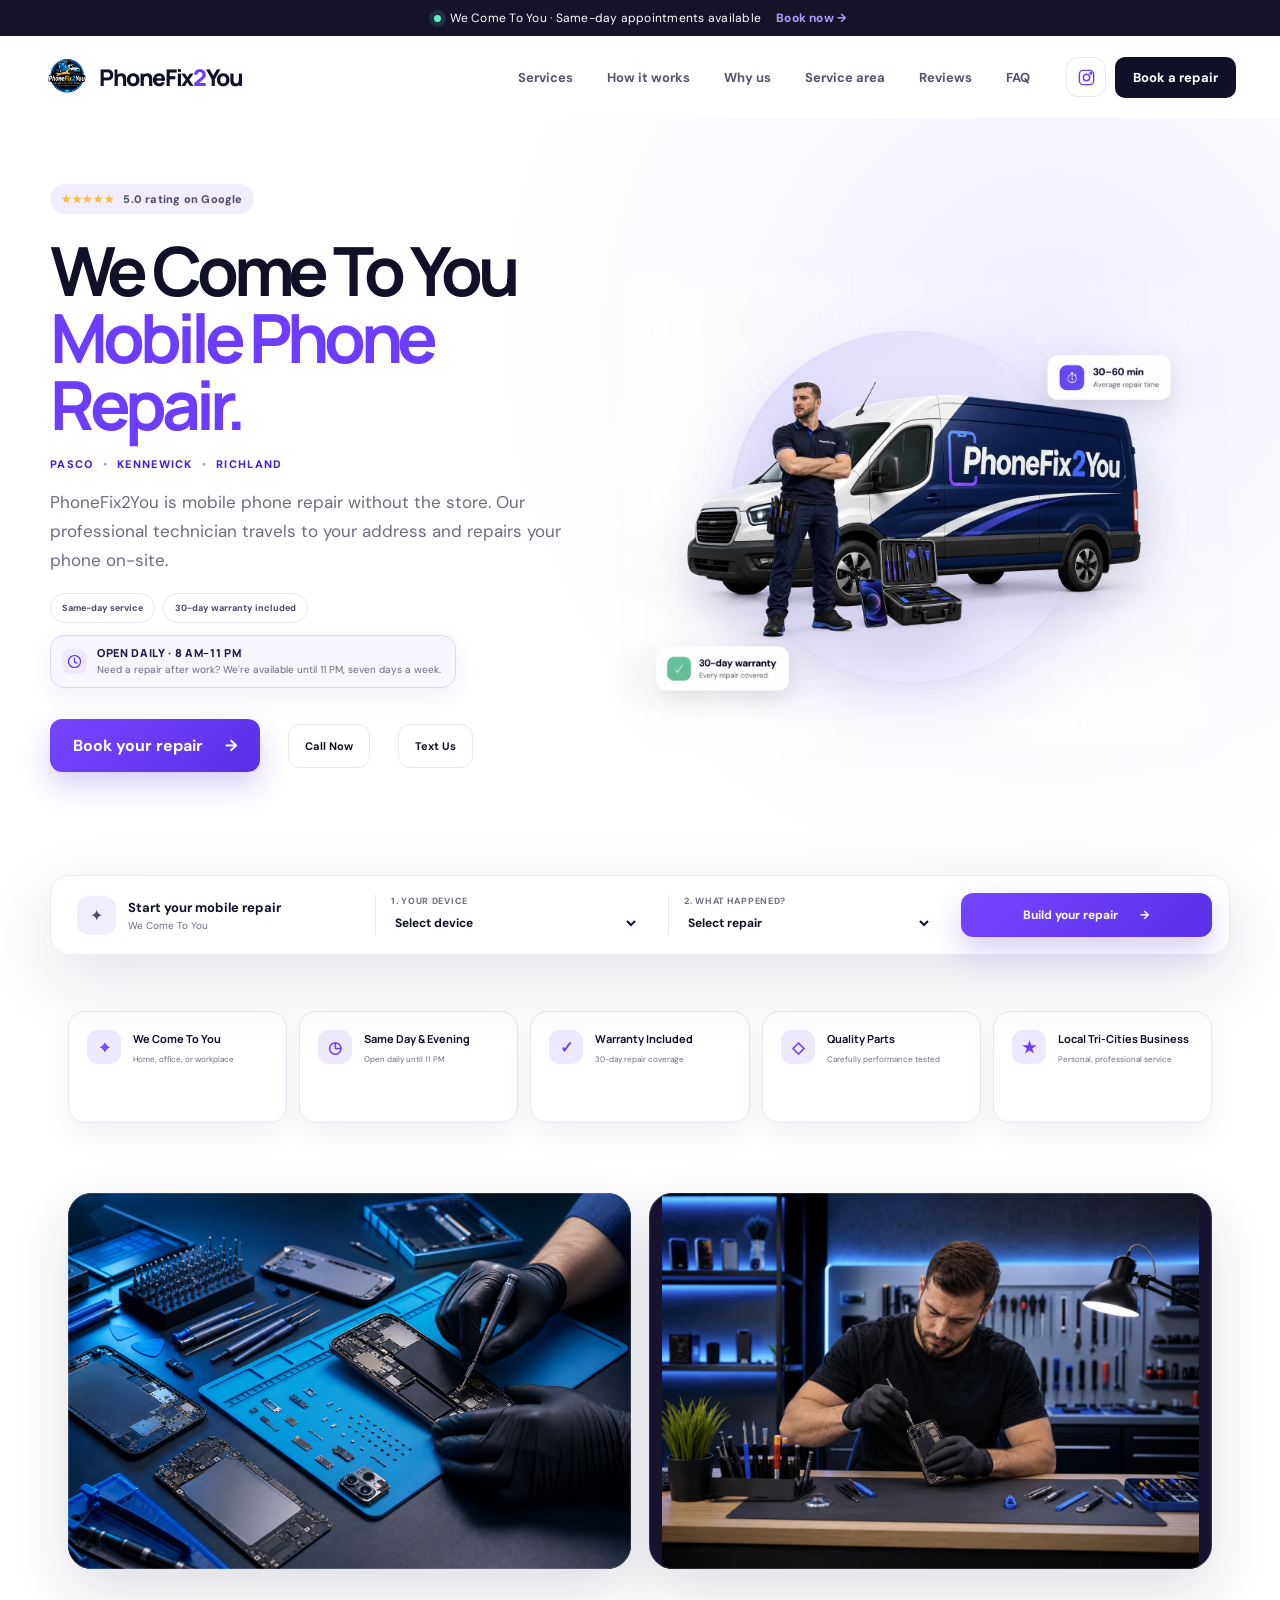
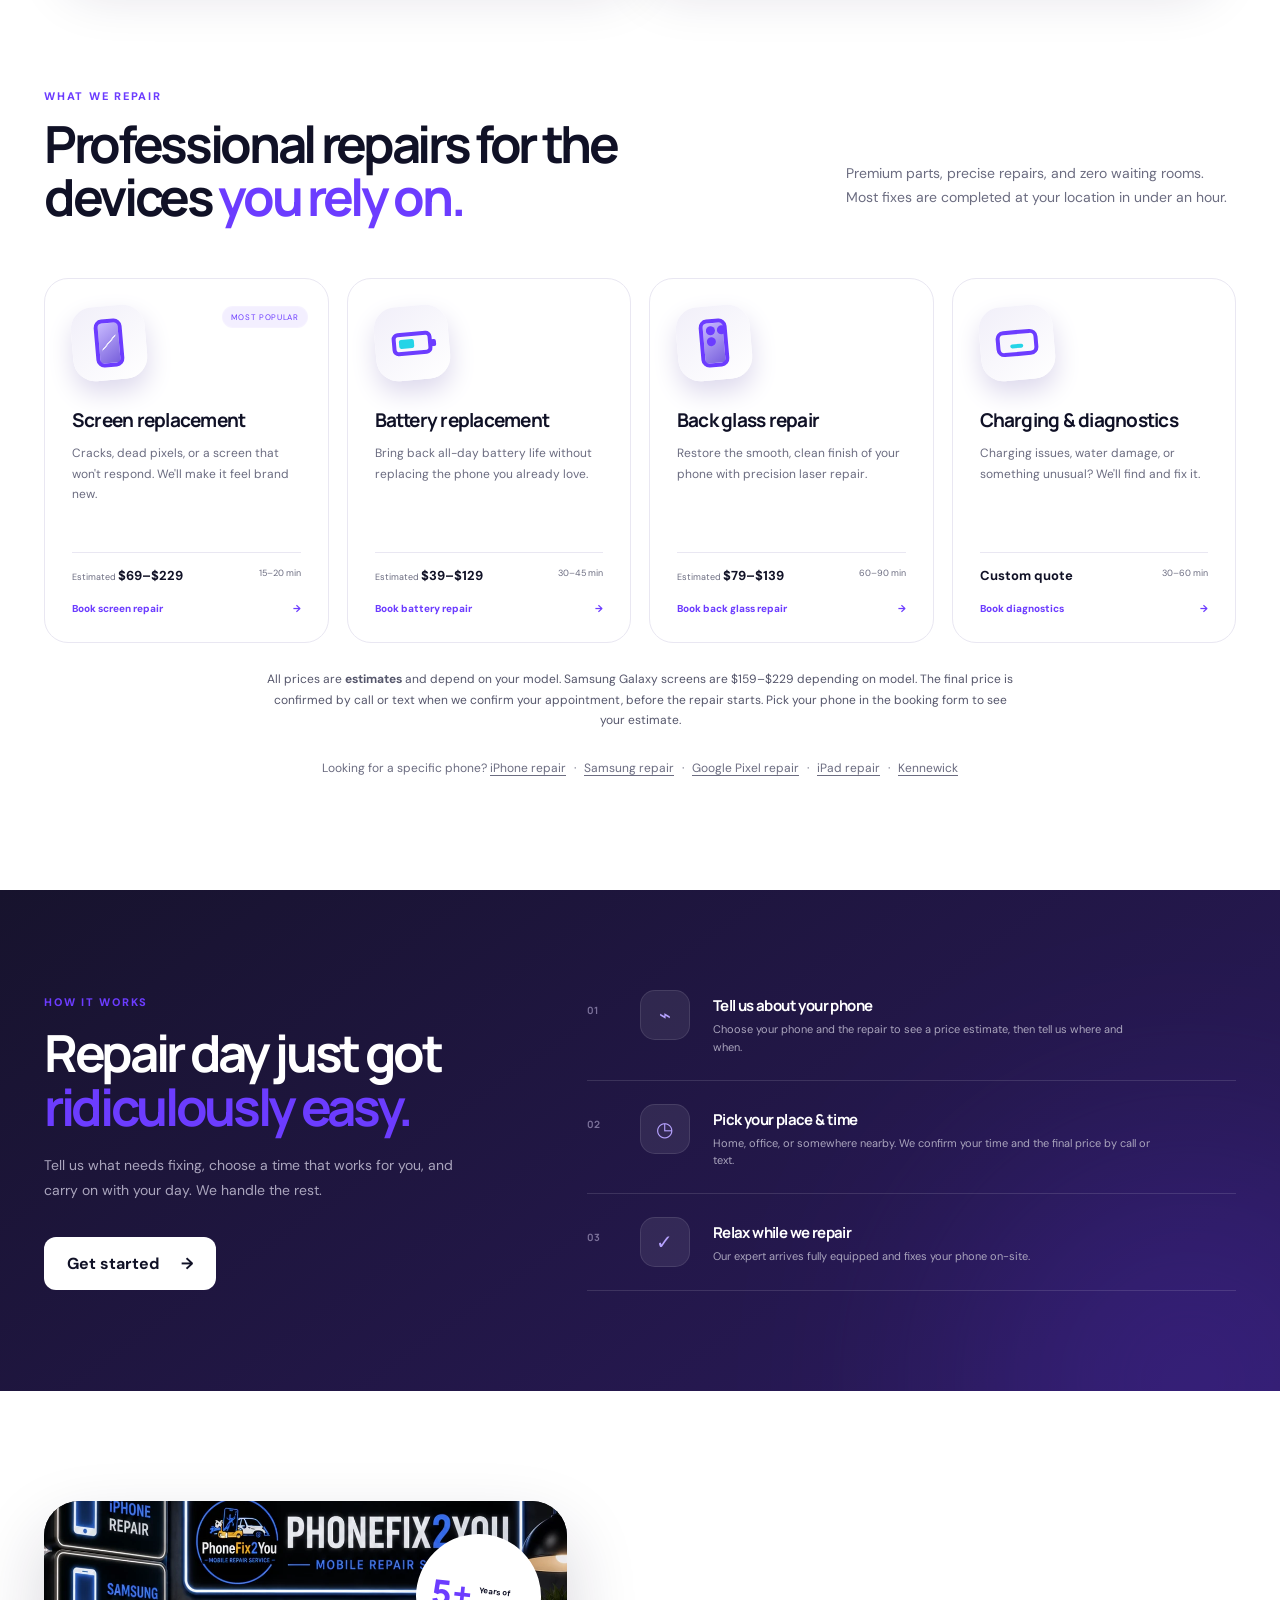
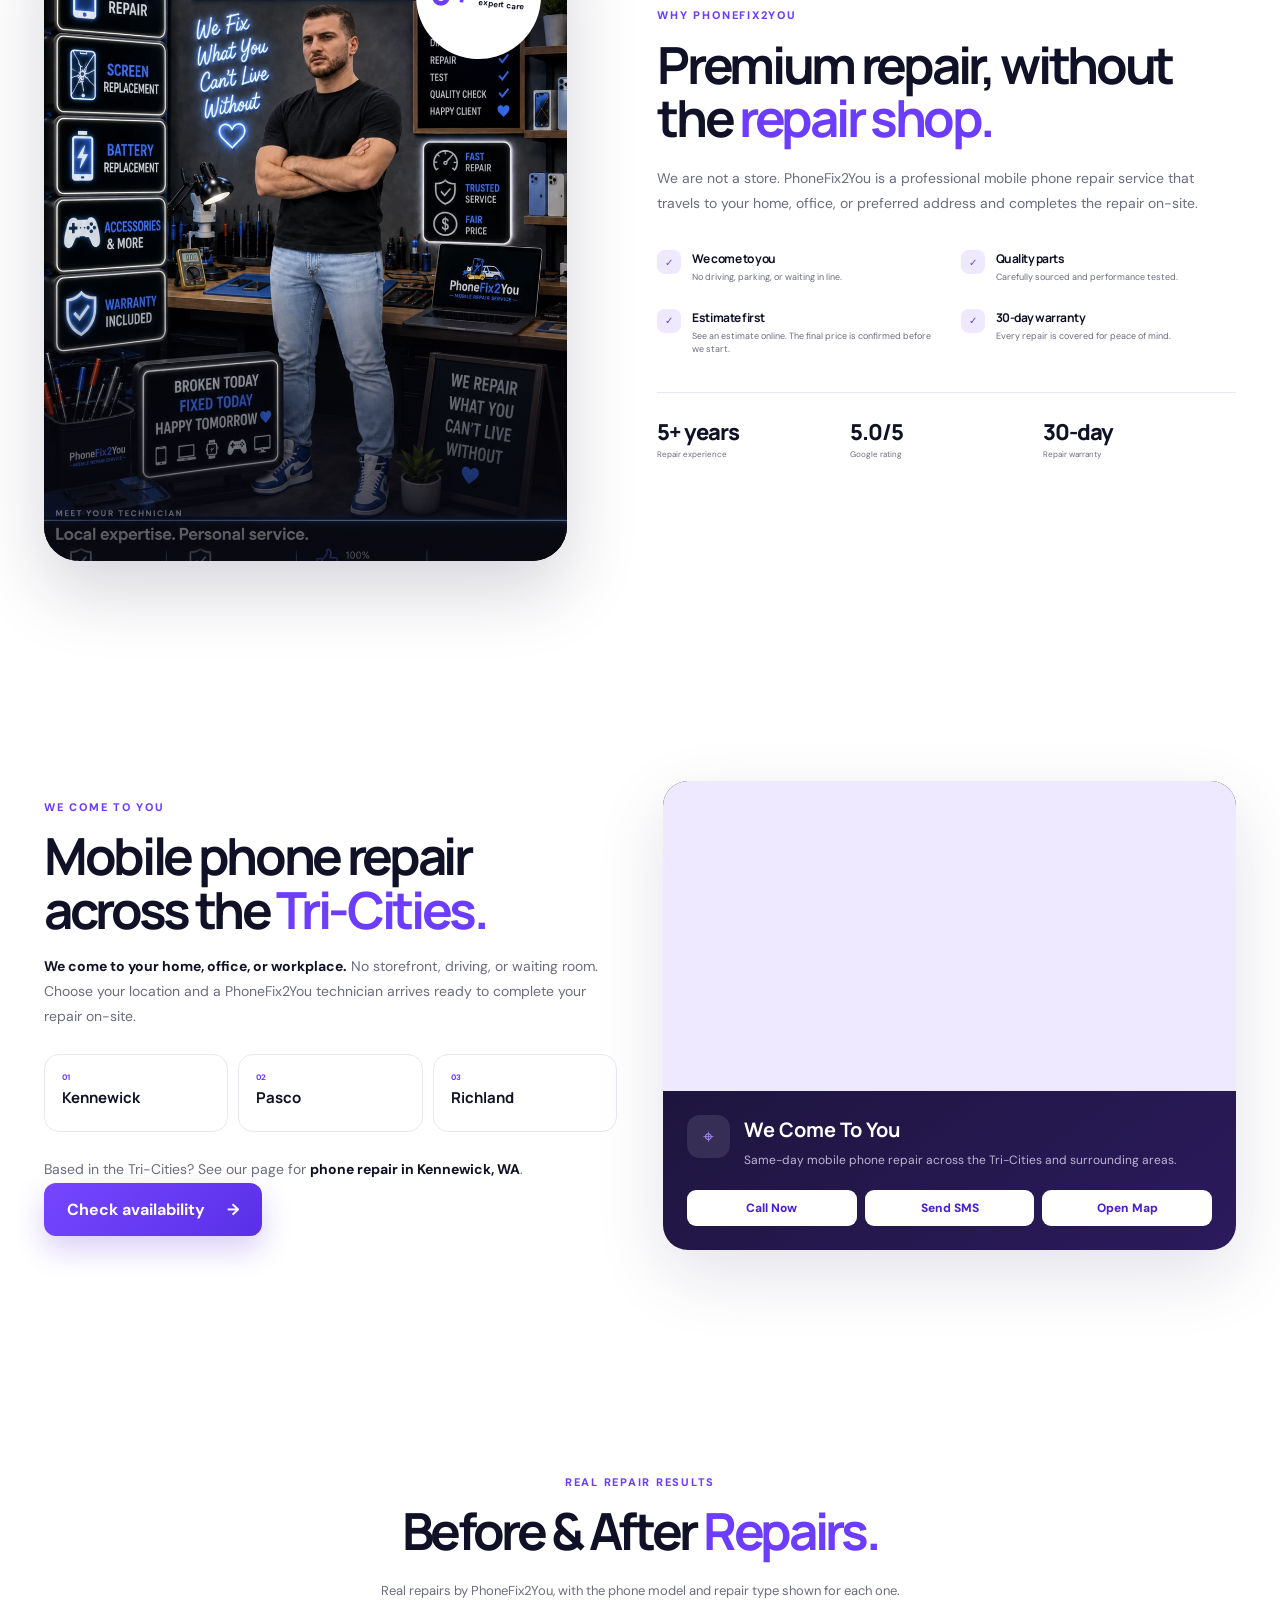
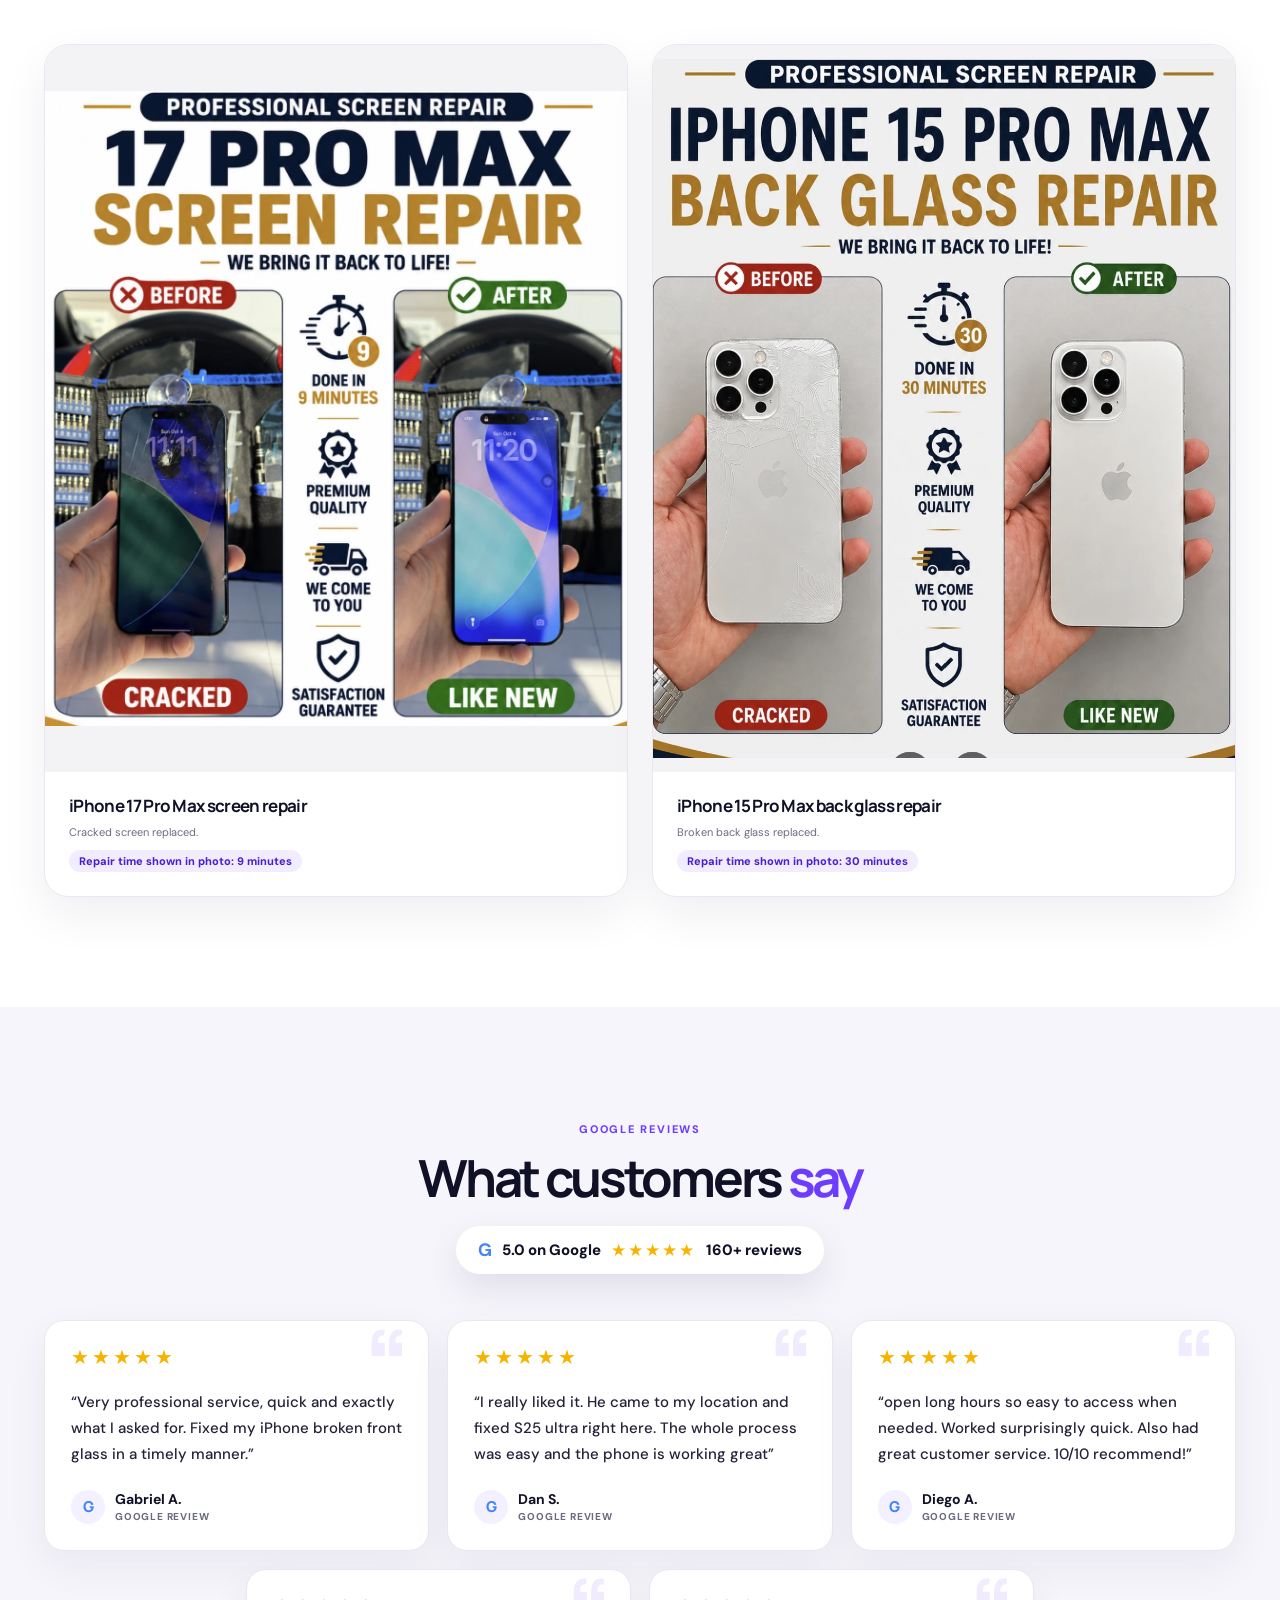
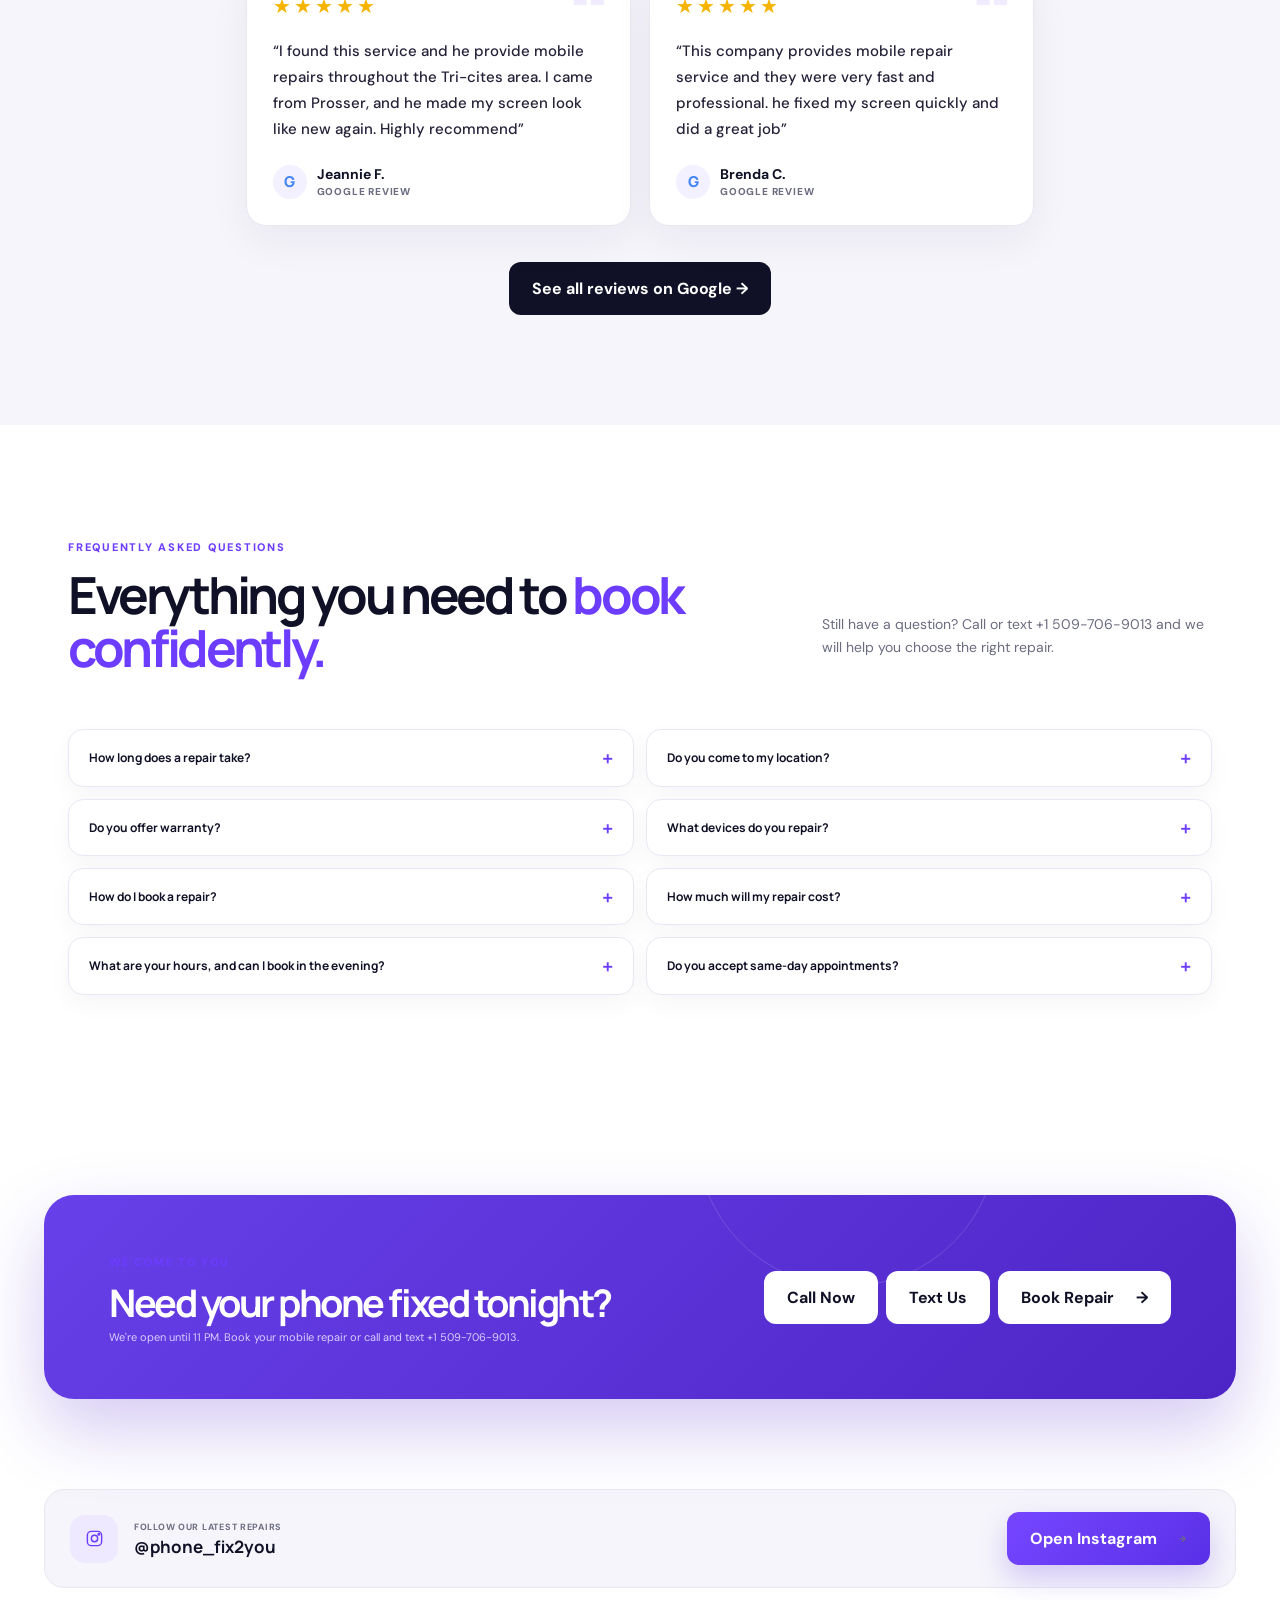
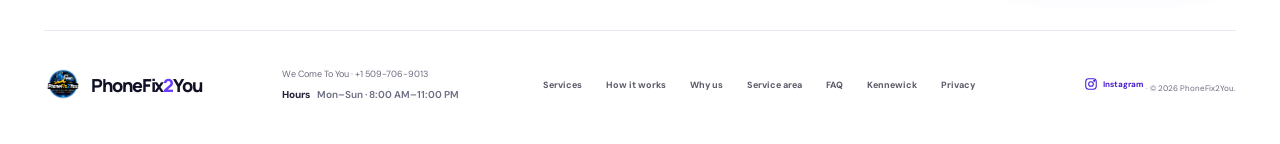
<file: index.html>
<!doctype html>
<html lang="en">
<head>
  <meta charset="UTF-8">
  <meta name="viewport" content="width=device-width, initial-scale=1.0">
  <!-- Google tag (gtag.js) -->
  <script async src="https://www.googletagmanager.com/gtag/js?id=G-J724BN0T0E"></script>
  <script>
    window.dataLayer = window.dataLayer || [];
    function gtag(){dataLayer.push(arguments);}
    gtag('js', new Date());

    gtag('config', 'G-J724BN0T0E');
  </script>
  <meta name="description" content="PhoneFix2You offers Mobile Phone Repair in Pasco, Kennewick, and Richland. iPhone repair and Samsung screen repair at your location. We Come To You.">
  <meta name="keywords" content="Mobile Phone Repair Pasco, Mobile Phone Repair Kennewick, Mobile Phone Repair Richland, iPhone Repair Near Me, Samsung Screen Repair, Phone Repair We Come To You">
  <meta name="google-site-verification" content="xud-qusr8_lXOkZEtKMlC2GGZXIiuiZ715GLVBcnD5E" />
  <meta name="theme-color" content="#161329">
  <link rel="canonical" href="https://www.phonefix2you.com/">
  <meta property="og:title" content="PhoneFix2You | We Come To You">
  <meta property="og:description" content="Mobile phone repair in Pasco, Kennewick, and Richland. Book an on-site repair at your location.">
  <meta property="og:type" content="website">
  <meta property="og:image" content="./assets/phonefix2you-hero.png?v=11">
  <title>PhoneFix2You | Mobile Phone Repair Pasco, Kennewick & Richland</title>
  <link rel="icon" href="/favicon.ico" sizes="any">
  <link rel="apple-touch-icon" href="/apple-touch-icon.png">
  <link rel="preconnect" href="https://fonts.googleapis.com">
  <link rel="preconnect" href="https://fonts.gstatic.com" crossorigin>
  <link href="https://fonts.googleapis.com/css2?family=DM+Sans:wght@400;500;600;700&family=Manrope:wght@600;700;800&display=swap" rel="stylesheet">
  <link rel="stylesheet" href="styles.css">
  <link rel="stylesheet" href="palette.css">
  <script type="application/ld+json">
    {"@context":"https://schema.org","@type":"LocalBusiness","name":"PhoneFix2You","url":"https://www.phonefix2you.com/","image":"https://www.phonefix2you.com/assets/phonefix2you-hero.png?v=11","telephone":"+1-509-706-9013","description":"Mobile phone repair service that comes to customers for on-site repairs.","areaServed":["Kennewick, WA","Pasco, WA","Richland, WA"],"priceRange":"$$","slogan":"We Come To You","sameAs":["https://maps.app.goo.gl/CNRpfNAqgQyWRgQ29?g_st=ic","https://www.instagram.com/phone_fix2you"],"openingHoursSpecification":[{"@type":"OpeningHoursSpecification","dayOfWeek":"https://schema.org/Monday","opens":"08:00","closes":"23:00"},{"@type":"OpeningHoursSpecification","dayOfWeek":"https://schema.org/Tuesday","opens":"08:00","closes":"23:00"},{"@type":"OpeningHoursSpecification","dayOfWeek":"https://schema.org/Wednesday","opens":"08:00","closes":"23:00"},{"@type":"OpeningHoursSpecification","dayOfWeek":"https://schema.org/Thursday","opens":"08:00","closes":"23:00"},{"@type":"OpeningHoursSpecification","dayOfWeek":"https://schema.org/Friday","opens":"08:00","closes":"23:00"},{"@type":"OpeningHoursSpecification","dayOfWeek":"https://schema.org/Saturday","opens":"08:00","closes":"23:00"},{"@type":"OpeningHoursSpecification","dayOfWeek":"https://schema.org/Sunday","opens":"08:00","closes":"23:00"}]}
  </script>
</head>
<body>
  <div class="announcement">
    <span class="pulse"></span>
    We Come To You · Same-day appointments available
    <a href="#booking">Book now <span>→</span></a>
  </div>

  <header class="site-header">
    <a class="brand" href="#" aria-label="PhoneFix2You home">
      <img class="brand-logo" src="./assets/phonefix2you-logo.png?v=11" alt="PhoneFix2You logo">
      <span>PhoneFix<span class="brand-dot">2</span>You</span>
    </a>
    <nav class="desktop-nav" id="main-nav" aria-label="Main navigation">
      <a href="#services">Services</a>
      <a href="#process">How it works</a>
      <a href="#about">Why us</a>
      
      <a href="#service-area">Service area</a>
      <a href="#reviews">Reviews</a>
      <a href="#faq">FAQ</a>
    </nav>
    <div class="header-actions">
      <a class="instagram-icon-link" href="https://www.instagram.com/phone_fix2you" target="_blank" rel="noopener" aria-label="Follow PhoneFix2You on Instagram">
        <svg viewBox="0 0 24 24" aria-hidden="true"><rect x="3" y="3" width="18" height="18" rx="5"></rect><circle cx="12" cy="12" r="4"></circle><circle cx="17.5" cy="6.5" r="1"></circle></svg>
      </a>
      <button class="button button-small button-dark header-cta booking-trigger" type="button">Book a repair</button>
    </div>
    <button class="menu-button" aria-label="Open menu" aria-expanded="false" aria-controls="main-nav">
      <span></span><span></span>
    </button>
  </header>

  <main>
    <section class="hero">
      <div class="hero-orb orb-one"></div>
      <div class="hero-orb orb-two"></div>
      <div class="hero-copy">
        <a class="eyebrow" href="https://maps.app.goo.gl/CNRpfNAqgQyWRgQ29?g_st=ic" target="_blank" rel="noopener"><span>★★★★★</span> 5.0 rating on Google</a>
        <h1>We Come To You<br><em>Mobile Phone Repair.</em></h1>
        <p class="hero-location">Pasco <span>•</span> Kennewick <span>•</span> Richland</p>
        <p class="hero-lead">PhoneFix2You is mobile phone repair without the store. Our professional technician travels to your address and repairs your phone on-site.</p>
        <div class="hero-proof-pills"><span>Same-day service</span><span>30-day warranty included</span></div>
        <div class="hero-hours-status" aria-label="Open daily from 8 AM to 11 PM">
          <svg viewBox="0 0 24 24" aria-hidden="true"><circle cx="12" cy="12" r="8.5"></circle><path d="M12 7.5v5l3.5 2"></path></svg>
          <span><strong>Open Daily · 8 AM–11 PM</strong><small>Need a repair after work? We're available until 11 PM, seven days a week.</small></span>
        </div>
        <div class="hero-actions">
          <button class="button button-primary booking-trigger" type="button">Book your repair <span>→</span></button>
          <a class="button button-contact" href="tel:+15097069013">Call Now</a>
          <a class="button button-contact" href="sms:+15097069013">Text Us</a>
        </div>
      </div>

      <div class="hero-visual">
        <div class="visual-glow"></div>
        <img class="hero-photo" src="./assets/phonefix2you-hero-van-soft.webp" alt="PhoneFix2You mobile phone repair technician next to a branded service van, with 30-60 minute average repair time and 30-day warranty">
      </div>

      <div class="booking-bar" id="booking">
        <div class="booking-heading">
          <span class="booking-icon">✦</span>
          <span><strong>Start your mobile repair</strong><small>We Come To You</small></span>
        </div>
        <label>
          <span>1. Your device</span>
          <select id="device-select">
            <option value="">Select device</option>
            <option>iPhone</option>
            <option>Samsung Galaxy</option>
            <option>Google Pixel</option>
            <option>Motorola</option>
            <option>Other smartphone</option>
          </select>
        </label>
        <label>
          <span>2. What happened?</span>
          <select id="repair-select">
            <option value="">Select repair</option>
            <option>Screen replacement</option>
            <option>Battery replacement</option>
            <option>Back glass replacement</option>
            <option>Charging port repair</option>
            <option>Camera repair</option>
            <option>Speaker repair</option>
            <option>Diagnostics / Other</option>
          </select>
        </label>
        <button class="button button-primary booking-submit" type="button">Build your repair <span>→</span></button>
      </div>
    </section>

    <section class="conversion-trust" aria-label="Why customers choose PhoneFix2You">
      <article><span class="conversion-trust-icon">⌖</span><div><strong>We Come To You</strong><small>Home, office, or workplace</small></div></article>
      <article><span class="conversion-trust-icon">◷</span><div><strong>Same Day &amp; Evening</strong><small>Open daily until 11 PM</small></div></article>
      <article><span class="conversion-trust-icon">✓</span><div><strong>Warranty Included</strong><small>30-day repair coverage</small></div></article>
      <article><span class="conversion-trust-icon">◇</span><div><strong>Quality Parts</strong><small>Carefully performance tested</small></div></article>
      <article><span class="conversion-trust-icon">★</span><div><strong>Local Tri-Cities Business</strong><small>Personal, professional service</small></div></article>
    </section>

    <section class="repair-visuals" aria-label="Professional phone repair">
      <div class="repair-visual"><img src="./assets/repair-workbench-hd.png" alt="Smartphone repair tools and internal components" loading="lazy"></div>
      <div class="repair-visual"><img src="./assets/repair-technician-new.webp" alt="PhoneFix2You technician repairing a smartphone at a workbench" loading="lazy"></div>
    </section>

    <section class="section services" id="services">
      <div class="section-heading split-heading">
        <div>
          <span class="kicker">What we repair</span>
          <h2>Professional repairs for the devices <em>you rely on.</em></h2>
        </div>
        <p>Premium parts, precise repairs, and zero waiting rooms. Most fixes are completed at your location in under an hour.</p>
      </div>
      <div class="service-grid">
        <article class="service-card">
          <div class="service-icon screen-icon"><span></span></div>
          <span class="popular-tag">Most popular</span>
          <h3>Screen replacement</h3>
          <p>Cracks, dead pixels, or a screen that won't respond. We'll make it feel brand new.</p>
          <div class="service-meta"><span>Estimated <strong data-price-range="screen">call or text</strong></span><span>15–20 min</span></div>
          <a href="#booking" data-repair="Screen Repair">Book screen repair <span>→</span></a>
        </article>
        <article class="service-card">
          <div class="service-icon battery-icon"><span></span></div>
          <h3>Battery replacement</h3>
          <p>Bring back all-day battery life without replacing the phone you already love.</p>
          <div class="service-meta"><span>Estimated <strong data-price-range="battery">call or text</strong></span><span>30–45 min</span></div>
          <a href="#booking" data-repair="Battery Replacement">Book battery repair <span>→</span></a>
        </article>
        <article class="service-card">
          <div class="service-icon back-icon"><span></span></div>
          <h3>Back glass repair</h3>
          <p>Restore the smooth, clean finish of your phone with precision laser repair.</p>
          <div class="service-meta"><span>Estimated <strong data-price-range="backglass">call or text</strong></span><span>60–90 min</span></div>
          <a href="#booking" data-repair="Back Glass Repair">Book back glass repair <span>→</span></a>
        </article>
        <article class="service-card">
          <div class="service-icon port-icon"><span></span></div>
          <h3>Charging & diagnostics</h3>
          <p>Charging issues, water damage, or something unusual? We'll find and fix it.</p>
          <div class="service-meta"><span><strong>Custom quote</strong></span><span>30–60 min</span></div>
          <a href="#booking" data-repair="Diagnostics">Book diagnostics <span>→</span></a>
        </article>
      </div>
      <p class="price-note center-note">All prices are <strong>estimates</strong> and depend on your model. Samsung Galaxy screens are <span data-price-range="samsung-screen">quoted by call or text</span> depending on model. The final price is confirmed by call or text when we confirm your appointment, before the repair starts. Pick your phone in the booking form to see your estimate.</p>
      <p class="device-links">Looking for a specific phone? <a href="/iphone-repair">iPhone repair</a><span aria-hidden="true">·</span><a href="/samsung-repair">Samsung repair</a><span aria-hidden="true">·</span><a href="/google-pixel-repair">Google Pixel repair</a><span aria-hidden="true">·</span><a href="/ipad-repair">iPad repair</a><span aria-hidden="true">·</span><a href="/phone-repair-kennewick">Kennewick</a></p>
    </section>

    <section class="section process" id="process">
      <div class="process-copy">
        <span class="kicker kicker-light">How it works</span>
        <h2>Repair day just got <em>ridiculously easy.</em></h2>
        <p>Tell us what needs fixing, choose a time that works for you, and carry on with your day. We handle the rest.</p>
        <a class="button button-light" href="#booking">Get started <span>→</span></a>
      </div>
      <div class="steps">
        <article><span class="step-number">01</span><div class="step-icon">⌁</div><div><h3>Tell us about your phone</h3><p>Choose your phone and the repair to see a price estimate, then tell us where and when.</p></div></article>
        <article><span class="step-number">02</span><div class="step-icon">◷</div><div><h3>Pick your place & time</h3><p>Home, office, or somewhere nearby. We confirm your time and the final price by call or text.</p></div></article>
        <article><span class="step-number">03</span><div class="step-icon">✓</div><div><h3>Relax while we repair</h3><p>Our expert arrives fully equipped and fixes your phone on-site.</p></div></article>
      </div>
    </section>

    <section class="section why-us" id="about">
      <div class="why-visual">
        <img class="about-photo" src="./assets/phonefix2you-about-ali.webp" alt="PhoneFix2You mobile repair specialist standing in his workshop" loading="lazy">
        <div class="experience-badge"><strong>5+</strong><span>Years of<br>expert care</span></div>
      </div>
      <div class="why-copy">
        <span class="kicker">Why PhoneFix2You</span>
        <h2>Premium repair, without the <em>repair shop.</em></h2>
        <p class="lead-copy">We are not a store. PhoneFix2You is a professional mobile phone repair service that travels to your home, office, or preferred address and completes the repair on-site.</p>
        <div class="benefit-grid">
          <article><span>✓</span><div><h3>We come to you</h3><p>No driving, parking, or waiting in line.</p></div></article>
          <article><span>✓</span><div><h3>Quality parts</h3><p>Carefully sourced and performance tested.</p></div></article>
          <article><span>✓</span><div><h3>Estimate first</h3><p>See an estimate online. The final price is confirmed before we start.</p></div></article>
          <article><span>✓</span><div><h3>30-day warranty</h3><p>Every repair is covered for peace of mind.</p></div></article>
        </div>
        <div class="stats">
          <div><strong>5+ years</strong><span>Repair experience</span></div>
          <div><strong>5.0/5</strong><span>Google rating</span></div>
          <div><strong>30-day</strong><span>Repair warranty</span></div>
        </div>
      </div>
    </section>

    <section class="section service-area" id="service-area">
      <div class="area-copy">
        <span class="kicker">We Come To You</span>
        <h2>Mobile phone repair across the <em>Tri-Cities.</em></h2>
        <p><strong>We come to your home, office, or workplace.</strong> No storefront, driving, or waiting room. Choose your location and a PhoneFix2You technician arrives ready to complete your repair on-site.</p>
        <div class="city-grid city-grid-expanded"><article><span>01</span><strong>Kennewick</strong></article><article><span>02</span><strong>Pasco</strong></article><article><span>03</span><strong>Richland</strong></article></div>
        <p class="price-note">Based in the Tri-Cities? See our page for <a href="/phone-repair-kennewick"><strong>phone repair in Kennewick, WA</strong></a>.</p>
        <button class="button button-primary booking-trigger" type="button">Check availability <span>→</span></button>
      </div>
      <div class="area-card">
        <div class="area-map">
          <iframe src="https://www.google.com/maps?q=Tri-Cities%2C%20Washington&output=embed" title="PhoneFix2You Tri-Cities service area map" loading="lazy" referrerpolicy="no-referrer-when-downgrade"></iframe>
        </div>
        <div class="area-card-copy">
          <div><span class="area-pin">⌖</span><span><strong>We Come To You</strong><p>Same-day mobile phone repair across the Tri-Cities and surrounding areas.</p></span></div>
          <div class="area-actions"><a href="tel:+15097069013">Call Now</a><a href="sms:+15097069013">Send SMS</a><a href="https://maps.app.goo.gl/CNRpfNAqgQyWRgQ29?g_st=ic" target="_blank" rel="noopener">Open Map</a></div>
        </div>
      </div>
    </section>

    <section class="section repair-gallery" id="gallery">
      <div class="section-heading center-heading">
        <span class="kicker">Real repair results</span>
        <h2>Before &amp; After <em>Repairs.</em></h2>
        <p>Real repairs by PhoneFix2You, with the phone model and repair type shown for each one.</p>
      </div>
      <div class="repair-gallery-grid">
        <article class="repair-gallery-card">
          <div class="before-after-photo"><img src="./assets/before-after-17-pro-max-screen.webp" alt="Before and after iPhone 17 Pro Max screen repair" loading="lazy"></div>
          <div><h3>iPhone 17 Pro Max screen repair</h3><p>Cracked screen replaced.</p><span class="gallery-caption-meta">Repair time shown in photo: 9 minutes</span></div>
        </article>
        <article class="repair-gallery-card">
          <div class="before-after-photo"><img src="./assets/before-after-15-pro-max-back-glass.webp" alt="Before and after iPhone 15 Pro Max back glass repair" loading="lazy"></div>
          <div><h3>iPhone 15 Pro Max back glass repair</h3><p>Broken back glass replaced.</p><span class="gallery-caption-meta">Repair time shown in photo: 30 minutes</span></div>
        </article>
      </div>
    </section>

    <section class="section reviews customer-reviews" id="reviews">
      <div class="section-heading center-heading">
        <span class="kicker">Google reviews</span>
        <h2>What customers <em>say</em></h2>
        <a class="google-rating" href="https://maps.app.goo.gl/CNRpfNAqgQyWRgQ29?g_st=ic" target="_blank" rel="noopener"><strong>G</strong><span><b>5.0 on Google</b><i class="pill-stars" aria-hidden="true">★★★★★</i><b>160+ reviews</b></span></a>
      </div>
      <div class="customer-review-grid">
        <figure class="customer-review">
          <div class="review-stars" role="img" aria-label="5 out of 5 stars">★★★★★</div>
          <blockquote>&ldquo;Very professional service, quick and exactly what I asked for. Fixed my iPhone broken front glass in a timely manner.&rdquo;</blockquote>
          <figcaption><span aria-hidden="true">G</span><div><strong>Gabriel A.</strong><small>Google review</small></div></figcaption>
        </figure>
        <figure class="customer-review">
          <div class="review-stars" role="img" aria-label="5 out of 5 stars">★★★★★</div>
          <blockquote>&ldquo;I really liked it. He came to my location and fixed S25 ultra right here. The whole process was easy and the phone is working great&rdquo;</blockquote>
          <figcaption><span aria-hidden="true">G</span><div><strong>Dan S.</strong><small>Google review</small></div></figcaption>
        </figure>
        <figure class="customer-review">
          <div class="review-stars" role="img" aria-label="5 out of 5 stars">★★★★★</div>
          <blockquote>&ldquo;open long hours so easy to access when needed. Worked surprisingly quick. Also had great customer service. 10/10 recommend!&rdquo;</blockquote>
          <figcaption><span aria-hidden="true">G</span><div><strong>Diego A.</strong><small>Google review</small></div></figcaption>
        </figure>
        <figure class="customer-review">
          <div class="review-stars" role="img" aria-label="5 out of 5 stars">★★★★★</div>
          <blockquote>&ldquo;I found this service and he provide mobile repairs throughout the Tri-cites area. I came from Prosser, and he made my screen look like new again. Highly recommend&rdquo;</blockquote>
          <figcaption><span aria-hidden="true">G</span><div><strong>Jeannie F.</strong><small>Google review</small></div></figcaption>
        </figure>
        <figure class="customer-review">
          <div class="review-stars" role="img" aria-label="5 out of 5 stars">★★★★★</div>
          <blockquote>&ldquo;This company provides mobile repair service and they were very fast and professional. he fixed my screen quickly and did a great job&rdquo;</blockquote>
          <figcaption><span aria-hidden="true">G</span><div><strong>Brenda C.</strong><small>Google review</small></div></figcaption>
        </figure>
      </div>
      <a class="button button-dark reviews-button" href="https://www.google.com/maps?cid=16524846673496115915" target="_blank" rel="noopener">See all reviews on Google <span>→</span></a>
    </section>

    <section class="section faq-section" id="faq">
      <div class="section-heading split-heading">
        <div><span class="kicker">Frequently asked questions</span><h2>Everything you need to <em>book confidently.</em></h2></div>
        <p>Still have a question? Call or text +1 509-706-9013 and we will help you choose the right repair.</p>
      </div>
      <div class="faq-grid">
        <details><summary>How long does a repair take?</summary><p>Most repairs are completed in 30–60 minutes. Many iPhone screen repairs take approximately 15–20 minutes.</p></details>
        <details><summary>Do you come to my location?</summary><p>Yes. We come to your home, office, workplace, or another convenient location in our service area.</p></details>
        <details><summary>Do you offer warranty?</summary><p>Yes. PhoneFix2You repairs include a 30-day warranty for added peace of mind.</p></details>
        <details><summary>What devices do you repair?</summary><p>We repair Apple iPhone, Samsung Galaxy, Google Pixel, Motorola, and many other smartphones.</p></details>
        <details><summary>How do I book a repair?</summary><p>Use the Book Repair button, call us, or send a text. Choose your phone and repair to see an estimate, then enter your details and a preferred time. The form prepares a text message to us; nothing is booked until we confirm by call or text.</p></details>
        <details><summary>How much will my repair cost?</summary><p>Prices on this site are estimates and depend on your model. Choose your phone and repair in the booking form to see your estimate. The final price is confirmed by call or text when we confirm your appointment, before the repair starts.</p></details>
        <details><summary>What are your hours, and can I book in the evening?</summary><p>We are open daily 8 AM–11 PM, Tri-Cities time. In the booking form you can request an appointment time from 8 AM to 10 PM. Every request is confirmed by call or text, so it is not a booked appointment until we reply. For anything urgent or later, call or text +1 509-706-9013.</p></details>
        <details><summary>Do you accept same-day appointments?</summary><p>Yes, same-day appointments are available when scheduling allows. Contact us early for the best availability.</p></details>
      </div>
    </section>

    <section class="cta-section">
      <div>
        <span class="kicker kicker-light">We Come To You</span>
        <h2>Need your phone fixed tonight?</h2>
        <p>We're open until 11 PM. Book your mobile repair or call and text +1 509-706-9013.</p>
      </div>
      <div class="cta-actions"><a class="button button-light" href="tel:+15097069013">Call Now</a><a class="button button-light" href="sms:+15097069013">Text Us</a><button class="button button-light booking-trigger" type="button">Book Repair <span>→</span></button></div>
    </section>
  </main>

  <section class="instagram-cta">
    <div class="instagram-cta-icon"><svg viewBox="0 0 24 24" aria-hidden="true"><rect x="3" y="3" width="18" height="18" rx="5"></rect><circle cx="12" cy="12" r="4"></circle><circle cx="17.5" cy="6.5" r="1"></circle></svg></div>
    <div><span>Follow our latest repairs</span><strong>@phone_fix2you</strong></div>
    <a class="button button-primary" href="https://www.instagram.com/phone_fix2you" target="_blank" rel="noopener">Open Instagram <span>→</span></a>
  </section>

  <footer>
    <a class="brand brand-footer" href="#"><img class="brand-logo" src="./assets/phonefix2you-logo.png?v=11" alt="PhoneFix2You logo" loading="lazy"><span>PhoneFix<span class="brand-dot">2</span>You</span></a>
    <p class="footer-contact"><span>We Come To You · <a href="tel:+15097069013">+1 509-706-9013</a></span><span class="footer-hours"><strong>Hours</strong> Mon–Sun · 8:00 AM–11:00 PM</span></p>
    <div><a href="#services">Services</a><a href="#process">How it works</a><a href="#about">Why us</a><a href="#service-area">Service area</a><a href="#faq">FAQ</a><a href="/phone-repair-kennewick">Kennewick</a><a href="/privacy">Privacy</a></div>
    <small><a class="footer-instagram" href="https://www.instagram.com/phone_fix2you" target="_blank" rel="noopener" aria-label="Follow PhoneFix2You on Instagram"><svg viewBox="0 0 24 24" aria-hidden="true"><rect x="3" y="3" width="18" height="18" rx="5"></rect><circle cx="12" cy="12" r="4"></circle><circle cx="17.5" cy="6.5" r="1"></circle></svg> Instagram</a> · © 2026 PhoneFix2You.</small>
  </footer>

  <div class="mobile-book">
    <a class="mobile-contact" href="tel:+15097069013">Call</a>
    <a class="mobile-contact" href="sms:+15097069013">SMS</a>
    <button class="button button-primary booking-trigger" type="button">Book a repair <span>→</span></button>
  </div>
  <div class="modal" id="booking-modal" aria-hidden="true">
    <div class="modal-card booking-modal-card">
      <button class="modal-close" aria-label="Close">×</button>
      <div class="booking-progress"><span class="active"></span><span></span><span></span></div>
      <div class="booking-step-copy"><span class="kicker" id="step-kicker">Step 1 of 3</span><h2 id="step-title">Choose your phone</h2><p id="step-description">Pick the brand, then your model.</p></div>
      <div class="booking-step-content" id="booking-step-content"></div>
      <p class="booking-alert" id="booking-alert" role="alert" aria-live="polite"></p>
      <div class="booking-controls"><button class="button booking-back" type="button">Back</button><button class="button button-primary booking-next" type="button">Continue <span>→</span></button></div>
      <small class="booking-note">No payment collected online. Times are requests: we confirm every appointment and the final price by call or text. <a href="/privacy">Privacy Policy</a></small>
    </div>
  </div>
  <script src="script.js"></script>
</body>
</html>
</file>
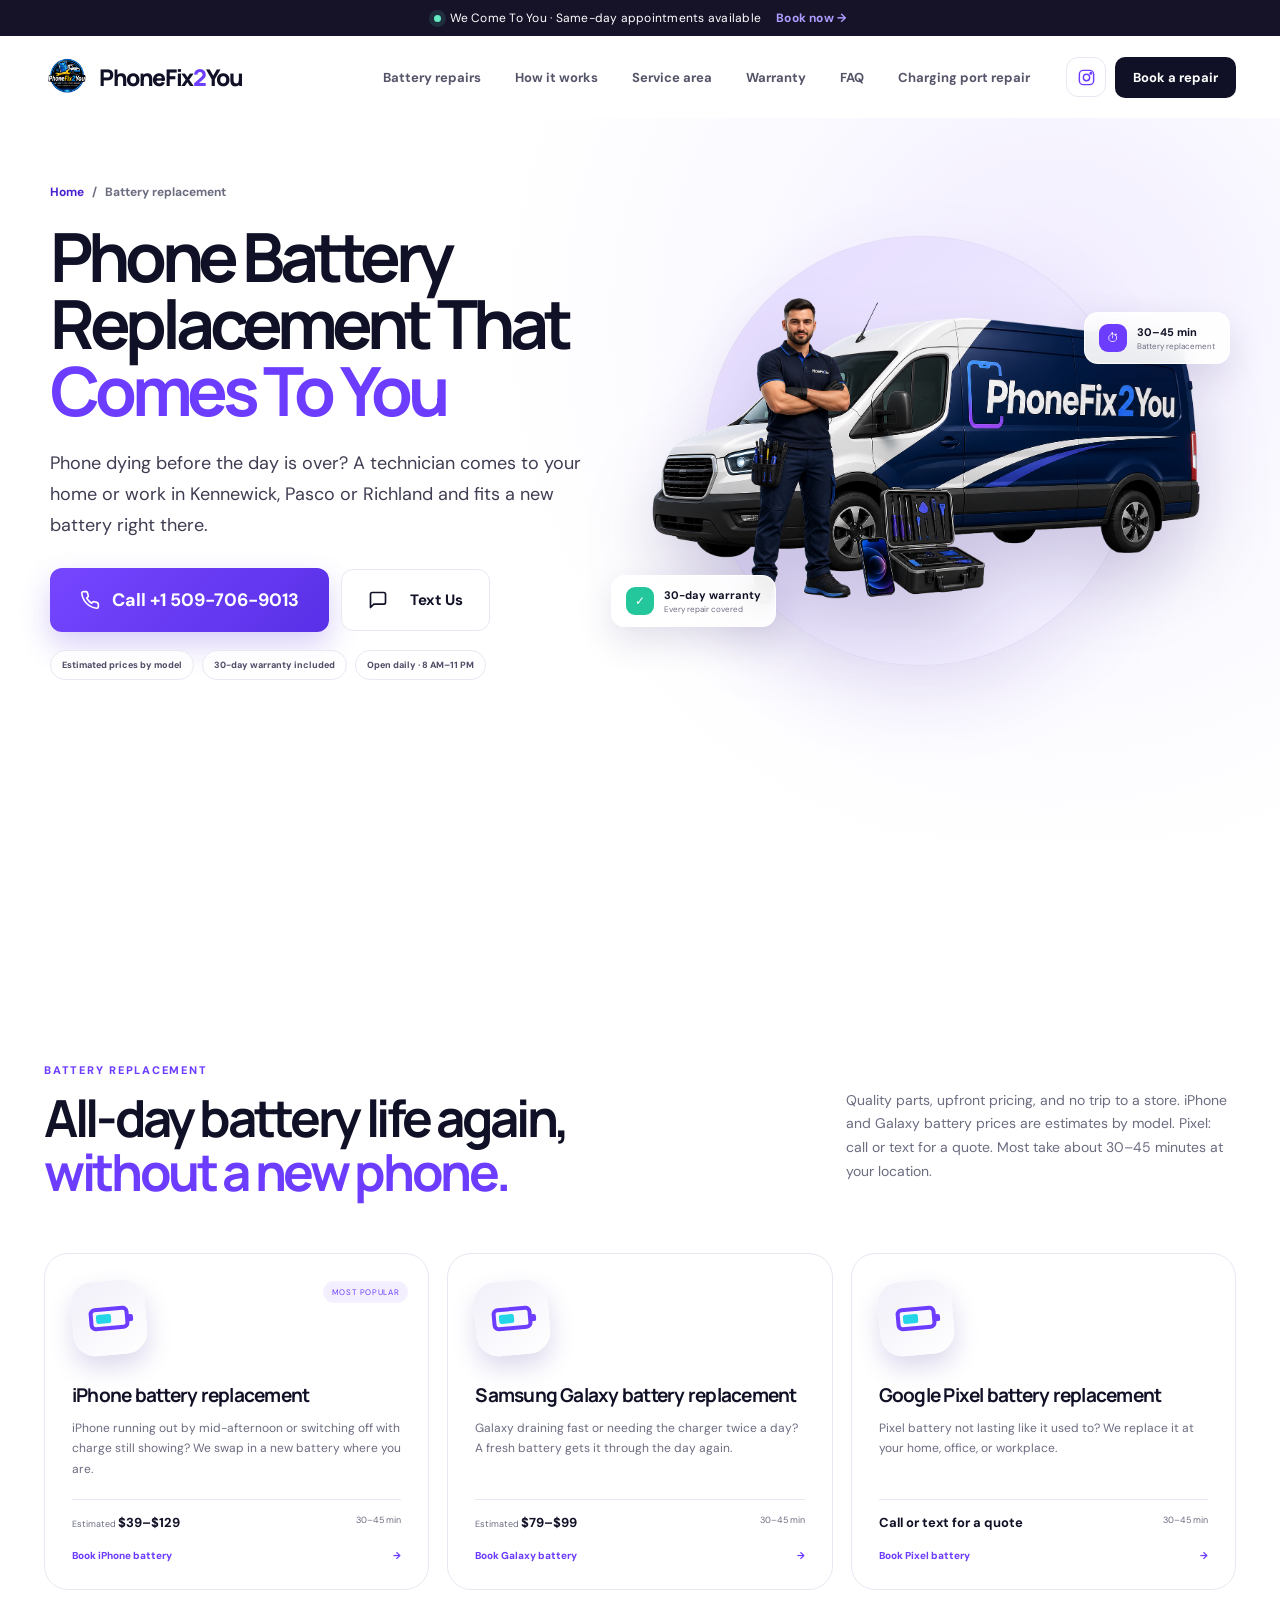
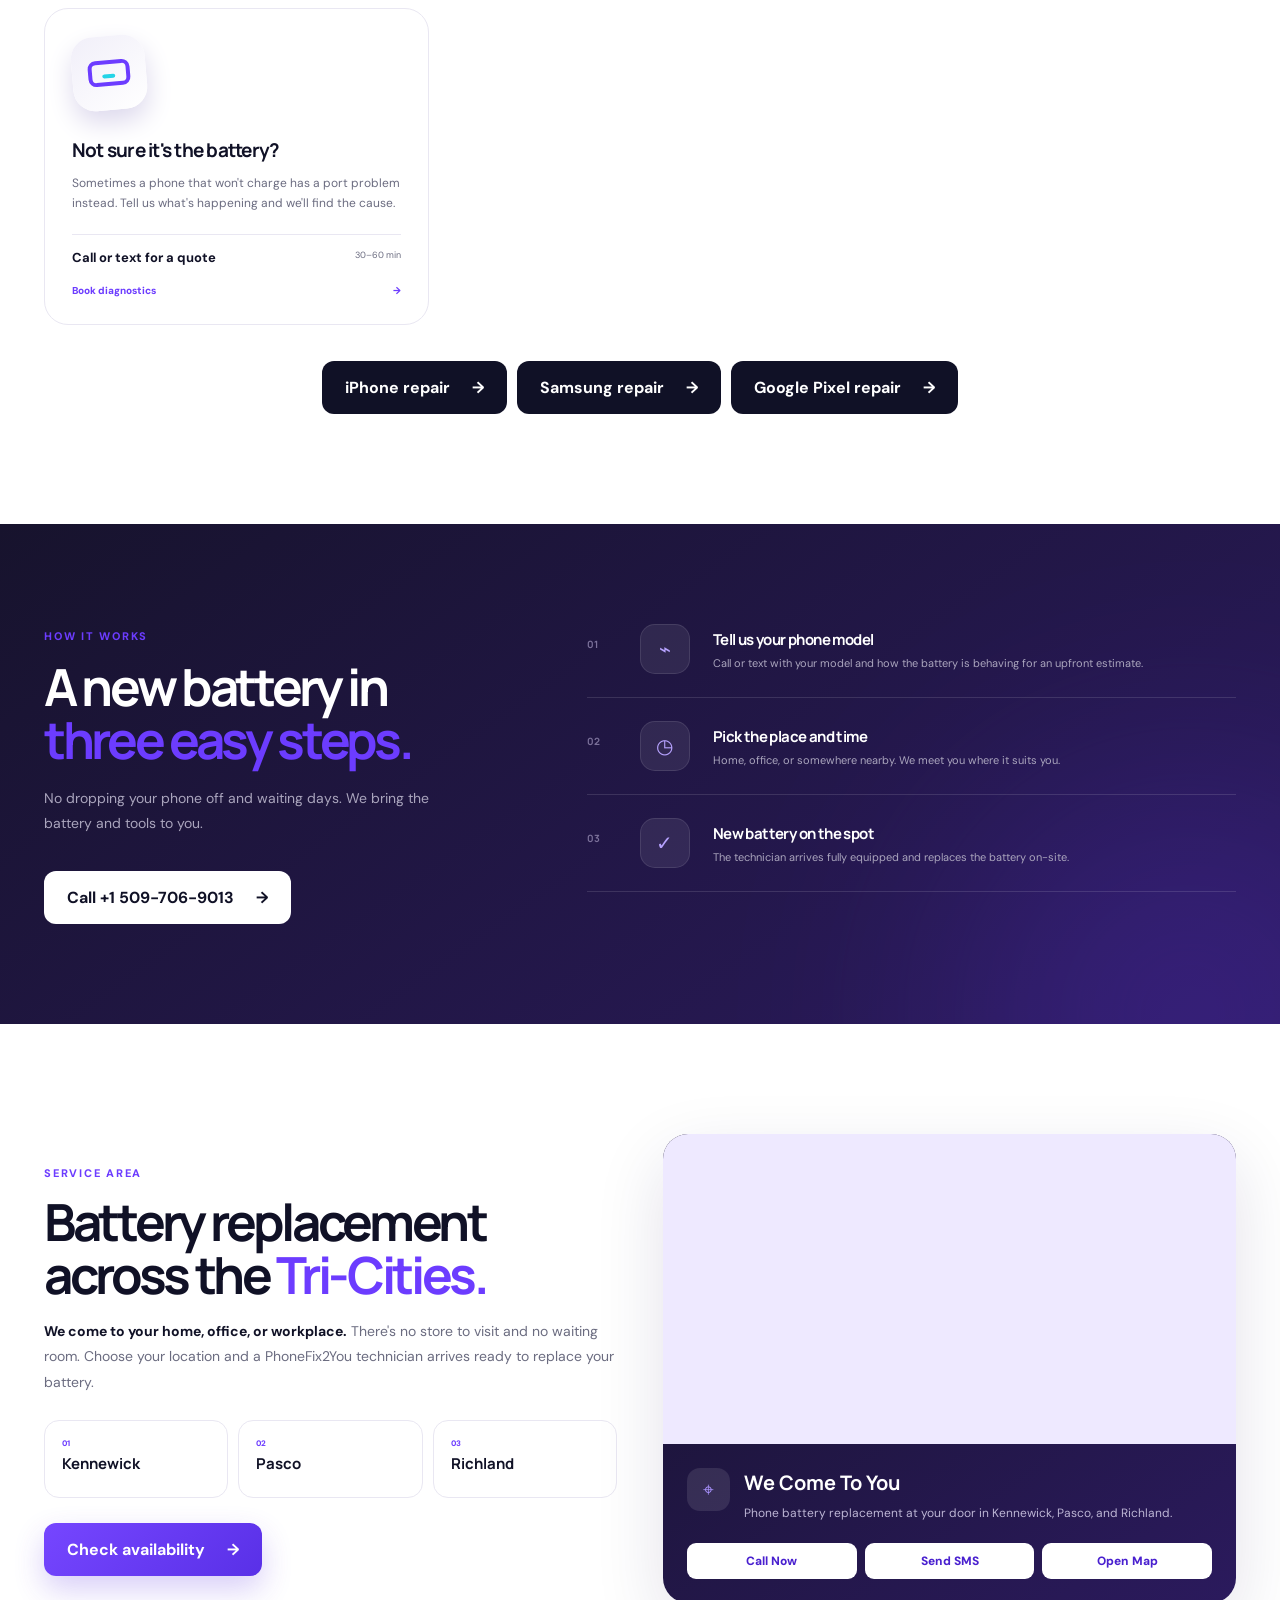
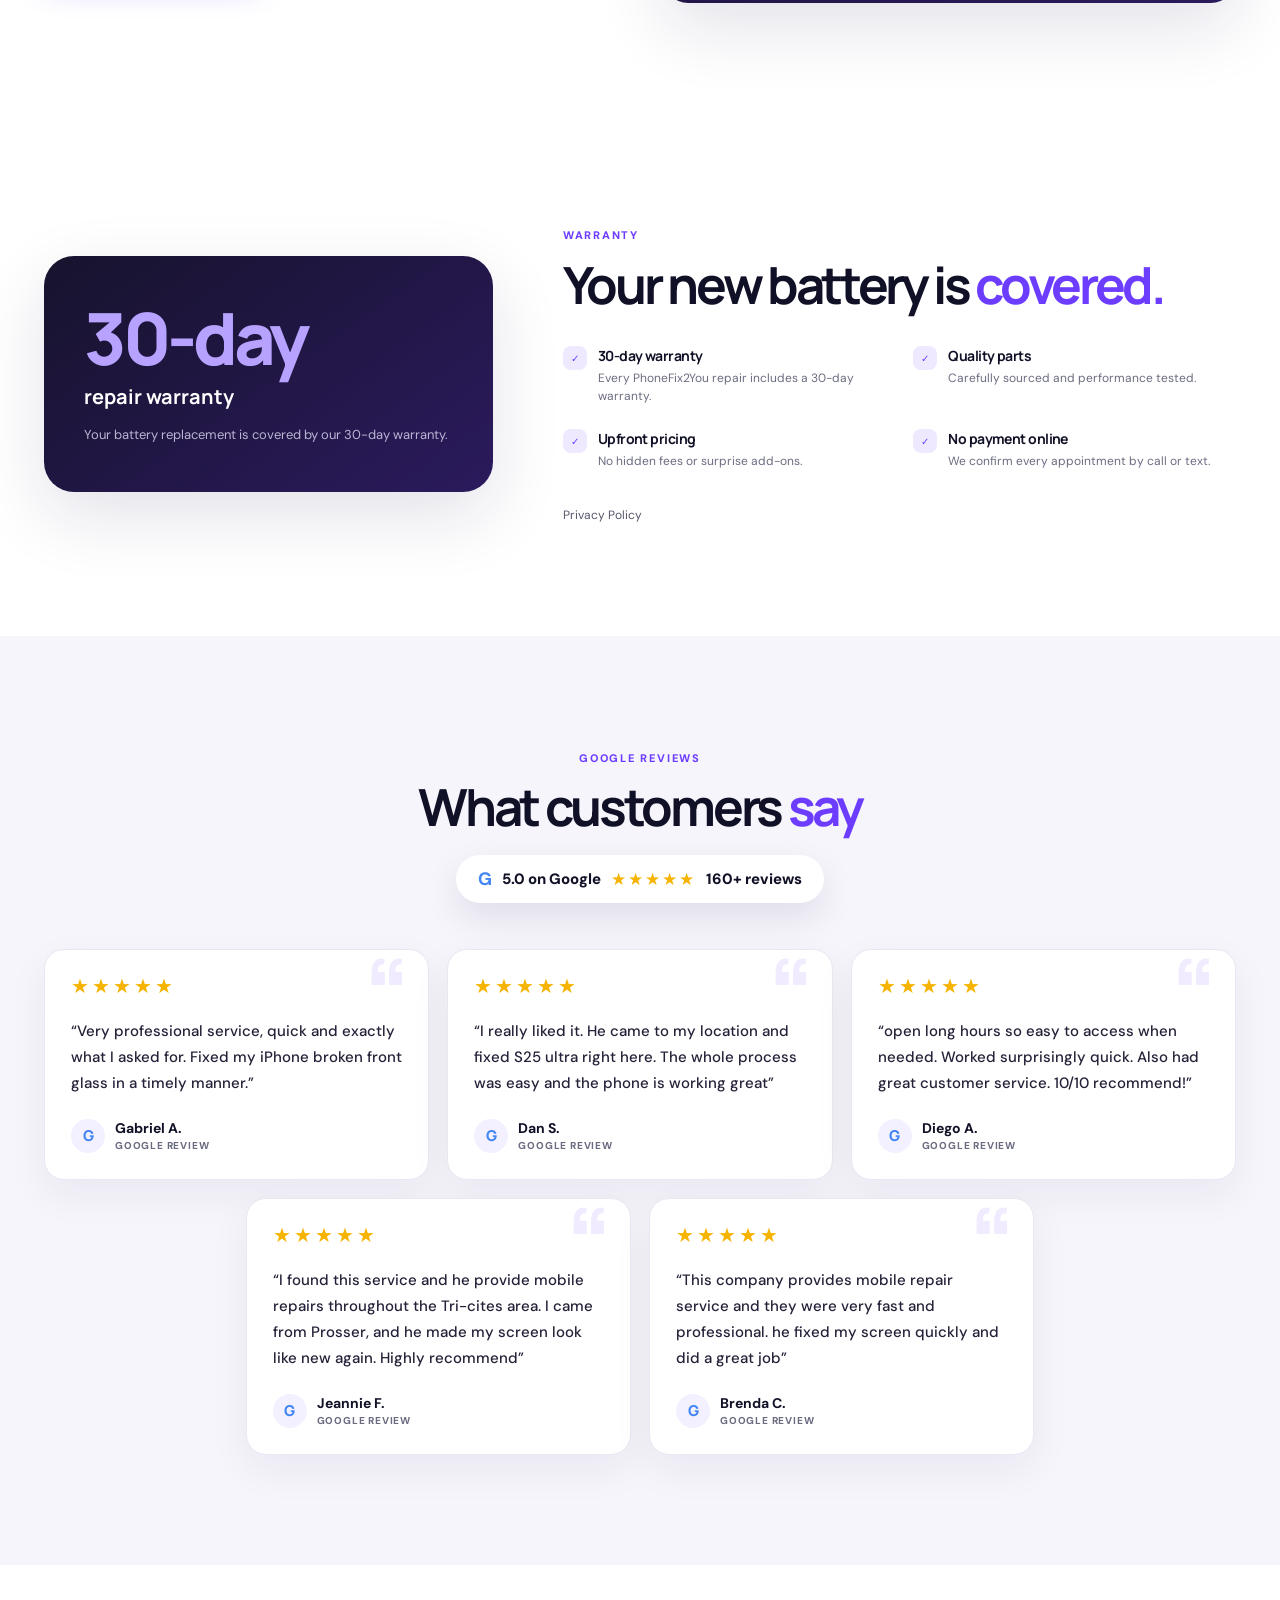
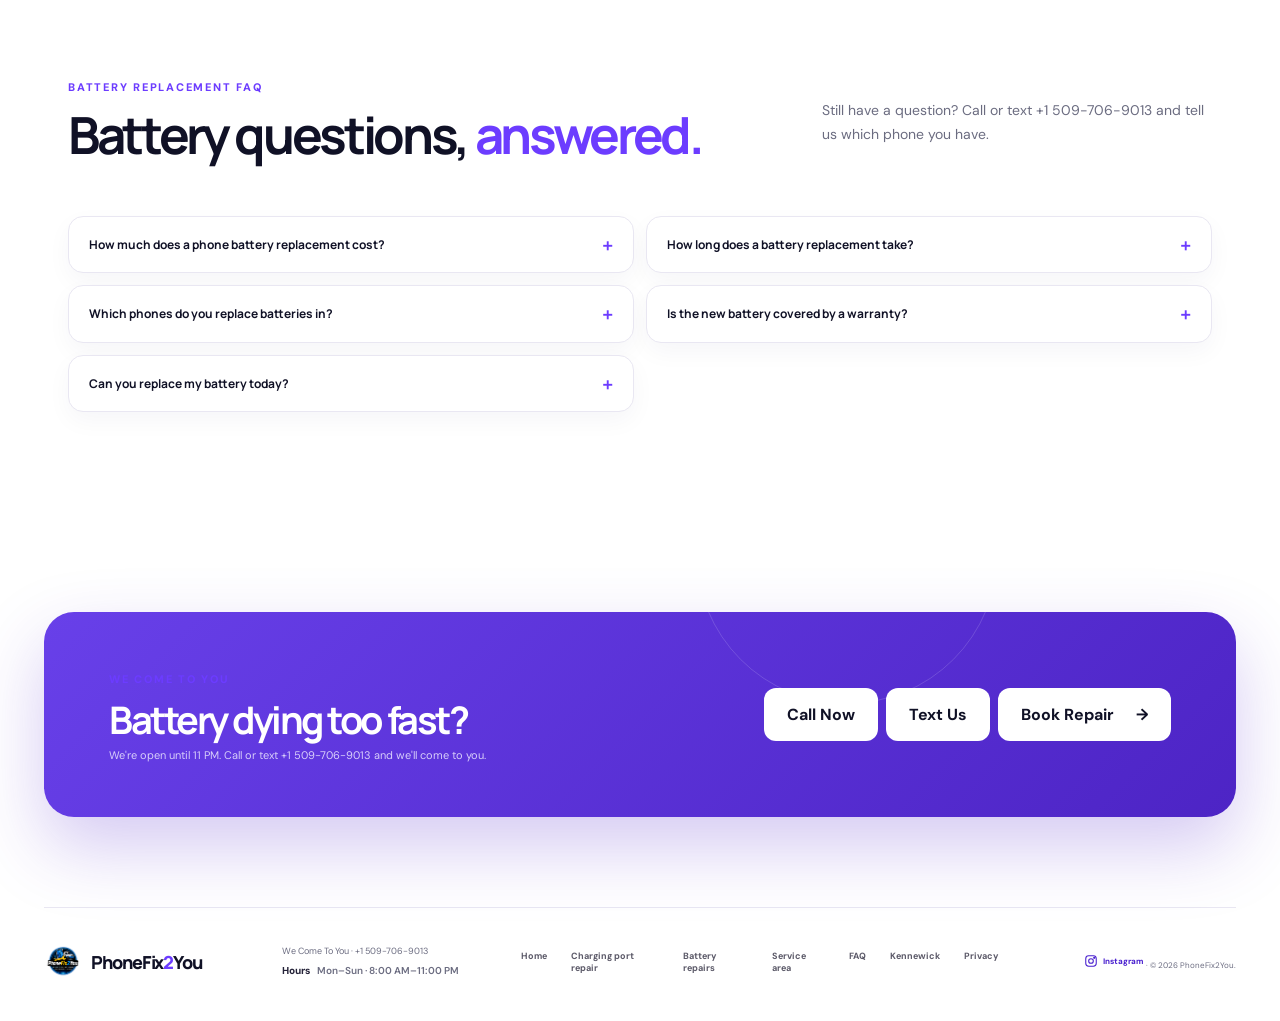
<file: battery-replacement/index.html>
<!doctype html>
<html lang="en">
<head>
  <meta charset="UTF-8">
  <meta name="viewport" content="width=device-width, initial-scale=1.0">
  <!-- Google tag (gtag.js) -->
  <script async src="https://www.googletagmanager.com/gtag/js?id=G-J724BN0T0E"></script>
  <script>
    window.dataLayer = window.dataLayer || [];
    function gtag(){dataLayer.push(arguments);}
    gtag('js', new Date());

    gtag('config', 'G-J724BN0T0E');
  </script>
  <meta name="description" content="Phone battery draining fast? We replace iPhone, Samsung Galaxy and Google Pixel batteries at your home or work in Kennewick, Pasco and Richland. iPhone and Galaxy estimates by model.">
  <meta name="theme-color" content="#161329">
  <link rel="canonical" href="https://www.phonefix2you.com/battery-replacement">
  <meta property="og:title" content="Phone Battery Replacement That Comes To You | PhoneFix2You">
  <meta property="og:description" content="Phone battery draining fast? We replace your battery at your home or work in Kennewick, Pasco and Richland.">
  <meta property="og:type" content="website">
  <meta property="og:url" content="https://www.phonefix2you.com/battery-replacement">
  <meta property="og:image" content="https://www.phonefix2you.com/assets/phonefix2you-hero.png?v=11">
  <title>Phone Battery Replacement at Your Door | PhoneFix2You Tri-Cities</title>
  <link rel="icon" href="/favicon.ico" sizes="any">
  <link rel="apple-touch-icon" href="/apple-touch-icon.png">
  <link rel="preconnect" href="https://fonts.googleapis.com">
  <link rel="preconnect" href="https://fonts.gstatic.com" crossorigin>
  <link href="https://fonts.googleapis.com/css2?family=DM+Sans:wght@400;500;600;700&family=Manrope:wght@600;700;800&display=swap" rel="stylesheet">
  <link rel="stylesheet" href="/styles.css">
  <link rel="stylesheet" href="/palette.css">
</head>
<body>
  <div class="announcement">
    <span class="pulse"></span>
    We Come To You · Same-day appointments available
    <a href="#booking">Book now <span>→</span></a>
  </div>

  <header class="site-header">
    <a class="brand" href="/" aria-label="PhoneFix2You home">
      <img class="brand-logo" src="/assets/phonefix2you-logo.png?v=11" alt="PhoneFix2You logo">
      <span>PhoneFix<span class="brand-dot">2</span>You</span>
    </a>
    <nav class="desktop-nav" id="main-nav" aria-label="Main navigation">
      <a href="#services">Battery repairs</a>
      <a href="#process">How it works</a>
      <a href="#service-area">Service area</a>
      <a href="#warranty">Warranty</a>
      <a href="#faq">FAQ</a>
      <a href="/charging-port-repair">Charging port repair</a>
    </nav>
    <div class="header-actions">
      <a class="instagram-icon-link" href="https://www.instagram.com/phone_fix2you" target="_blank" rel="noopener" aria-label="Follow PhoneFix2You on Instagram">
        <svg viewBox="0 0 24 24" aria-hidden="true"><rect x="3" y="3" width="18" height="18" rx="5"></rect><circle cx="12" cy="12" r="4"></circle><circle cx="17.5" cy="6.5" r="1"></circle></svg>
      </a>
      <button class="button button-small button-dark header-cta booking-trigger" type="button">Book a repair</button>
    </div>
    <button class="menu-button" aria-label="Open menu" aria-expanded="false" aria-controls="main-nav">
      <span></span><span></span>
    </button>
  </header>

  <main>
    <section class="hero lp-hero">
      <div class="hero-orb orb-one"></div>
      <div class="hero-orb orb-two"></div>
      <div class="hero-copy">
        <nav class="lp-breadcrumb" aria-label="Breadcrumb"><a href="/">Home</a><span>/</span><span>Battery replacement</span></nav>
        <h1>Phone Battery Replacement That <em>Comes To You</em></h1>
        <p class="hero-lead">Phone dying before the day is over? A technician comes to your home or work in Kennewick, Pasco or Richland and fits a new battery right there.</p>
        <div class="hero-actions">
          <a class="button button-primary lp-call" href="tel:+15097069013">
            <svg viewBox="0 0 24 24" aria-hidden="true"><path d="M22 16.9v3a2 2 0 0 1-2.2 2 19.8 19.8 0 0 1-8.6-3.1 19.5 19.5 0 0 1-6-6A19.8 19.8 0 0 1 2.1 4.2 2 2 0 0 1 4.1 2h3a2 2 0 0 1 2 1.7c.1.9.4 1.8.7 2.7a2 2 0 0 1-.5 2.1L8 9.8a16 16 0 0 0 6 6l1.3-1.3a2 2 0 0 1 2.1-.4c.9.3 1.8.6 2.7.7a2 2 0 0 1 1.7 2z"></path></svg>
            Call +1 509-706-9013
          </a>
          <a class="button button-contact lp-text" href="sms:+15097069013">
            <svg viewBox="0 0 24 24" aria-hidden="true"><path d="M21 15a2 2 0 0 1-2 2H7l-4 4V5a2 2 0 0 1 2-2h14a2 2 0 0 1 2 2z"></path></svg>
            Text Us
          </a>
        </div>
        <div class="hero-proof-pills"><span>Estimated prices by model</span><span>30-day warranty included</span><span>Open daily · 8 AM–11 PM</span></div>
      </div>

      <div class="hero-visual">
        <div class="visual-glow"></div>
        <img src="/assets/phonefix2you-hero.png?v=11" alt="PhoneFix2You mobile phone repair technician next to a branded service van">
        <div class="floating-card card-time">
          <span class="card-icon">⏱</span>
          <span><strong>30–45 min</strong><small>Battery replacement</small></span>
        </div>
        <div class="floating-card card-warranty">
          <span class="card-icon">✓</span>
          <span><strong>30-day warranty</strong><small>Every repair covered</small></span>
        </div>
      </div>
    </section>

    <section class="section services" id="services">
      <div class="section-heading split-heading">
        <div>
          <span class="kicker">Battery replacement</span>
          <h2>All-day battery life again, <em>without a new phone.</em></h2>
        </div>
        <p>Quality parts, upfront pricing, and no trip to a store. iPhone and Galaxy battery prices are estimates by model. Pixel: call or text for a quote. Most take about 30–45 minutes at your location.</p>
      </div>
      <div class="service-grid lp-service-grid">
        <article class="service-card">
          <div class="service-icon battery-icon"><span></span></div>
          <span class="popular-tag">Most popular</span>
          <h3>iPhone battery replacement</h3>
          <p>iPhone running out by mid-afternoon or switching off with charge still showing? We swap in a new battery where you are.</p>
          <div class="service-meta"><span>Estimated <strong data-price-range="iphone-battery">call or text</strong></span><span>30–45 min</span></div>
          <a href="#booking" data-brand="Apple iPhone">Book iPhone battery <span>→</span></a>
        </article>
        <article class="service-card">
          <div class="service-icon battery-icon"><span></span></div>
          <h3>Samsung Galaxy battery replacement</h3>
          <p>Galaxy draining fast or needing the charger twice a day? A fresh battery gets it through the day again.</p>
          <div class="service-meta"><span>Estimated <strong data-price-range="samsung-battery">call or text</strong></span><span>30–45 min</span></div>
          <a href="#booking" data-brand="Samsung Galaxy">Book Galaxy battery <span>→</span></a>
        </article>
        <article class="service-card">
          <div class="service-icon battery-icon"><span></span></div>
          <h3>Google Pixel battery replacement</h3>
          <p>Pixel battery not lasting like it used to? We replace it at your home, office, or workplace.</p>
          <div class="service-meta"><span><strong>Call or text for a quote</strong></span><span>30–45 min</span></div>
          <a href="#booking" data-brand="Google Pixel">Book Pixel battery <span>→</span></a>
        </article>
        <article class="service-card">
          <div class="service-icon port-icon"><span></span></div>
          <h3>Not sure it's the battery?</h3>
          <p>Sometimes a phone that won't charge has a port problem instead. Tell us what's happening and we'll find the cause.</p>
          <div class="service-meta"><span><strong>Call or text for a quote</strong></span><span>30–60 min</span></div>
          <a href="#booking" data-repair="Diagnostics">Book diagnostics <span>→</span></a>
        </article>
      </div>
      <div class="services-more"><a class="button button-dark" href="/iphone-repair">iPhone repair <span>→</span></a><a class="button button-dark" href="/samsung-repair">Samsung repair <span>→</span></a><a class="button button-dark" href="/google-pixel-repair">Google Pixel repair <span>→</span></a></div>
    </section>

    <section class="section process" id="process">
      <div class="process-copy">
        <span class="kicker kicker-light">How it works</span>
        <h2>A new battery in <em>three easy steps.</em></h2>
        <p>No dropping your phone off and waiting days. We bring the battery and tools to you.</p>
        <a class="button button-light" href="tel:+15097069013">Call +1 509-706-9013 <span>→</span></a>
      </div>
      <div class="steps">
        <article><span class="step-number">01</span><div class="step-icon">⌁</div><div><h3>Tell us your phone model</h3><p>Call or text with your model and how the battery is behaving for an upfront estimate.</p></div></article>
        <article><span class="step-number">02</span><div class="step-icon">◷</div><div><h3>Pick the place and time</h3><p>Home, office, or somewhere nearby. We meet you where it suits you.</p></div></article>
        <article><span class="step-number">03</span><div class="step-icon">✓</div><div><h3>New battery on the spot</h3><p>The technician arrives fully equipped and replaces the battery on-site.</p></div></article>
      </div>
    </section>

    <section class="section service-area" id="service-area">
      <div class="area-copy">
        <span class="kicker">Service area</span>
        <h2>Battery replacement across the <em>Tri-Cities.</em></h2>
        <p><strong>We come to your home, office, or workplace.</strong> There's no store to visit and no waiting room. Choose your location and a PhoneFix2You technician arrives ready to replace your battery.</p>
        <div class="city-grid city-grid-expanded"><article><span>01</span><strong>Kennewick</strong></article><article><span>02</span><strong>Pasco</strong></article><article><span>03</span><strong>Richland</strong></article></div>
        <button class="button button-primary booking-trigger" type="button">Check availability <span>→</span></button>
      </div>
      <div class="area-card">
        <div class="area-map">
          <iframe src="https://www.google.com/maps?q=Tri-Cities%2C%20Washington&output=embed" title="PhoneFix2You Tri-Cities service area map" loading="lazy" referrerpolicy="no-referrer-when-downgrade"></iframe>
        </div>
        <div class="area-card-copy">
          <div><span class="area-pin">⌖</span><span><strong>We Come To You</strong><p>Phone battery replacement at your door in Kennewick, Pasco, and Richland.</p></span></div>
          <div class="area-actions"><a href="tel:+15097069013">Call Now</a><a href="sms:+15097069013">Send SMS</a><a href="https://maps.app.goo.gl/CNRpfNAqgQyWRgQ29?g_st=ic" target="_blank" rel="noopener">Open Map</a></div>
        </div>
      </div>
    </section>

    <section class="section lp-warranty" id="warranty">
      <div class="lp-warranty-badge">
        <strong>30-day</strong>
        <span>repair warranty</span>
        <p>Your battery replacement is covered by our 30-day warranty.</p>
      </div>
      <div>
        <span class="kicker">Warranty</span>
        <h2>Your new battery is <em>covered.</em></h2>
        <div class="benefit-grid">
          <article><span>✓</span><div><h3>30-day warranty</h3><p>Every PhoneFix2You repair includes a 30-day warranty.</p></div></article>
          <article><span>✓</span><div><h3>Quality parts</h3><p>Carefully sourced and performance tested.</p></div></article>
          <article><span>✓</span><div><h3>Upfront pricing</h3><p>No hidden fees or surprise add-ons.</p></div></article>
          <article><span>✓</span><div><h3>No payment online</h3><p>We confirm every appointment by call or text.</p></div></article>
        </div>
        <p class="price-note"><a href="/privacy">Privacy Policy</a></p>
      </div>
    </section>

    <section class="section reviews customer-reviews" id="reviews">
      <div class="section-heading center-heading">
        <span class="kicker">Google reviews</span>
        <h2>What customers <em>say</em></h2>
        <a class="google-rating" href="https://maps.app.goo.gl/CNRpfNAqgQyWRgQ29?g_st=ic" target="_blank" rel="noopener"><strong>G</strong><span><b>5.0 on Google</b><i class="pill-stars" aria-hidden="true">★★★★★</i><b>160+ reviews</b></span></a>
      </div>
      <div class="customer-review-grid">
        <figure class="customer-review">
          <div class="review-stars" role="img" aria-label="5 out of 5 stars">★★★★★</div>
          <blockquote>&ldquo;Very professional service, quick and exactly what I asked for. Fixed my iPhone broken front glass in a timely manner.&rdquo;</blockquote>
          <figcaption><span aria-hidden="true">G</span><div><strong>Gabriel A.</strong><small>Google review</small></div></figcaption>
        </figure>
        <figure class="customer-review">
          <div class="review-stars" role="img" aria-label="5 out of 5 stars">★★★★★</div>
          <blockquote>&ldquo;I really liked it. He came to my location and fixed S25 ultra right here. The whole process was easy and the phone is working great&rdquo;</blockquote>
          <figcaption><span aria-hidden="true">G</span><div><strong>Dan S.</strong><small>Google review</small></div></figcaption>
        </figure>
        <figure class="customer-review">
          <div class="review-stars" role="img" aria-label="5 out of 5 stars">★★★★★</div>
          <blockquote>&ldquo;open long hours so easy to access when needed. Worked surprisingly quick. Also had great customer service. 10/10 recommend!&rdquo;</blockquote>
          <figcaption><span aria-hidden="true">G</span><div><strong>Diego A.</strong><small>Google review</small></div></figcaption>
        </figure>
        <figure class="customer-review">
          <div class="review-stars" role="img" aria-label="5 out of 5 stars">★★★★★</div>
          <blockquote>&ldquo;I found this service and he provide mobile repairs throughout the Tri-cites area. I came from Prosser, and he made my screen look like new again. Highly recommend&rdquo;</blockquote>
          <figcaption><span aria-hidden="true">G</span><div><strong>Jeannie F.</strong><small>Google review</small></div></figcaption>
        </figure>
        <figure class="customer-review">
          <div class="review-stars" role="img" aria-label="5 out of 5 stars">★★★★★</div>
          <blockquote>&ldquo;This company provides mobile repair service and they were very fast and professional. he fixed my screen quickly and did a great job&rdquo;</blockquote>
          <figcaption><span aria-hidden="true">G</span><div><strong>Brenda C.</strong><small>Google review</small></div></figcaption>
        </figure>
      </div>
    </section>

    <section class="section faq-section" id="faq">
      <div class="section-heading split-heading">
        <div><span class="kicker">Battery replacement FAQ</span><h2>Battery questions, <em>answered.</em></h2></div>
        <p>Still have a question? Call or text +1 509-706-9013 and tell us which phone you have.</p>
      </div>
      <div class="faq-grid">
        <details><summary>How much does a phone battery replacement cost?</summary><p>iPhone and Galaxy battery prices are estimates that depend on your model: choose your phone in the booking form to see your estimate. The final price is confirmed by call or text when we confirm your appointment, before the repair starts. Pixel and other phones: call or text +1 509-706-9013 for a quote.</p></details>
        <details><summary>How long does a battery replacement take?</summary><p>Battery replacement takes about 30–45 minutes, done right at your location.</p></details>
        <details><summary>Which phones do you replace batteries in?</summary><p>We repair Apple iPhone, Samsung Galaxy, Google Pixel, Motorola, and many other smartphones. Not sure about your model? Call or text us.</p></details>
        <details><summary>Is the new battery covered by a warranty?</summary><p>Yes. PhoneFix2You repairs include a 30-day warranty for added peace of mind.</p></details>
        <details><summary>Can you replace my battery today?</summary><p>Yes, same-day appointments are available when scheduling allows. We're open daily from 8 AM to 11 PM. Contact us early for the best availability.</p></details>
      </div>
    </section>

    <section class="cta-section">
      <div>
        <span class="kicker kicker-light">We Come To You</span>
        <h2>Battery dying too fast?</h2>
        <p>We're open until 11 PM. Call or text +1 509-706-9013 and we'll come to you.</p>
      </div>
      <div class="cta-actions"><a class="button button-light" href="tel:+15097069013">Call Now</a><a class="button button-light" href="sms:+15097069013">Text Us</a><button class="button button-light booking-trigger" type="button">Book Repair <span>→</span></button></div>
    </section>
  </main>

  <footer>
    <a class="brand brand-footer" href="/"><img class="brand-logo" src="/assets/phonefix2you-logo.png?v=11" alt="PhoneFix2You logo" loading="lazy"><span>PhoneFix<span class="brand-dot">2</span>You</span></a>
    <p class="footer-contact"><span>We Come To You · <a href="tel:+15097069013">+1 509-706-9013</a></span><span class="footer-hours"><strong>Hours</strong> Mon–Sun · 8:00 AM–11:00 PM</span></p>
    <div><a href="/">Home</a><a href="/charging-port-repair">Charging port repair</a><a href="#services">Battery repairs</a><a href="#service-area">Service area</a><a href="#faq">FAQ</a><a href="/phone-repair-kennewick">Kennewick</a><a href="/privacy">Privacy</a></div>
    <small><a class="footer-instagram" href="https://www.instagram.com/phone_fix2you" target="_blank" rel="noopener" aria-label="Follow PhoneFix2You on Instagram"><svg viewBox="0 0 24 24" aria-hidden="true"><rect x="3" y="3" width="18" height="18" rx="5"></rect><circle cx="12" cy="12" r="4"></circle><circle cx="17.5" cy="6.5" r="1"></circle></svg> Instagram</a> · © 2026 PhoneFix2You.</small>
  </footer>

  <div class="mobile-book">
    <a class="mobile-contact" href="tel:+15097069013">Call</a>
    <a class="mobile-contact" href="sms:+15097069013">SMS</a>
    <button class="button button-primary booking-trigger" type="button">Book a repair <span>→</span></button>
  </div>
  <input type="hidden" id="repair-select" value="Battery replacement">
  <div class="modal" id="booking-modal" aria-hidden="true">
    <div class="modal-card booking-modal-card">
      <button class="modal-close" aria-label="Close">×</button>
      <div class="booking-progress"><span class="active"></span><span></span><span></span></div>
      <div class="booking-step-copy"><span class="kicker" id="step-kicker">Step 1 of 3</span><h2 id="step-title">Choose your phone</h2><p id="step-description">Pick the brand, then your model.</p></div>
      <div class="booking-step-content" id="booking-step-content"></div>
      <p class="booking-alert" id="booking-alert" role="alert" aria-live="polite"></p>
      <div class="booking-controls"><button class="button booking-back" type="button">Back</button><button class="button button-primary booking-next" type="button">Continue <span>→</span></button></div>
      <small class="booking-note">No payment collected online. Times are requests: we confirm every appointment and the final price by call or text. <a href="/privacy">Privacy Policy</a></small>
    </div>
  </div>
  <script src="/script.js"></script>
</body>
</html>
</file>
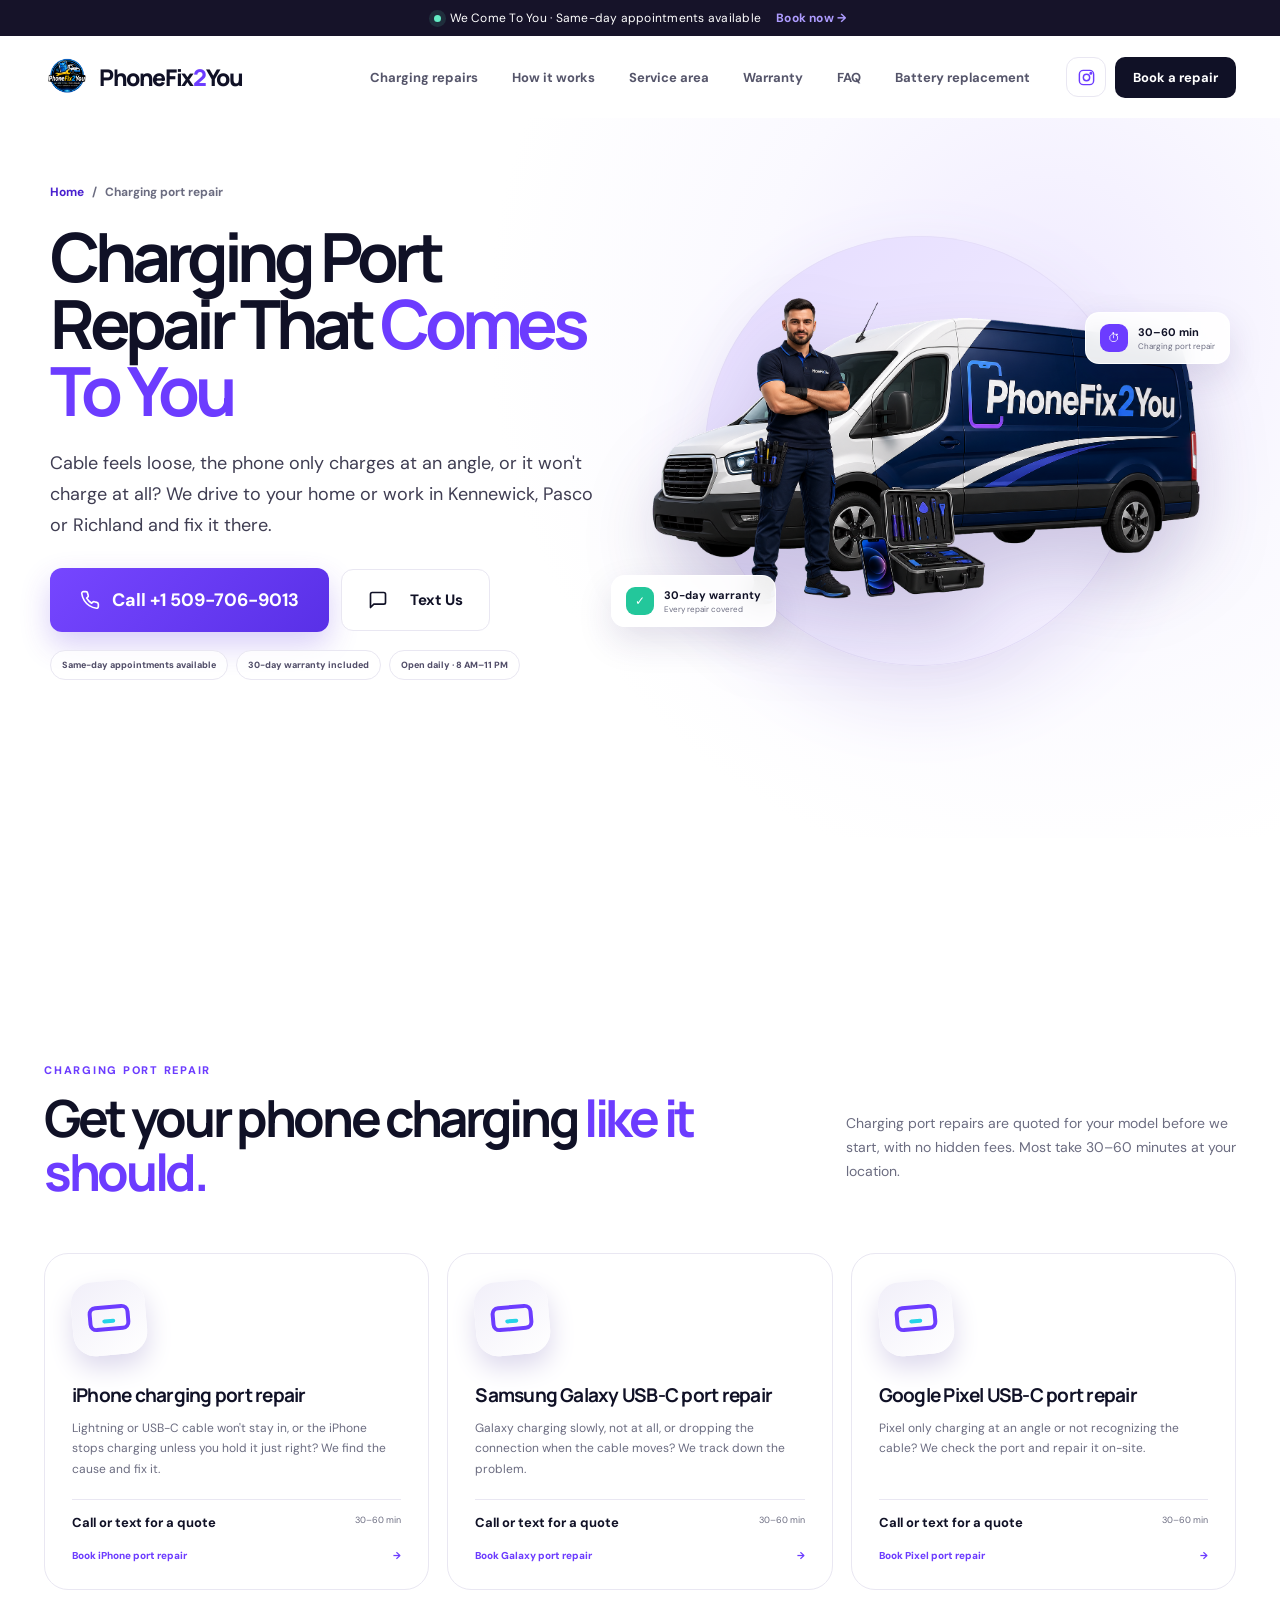
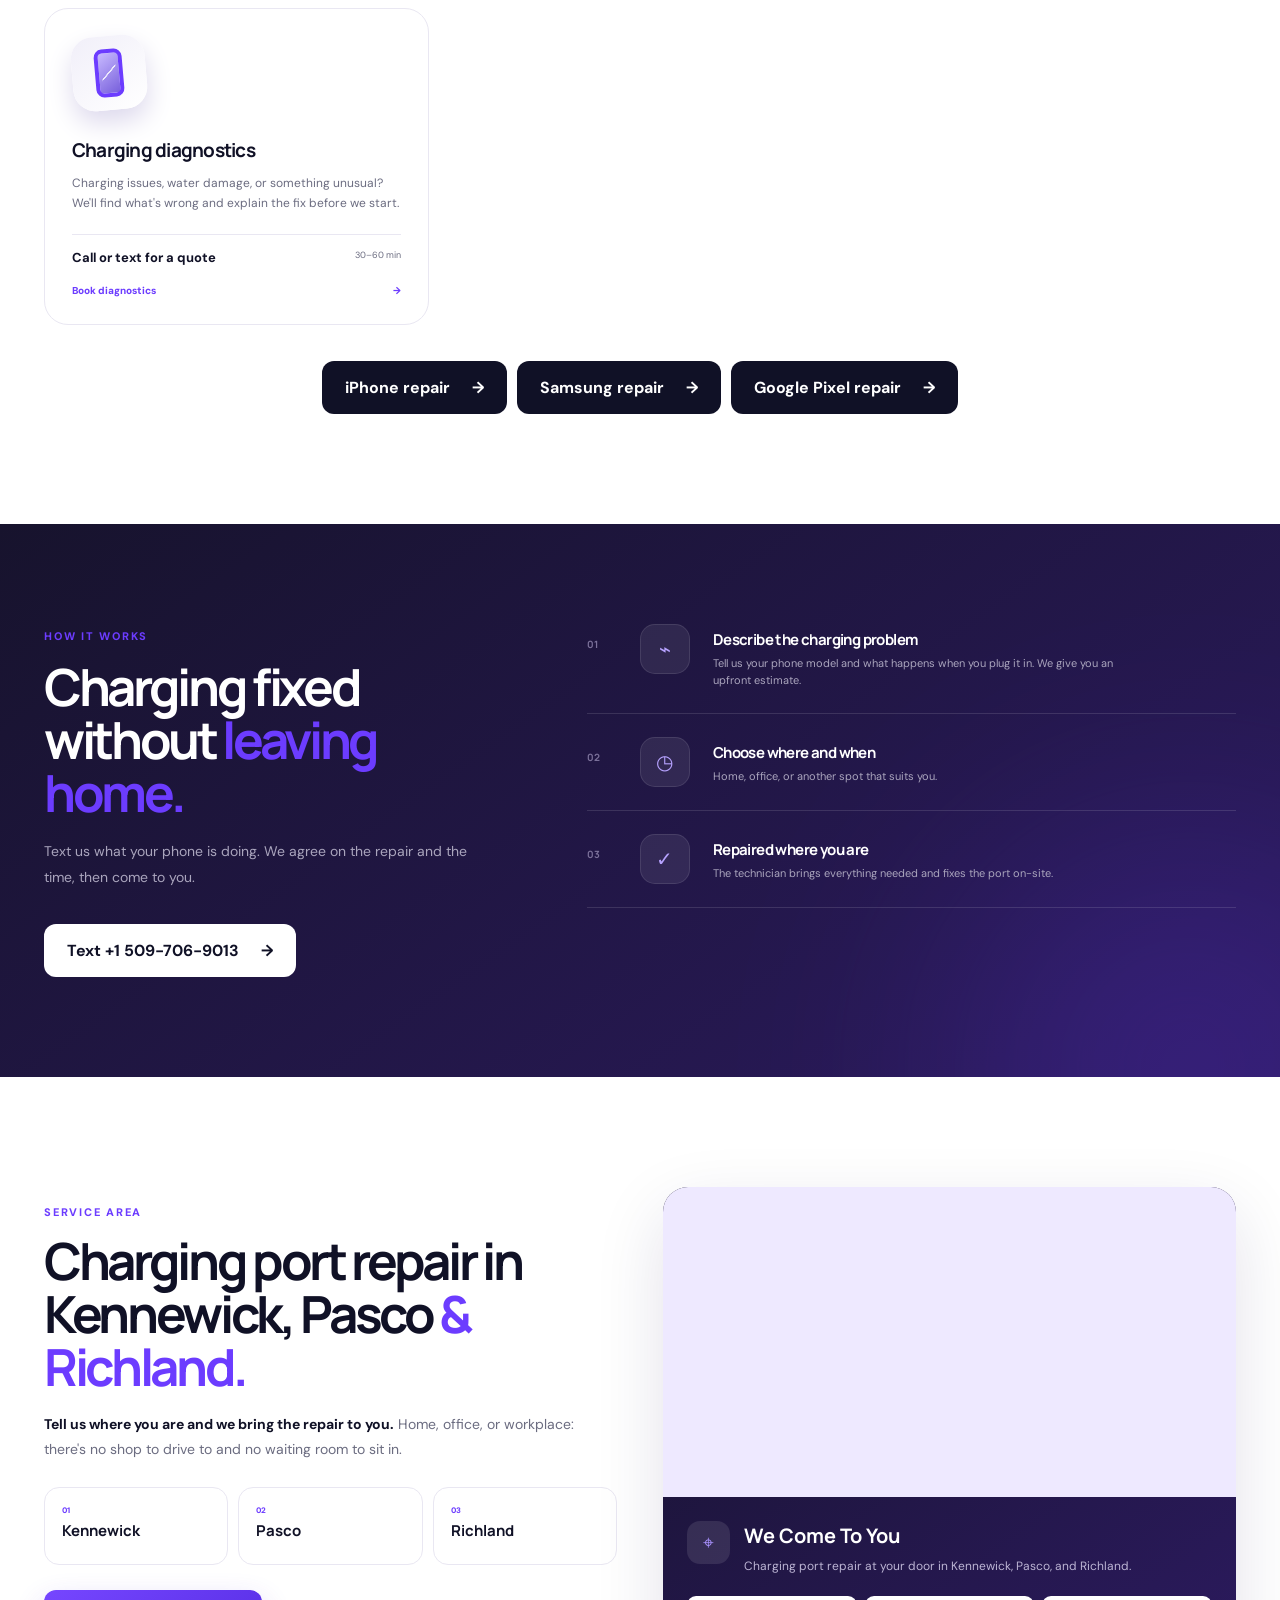
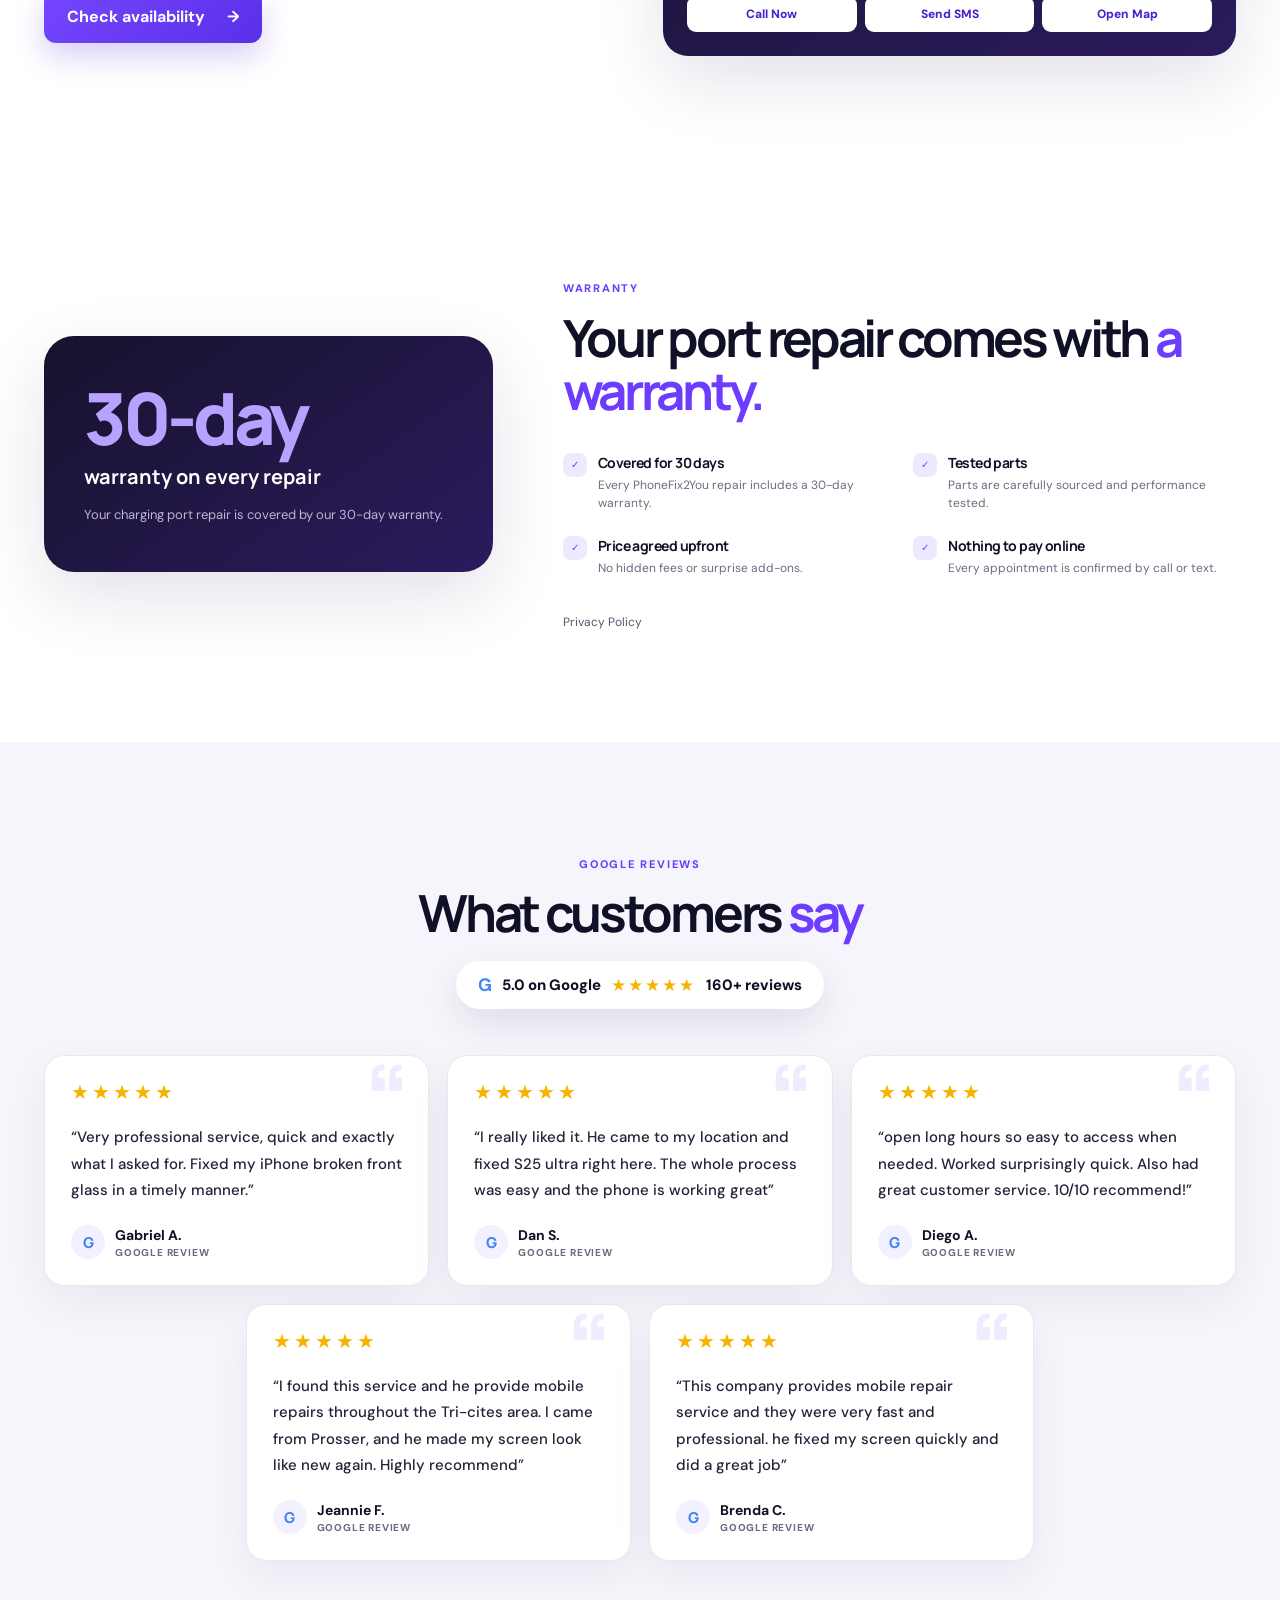
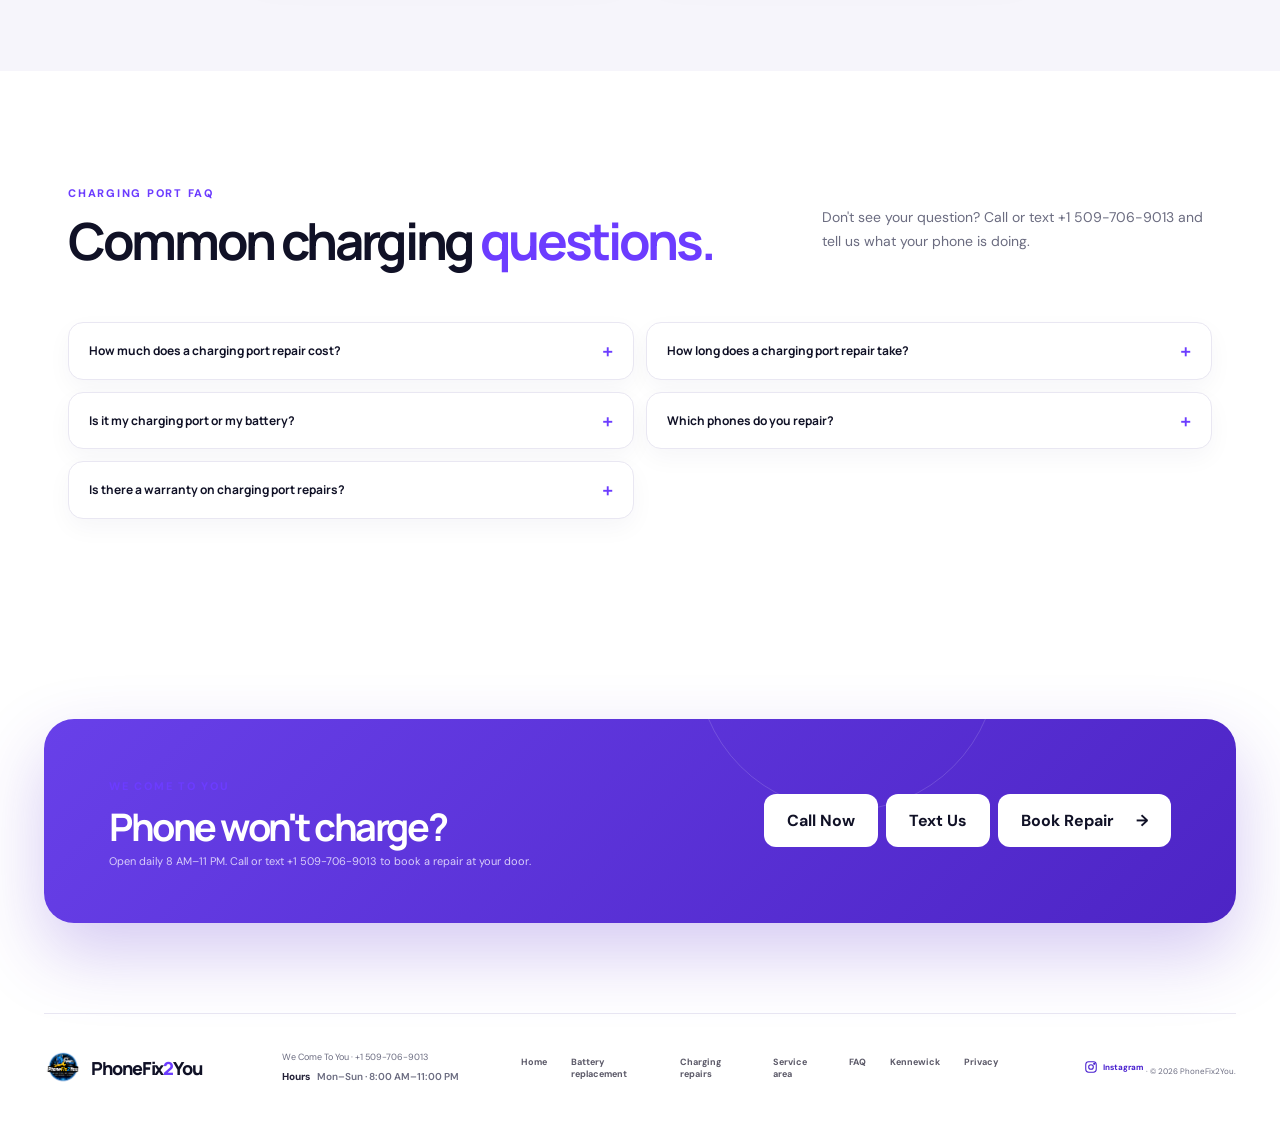
<file: charging-port-repair/index.html>
<!doctype html>
<html lang="en">
<head>
  <meta charset="UTF-8">
  <meta name="viewport" content="width=device-width, initial-scale=1.0">
  <!-- Google tag (gtag.js) -->
  <script async src="https://www.googletagmanager.com/gtag/js?id=G-J724BN0T0E"></script>
  <script>
    window.dataLayer = window.dataLayer || [];
    function gtag(){dataLayer.push(arguments);}
    gtag('js', new Date());

    gtag('config', 'G-J724BN0T0E');
  </script>
  <meta name="description" content="Phone won't charge or the cable keeps slipping out? We repair iPhone, Samsung Galaxy and Google Pixel charging ports at your home or work in the Tri-Cities.">
  <meta name="theme-color" content="#161329">
  <link rel="canonical" href="https://www.phonefix2you.com/charging-port-repair">
  <meta property="og:title" content="Charging Port Repair That Comes To You | PhoneFix2You">
  <meta property="og:description" content="Phone won't charge or the cable keeps slipping out? We fix charging ports at your home or work in Kennewick, Pasco and Richland.">
  <meta property="og:type" content="website">
  <meta property="og:url" content="https://www.phonefix2you.com/charging-port-repair">
  <meta property="og:image" content="https://www.phonefix2you.com/assets/phonefix2you-hero.png?v=11">
  <title>Phone Charging Port Repair Near You | PhoneFix2You Tri-Cities</title>
  <link rel="icon" href="/favicon.ico" sizes="any">
  <link rel="apple-touch-icon" href="/apple-touch-icon.png">
  <link rel="preconnect" href="https://fonts.googleapis.com">
  <link rel="preconnect" href="https://fonts.gstatic.com" crossorigin>
  <link href="https://fonts.googleapis.com/css2?family=DM+Sans:wght@400;500;600;700&family=Manrope:wght@600;700;800&display=swap" rel="stylesheet">
  <link rel="stylesheet" href="/styles.css">
  <link rel="stylesheet" href="/palette.css">
</head>
<body>
  <div class="announcement">
    <span class="pulse"></span>
    We Come To You · Same-day appointments available
    <a href="#booking">Book now <span>→</span></a>
  </div>

  <header class="site-header">
    <a class="brand" href="/" aria-label="PhoneFix2You home">
      <img class="brand-logo" src="/assets/phonefix2you-logo.png?v=11" alt="PhoneFix2You logo">
      <span>PhoneFix<span class="brand-dot">2</span>You</span>
    </a>
    <nav class="desktop-nav" id="main-nav" aria-label="Main navigation">
      <a href="#services">Charging repairs</a>
      <a href="#process">How it works</a>
      <a href="#service-area">Service area</a>
      <a href="#warranty">Warranty</a>
      <a href="#faq">FAQ</a>
      <a href="/battery-replacement">Battery replacement</a>
    </nav>
    <div class="header-actions">
      <a class="instagram-icon-link" href="https://www.instagram.com/phone_fix2you" target="_blank" rel="noopener" aria-label="Follow PhoneFix2You on Instagram">
        <svg viewBox="0 0 24 24" aria-hidden="true"><rect x="3" y="3" width="18" height="18" rx="5"></rect><circle cx="12" cy="12" r="4"></circle><circle cx="17.5" cy="6.5" r="1"></circle></svg>
      </a>
      <button class="button button-small button-dark header-cta booking-trigger" type="button">Book a repair</button>
    </div>
    <button class="menu-button" aria-label="Open menu" aria-expanded="false" aria-controls="main-nav">
      <span></span><span></span>
    </button>
  </header>

  <main>
    <section class="hero lp-hero">
      <div class="hero-orb orb-one"></div>
      <div class="hero-orb orb-two"></div>
      <div class="hero-copy">
        <nav class="lp-breadcrumb" aria-label="Breadcrumb"><a href="/">Home</a><span>/</span><span>Charging port repair</span></nav>
        <h1>Charging Port Repair That <em>Comes To You</em></h1>
        <p class="hero-lead">Cable feels loose, the phone only charges at an angle, or it won't charge at all? We drive to your home or work in Kennewick, Pasco or Richland and fix it there.</p>
        <div class="hero-actions">
          <a class="button button-primary lp-call" href="tel:+15097069013">
            <svg viewBox="0 0 24 24" aria-hidden="true"><path d="M22 16.9v3a2 2 0 0 1-2.2 2 19.8 19.8 0 0 1-8.6-3.1 19.5 19.5 0 0 1-6-6A19.8 19.8 0 0 1 2.1 4.2 2 2 0 0 1 4.1 2h3a2 2 0 0 1 2 1.7c.1.9.4 1.8.7 2.7a2 2 0 0 1-.5 2.1L8 9.8a16 16 0 0 0 6 6l1.3-1.3a2 2 0 0 1 2.1-.4c.9.3 1.8.6 2.7.7a2 2 0 0 1 1.7 2z"></path></svg>
            Call +1 509-706-9013
          </a>
          <a class="button button-contact lp-text" href="sms:+15097069013">
            <svg viewBox="0 0 24 24" aria-hidden="true"><path d="M21 15a2 2 0 0 1-2 2H7l-4 4V5a2 2 0 0 1 2-2h14a2 2 0 0 1 2 2z"></path></svg>
            Text Us
          </a>
        </div>
        <div class="hero-proof-pills"><span>Same-day appointments available</span><span>30-day warranty included</span><span>Open daily · 8 AM–11 PM</span></div>
      </div>

      <div class="hero-visual">
        <div class="visual-glow"></div>
        <img src="/assets/phonefix2you-hero.png?v=11" alt="PhoneFix2You mobile phone repair technician next to a branded service van">
        <div class="floating-card card-time">
          <span class="card-icon">⏱</span>
          <span><strong>30–60 min</strong><small>Charging port repair</small></span>
        </div>
        <div class="floating-card card-warranty">
          <span class="card-icon">✓</span>
          <span><strong>30-day warranty</strong><small>Every repair covered</small></span>
        </div>
      </div>
    </section>

    <section class="section services" id="services">
      <div class="section-heading split-heading">
        <div>
          <span class="kicker">Charging port repair</span>
          <h2>Get your phone charging <em>like it should.</em></h2>
        </div>
        <p>Charging port repairs are quoted for your model before we start, with no hidden fees. Most take 30–60 minutes at your location.</p>
      </div>
      <div class="service-grid lp-service-grid">
        <article class="service-card">
          <div class="service-icon port-icon"><span></span></div>
          <h3>iPhone charging port repair</h3>
          <p>Lightning or USB-C cable won't stay in, or the iPhone stops charging unless you hold it just right? We find the cause and fix it.</p>
          <div class="service-meta"><span><strong>Call or text for a quote</strong></span><span>30–60 min</span></div>
          <a href="#booking" data-brand="Apple iPhone">Book iPhone port repair <span>→</span></a>
        </article>
        <article class="service-card">
          <div class="service-icon port-icon"><span></span></div>
          <h3>Samsung Galaxy USB-C port repair</h3>
          <p>Galaxy charging slowly, not at all, or dropping the connection when the cable moves? We track down the problem.</p>
          <div class="service-meta"><span><strong>Call or text for a quote</strong></span><span>30–60 min</span></div>
          <a href="#booking" data-brand="Samsung Galaxy">Book Galaxy port repair <span>→</span></a>
        </article>
        <article class="service-card">
          <div class="service-icon port-icon"><span></span></div>
          <h3>Google Pixel USB-C port repair</h3>
          <p>Pixel only charging at an angle or not recognizing the cable? We check the port and repair it on-site.</p>
          <div class="service-meta"><span><strong>Call or text for a quote</strong></span><span>30–60 min</span></div>
          <a href="#booking" data-brand="Google Pixel">Book Pixel port repair <span>→</span></a>
        </article>
        <article class="service-card">
          <div class="service-icon screen-icon"><span></span></div>
          <h3>Charging diagnostics</h3>
          <p>Charging issues, water damage, or something unusual? We'll find what's wrong and explain the fix before we start.</p>
          <div class="service-meta"><span><strong>Call or text for a quote</strong></span><span>30–60 min</span></div>
          <a href="#booking" data-repair="Diagnostics">Book diagnostics <span>→</span></a>
        </article>
      </div>
      <div class="services-more"><a class="button button-dark" href="/iphone-repair">iPhone repair <span>→</span></a><a class="button button-dark" href="/samsung-repair">Samsung repair <span>→</span></a><a class="button button-dark" href="/google-pixel-repair">Google Pixel repair <span>→</span></a></div>
    </section>

    <section class="section process" id="process">
      <div class="process-copy">
        <span class="kicker kicker-light">How it works</span>
        <h2>Charging fixed without <em>leaving home.</em></h2>
        <p>Text us what your phone is doing. We agree on the repair and the time, then come to you.</p>
        <a class="button button-light" href="sms:+15097069013">Text +1 509-706-9013 <span>→</span></a>
      </div>
      <div class="steps">
        <article><span class="step-number">01</span><div class="step-icon">⌁</div><div><h3>Describe the charging problem</h3><p>Tell us your phone model and what happens when you plug it in. We give you an upfront estimate.</p></div></article>
        <article><span class="step-number">02</span><div class="step-icon">◷</div><div><h3>Choose where and when</h3><p>Home, office, or another spot that suits you.</p></div></article>
        <article><span class="step-number">03</span><div class="step-icon">✓</div><div><h3>Repaired where you are</h3><p>The technician brings everything needed and fixes the port on-site.</p></div></article>
      </div>
    </section>

    <section class="section service-area" id="service-area">
      <div class="area-copy">
        <span class="kicker">Service area</span>
        <h2>Charging port repair in Kennewick, Pasco <em>&amp; Richland.</em></h2>
        <p><strong>Tell us where you are and we bring the repair to you.</strong> Home, office, or workplace: there's no shop to drive to and no waiting room to sit in.</p>
        <div class="city-grid city-grid-expanded"><article><span>01</span><strong>Kennewick</strong></article><article><span>02</span><strong>Pasco</strong></article><article><span>03</span><strong>Richland</strong></article></div>
        <button class="button button-primary booking-trigger" type="button">Check availability <span>→</span></button>
      </div>
      <div class="area-card">
        <div class="area-map">
          <iframe src="https://www.google.com/maps?q=Tri-Cities%2C%20Washington&output=embed" title="PhoneFix2You Tri-Cities service area map" loading="lazy" referrerpolicy="no-referrer-when-downgrade"></iframe>
        </div>
        <div class="area-card-copy">
          <div><span class="area-pin">⌖</span><span><strong>We Come To You</strong><p>Charging port repair at your door in Kennewick, Pasco, and Richland.</p></span></div>
          <div class="area-actions"><a href="tel:+15097069013">Call Now</a><a href="sms:+15097069013">Send SMS</a><a href="https://maps.app.goo.gl/CNRpfNAqgQyWRgQ29?g_st=ic" target="_blank" rel="noopener">Open Map</a></div>
        </div>
      </div>
    </section>

    <section class="section lp-warranty" id="warranty">
      <div class="lp-warranty-badge">
        <strong>30-day</strong>
        <span>warranty on every repair</span>
        <p>Your charging port repair is covered by our 30-day warranty.</p>
      </div>
      <div>
        <span class="kicker">Warranty</span>
        <h2>Your port repair comes with <em>a warranty.</em></h2>
        <div class="benefit-grid">
          <article><span>✓</span><div><h3>Covered for 30 days</h3><p>Every PhoneFix2You repair includes a 30-day warranty.</p></div></article>
          <article><span>✓</span><div><h3>Tested parts</h3><p>Parts are carefully sourced and performance tested.</p></div></article>
          <article><span>✓</span><div><h3>Price agreed upfront</h3><p>No hidden fees or surprise add-ons.</p></div></article>
          <article><span>✓</span><div><h3>Nothing to pay online</h3><p>Every appointment is confirmed by call or text.</p></div></article>
        </div>
        <p class="price-note"><a href="/privacy">Privacy Policy</a></p>
      </div>
    </section>

    <section class="section reviews customer-reviews" id="reviews">
      <div class="section-heading center-heading">
        <span class="kicker">Google reviews</span>
        <h2>What customers <em>say</em></h2>
        <a class="google-rating" href="https://maps.app.goo.gl/CNRpfNAqgQyWRgQ29?g_st=ic" target="_blank" rel="noopener"><strong>G</strong><span><b>5.0 on Google</b><i class="pill-stars" aria-hidden="true">★★★★★</i><b>160+ reviews</b></span></a>
      </div>
      <div class="customer-review-grid">
        <figure class="customer-review">
          <div class="review-stars" role="img" aria-label="5 out of 5 stars">★★★★★</div>
          <blockquote>&ldquo;Very professional service, quick and exactly what I asked for. Fixed my iPhone broken front glass in a timely manner.&rdquo;</blockquote>
          <figcaption><span aria-hidden="true">G</span><div><strong>Gabriel A.</strong><small>Google review</small></div></figcaption>
        </figure>
        <figure class="customer-review">
          <div class="review-stars" role="img" aria-label="5 out of 5 stars">★★★★★</div>
          <blockquote>&ldquo;I really liked it. He came to my location and fixed S25 ultra right here. The whole process was easy and the phone is working great&rdquo;</blockquote>
          <figcaption><span aria-hidden="true">G</span><div><strong>Dan S.</strong><small>Google review</small></div></figcaption>
        </figure>
        <figure class="customer-review">
          <div class="review-stars" role="img" aria-label="5 out of 5 stars">★★★★★</div>
          <blockquote>&ldquo;open long hours so easy to access when needed. Worked surprisingly quick. Also had great customer service. 10/10 recommend!&rdquo;</blockquote>
          <figcaption><span aria-hidden="true">G</span><div><strong>Diego A.</strong><small>Google review</small></div></figcaption>
        </figure>
        <figure class="customer-review">
          <div class="review-stars" role="img" aria-label="5 out of 5 stars">★★★★★</div>
          <blockquote>&ldquo;I found this service and he provide mobile repairs throughout the Tri-cites area. I came from Prosser, and he made my screen look like new again. Highly recommend&rdquo;</blockquote>
          <figcaption><span aria-hidden="true">G</span><div><strong>Jeannie F.</strong><small>Google review</small></div></figcaption>
        </figure>
        <figure class="customer-review">
          <div class="review-stars" role="img" aria-label="5 out of 5 stars">★★★★★</div>
          <blockquote>&ldquo;This company provides mobile repair service and they were very fast and professional. he fixed my screen quickly and did a great job&rdquo;</blockquote>
          <figcaption><span aria-hidden="true">G</span><div><strong>Brenda C.</strong><small>Google review</small></div></figcaption>
        </figure>
      </div>
    </section>

    <section class="section faq-section" id="faq">
      <div class="section-heading split-heading">
        <div><span class="kicker">Charging port FAQ</span><h2>Common charging <em>questions.</em></h2></div>
        <p>Don't see your question? Call or text +1 509-706-9013 and tell us what your phone is doing.</p>
      </div>
      <div class="faq-grid">
        <details><summary>How much does a charging port repair cost?</summary><p>The price depends on your phone model. Call or text +1 509-706-9013 with your model for a quote. Pricing is upfront, with no hidden fees or surprise add-ons.</p></details>
        <details><summary>How long does a charging port repair take?</summary><p>Most charging port repairs are completed in 30–60 minutes, right at your location.</p></details>
        <details><summary>Is it my charging port or my battery?</summary><p>Tell us what happens when you plug the phone in and we'll help find the cause. If it turns out to be the battery, see our <a href="/battery-replacement">battery replacement prices</a>.</p></details>
        <details><summary>Which phones do you repair?</summary><p>We repair Apple iPhone, Samsung Galaxy, Google Pixel, Motorola, and many other smartphones.</p></details>
        <details><summary>Is there a warranty on charging port repairs?</summary><p>Yes. Every PhoneFix2You repair includes a 30-day warranty.</p></details>
      </div>
    </section>

    <section class="cta-section">
      <div>
        <span class="kicker kicker-light">We Come To You</span>
        <h2>Phone won't charge?</h2>
        <p>Open daily 8 AM–11 PM. Call or text +1 509-706-9013 to book a repair at your door.</p>
      </div>
      <div class="cta-actions"><a class="button button-light" href="tel:+15097069013">Call Now</a><a class="button button-light" href="sms:+15097069013">Text Us</a><button class="button button-light booking-trigger" type="button">Book Repair <span>→</span></button></div>
    </section>
  </main>

  <footer>
    <a class="brand brand-footer" href="/"><img class="brand-logo" src="/assets/phonefix2you-logo.png?v=11" alt="PhoneFix2You logo" loading="lazy"><span>PhoneFix<span class="brand-dot">2</span>You</span></a>
    <p class="footer-contact"><span>We Come To You · <a href="tel:+15097069013">+1 509-706-9013</a></span><span class="footer-hours"><strong>Hours</strong> Mon–Sun · 8:00 AM–11:00 PM</span></p>
    <div><a href="/">Home</a><a href="/battery-replacement">Battery replacement</a><a href="#services">Charging repairs</a><a href="#service-area">Service area</a><a href="#faq">FAQ</a><a href="/phone-repair-kennewick">Kennewick</a><a href="/privacy">Privacy</a></div>
    <small><a class="footer-instagram" href="https://www.instagram.com/phone_fix2you" target="_blank" rel="noopener" aria-label="Follow PhoneFix2You on Instagram"><svg viewBox="0 0 24 24" aria-hidden="true"><rect x="3" y="3" width="18" height="18" rx="5"></rect><circle cx="12" cy="12" r="4"></circle><circle cx="17.5" cy="6.5" r="1"></circle></svg> Instagram</a> · © 2026 PhoneFix2You.</small>
  </footer>

  <div class="mobile-book">
    <a class="mobile-contact" href="tel:+15097069013">Call</a>
    <a class="mobile-contact" href="sms:+15097069013">SMS</a>
    <button class="button button-primary booking-trigger" type="button">Book a repair <span>→</span></button>
  </div>
  <input type="hidden" id="repair-select" value="Charging port repair">
  <div class="modal" id="booking-modal" aria-hidden="true">
    <div class="modal-card booking-modal-card">
      <button class="modal-close" aria-label="Close">×</button>
      <div class="booking-progress"><span class="active"></span><span></span><span></span></div>
      <div class="booking-step-copy"><span class="kicker" id="step-kicker">Step 1 of 3</span><h2 id="step-title">Choose your phone</h2><p id="step-description">Pick the brand, then your model.</p></div>
      <div class="booking-step-content" id="booking-step-content"></div>
      <p class="booking-alert" id="booking-alert" role="alert" aria-live="polite"></p>
      <div class="booking-controls"><button class="button booking-back" type="button">Back</button><button class="button button-primary booking-next" type="button">Continue <span>→</span></button></div>
      <small class="booking-note">No payment collected online. Times are requests: we confirm every appointment and the final price by call or text. <a href="/privacy">Privacy Policy</a></small>
    </div>
  </div>
  <script src="/script.js"></script>
</body>
</html>
</file>
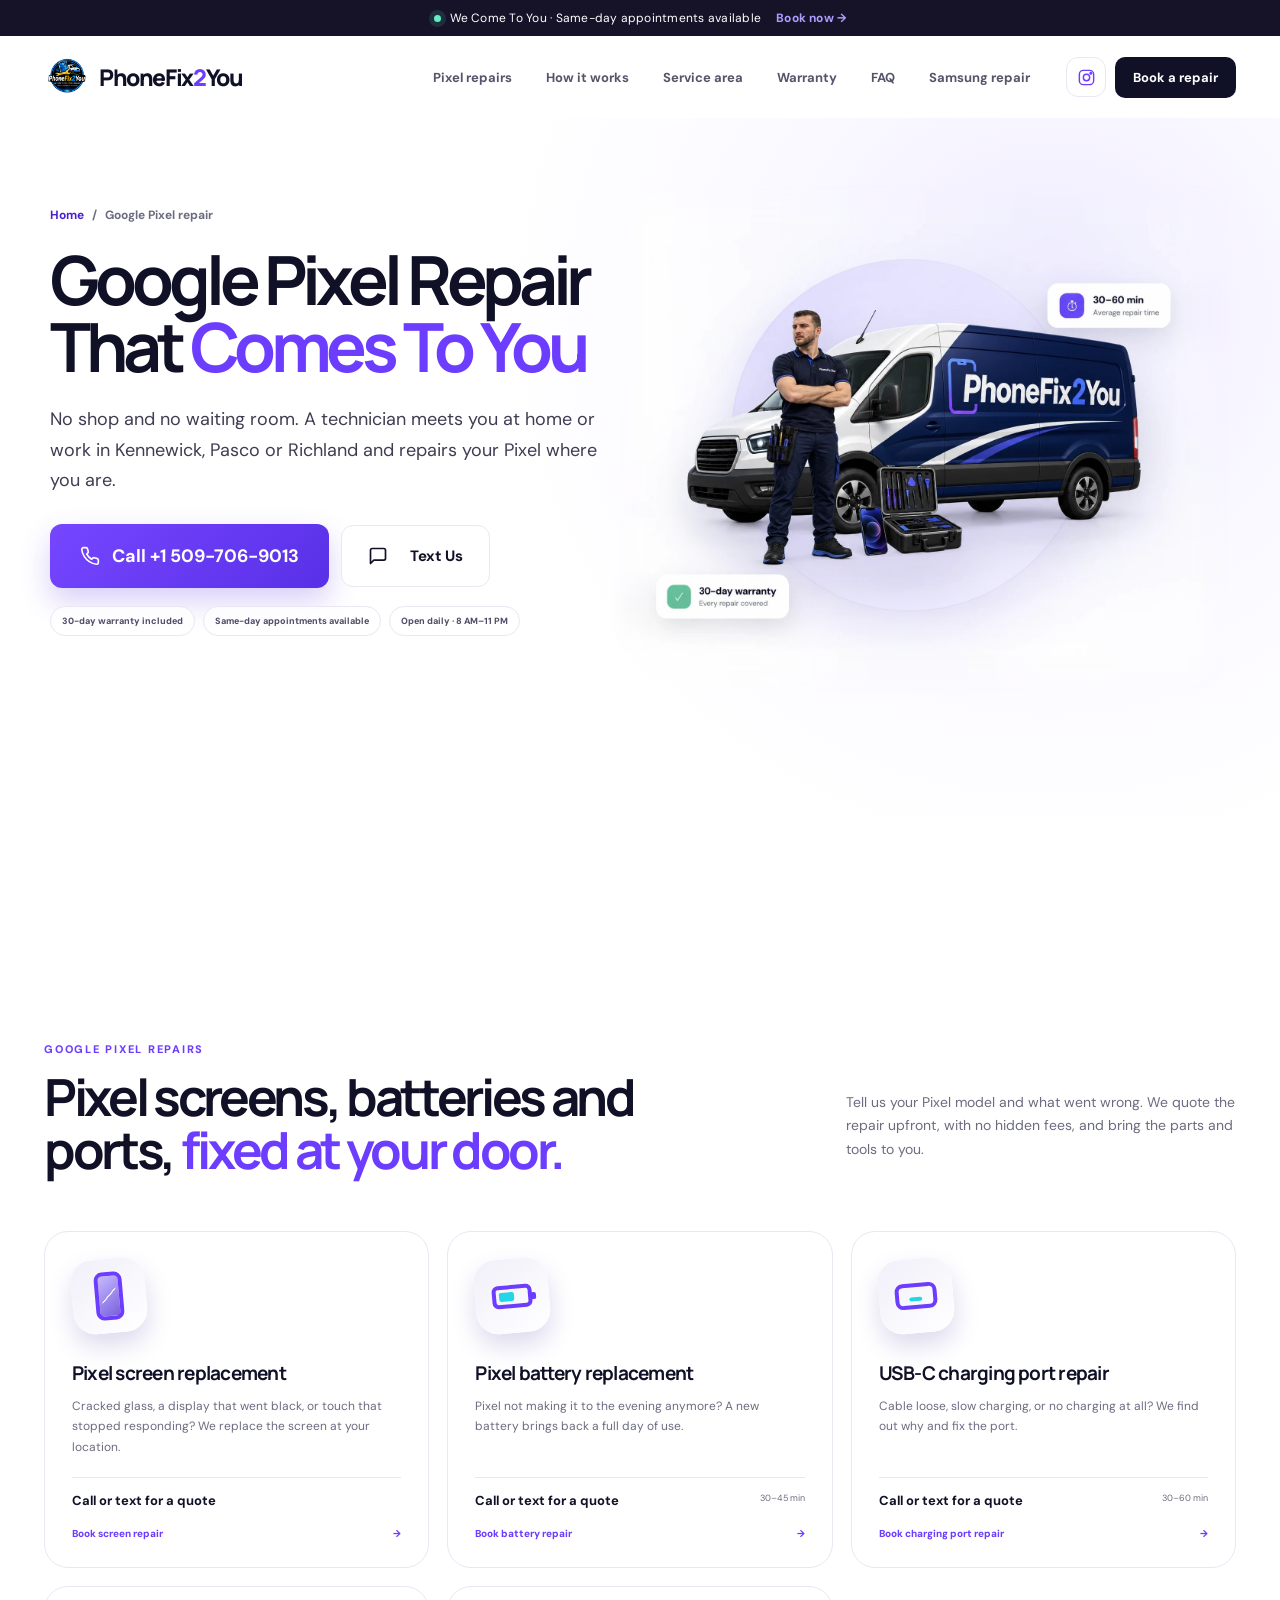
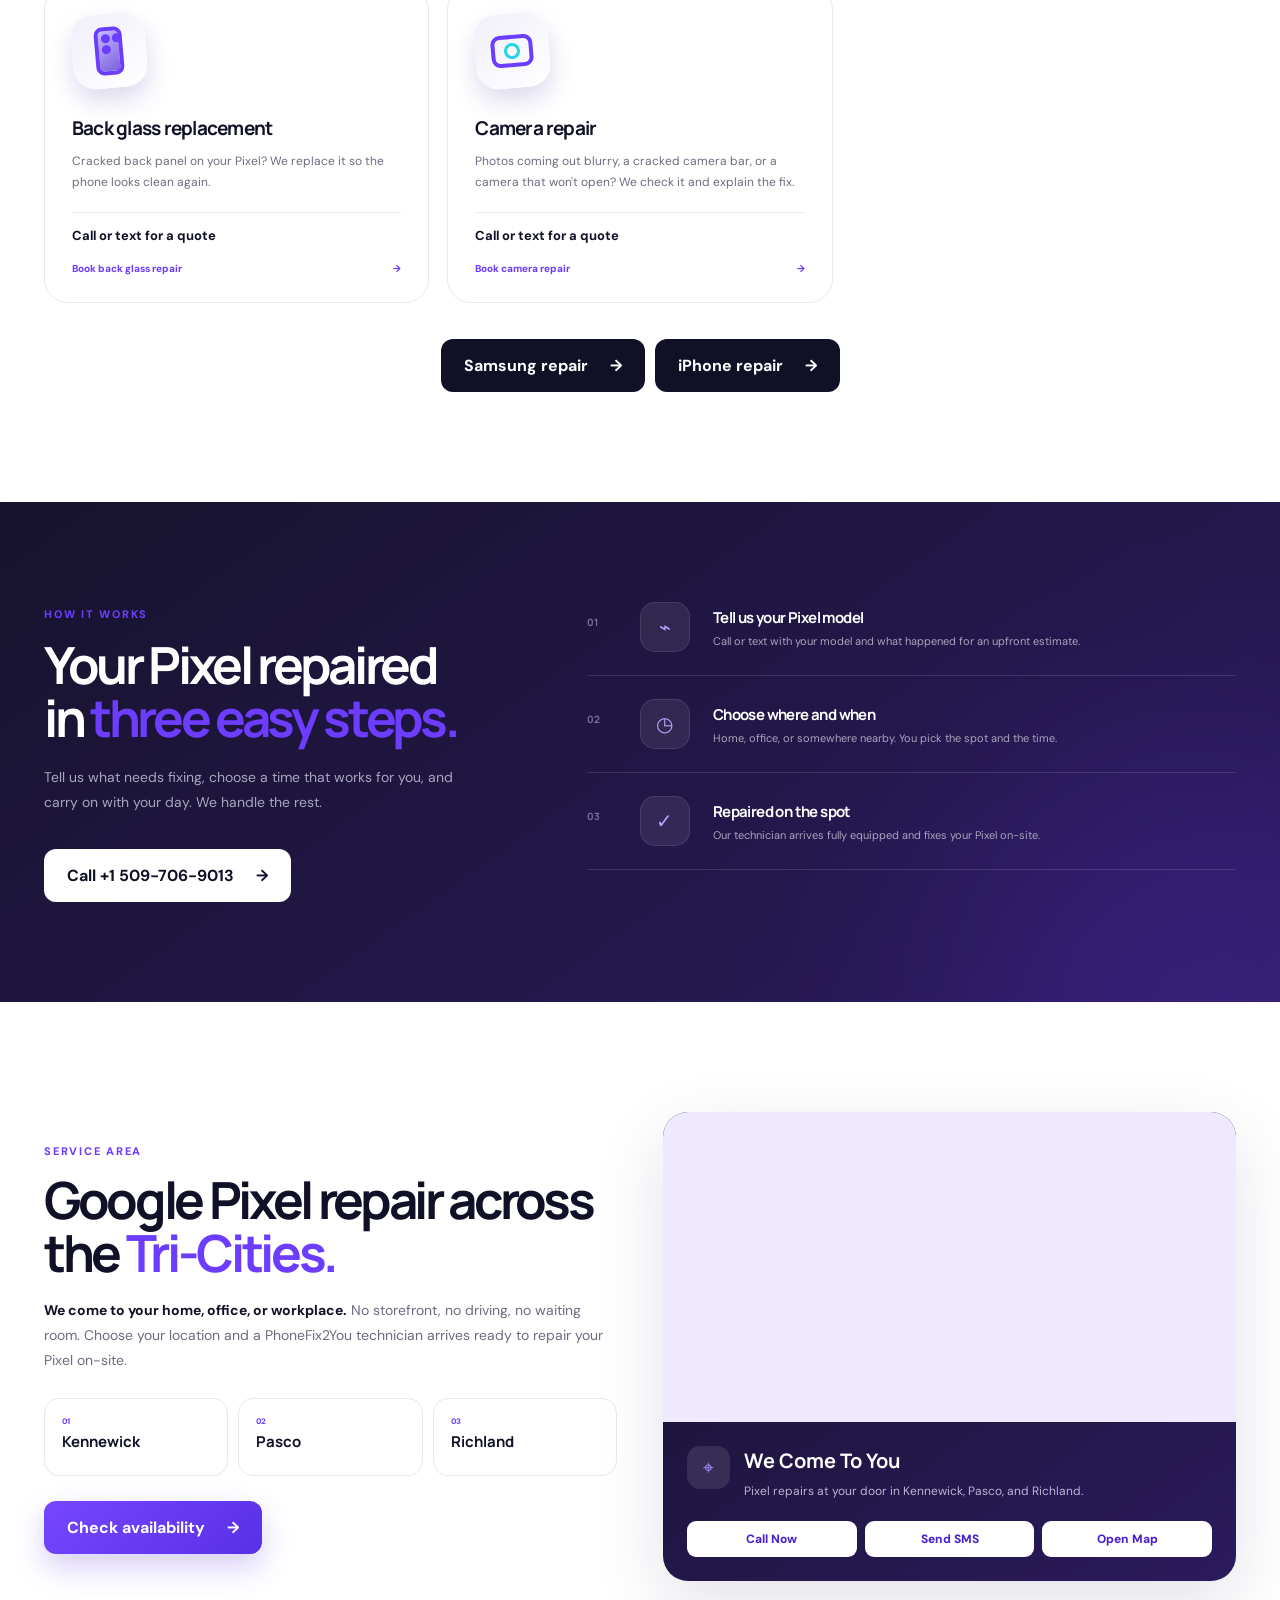
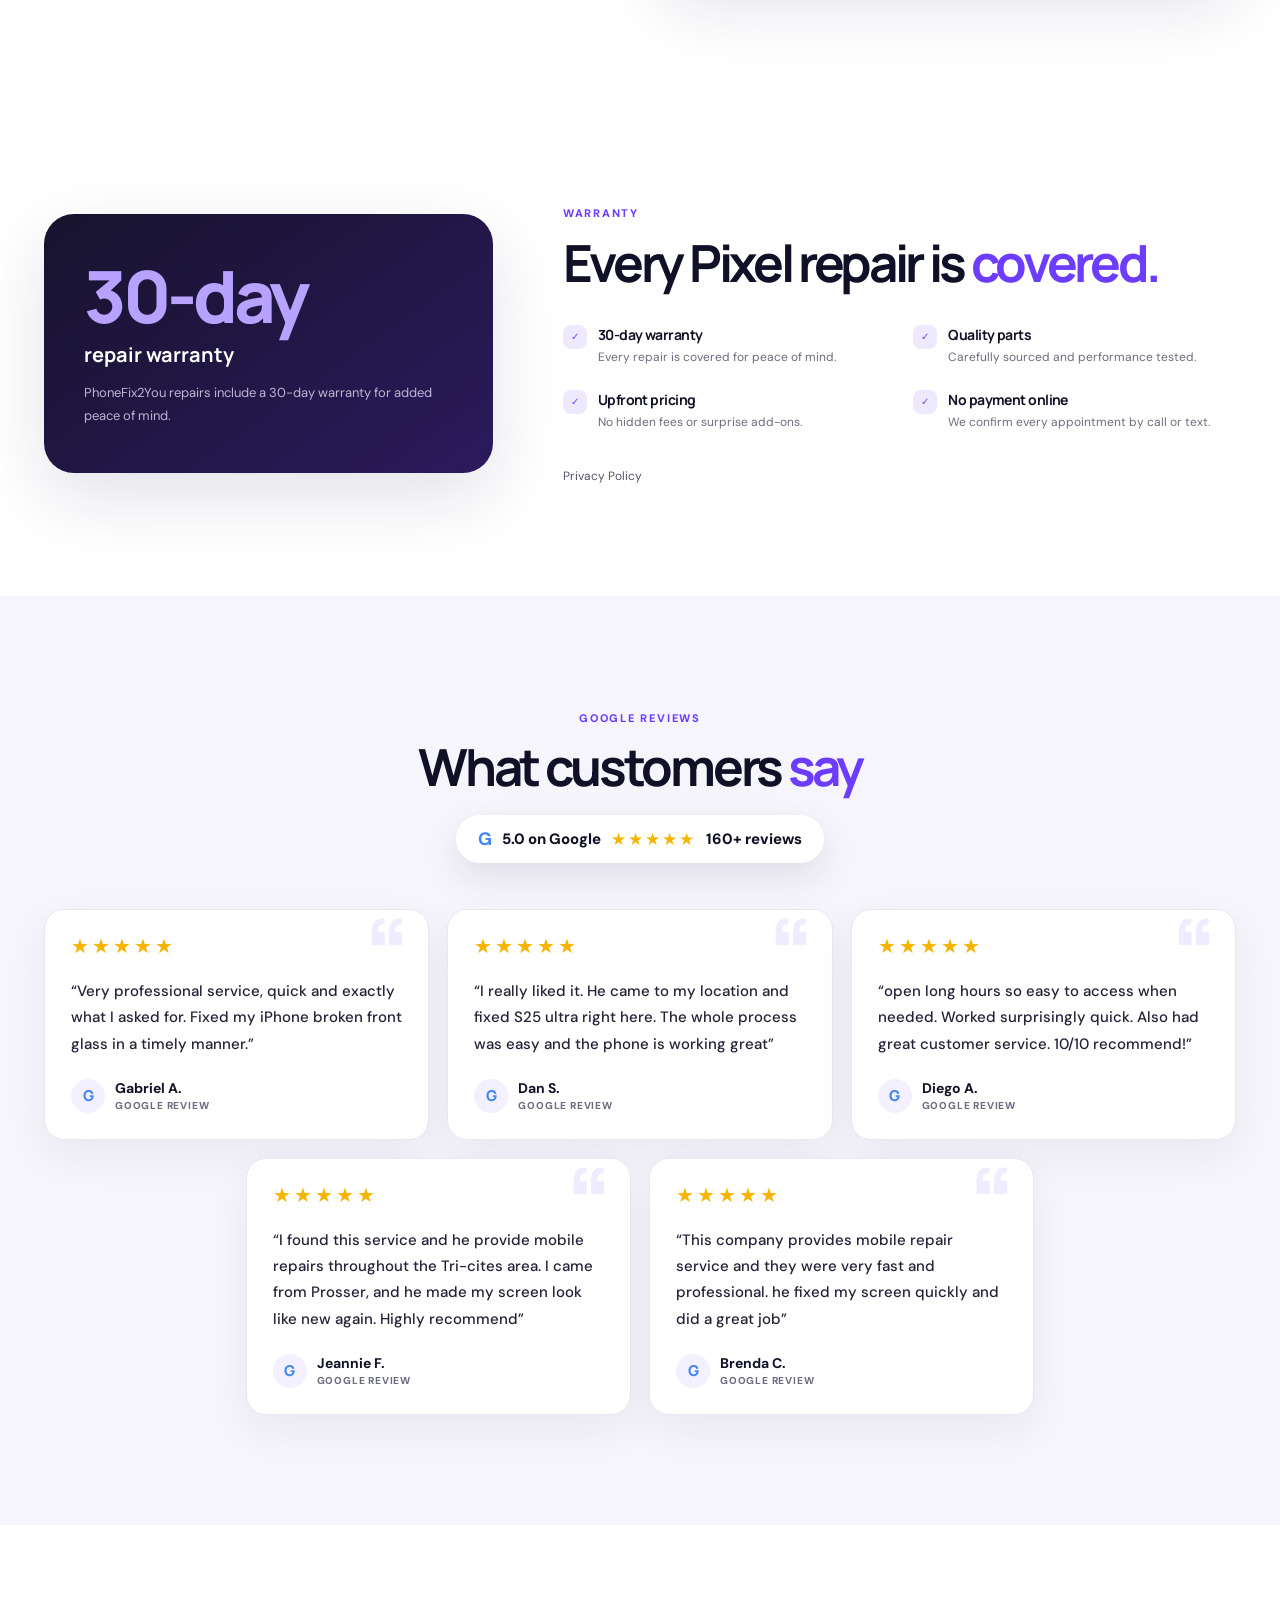
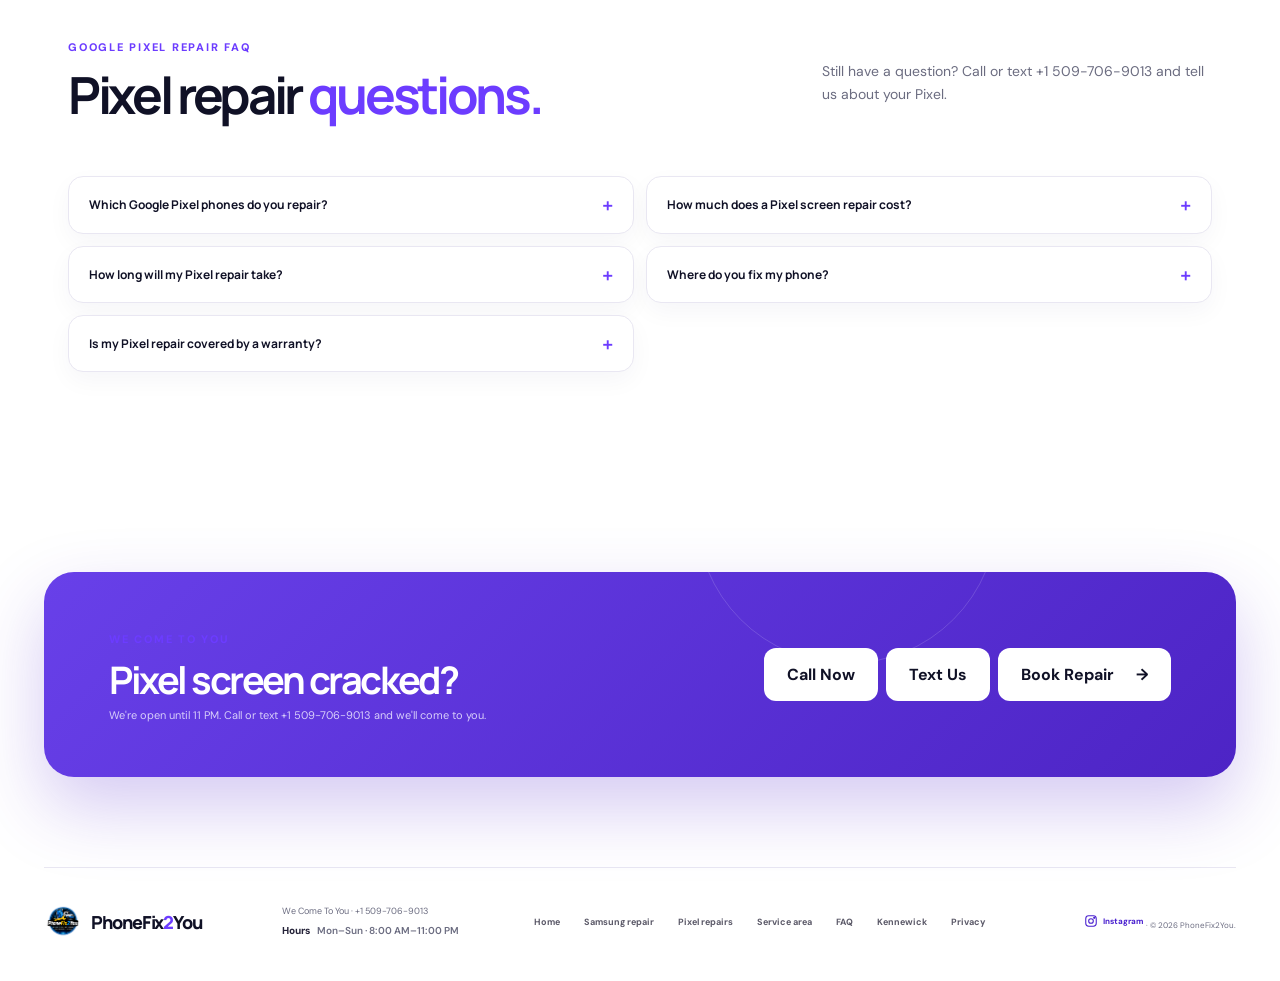
<file: google-pixel-repair/index.html>
<!doctype html>
<html lang="en">
<head>
  <meta charset="UTF-8">
  <meta name="viewport" content="width=device-width, initial-scale=1.0">
  <!-- Google tag (gtag.js) -->
  <script async src="https://www.googletagmanager.com/gtag/js?id=G-J724BN0T0E"></script>
  <script>
    window.dataLayer = window.dataLayer || [];
    function gtag(){dataLayer.push(arguments);}
    gtag('js', new Date());

    gtag('config', 'G-J724BN0T0E');
  </script>
  <meta name="description" content="Cracked Pixel screen, weak battery or charging trouble? We come to your home or work in Kennewick, Pasco and Richland and repair your Google Pixel on the spot.">
  <meta name="theme-color" content="#161329">
  <link rel="canonical" href="https://www.phonefix2you.com/google-pixel-repair">
  <meta property="og:title" content="Google Pixel Repair That Comes To You | PhoneFix2You">
  <meta property="og:description" content="Cracked Pixel screen, weak battery or charging trouble? We come to your home or work in Kennewick, Pasco and Richland.">
  <meta property="og:type" content="website">
  <meta property="og:url" content="https://www.phonefix2you.com/google-pixel-repair">
  <meta property="og:image" content="https://www.phonefix2you.com/assets/phonefix2you-hero.png?v=11">
  <title>Google Pixel Repair That Comes To You | PhoneFix2You Tri-Cities</title>
  <link rel="icon" href="/favicon.ico" sizes="any">
  <link rel="apple-touch-icon" href="/apple-touch-icon.png">
  <link rel="preconnect" href="https://fonts.googleapis.com">
  <link rel="preconnect" href="https://fonts.gstatic.com" crossorigin>
  <link href="https://fonts.googleapis.com/css2?family=DM+Sans:wght@400;500;600;700&family=Manrope:wght@600;700;800&display=swap" rel="stylesheet">
  <link rel="stylesheet" href="/styles.css">
  <link rel="stylesheet" href="/palette.css">
</head>
<body>
  <div class="announcement">
    <span class="pulse"></span>
    We Come To You · Same-day appointments available
    <a href="#booking">Book now <span>→</span></a>
  </div>

  <header class="site-header">
    <a class="brand" href="/" aria-label="PhoneFix2You home">
      <img class="brand-logo" src="/assets/phonefix2you-logo.png?v=11" alt="PhoneFix2You logo">
      <span>PhoneFix<span class="brand-dot">2</span>You</span>
    </a>
    <nav class="desktop-nav" id="main-nav" aria-label="Main navigation">
      <a href="#services">Pixel repairs</a>
      <a href="#process">How it works</a>
      <a href="#service-area">Service area</a>
      <a href="#warranty">Warranty</a>
      <a href="#faq">FAQ</a>
      <a href="/samsung-repair">Samsung repair</a>
    </nav>
    <div class="header-actions">
      <a class="instagram-icon-link" href="https://www.instagram.com/phone_fix2you" target="_blank" rel="noopener" aria-label="Follow PhoneFix2You on Instagram">
        <svg viewBox="0 0 24 24" aria-hidden="true"><rect x="3" y="3" width="18" height="18" rx="5"></rect><circle cx="12" cy="12" r="4"></circle><circle cx="17.5" cy="6.5" r="1"></circle></svg>
      </a>
      <button class="button button-small button-dark header-cta booking-trigger" type="button">Book a repair</button>
    </div>
    <button class="menu-button" aria-label="Open menu" aria-expanded="false" aria-controls="main-nav">
      <span></span><span></span>
    </button>
  </header>

  <main>
    <section class="hero lp-hero">
      <div class="hero-orb orb-one"></div>
      <div class="hero-orb orb-two"></div>
      <div class="hero-copy">
        <nav class="lp-breadcrumb" aria-label="Breadcrumb"><a href="/">Home</a><span>/</span><span>Google Pixel repair</span></nav>
        <h1>Google Pixel Repair That <em>Comes To You</em></h1>
        <p class="hero-lead">No shop and no waiting room. A technician meets you at home or work in Kennewick, Pasco or Richland and repairs your Pixel where you are.</p>
        <div class="hero-actions">
          <a class="button button-primary lp-call" href="tel:+15097069013">
            <svg viewBox="0 0 24 24" aria-hidden="true"><path d="M22 16.9v3a2 2 0 0 1-2.2 2 19.8 19.8 0 0 1-8.6-3.1 19.5 19.5 0 0 1-6-6A19.8 19.8 0 0 1 2.1 4.2 2 2 0 0 1 4.1 2h3a2 2 0 0 1 2 1.7c.1.9.4 1.8.7 2.7a2 2 0 0 1-.5 2.1L8 9.8a16 16 0 0 0 6 6l1.3-1.3a2 2 0 0 1 2.1-.4c.9.3 1.8.6 2.7.7a2 2 0 0 1 1.7 2z"></path></svg>
            Call +1 509-706-9013
          </a>
          <a class="button button-contact lp-text" href="sms:+15097069013">
            <svg viewBox="0 0 24 24" aria-hidden="true"><path d="M21 15a2 2 0 0 1-2 2H7l-4 4V5a2 2 0 0 1 2-2h14a2 2 0 0 1 2 2z"></path></svg>
            Text Us
          </a>
        </div>
        <div class="hero-proof-pills"><span>30-day warranty included</span><span>Same-day appointments available</span><span>Open daily · 8 AM–11 PM</span></div>
      </div>

      <div class="hero-visual">
        <div class="visual-glow"></div>
        <img class="hero-photo" src="/assets/phonefix2you-hero-van-soft.webp" alt="PhoneFix2You mobile phone repair technician next to a branded service van, with 30-60 minute average repair time and 30-day warranty">
      </div>
    </section>

    <section class="section services" id="services">
      <div class="section-heading split-heading">
        <div>
          <span class="kicker">Google Pixel repairs</span>
          <h2>Pixel screens, batteries and ports, <em>fixed at your door.</em></h2>
        </div>
        <p>Tell us your Pixel model and what went wrong. We quote the repair upfront, with no hidden fees, and bring the parts and tools to you.</p>
      </div>
      <div class="service-grid lp-service-grid">
        <article class="service-card">
          <div class="service-icon screen-icon"><span></span></div>
          <h3>Pixel screen replacement</h3>
          <p>Cracked glass, a display that went black, or touch that stopped responding? We replace the screen at your location.</p>
          <div class="service-meta"><span><strong>Call or text for a quote</strong></span></div>
          <a href="#booking" data-repair="Screen Repair">Book screen repair <span>→</span></a>
        </article>
        <article class="service-card">
          <div class="service-icon battery-icon"><span></span></div>
          <h3>Pixel battery replacement</h3>
          <p>Pixel not making it to the evening anymore? A new battery brings back a full day of use.</p>
          <div class="service-meta"><span><strong>Call or text for a quote</strong></span><span>30–45 min</span></div>
          <a href="#booking" data-repair="Battery Replacement">Book battery repair <span>→</span></a>
        </article>
        <article class="service-card">
          <div class="service-icon port-icon"><span></span></div>
          <h3>USB-C charging port repair</h3>
          <p>Cable loose, slow charging, or no charging at all? We find out why and fix the port.</p>
          <div class="service-meta"><span><strong>Call or text for a quote</strong></span><span>30–60 min</span></div>
          <a href="#booking" data-repair="Charging Port Repair">Book charging port repair <span>→</span></a>
        </article>
        <article class="service-card">
          <div class="service-icon back-icon"><span></span></div>
          <h3>Back glass replacement</h3>
          <p>Cracked back panel on your Pixel? We replace it so the phone looks clean again.</p>
          <div class="service-meta"><span><strong>Call or text for a quote</strong></span></div>
          <a href="#booking" data-repair="Back Glass Repair">Book back glass repair <span>→</span></a>
        </article>
        <article class="service-card">
          <div class="service-icon camera-icon"><span></span></div>
          <h3>Camera repair</h3>
          <p>Photos coming out blurry, a cracked camera bar, or a camera that won't open? We check it and explain the fix.</p>
          <div class="service-meta"><span><strong>Call or text for a quote</strong></span></div>
          <a href="#booking" data-repair="Camera Repair">Book camera repair <span>→</span></a>
        </article>
      </div>
      <div class="services-more"><a class="button button-dark" href="/samsung-repair">Samsung repair <span>→</span></a><a class="button button-dark" href="/iphone-repair">iPhone repair <span>→</span></a></div>
    </section>

    <section class="section process" id="process">
      <div class="process-copy">
        <span class="kicker kicker-light">How it works</span>
        <h2>Your Pixel repaired in <em>three easy steps.</em></h2>
        <p>Tell us what needs fixing, choose a time that works for you, and carry on with your day. We handle the rest.</p>
        <a class="button button-light" href="tel:+15097069013">Call +1 509-706-9013 <span>→</span></a>
      </div>
      <div class="steps">
        <article><span class="step-number">01</span><div class="step-icon">⌁</div><div><h3>Tell us your Pixel model</h3><p>Call or text with your model and what happened for an upfront estimate.</p></div></article>
        <article><span class="step-number">02</span><div class="step-icon">◷</div><div><h3>Choose where and when</h3><p>Home, office, or somewhere nearby. You pick the spot and the time.</p></div></article>
        <article><span class="step-number">03</span><div class="step-icon">✓</div><div><h3>Repaired on the spot</h3><p>Our technician arrives fully equipped and fixes your Pixel on-site.</p></div></article>
      </div>
    </section>

    <section class="section service-area" id="service-area">
      <div class="area-copy">
        <span class="kicker">Service area</span>
        <h2>Google Pixel repair across the <em>Tri-Cities.</em></h2>
        <p><strong>We come to your home, office, or workplace.</strong> No storefront, no driving, no waiting room. Choose your location and a PhoneFix2You technician arrives ready to repair your Pixel on-site.</p>
        <div class="city-grid city-grid-expanded"><article><span>01</span><strong>Kennewick</strong></article><article><span>02</span><strong>Pasco</strong></article><article><span>03</span><strong>Richland</strong></article></div>
        <button class="button button-primary booking-trigger" type="button">Check availability <span>→</span></button>
      </div>
      <div class="area-card">
        <div class="area-map">
          <iframe src="https://www.google.com/maps?q=Tri-Cities%2C%20Washington&output=embed" title="PhoneFix2You Tri-Cities service area map" loading="lazy" referrerpolicy="no-referrer-when-downgrade"></iframe>
        </div>
        <div class="area-card-copy">
          <div><span class="area-pin">⌖</span><span><strong>We Come To You</strong><p>Pixel repairs at your door in Kennewick, Pasco, and Richland.</p></span></div>
          <div class="area-actions"><a href="tel:+15097069013">Call Now</a><a href="sms:+15097069013">Send SMS</a><a href="https://maps.app.goo.gl/CNRpfNAqgQyWRgQ29?g_st=ic" target="_blank" rel="noopener">Open Map</a></div>
        </div>
      </div>
    </section>

    <section class="section lp-warranty" id="warranty">
      <div class="lp-warranty-badge">
        <strong>30-day</strong>
        <span>repair warranty</span>
        <p>PhoneFix2You repairs include a 30-day warranty for added peace of mind.</p>
      </div>
      <div>
        <span class="kicker">Warranty</span>
        <h2>Every Pixel repair is <em>covered.</em></h2>
        <div class="benefit-grid">
          <article><span>✓</span><div><h3>30-day warranty</h3><p>Every repair is covered for peace of mind.</p></div></article>
          <article><span>✓</span><div><h3>Quality parts</h3><p>Carefully sourced and performance tested.</p></div></article>
          <article><span>✓</span><div><h3>Upfront pricing</h3><p>No hidden fees or surprise add-ons.</p></div></article>
          <article><span>✓</span><div><h3>No payment online</h3><p>We confirm every appointment by call or text.</p></div></article>
        </div>
        <p class="price-note"><a href="/privacy">Privacy Policy</a></p>
      </div>
    </section>

    <section class="section reviews customer-reviews" id="reviews">
      <div class="section-heading center-heading">
        <span class="kicker">Google reviews</span>
        <h2>What customers <em>say</em></h2>
        <a class="google-rating" href="https://maps.app.goo.gl/CNRpfNAqgQyWRgQ29?g_st=ic" target="_blank" rel="noopener"><strong>G</strong><span><b>5.0 on Google</b><i class="pill-stars" aria-hidden="true">★★★★★</i><b>160+ reviews</b></span></a>
      </div>
      <div class="customer-review-grid">
        <figure class="customer-review">
          <div class="review-stars" role="img" aria-label="5 out of 5 stars">★★★★★</div>
          <blockquote>&ldquo;Very professional service, quick and exactly what I asked for. Fixed my iPhone broken front glass in a timely manner.&rdquo;</blockquote>
          <figcaption><span aria-hidden="true">G</span><div><strong>Gabriel A.</strong><small>Google review</small></div></figcaption>
        </figure>
        <figure class="customer-review">
          <div class="review-stars" role="img" aria-label="5 out of 5 stars">★★★★★</div>
          <blockquote>&ldquo;I really liked it. He came to my location and fixed S25 ultra right here. The whole process was easy and the phone is working great&rdquo;</blockquote>
          <figcaption><span aria-hidden="true">G</span><div><strong>Dan S.</strong><small>Google review</small></div></figcaption>
        </figure>
        <figure class="customer-review">
          <div class="review-stars" role="img" aria-label="5 out of 5 stars">★★★★★</div>
          <blockquote>&ldquo;open long hours so easy to access when needed. Worked surprisingly quick. Also had great customer service. 10/10 recommend!&rdquo;</blockquote>
          <figcaption><span aria-hidden="true">G</span><div><strong>Diego A.</strong><small>Google review</small></div></figcaption>
        </figure>
        <figure class="customer-review">
          <div class="review-stars" role="img" aria-label="5 out of 5 stars">★★★★★</div>
          <blockquote>&ldquo;I found this service and he provide mobile repairs throughout the Tri-cites area. I came from Prosser, and he made my screen look like new again. Highly recommend&rdquo;</blockquote>
          <figcaption><span aria-hidden="true">G</span><div><strong>Jeannie F.</strong><small>Google review</small></div></figcaption>
        </figure>
        <figure class="customer-review">
          <div class="review-stars" role="img" aria-label="5 out of 5 stars">★★★★★</div>
          <blockquote>&ldquo;This company provides mobile repair service and they were very fast and professional. he fixed my screen quickly and did a great job&rdquo;</blockquote>
          <figcaption><span aria-hidden="true">G</span><div><strong>Brenda C.</strong><small>Google review</small></div></figcaption>
        </figure>
      </div>
    </section>

    <section class="section faq-section" id="faq">
      <div class="section-heading split-heading">
        <div><span class="kicker">Google Pixel repair FAQ</span><h2>Pixel repair <em>questions.</em></h2></div>
        <p>Still have a question? Call or text +1 509-706-9013 and tell us about your Pixel.</p>
      </div>
      <div class="faq-grid">
        <details><summary>Which Google Pixel phones do you repair?</summary><p>In our online booking you can choose the Pixel 6, 7, 8 or 9 Series, or "Other Google Pixel". Not sure about your model? Call or text us.</p></details>
        <details><summary>How much does a Pixel screen repair cost?</summary><p>The price depends on your Pixel model. Call or text +1 509-706-9013 with your model for a quote. Pricing is upfront, with no hidden fees or surprise add-ons.</p></details>
        <details><summary>How long will my Pixel repair take?</summary><p>Most repairs are completed in 30–60 minutes, right at your location.</p></details>
        <details><summary>Where do you fix my phone?</summary><p>Wherever suits you in Kennewick, Pasco, or Richland: your home, office, workplace, or another convenient spot. We are not a store.</p></details>
        <details><summary>Is my Pixel repair covered by a warranty?</summary><p>Yes. Every PhoneFix2You repair includes a 30-day warranty.</p></details>
      </div>
    </section>

    <section class="cta-section">
      <div>
        <span class="kicker kicker-light">We Come To You</span>
        <h2>Pixel screen cracked?</h2>
        <p>We're open until 11 PM. Call or text +1 509-706-9013 and we'll come to you.</p>
      </div>
      <div class="cta-actions"><a class="button button-light" href="tel:+15097069013">Call Now</a><a class="button button-light" href="sms:+15097069013">Text Us</a><button class="button button-light booking-trigger" type="button">Book Repair <span>→</span></button></div>
    </section>
  </main>

  <footer>
    <a class="brand brand-footer" href="/"><img class="brand-logo" src="/assets/phonefix2you-logo.png?v=11" alt="PhoneFix2You logo" loading="lazy"><span>PhoneFix<span class="brand-dot">2</span>You</span></a>
    <p class="footer-contact"><span>We Come To You · <a href="tel:+15097069013">+1 509-706-9013</a></span><span class="footer-hours"><strong>Hours</strong> Mon–Sun · 8:00 AM–11:00 PM</span></p>
    <div><a href="/">Home</a><a href="/samsung-repair">Samsung repair</a><a href="#services">Pixel repairs</a><a href="#service-area">Service area</a><a href="#faq">FAQ</a><a href="/phone-repair-kennewick">Kennewick</a><a href="/privacy">Privacy</a></div>
    <small><a class="footer-instagram" href="https://www.instagram.com/phone_fix2you" target="_blank" rel="noopener" aria-label="Follow PhoneFix2You on Instagram"><svg viewBox="0 0 24 24" aria-hidden="true"><rect x="3" y="3" width="18" height="18" rx="5"></rect><circle cx="12" cy="12" r="4"></circle><circle cx="17.5" cy="6.5" r="1"></circle></svg> Instagram</a> · © 2026 PhoneFix2You.</small>
  </footer>

  <div class="mobile-book">
    <a class="mobile-contact" href="tel:+15097069013">Call</a>
    <a class="mobile-contact" href="sms:+15097069013">SMS</a>
    <button class="button button-primary booking-trigger" type="button">Book a repair <span>→</span></button>
  </div>
  <!-- Preselects Google Pixel so the booking modal opens on the model step -->
  <input type="hidden" id="device-select" value="Google Pixel">
  <div class="modal" id="booking-modal" aria-hidden="true">
    <div class="modal-card booking-modal-card">
      <button class="modal-close" aria-label="Close">×</button>
      <div class="booking-progress"><span class="active"></span><span></span><span></span></div>
      <div class="booking-step-copy"><span class="kicker" id="step-kicker">Step 1 of 3</span><h2 id="step-title">Choose your phone</h2><p id="step-description">Pick the brand, then your model.</p></div>
      <div class="booking-step-content" id="booking-step-content"></div>
      <p class="booking-alert" id="booking-alert" role="alert" aria-live="polite"></p>
      <div class="booking-controls"><button class="button booking-back" type="button">Back</button><button class="button button-primary booking-next" type="button">Continue <span>→</span></button></div>
      <small class="booking-note">No payment collected online. Times are requests: we confirm every appointment and the final price by call or text. <a href="/privacy">Privacy Policy</a></small>
    </div>
  </div>
  <script src="/script.js"></script>
</body>
</html>
</file>
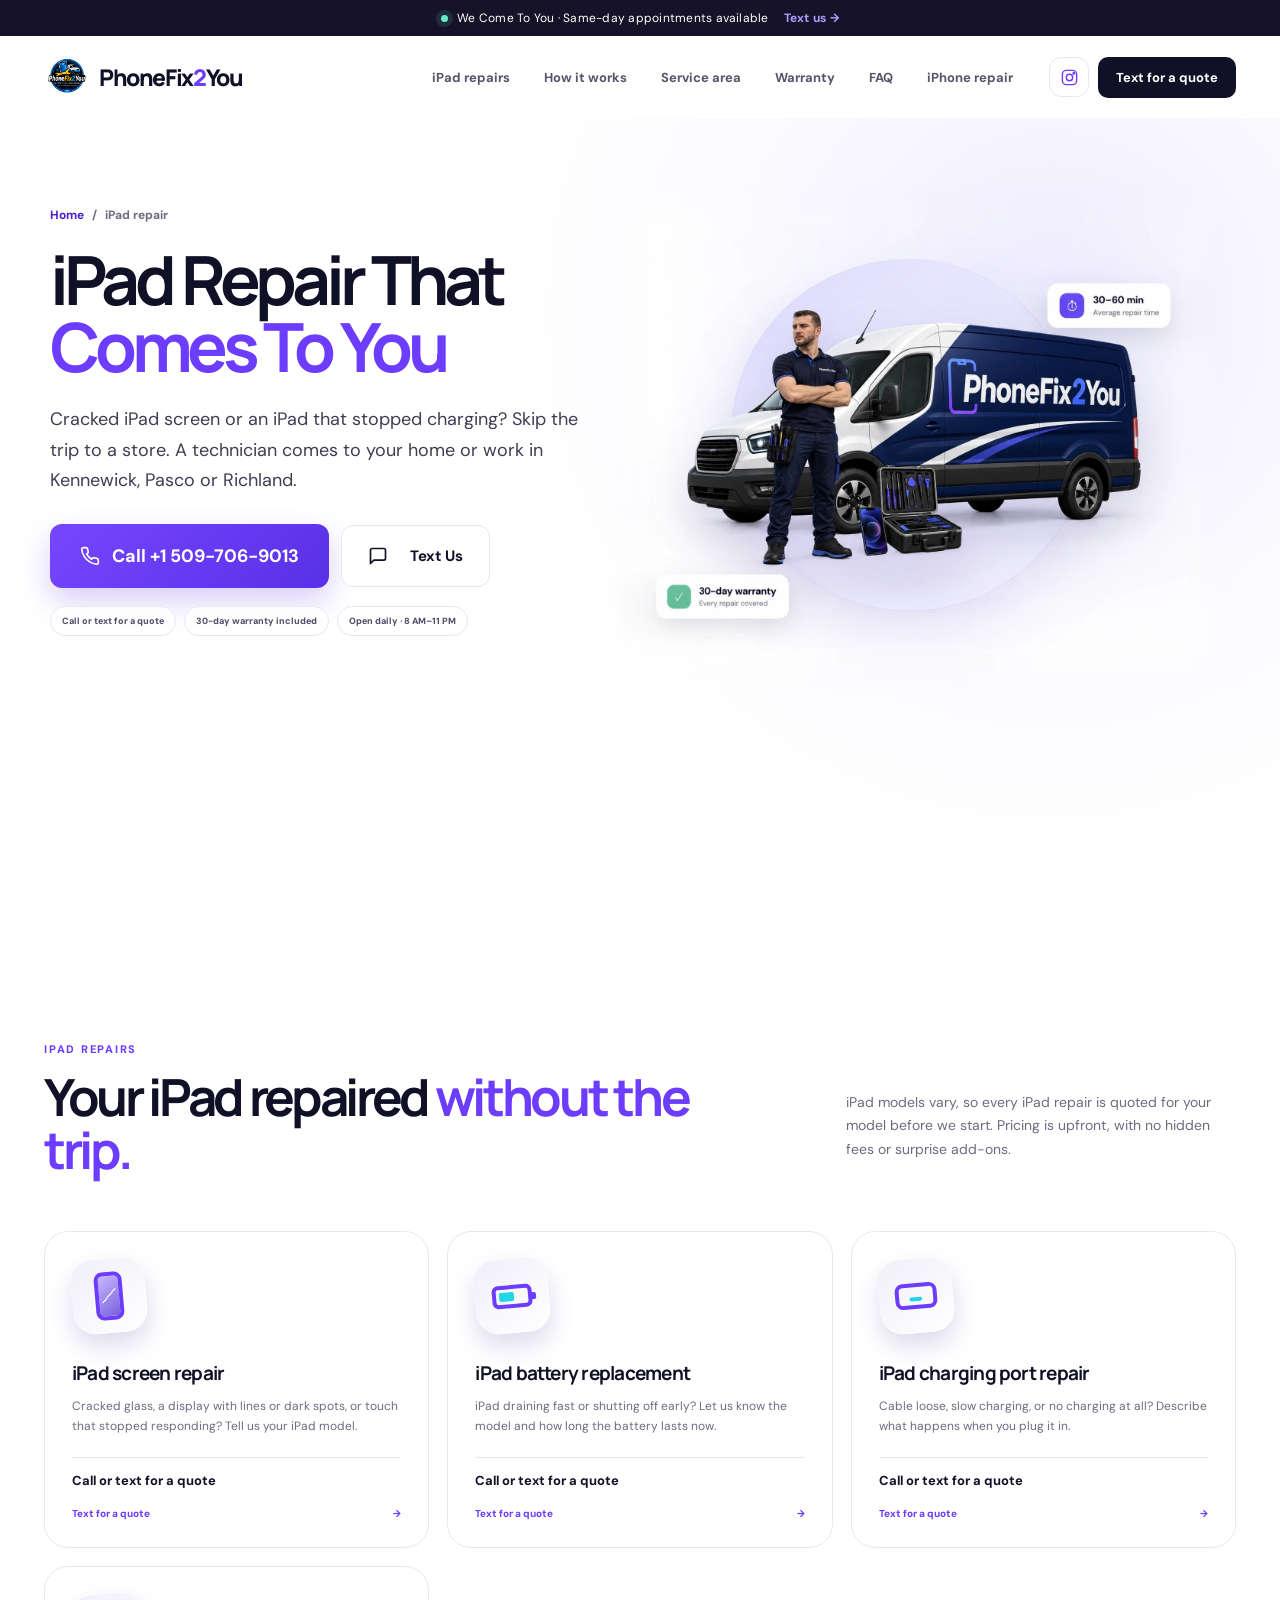
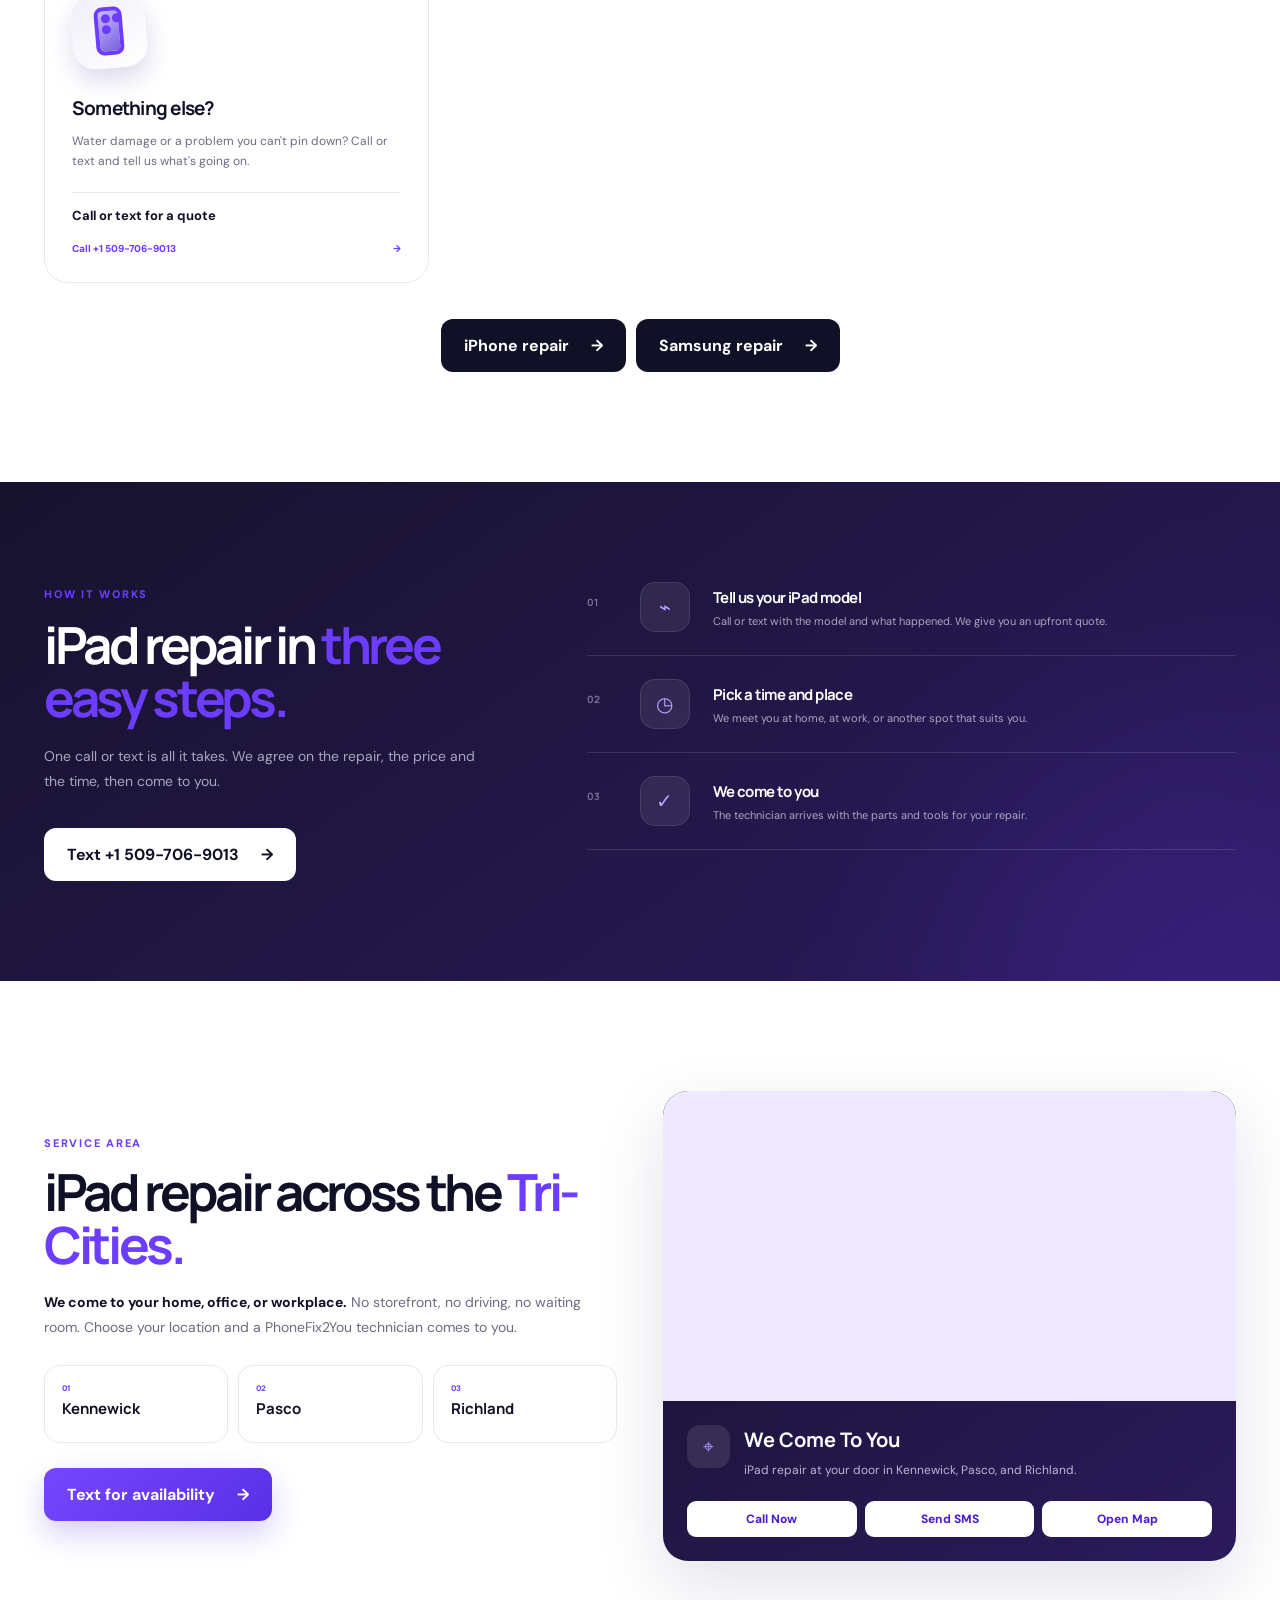
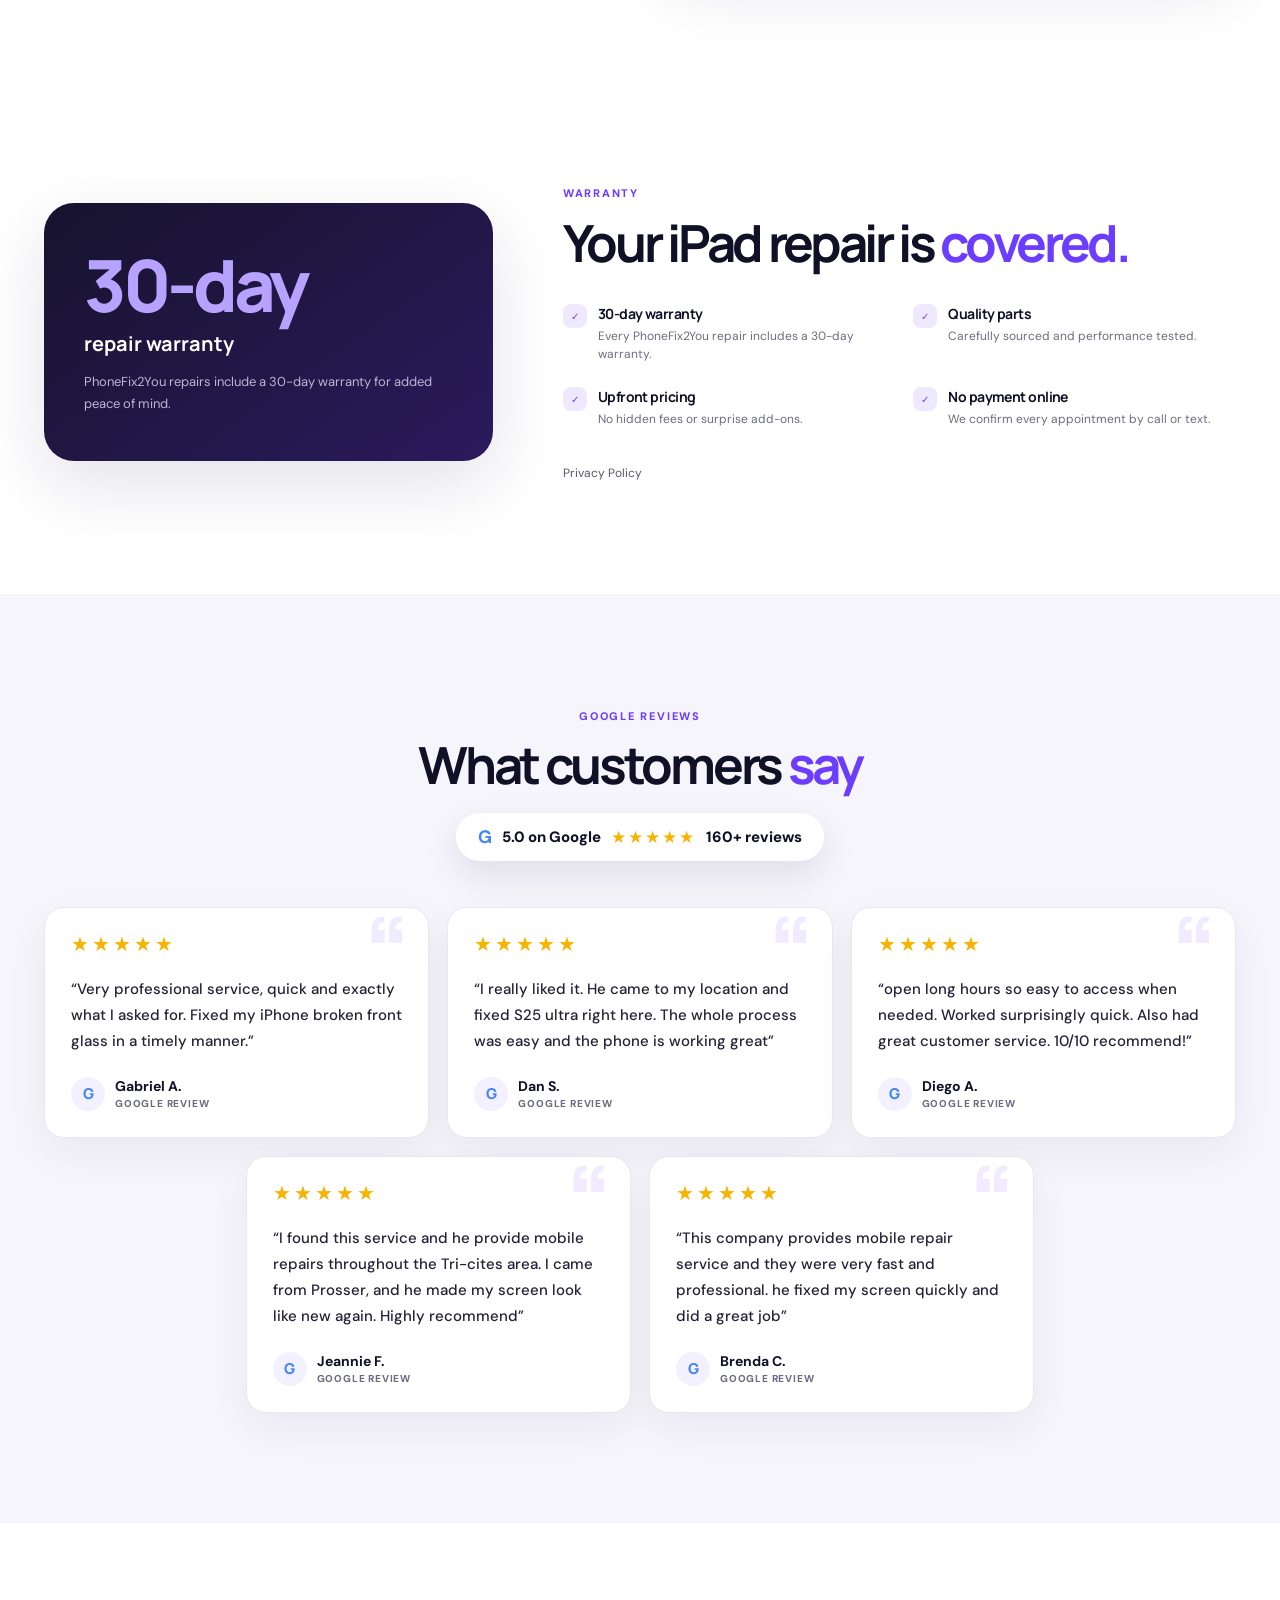
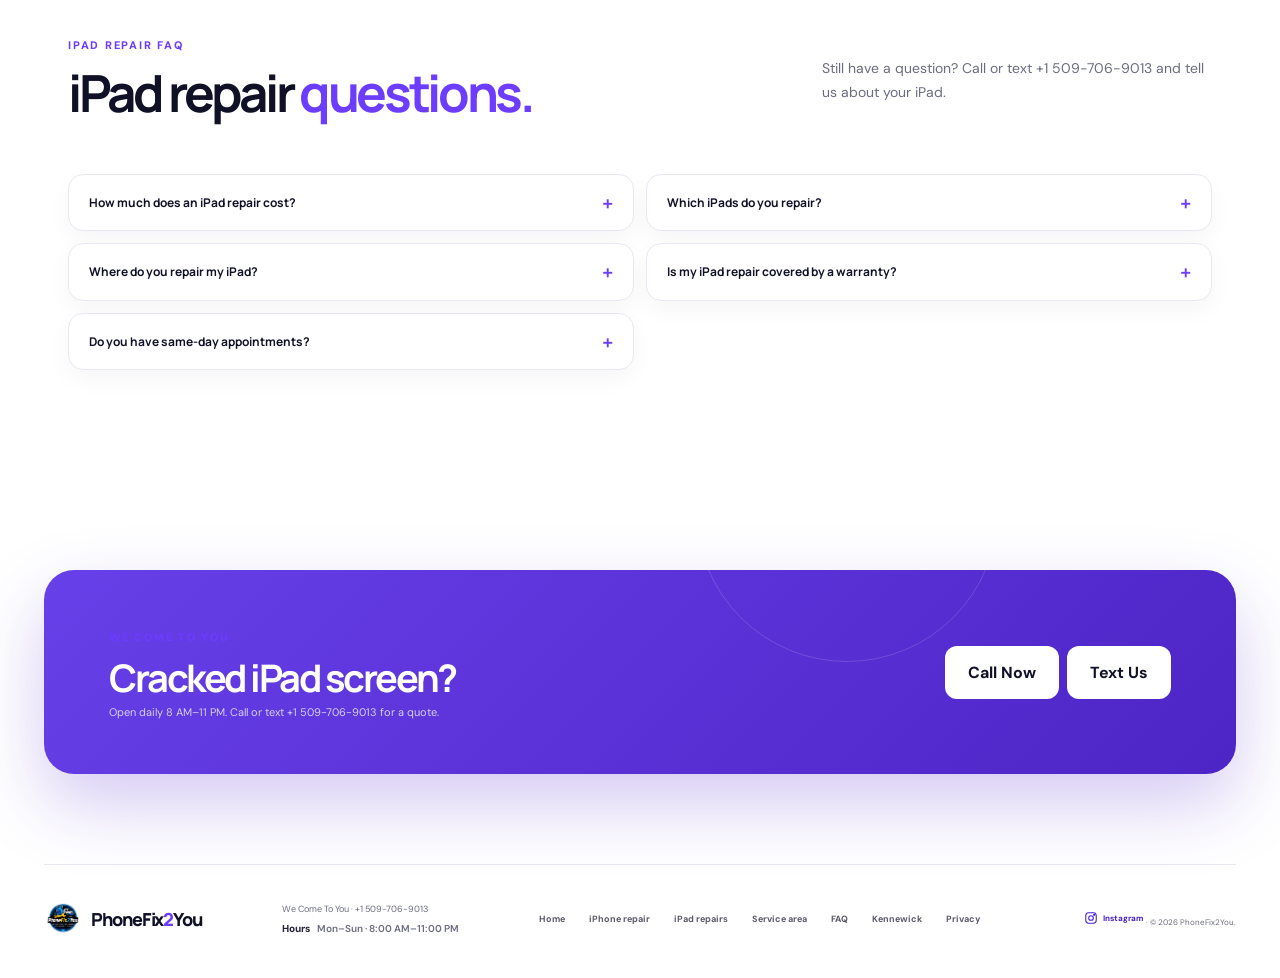
<file: ipad-repair/index.html>
<!doctype html>
<html lang="en">
<head>
  <meta charset="UTF-8">
  <meta name="viewport" content="width=device-width, initial-scale=1.0">
  <!-- Google tag (gtag.js) -->
  <script async src="https://www.googletagmanager.com/gtag/js?id=G-J724BN0T0E"></script>
  <script>
    window.dataLayer = window.dataLayer || [];
    function gtag(){dataLayer.push(arguments);}
    gtag('js', new Date());

    gtag('config', 'G-J724BN0T0E');
  </script>
  <meta name="description" content="Cracked iPad screen or an iPad that won't charge? We come to your home or work in Kennewick, Pasco and Richland. Call or text +1 509-706-9013 for a quote.">
  <meta name="theme-color" content="#161329">
  <link rel="canonical" href="https://www.phonefix2you.com/ipad-repair">
  <meta property="og:title" content="iPad Repair That Comes To You | PhoneFix2You">
  <meta property="og:description" content="Cracked iPad screen or an iPad that won't charge? We come to your home or work in Kennewick, Pasco and Richland.">
  <meta property="og:type" content="website">
  <meta property="og:url" content="https://www.phonefix2you.com/ipad-repair">
  <meta property="og:image" content="https://www.phonefix2you.com/assets/phonefix2you-hero.png?v=11">
  <title>iPad Repair That Comes To You | PhoneFix2You Tri-Cities</title>
  <link rel="icon" href="/favicon.ico" sizes="any">
  <link rel="apple-touch-icon" href="/apple-touch-icon.png">
  <link rel="preconnect" href="https://fonts.googleapis.com">
  <link rel="preconnect" href="https://fonts.gstatic.com" crossorigin>
  <link href="https://fonts.googleapis.com/css2?family=DM+Sans:wght@400;500;600;700&family=Manrope:wght@600;700;800&display=swap" rel="stylesheet">
  <link rel="stylesheet" href="/styles.css">
  <link rel="stylesheet" href="/palette.css">
</head>
<body>
  <div class="announcement">
    <span class="pulse"></span>
    We Come To You · Same-day appointments available
    <a href="sms:+15097069013">Text us <span>→</span></a>
  </div>

  <header class="site-header">
    <a class="brand" href="/" aria-label="PhoneFix2You home">
      <img class="brand-logo" src="/assets/phonefix2you-logo.png?v=11" alt="PhoneFix2You logo">
      <span>PhoneFix<span class="brand-dot">2</span>You</span>
    </a>
    <nav class="desktop-nav" id="main-nav" aria-label="Main navigation">
      <a href="#services">iPad repairs</a>
      <a href="#process">How it works</a>
      <a href="#service-area">Service area</a>
      <a href="#warranty">Warranty</a>
      <a href="#faq">FAQ</a>
      <a href="/iphone-repair">iPhone repair</a>
    </nav>
    <div class="header-actions">
      <a class="instagram-icon-link" href="https://www.instagram.com/phone_fix2you" target="_blank" rel="noopener" aria-label="Follow PhoneFix2You on Instagram">
        <svg viewBox="0 0 24 24" aria-hidden="true"><rect x="3" y="3" width="18" height="18" rx="5"></rect><circle cx="12" cy="12" r="4"></circle><circle cx="17.5" cy="6.5" r="1"></circle></svg>
      </a>
      <a class="button button-small button-dark header-cta" href="sms:+15097069013">Text for a quote</a>
    </div>
    <button class="menu-button" aria-label="Open menu" aria-expanded="false" aria-controls="main-nav">
      <span></span><span></span>
    </button>
  </header>

  <main>
    <section class="hero lp-hero">
      <div class="hero-orb orb-one"></div>
      <div class="hero-orb orb-two"></div>
      <div class="hero-copy">
        <nav class="lp-breadcrumb" aria-label="Breadcrumb"><a href="/">Home</a><span>/</span><span>iPad repair</span></nav>
        <h1>iPad Repair That <em>Comes To You</em></h1>
        <p class="hero-lead">Cracked iPad screen or an iPad that stopped charging? Skip the trip to a store. A technician comes to your home or work in Kennewick, Pasco or Richland.</p>
        <div class="hero-actions">
          <a class="button button-primary lp-call" href="tel:+15097069013">
            <svg viewBox="0 0 24 24" aria-hidden="true"><path d="M22 16.9v3a2 2 0 0 1-2.2 2 19.8 19.8 0 0 1-8.6-3.1 19.5 19.5 0 0 1-6-6A19.8 19.8 0 0 1 2.1 4.2 2 2 0 0 1 4.1 2h3a2 2 0 0 1 2 1.7c.1.9.4 1.8.7 2.7a2 2 0 0 1-.5 2.1L8 9.8a16 16 0 0 0 6 6l1.3-1.3a2 2 0 0 1 2.1-.4c.9.3 1.8.6 2.7.7a2 2 0 0 1 1.7 2z"></path></svg>
            Call +1 509-706-9013
          </a>
          <a class="button button-contact lp-text" href="sms:+15097069013">
            <svg viewBox="0 0 24 24" aria-hidden="true"><path d="M21 15a2 2 0 0 1-2 2H7l-4 4V5a2 2 0 0 1 2-2h14a2 2 0 0 1 2 2z"></path></svg>
            Text Us
          </a>
        </div>
        <div class="hero-proof-pills"><span>Call or text for a quote</span><span>30-day warranty included</span><span>Open daily · 8 AM–11 PM</span></div>
      </div>

      <div class="hero-visual">
        <div class="visual-glow"></div>
        <img class="hero-photo" src="/assets/phonefix2you-hero-van-soft.webp" alt="PhoneFix2You mobile phone repair technician next to a branded service van, with 30-60 minute average repair time and 30-day warranty">
      </div>
    </section>

    <section class="section services" id="services">
      <div class="section-heading split-heading">
        <div>
          <span class="kicker">iPad repairs</span>
          <h2>Your iPad repaired <em>without the trip.</em></h2>
        </div>
        <p>iPad models vary, so every iPad repair is quoted for your model before we start. Pricing is upfront, with no hidden fees or surprise add-ons.</p>
      </div>
      <div class="service-grid lp-service-grid">
        <article class="service-card">
          <div class="service-icon screen-icon"><span></span></div>
          <h3>iPad screen repair</h3>
          <p>Cracked glass, a display with lines or dark spots, or touch that stopped responding? Tell us your iPad model.</p>
          <div class="service-meta"><span><strong>Call or text for a quote</strong></span></div>
          <a href="sms:+15097069013">Text for a quote <span>→</span></a>
        </article>
        <article class="service-card">
          <div class="service-icon battery-icon"><span></span></div>
          <h3>iPad battery replacement</h3>
          <p>iPad draining fast or shutting off early? Let us know the model and how long the battery lasts now.</p>
          <div class="service-meta"><span><strong>Call or text for a quote</strong></span></div>
          <a href="sms:+15097069013">Text for a quote <span>→</span></a>
        </article>
        <article class="service-card">
          <div class="service-icon port-icon"><span></span></div>
          <h3>iPad charging port repair</h3>
          <p>Cable loose, slow charging, or no charging at all? Describe what happens when you plug it in.</p>
          <div class="service-meta"><span><strong>Call or text for a quote</strong></span></div>
          <a href="sms:+15097069013">Text for a quote <span>→</span></a>
        </article>
        <article class="service-card">
          <div class="service-icon back-icon"><span></span></div>
          <h3>Something else?</h3>
          <p>Water damage or a problem you can't pin down? Call or text and tell us what's going on.</p>
          <div class="service-meta"><span><strong>Call or text for a quote</strong></span></div>
          <a href="tel:+15097069013">Call +1 509-706-9013 <span>→</span></a>
        </article>
      </div>
      <div class="services-more"><a class="button button-dark" href="/iphone-repair">iPhone repair <span>→</span></a><a class="button button-dark" href="/samsung-repair">Samsung repair <span>→</span></a></div>
    </section>

    <section class="section process" id="process">
      <div class="process-copy">
        <span class="kicker kicker-light">How it works</span>
        <h2>iPad repair in <em>three easy steps.</em></h2>
        <p>One call or text is all it takes. We agree on the repair, the price and the time, then come to you.</p>
        <a class="button button-light" href="sms:+15097069013">Text +1 509-706-9013 <span>→</span></a>
      </div>
      <div class="steps">
        <article><span class="step-number">01</span><div class="step-icon">⌁</div><div><h3>Tell us your iPad model</h3><p>Call or text with the model and what happened. We give you an upfront quote.</p></div></article>
        <article><span class="step-number">02</span><div class="step-icon">◷</div><div><h3>Pick a time and place</h3><p>We meet you at home, at work, or another spot that suits you.</p></div></article>
        <article><span class="step-number">03</span><div class="step-icon">✓</div><div><h3>We come to you</h3><p>The technician arrives with the parts and tools for your repair.</p></div></article>
      </div>
    </section>

    <section class="section service-area" id="service-area">
      <div class="area-copy">
        <span class="kicker">Service area</span>
        <h2>iPad repair across the <em>Tri-Cities.</em></h2>
        <p><strong>We come to your home, office, or workplace.</strong> No storefront, no driving, no waiting room. Choose your location and a PhoneFix2You technician comes to you.</p>
        <div class="city-grid city-grid-expanded"><article><span>01</span><strong>Kennewick</strong></article><article><span>02</span><strong>Pasco</strong></article><article><span>03</span><strong>Richland</strong></article></div>
        <a class="button button-primary" href="sms:+15097069013">Text for availability <span>→</span></a>
      </div>
      <div class="area-card">
        <div class="area-map">
          <iframe src="https://www.google.com/maps?q=Tri-Cities%2C%20Washington&output=embed" title="PhoneFix2You Tri-Cities service area map" loading="lazy" referrerpolicy="no-referrer-when-downgrade"></iframe>
        </div>
        <div class="area-card-copy">
          <div><span class="area-pin">⌖</span><span><strong>We Come To You</strong><p>iPad repair at your door in Kennewick, Pasco, and Richland.</p></span></div>
          <div class="area-actions"><a href="tel:+15097069013">Call Now</a><a href="sms:+15097069013">Send SMS</a><a href="https://maps.app.goo.gl/CNRpfNAqgQyWRgQ29?g_st=ic" target="_blank" rel="noopener">Open Map</a></div>
        </div>
      </div>
    </section>

    <section class="section lp-warranty" id="warranty">
      <div class="lp-warranty-badge">
        <strong>30-day</strong>
        <span>repair warranty</span>
        <p>PhoneFix2You repairs include a 30-day warranty for added peace of mind.</p>
      </div>
      <div>
        <span class="kicker">Warranty</span>
        <h2>Your iPad repair is <em>covered.</em></h2>
        <div class="benefit-grid">
          <article><span>✓</span><div><h3>30-day warranty</h3><p>Every PhoneFix2You repair includes a 30-day warranty.</p></div></article>
          <article><span>✓</span><div><h3>Quality parts</h3><p>Carefully sourced and performance tested.</p></div></article>
          <article><span>✓</span><div><h3>Upfront pricing</h3><p>No hidden fees or surprise add-ons.</p></div></article>
          <article><span>✓</span><div><h3>No payment online</h3><p>We confirm every appointment by call or text.</p></div></article>
        </div>
        <p class="price-note"><a href="/privacy">Privacy Policy</a></p>
      </div>
    </section>

    <section class="section reviews customer-reviews" id="reviews">
      <div class="section-heading center-heading">
        <span class="kicker">Google reviews</span>
        <h2>What customers <em>say</em></h2>
        <a class="google-rating" href="https://maps.app.goo.gl/CNRpfNAqgQyWRgQ29?g_st=ic" target="_blank" rel="noopener"><strong>G</strong><span><b>5.0 on Google</b><i class="pill-stars" aria-hidden="true">★★★★★</i><b>160+ reviews</b></span></a>
      </div>
      <div class="customer-review-grid">
        <figure class="customer-review">
          <div class="review-stars" role="img" aria-label="5 out of 5 stars">★★★★★</div>
          <blockquote>&ldquo;Very professional service, quick and exactly what I asked for. Fixed my iPhone broken front glass in a timely manner.&rdquo;</blockquote>
          <figcaption><span aria-hidden="true">G</span><div><strong>Gabriel A.</strong><small>Google review</small></div></figcaption>
        </figure>
        <figure class="customer-review">
          <div class="review-stars" role="img" aria-label="5 out of 5 stars">★★★★★</div>
          <blockquote>&ldquo;I really liked it. He came to my location and fixed S25 ultra right here. The whole process was easy and the phone is working great&rdquo;</blockquote>
          <figcaption><span aria-hidden="true">G</span><div><strong>Dan S.</strong><small>Google review</small></div></figcaption>
        </figure>
        <figure class="customer-review">
          <div class="review-stars" role="img" aria-label="5 out of 5 stars">★★★★★</div>
          <blockquote>&ldquo;open long hours so easy to access when needed. Worked surprisingly quick. Also had great customer service. 10/10 recommend!&rdquo;</blockquote>
          <figcaption><span aria-hidden="true">G</span><div><strong>Diego A.</strong><small>Google review</small></div></figcaption>
        </figure>
        <figure class="customer-review">
          <div class="review-stars" role="img" aria-label="5 out of 5 stars">★★★★★</div>
          <blockquote>&ldquo;I found this service and he provide mobile repairs throughout the Tri-cites area. I came from Prosser, and he made my screen look like new again. Highly recommend&rdquo;</blockquote>
          <figcaption><span aria-hidden="true">G</span><div><strong>Jeannie F.</strong><small>Google review</small></div></figcaption>
        </figure>
        <figure class="customer-review">
          <div class="review-stars" role="img" aria-label="5 out of 5 stars">★★★★★</div>
          <blockquote>&ldquo;This company provides mobile repair service and they were very fast and professional. he fixed my screen quickly and did a great job&rdquo;</blockquote>
          <figcaption><span aria-hidden="true">G</span><div><strong>Brenda C.</strong><small>Google review</small></div></figcaption>
        </figure>
      </div>
    </section>

    <section class="section faq-section" id="faq">
      <div class="section-heading split-heading">
        <div><span class="kicker">iPad repair FAQ</span><h2>iPad repair <em>questions.</em></h2></div>
        <p>Still have a question? Call or text +1 509-706-9013 and tell us about your iPad.</p>
      </div>
      <div class="faq-grid">
        <details><summary>How much does an iPad repair cost?</summary><p>The price depends on your iPad model and the repair. Call or text +1 509-706-9013 for a quote. Pricing is upfront, with no hidden fees or surprise add-ons.</p></details>
        <details><summary>Which iPads do you repair?</summary><p>We repair iPads. Call or text +1 509-706-9013 with your iPad model and what happened.</p></details>
        <details><summary>Where do you repair my iPad?</summary><p>We come to your home, office, workplace, or another convenient location in Kennewick, Pasco, or Richland. We are not a store.</p></details>
        <details><summary>Is my iPad repair covered by a warranty?</summary><p>Yes. PhoneFix2You repairs include a 30-day warranty for added peace of mind.</p></details>
        <details><summary>Do you have same-day appointments?</summary><p>Yes, same-day appointments are available when scheduling allows. We're open daily from 8 AM to 11 PM. Contact us early for the best availability.</p></details>
      </div>
    </section>

    <section class="cta-section">
      <div>
        <span class="kicker kicker-light">We Come To You</span>
        <h2>Cracked iPad screen?</h2>
        <p>Open daily 8 AM–11 PM. Call or text +1 509-706-9013 for a quote.</p>
      </div>
      <div class="cta-actions"><a class="button button-light" href="tel:+15097069013">Call Now</a><a class="button button-light" href="sms:+15097069013">Text Us</a></div>
    </section>
  </main>

  <footer>
    <a class="brand brand-footer" href="/"><img class="brand-logo" src="/assets/phonefix2you-logo.png?v=11" alt="PhoneFix2You logo" loading="lazy"><span>PhoneFix<span class="brand-dot">2</span>You</span></a>
    <p class="footer-contact"><span>We Come To You · <a href="tel:+15097069013">+1 509-706-9013</a></span><span class="footer-hours"><strong>Hours</strong> Mon–Sun · 8:00 AM–11:00 PM</span></p>
    <div><a href="/">Home</a><a href="/iphone-repair">iPhone repair</a><a href="#services">iPad repairs</a><a href="#service-area">Service area</a><a href="#faq">FAQ</a><a href="/phone-repair-kennewick">Kennewick</a><a href="/privacy">Privacy</a></div>
    <small><a class="footer-instagram" href="https://www.instagram.com/phone_fix2you" target="_blank" rel="noopener" aria-label="Follow PhoneFix2You on Instagram"><svg viewBox="0 0 24 24" aria-hidden="true"><rect x="3" y="3" width="18" height="18" rx="5"></rect><circle cx="12" cy="12" r="4"></circle><circle cx="17.5" cy="6.5" r="1"></circle></svg> Instagram</a> · © 2026 PhoneFix2You.</small>
  </footer>

  <div class="mobile-book">
    <a class="mobile-contact" href="tel:+15097069013">Call</a>
    <a class="mobile-contact" href="sms:+15097069013">SMS</a>
    <a class="button button-primary" href="sms:+15097069013">Text for a quote <span>→</span></a>
  </div>
  <!-- The booking modal only lists phones, so iPad CTAs go to call/text. Markup kept because script.js expects it. -->
  <div class="modal" id="booking-modal" aria-hidden="true">
    <div class="modal-card booking-modal-card">
      <button class="modal-close" aria-label="Close">×</button>
      <div class="booking-progress"><span class="active"></span><span></span><span></span></div>
      <div class="booking-step-copy"><span class="kicker" id="step-kicker">Step 1 of 3</span><h2 id="step-title">Choose your phone</h2><p id="step-description">Pick the brand, then your model.</p></div>
      <div class="booking-step-content" id="booking-step-content"></div>
      <p class="booking-alert" id="booking-alert" role="alert" aria-live="polite"></p>
      <div class="booking-controls"><button class="button booking-back" type="button">Back</button><button class="button button-primary booking-next" type="button">Continue <span>→</span></button></div>
      <small class="booking-note">No payment collected online. Times are requests: we confirm every appointment and the final price by call or text. <a href="/privacy">Privacy Policy</a></small>
    </div>
  </div>
  <script src="/script.js"></script>
</body>
</html>
</file>
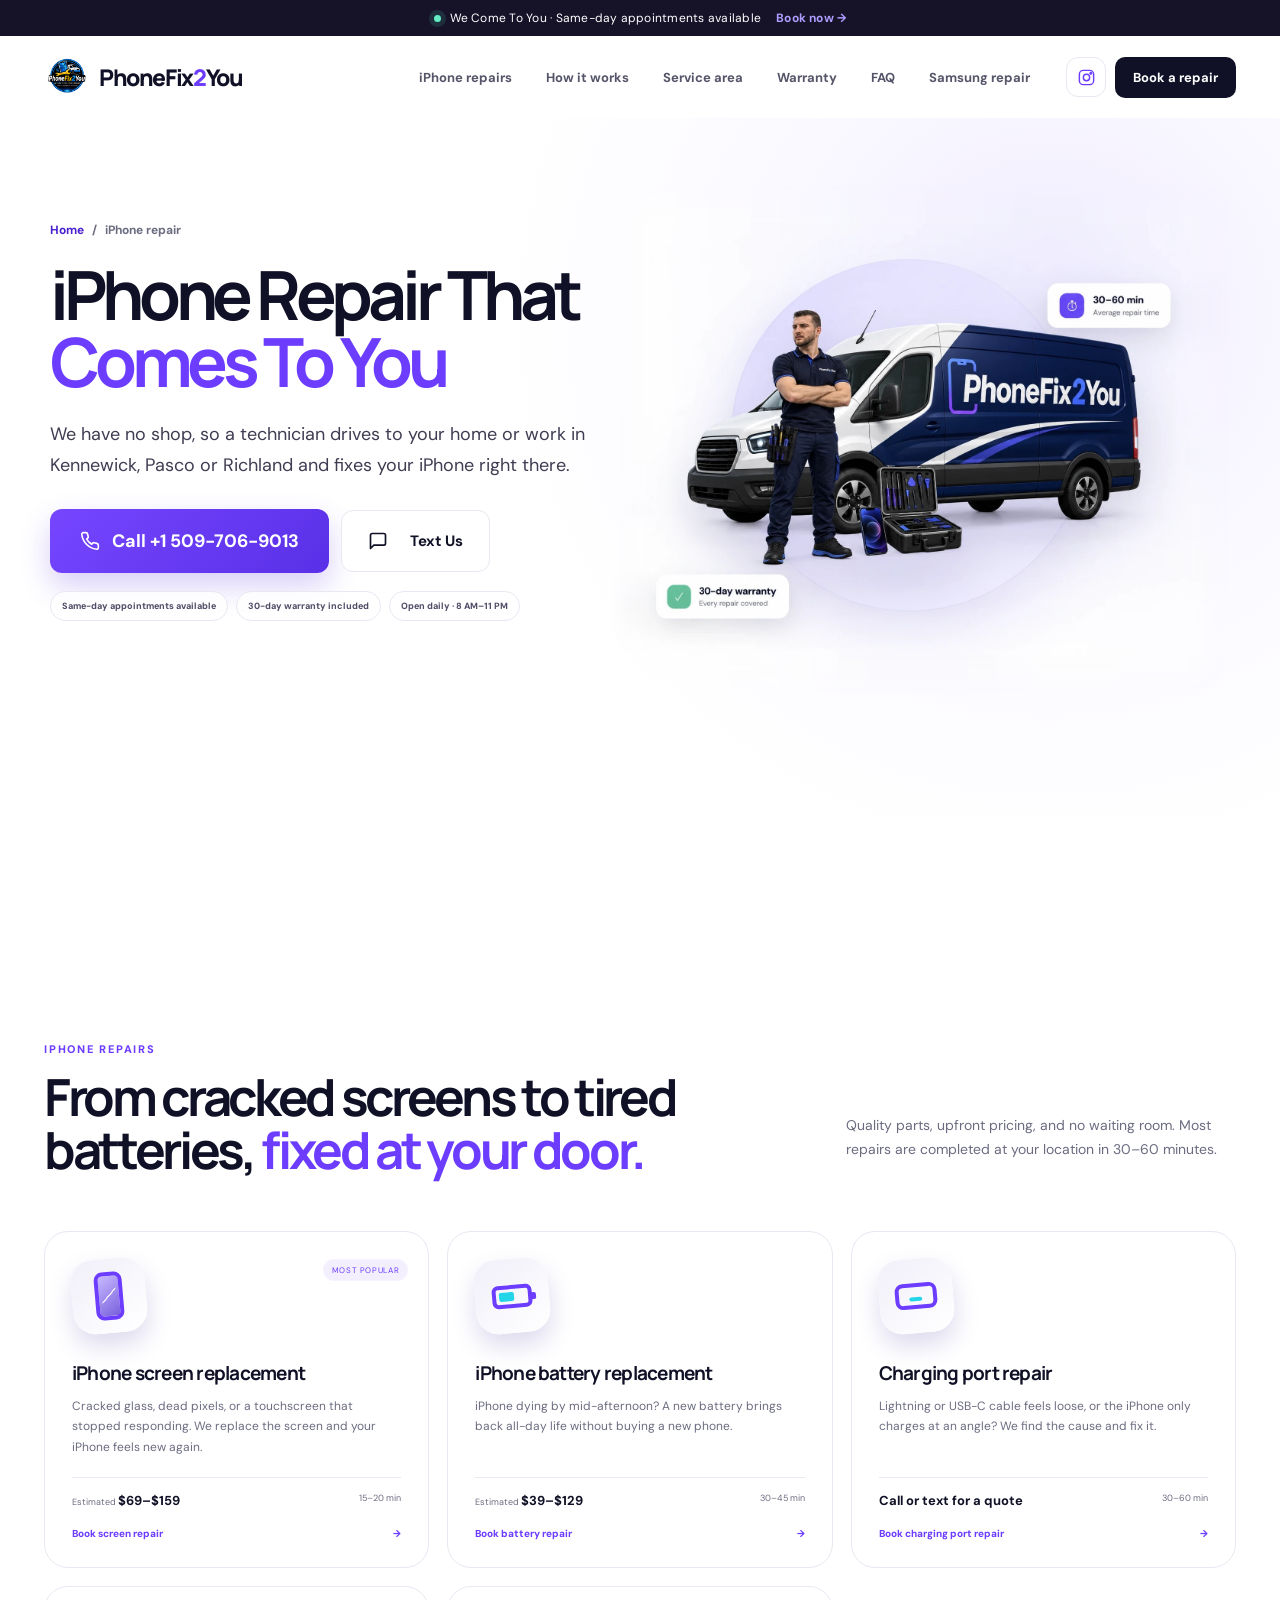
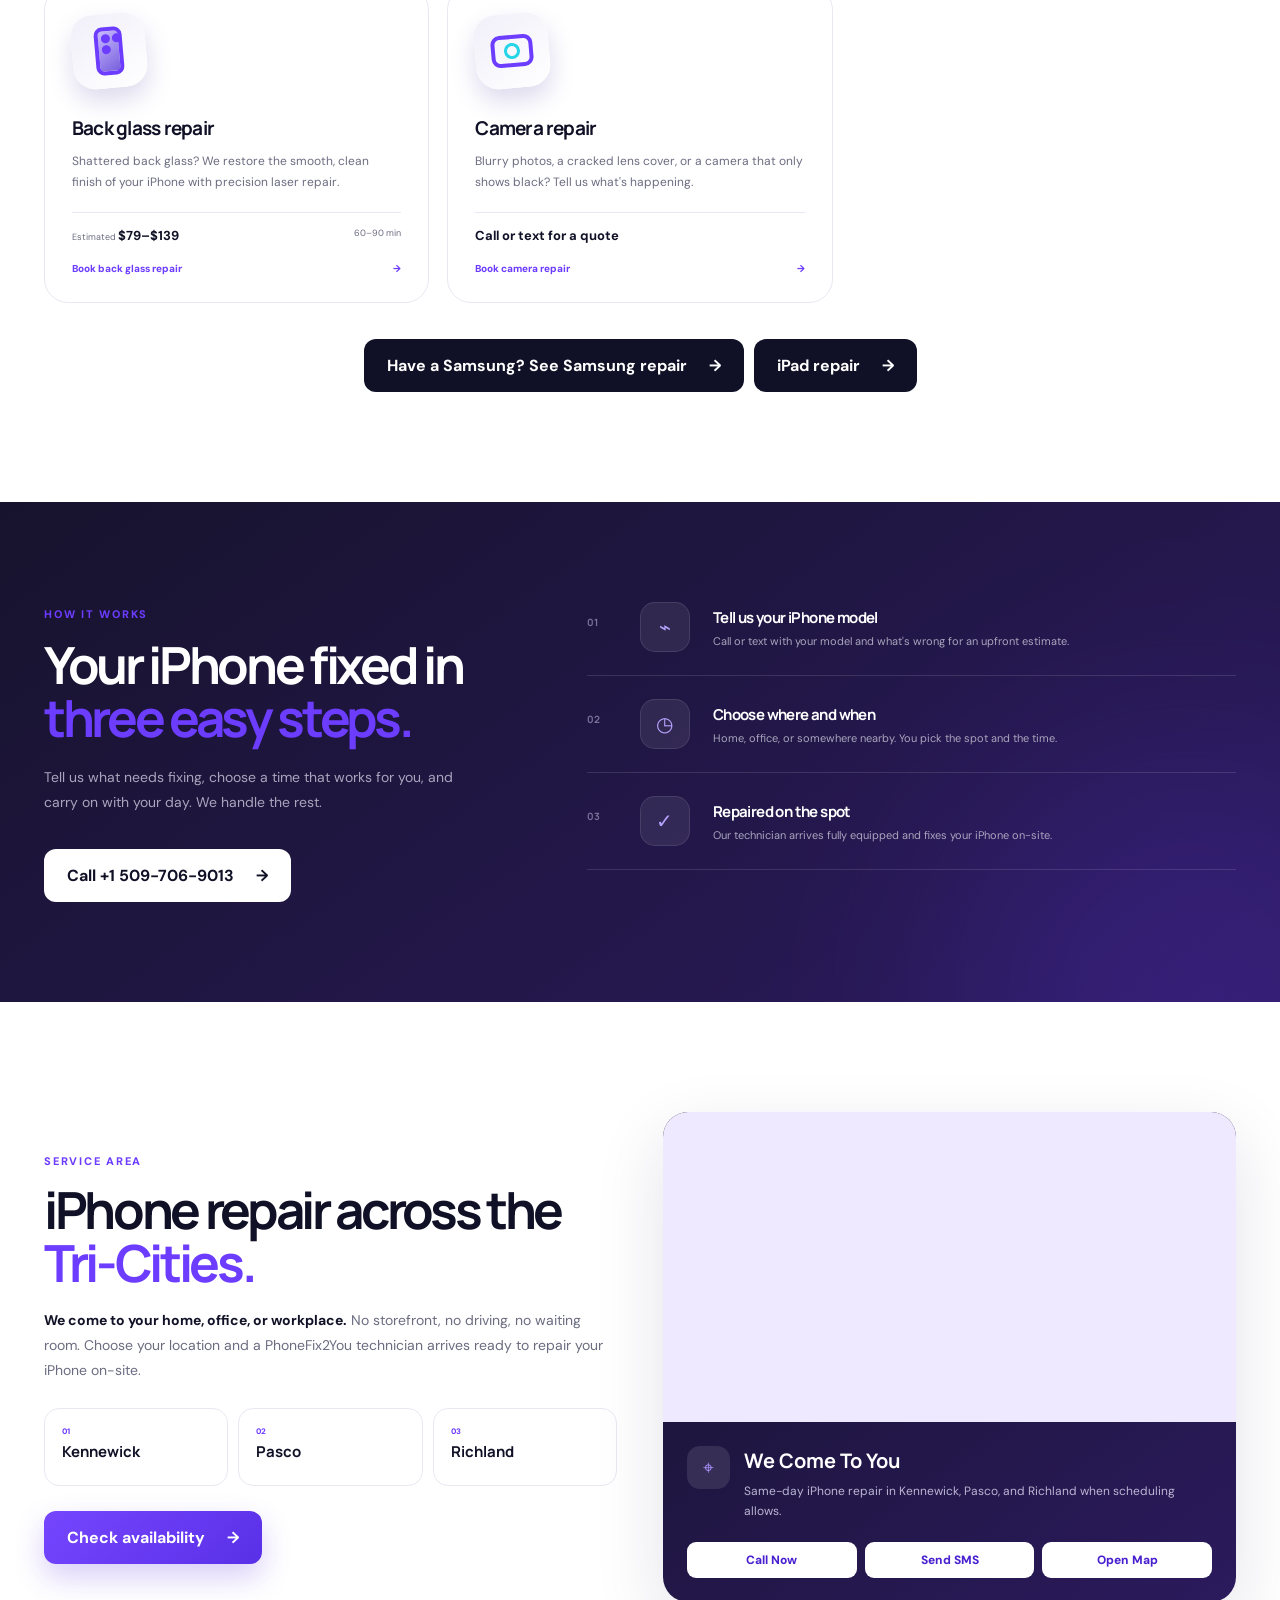
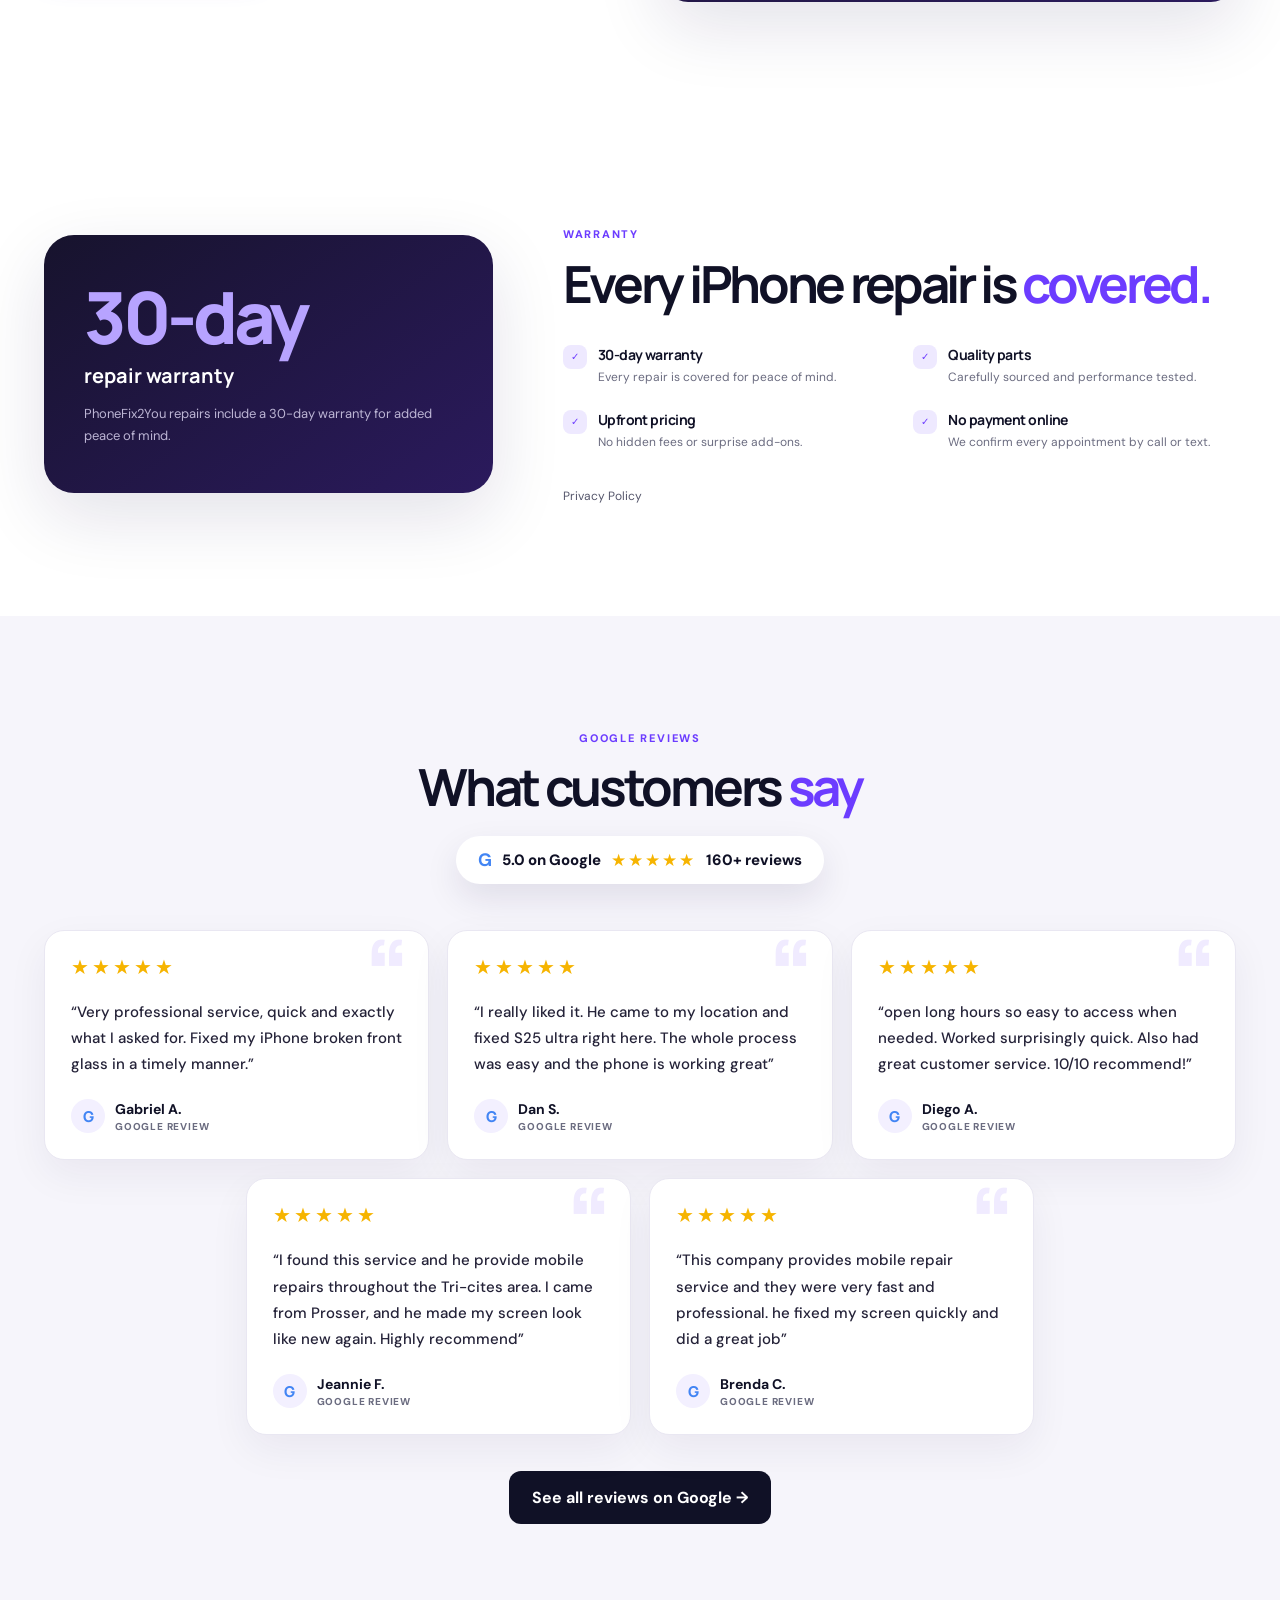
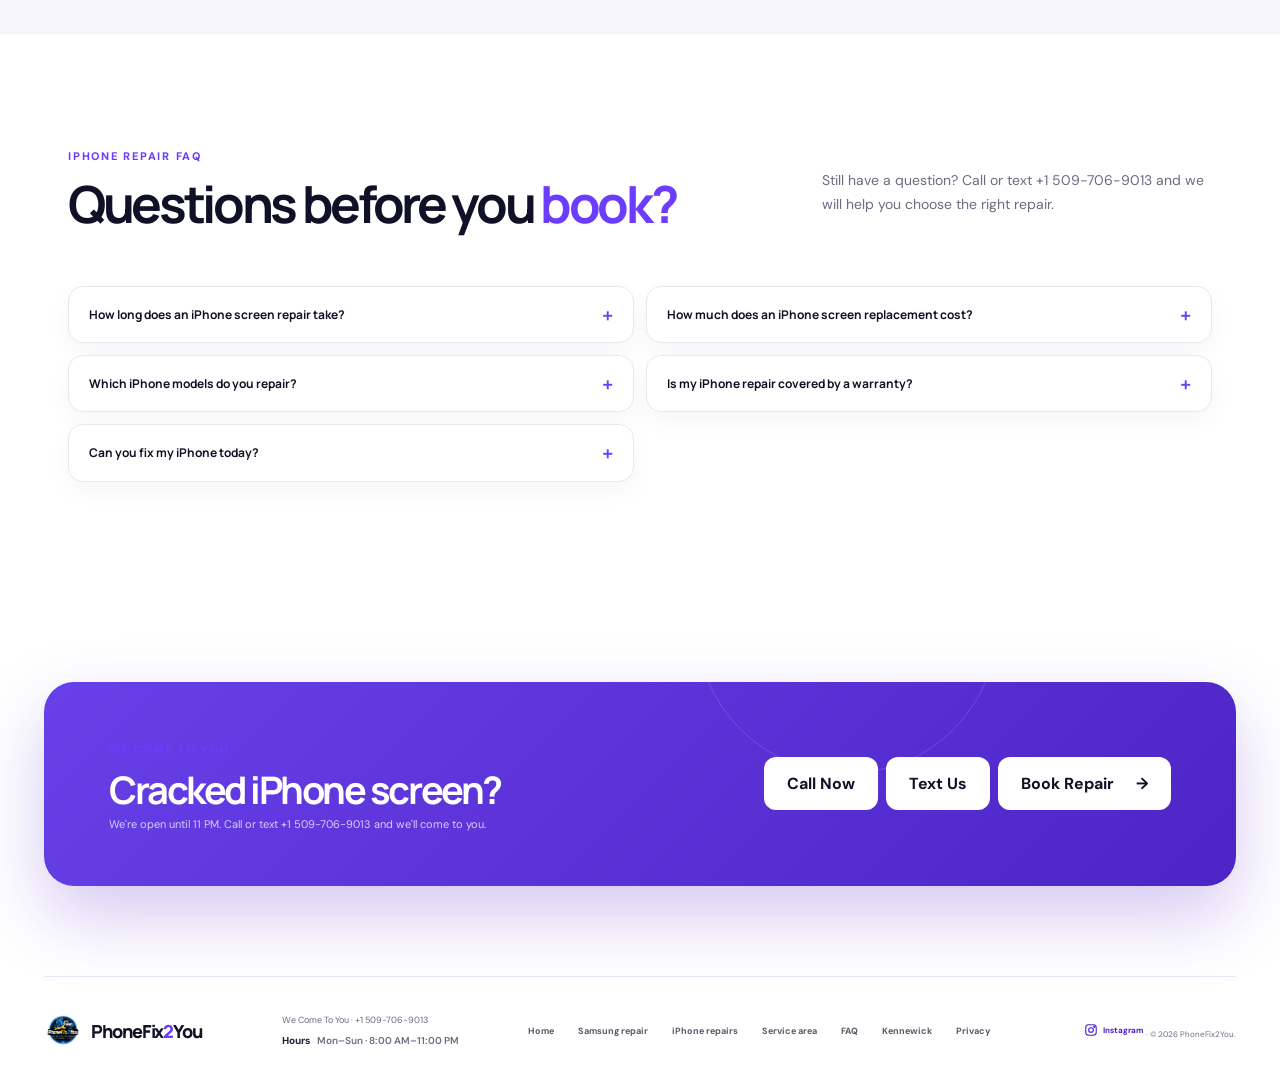
<file: iphone-repair/index.html>
<!doctype html>
<html lang="en">
<head>
  <meta charset="UTF-8">
  <meta name="viewport" content="width=device-width, initial-scale=1.0">
  <!-- Google tag (gtag.js) -->
  <script async src="https://www.googletagmanager.com/gtag/js?id=G-J724BN0T0E"></script>
  <script>
    window.dataLayer = window.dataLayer || [];
    function gtag(){dataLayer.push(arguments);}
    gtag('js', new Date());

    gtag('config', 'G-J724BN0T0E');
  </script>
  <meta name="description" content="Cracked iPhone screen? We come to your home or work in Kennewick, Pasco and Richland and fix it on the spot. Call or text +1 509-706-9013.">
  <meta name="theme-color" content="#161329">
  <link rel="canonical" href="https://www.phonefix2you.com/iphone-repair">
  <meta property="og:title" content="iPhone Repair That Comes To You | PhoneFix2You">
  <meta property="og:description" content="Cracked iPhone screen? We come to your home or work in Kennewick, Pasco and Richland and fix it on the spot.">
  <meta property="og:type" content="website">
  <meta property="og:url" content="https://www.phonefix2you.com/iphone-repair">
  <meta property="og:image" content="https://www.phonefix2you.com/assets/phonefix2you-hero.png?v=11">
  <title>iPhone Screen Repair That Comes To You | PhoneFix2You Tri-Cities</title>
  <link rel="icon" href="/favicon.ico" sizes="any">
  <link rel="apple-touch-icon" href="/apple-touch-icon.png">
  <link rel="preconnect" href="https://fonts.googleapis.com">
  <link rel="preconnect" href="https://fonts.gstatic.com" crossorigin>
  <link href="https://fonts.googleapis.com/css2?family=DM+Sans:wght@400;500;600;700&family=Manrope:wght@600;700;800&display=swap" rel="stylesheet">
  <link rel="stylesheet" href="/styles.css">
  <link rel="stylesheet" href="/palette.css">
</head>
<body>
  <div class="announcement">
    <span class="pulse"></span>
    We Come To You · Same-day appointments available
    <a href="#booking">Book now <span>→</span></a>
  </div>

  <header class="site-header">
    <a class="brand" href="/" aria-label="PhoneFix2You home">
      <img class="brand-logo" src="/assets/phonefix2you-logo.png?v=11" alt="PhoneFix2You logo">
      <span>PhoneFix<span class="brand-dot">2</span>You</span>
    </a>
    <nav class="desktop-nav" id="main-nav" aria-label="Main navigation">
      <a href="#services">iPhone repairs</a>
      <a href="#process">How it works</a>
      <a href="#service-area">Service area</a>
      <a href="#warranty">Warranty</a>
      <a href="#faq">FAQ</a>
      <a href="/samsung-repair">Samsung repair</a>
    </nav>
    <div class="header-actions">
      <a class="instagram-icon-link" href="https://www.instagram.com/phone_fix2you" target="_blank" rel="noopener" aria-label="Follow PhoneFix2You on Instagram">
        <svg viewBox="0 0 24 24" aria-hidden="true"><rect x="3" y="3" width="18" height="18" rx="5"></rect><circle cx="12" cy="12" r="4"></circle><circle cx="17.5" cy="6.5" r="1"></circle></svg>
      </a>
      <button class="button button-small button-dark header-cta booking-trigger" type="button">Book a repair</button>
    </div>
    <button class="menu-button" aria-label="Open menu" aria-expanded="false" aria-controls="main-nav">
      <span></span><span></span>
    </button>
  </header>

  <main>
    <section class="hero lp-hero">
      <div class="hero-orb orb-one"></div>
      <div class="hero-orb orb-two"></div>
      <div class="hero-copy">
        <nav class="lp-breadcrumb" aria-label="Breadcrumb"><a href="/">Home</a><span>/</span><span>iPhone repair</span></nav>
        <h1>iPhone Repair That <em>Comes To You</em></h1>
        <p class="hero-lead">We have no shop, so a technician drives to your home or work in Kennewick, Pasco or Richland and fixes your iPhone right there.</p>
        <div class="hero-actions">
          <a class="button button-primary lp-call" href="tel:+15097069013">
            <svg viewBox="0 0 24 24" aria-hidden="true"><path d="M22 16.9v3a2 2 0 0 1-2.2 2 19.8 19.8 0 0 1-8.6-3.1 19.5 19.5 0 0 1-6-6A19.8 19.8 0 0 1 2.1 4.2 2 2 0 0 1 4.1 2h3a2 2 0 0 1 2 1.7c.1.9.4 1.8.7 2.7a2 2 0 0 1-.5 2.1L8 9.8a16 16 0 0 0 6 6l1.3-1.3a2 2 0 0 1 2.1-.4c.9.3 1.8.6 2.7.7a2 2 0 0 1 1.7 2z"></path></svg>
            Call +1 509-706-9013
          </a>
          <a class="button button-contact lp-text" href="sms:+15097069013">
            <svg viewBox="0 0 24 24" aria-hidden="true"><path d="M21 15a2 2 0 0 1-2 2H7l-4 4V5a2 2 0 0 1 2-2h14a2 2 0 0 1 2 2z"></path></svg>
            Text Us
          </a>
        </div>
        <div class="hero-proof-pills"><span>Same-day appointments available</span><span>30-day warranty included</span><span>Open daily · 8 AM–11 PM</span></div>
      </div>

      <div class="hero-visual">
        <div class="visual-glow"></div>
        <img class="hero-photo" src="/assets/phonefix2you-hero-van-soft.webp" alt="PhoneFix2You mobile phone repair technician next to a branded service van, with 30-60 minute average repair time and 30-day warranty">
      </div>
    </section>

    <section class="section services" id="services">
      <div class="section-heading split-heading">
        <div>
          <span class="kicker">iPhone repairs</span>
          <h2>From cracked screens to tired batteries, <em>fixed at your door.</em></h2>
        </div>
        <p>Quality parts, upfront pricing, and no waiting room. Most repairs are completed at your location in 30–60 minutes.</p>
      </div>
      <div class="service-grid lp-service-grid">
        <article class="service-card">
          <div class="service-icon screen-icon"><span></span></div>
          <span class="popular-tag">Most popular</span>
          <h3>iPhone screen replacement</h3>
          <p>Cracked glass, dead pixels, or a touchscreen that stopped responding. We replace the screen and your iPhone feels new again.</p>
          <div class="service-meta"><span>Estimated <strong data-price-range="iphone-screen">call or text</strong></span><span>15–20 min</span></div>
          <a href="#booking" data-repair="Screen Repair">Book screen repair <span>→</span></a>
        </article>
        <article class="service-card">
          <div class="service-icon battery-icon"><span></span></div>
          <h3>iPhone battery replacement</h3>
          <p>iPhone dying by mid-afternoon? A new battery brings back all-day life without buying a new phone.</p>
          <div class="service-meta"><span>Estimated <strong data-price-range="iphone-battery">call or text</strong></span><span>30–45 min</span></div>
          <a href="#booking" data-repair="Battery Replacement">Book battery repair <span>→</span></a>
        </article>
        <article class="service-card">
          <div class="service-icon port-icon"><span></span></div>
          <h3>Charging port repair</h3>
          <p>Lightning or USB-C cable feels loose, or the iPhone only charges at an angle? We find the cause and fix it.</p>
          <div class="service-meta"><span><strong>Call or text for a quote</strong></span><span>30–60 min</span></div>
          <a href="#booking" data-repair="Charging Port Repair">Book charging port repair <span>→</span></a>
        </article>
        <article class="service-card">
          <div class="service-icon back-icon"><span></span></div>
          <h3>Back glass repair</h3>
          <p>Shattered back glass? We restore the smooth, clean finish of your iPhone with precision laser repair.</p>
          <div class="service-meta"><span>Estimated <strong data-price-range="iphone-backglass">call or text</strong></span><span>60–90 min</span></div>
          <a href="#booking" data-repair="Back Glass Repair">Book back glass repair <span>→</span></a>
        </article>
        <article class="service-card">
          <div class="service-icon camera-icon"><span></span></div>
          <h3>Camera repair</h3>
          <p>Blurry photos, a cracked lens cover, or a camera that only shows black? Tell us what's happening.</p>
          <div class="service-meta"><span><strong>Call or text for a quote</strong></span></div>
          <a href="#booking" data-repair="Camera Repair">Book camera repair <span>→</span></a>
        </article>
      </div>
      <div class="services-more"><a class="button button-dark" href="/samsung-repair">Have a Samsung? See Samsung repair <span>→</span></a><a class="button button-dark" href="/ipad-repair">iPad repair <span>→</span></a></div>
    </section>

    <section class="section process" id="process">
      <div class="process-copy">
        <span class="kicker kicker-light">How it works</span>
        <h2>Your iPhone fixed in <em>three easy steps.</em></h2>
        <p>Tell us what needs fixing, choose a time that works for you, and carry on with your day. We handle the rest.</p>
        <a class="button button-light" href="tel:+15097069013">Call +1 509-706-9013 <span>→</span></a>
      </div>
      <div class="steps">
        <article><span class="step-number">01</span><div class="step-icon">⌁</div><div><h3>Tell us your iPhone model</h3><p>Call or text with your model and what's wrong for an upfront estimate.</p></div></article>
        <article><span class="step-number">02</span><div class="step-icon">◷</div><div><h3>Choose where and when</h3><p>Home, office, or somewhere nearby. You pick the spot and the time.</p></div></article>
        <article><span class="step-number">03</span><div class="step-icon">✓</div><div><h3>Repaired on the spot</h3><p>Our technician arrives fully equipped and fixes your iPhone on-site.</p></div></article>
      </div>
    </section>

    <section class="section service-area" id="service-area">
      <div class="area-copy">
        <span class="kicker">Service area</span>
        <h2>iPhone repair across the <em>Tri-Cities.</em></h2>
        <p><strong>We come to your home, office, or workplace.</strong> No storefront, no driving, no waiting room. Choose your location and a PhoneFix2You technician arrives ready to repair your iPhone on-site.</p>
        <div class="city-grid city-grid-expanded"><article><span>01</span><strong>Kennewick</strong></article><article><span>02</span><strong>Pasco</strong></article><article><span>03</span><strong>Richland</strong></article></div>
        <button class="button button-primary booking-trigger" type="button">Check availability <span>→</span></button>
      </div>
      <div class="area-card">
        <div class="area-map">
          <iframe src="https://www.google.com/maps?q=Tri-Cities%2C%20Washington&output=embed" title="PhoneFix2You Tri-Cities service area map" loading="lazy" referrerpolicy="no-referrer-when-downgrade"></iframe>
        </div>
        <div class="area-card-copy">
          <div><span class="area-pin">⌖</span><span><strong>We Come To You</strong><p>Same-day iPhone repair in Kennewick, Pasco, and Richland when scheduling allows.</p></span></div>
          <div class="area-actions"><a href="tel:+15097069013">Call Now</a><a href="sms:+15097069013">Send SMS</a><a href="https://maps.app.goo.gl/CNRpfNAqgQyWRgQ29?g_st=ic" target="_blank" rel="noopener">Open Map</a></div>
        </div>
      </div>
    </section>

    <section class="section lp-warranty" id="warranty">
      <div class="lp-warranty-badge">
        <strong>30-day</strong>
        <span>repair warranty</span>
        <p>PhoneFix2You repairs include a 30-day warranty for added peace of mind.</p>
      </div>
      <div>
        <span class="kicker">Warranty</span>
        <h2>Every iPhone repair is <em>covered.</em></h2>
        <div class="benefit-grid">
          <article><span>✓</span><div><h3>30-day warranty</h3><p>Every repair is covered for peace of mind.</p></div></article>
          <article><span>✓</span><div><h3>Quality parts</h3><p>Carefully sourced and performance tested.</p></div></article>
          <article><span>✓</span><div><h3>Upfront pricing</h3><p>No hidden fees or surprise add-ons.</p></div></article>
          <article><span>✓</span><div><h3>No payment online</h3><p>We confirm every appointment by call or text.</p></div></article>
        </div>
        <p class="price-note"><a href="/privacy">Privacy Policy</a></p>
      </div>
    </section>

    <section class="section reviews customer-reviews" id="reviews">
      <div class="section-heading center-heading">
        <span class="kicker">Google reviews</span>
        <h2>What customers <em>say</em></h2>
        <a class="google-rating" href="https://maps.app.goo.gl/CNRpfNAqgQyWRgQ29?g_st=ic" target="_blank" rel="noopener"><strong>G</strong><span><b>5.0 on Google</b><i class="pill-stars" aria-hidden="true">★★★★★</i><b>160+ reviews</b></span></a>
      </div>
      <div class="customer-review-grid">
        <figure class="customer-review">
          <div class="review-stars" role="img" aria-label="5 out of 5 stars">★★★★★</div>
          <blockquote>&ldquo;Very professional service, quick and exactly what I asked for. Fixed my iPhone broken front glass in a timely manner.&rdquo;</blockquote>
          <figcaption><span aria-hidden="true">G</span><div><strong>Gabriel A.</strong><small>Google review</small></div></figcaption>
        </figure>
        <figure class="customer-review">
          <div class="review-stars" role="img" aria-label="5 out of 5 stars">★★★★★</div>
          <blockquote>&ldquo;I really liked it. He came to my location and fixed S25 ultra right here. The whole process was easy and the phone is working great&rdquo;</blockquote>
          <figcaption><span aria-hidden="true">G</span><div><strong>Dan S.</strong><small>Google review</small></div></figcaption>
        </figure>
        <figure class="customer-review">
          <div class="review-stars" role="img" aria-label="5 out of 5 stars">★★★★★</div>
          <blockquote>&ldquo;open long hours so easy to access when needed. Worked surprisingly quick. Also had great customer service. 10/10 recommend!&rdquo;</blockquote>
          <figcaption><span aria-hidden="true">G</span><div><strong>Diego A.</strong><small>Google review</small></div></figcaption>
        </figure>
        <figure class="customer-review">
          <div class="review-stars" role="img" aria-label="5 out of 5 stars">★★★★★</div>
          <blockquote>&ldquo;I found this service and he provide mobile repairs throughout the Tri-cites area. I came from Prosser, and he made my screen look like new again. Highly recommend&rdquo;</blockquote>
          <figcaption><span aria-hidden="true">G</span><div><strong>Jeannie F.</strong><small>Google review</small></div></figcaption>
        </figure>
        <figure class="customer-review">
          <div class="review-stars" role="img" aria-label="5 out of 5 stars">★★★★★</div>
          <blockquote>&ldquo;This company provides mobile repair service and they were very fast and professional. he fixed my screen quickly and did a great job&rdquo;</blockquote>
          <figcaption><span aria-hidden="true">G</span><div><strong>Brenda C.</strong><small>Google review</small></div></figcaption>
        </figure>
      </div>
      <a class="button button-dark reviews-button" href="https://www.google.com/maps?cid=16524846673496115915" target="_blank" rel="noopener">See all reviews on Google <span>→</span></a>
    </section>

    <section class="section faq-section" id="faq">
      <div class="section-heading split-heading">
        <div><span class="kicker">iPhone repair FAQ</span><h2>Questions before you <em>book?</em></h2></div>
        <p>Still have a question? Call or text +1 509-706-9013 and we will help you choose the right repair.</p>
      </div>
      <div class="faq-grid">
        <details><summary>How long does an iPhone screen repair take?</summary><p>Many iPhone screen repairs take approximately 15–20 minutes. Most repairs are completed in 30–60 minutes.</p></details>
        <details><summary>How much does an iPhone screen replacement cost?</summary><p>Screen replacement prices are estimates that depend on your model: tap Book a repair to see your estimate. The final price is confirmed by call or text when we confirm your appointment, before the repair starts. Questions? Call or text +1 509-706-9013.</p></details>
        <details><summary>Which iPhone models do you repair?</summary><p>Our online booking covers the iPhone XR through the iPhone 17 Pro Max. Have a different model? Choose "Other iPhone" when you book, or call or text us.</p></details>
        <details><summary>Is my iPhone repair covered by a warranty?</summary><p>Yes. PhoneFix2You repairs include a 30-day warranty for added peace of mind.</p></details>
        <details><summary>Can you fix my iPhone today?</summary><p>Yes, same-day appointments are available when scheduling allows. We're open daily from 8 AM to 11 PM. Contact us early for the best availability.</p></details>
      </div>
    </section>

    <section class="cta-section">
      <div>
        <span class="kicker kicker-light">We Come To You</span>
        <h2>Cracked iPhone screen?</h2>
        <p>We're open until 11 PM. Call or text +1 509-706-9013 and we'll come to you.</p>
      </div>
      <div class="cta-actions"><a class="button button-light" href="tel:+15097069013">Call Now</a><a class="button button-light" href="sms:+15097069013">Text Us</a><button class="button button-light booking-trigger" type="button">Book Repair <span>→</span></button></div>
    </section>
  </main>

  <footer>
    <a class="brand brand-footer" href="/"><img class="brand-logo" src="/assets/phonefix2you-logo.png?v=11" alt="PhoneFix2You logo" loading="lazy"><span>PhoneFix<span class="brand-dot">2</span>You</span></a>
    <p class="footer-contact"><span>We Come To You · <a href="tel:+15097069013">+1 509-706-9013</a></span><span class="footer-hours"><strong>Hours</strong> Mon–Sun · 8:00 AM–11:00 PM</span></p>
    <div><a href="/">Home</a><a href="/samsung-repair">Samsung repair</a><a href="#services">iPhone repairs</a><a href="#service-area">Service area</a><a href="#faq">FAQ</a><a href="/phone-repair-kennewick">Kennewick</a><a href="/privacy">Privacy</a></div>
    <small><a class="footer-instagram" href="https://www.instagram.com/phone_fix2you" target="_blank" rel="noopener" aria-label="Follow PhoneFix2You on Instagram"><svg viewBox="0 0 24 24" aria-hidden="true"><rect x="3" y="3" width="18" height="18" rx="5"></rect><circle cx="12" cy="12" r="4"></circle><circle cx="17.5" cy="6.5" r="1"></circle></svg> Instagram</a> · © 2026 PhoneFix2You.</small>
  </footer>

  <div class="mobile-book">
    <a class="mobile-contact" href="tel:+15097069013">Call</a>
    <a class="mobile-contact" href="sms:+15097069013">SMS</a>
    <button class="button button-primary booking-trigger" type="button">Book a repair <span>→</span></button>
  </div>
  <!-- Preselects iPhone so the booking modal opens on the model step -->
  <input type="hidden" id="device-select" value="iPhone">
  <div class="modal" id="booking-modal" aria-hidden="true">
    <div class="modal-card booking-modal-card">
      <button class="modal-close" aria-label="Close">×</button>
      <div class="booking-progress"><span class="active"></span><span></span><span></span></div>
      <div class="booking-step-copy"><span class="kicker" id="step-kicker">Step 1 of 3</span><h2 id="step-title">Choose your phone</h2><p id="step-description">Pick the brand, then your model.</p></div>
      <div class="booking-step-content" id="booking-step-content"></div>
      <p class="booking-alert" id="booking-alert" role="alert" aria-live="polite"></p>
      <div class="booking-controls"><button class="button booking-back" type="button">Back</button><button class="button button-primary booking-next" type="button">Continue <span>→</span></button></div>
      <small class="booking-note">No payment collected online. Times are requests: we confirm every appointment and the final price by call or text. <a href="/privacy">Privacy Policy</a></small>
    </div>
  </div>
  <script src="/script.js"></script>
</body>
</html>
</file>
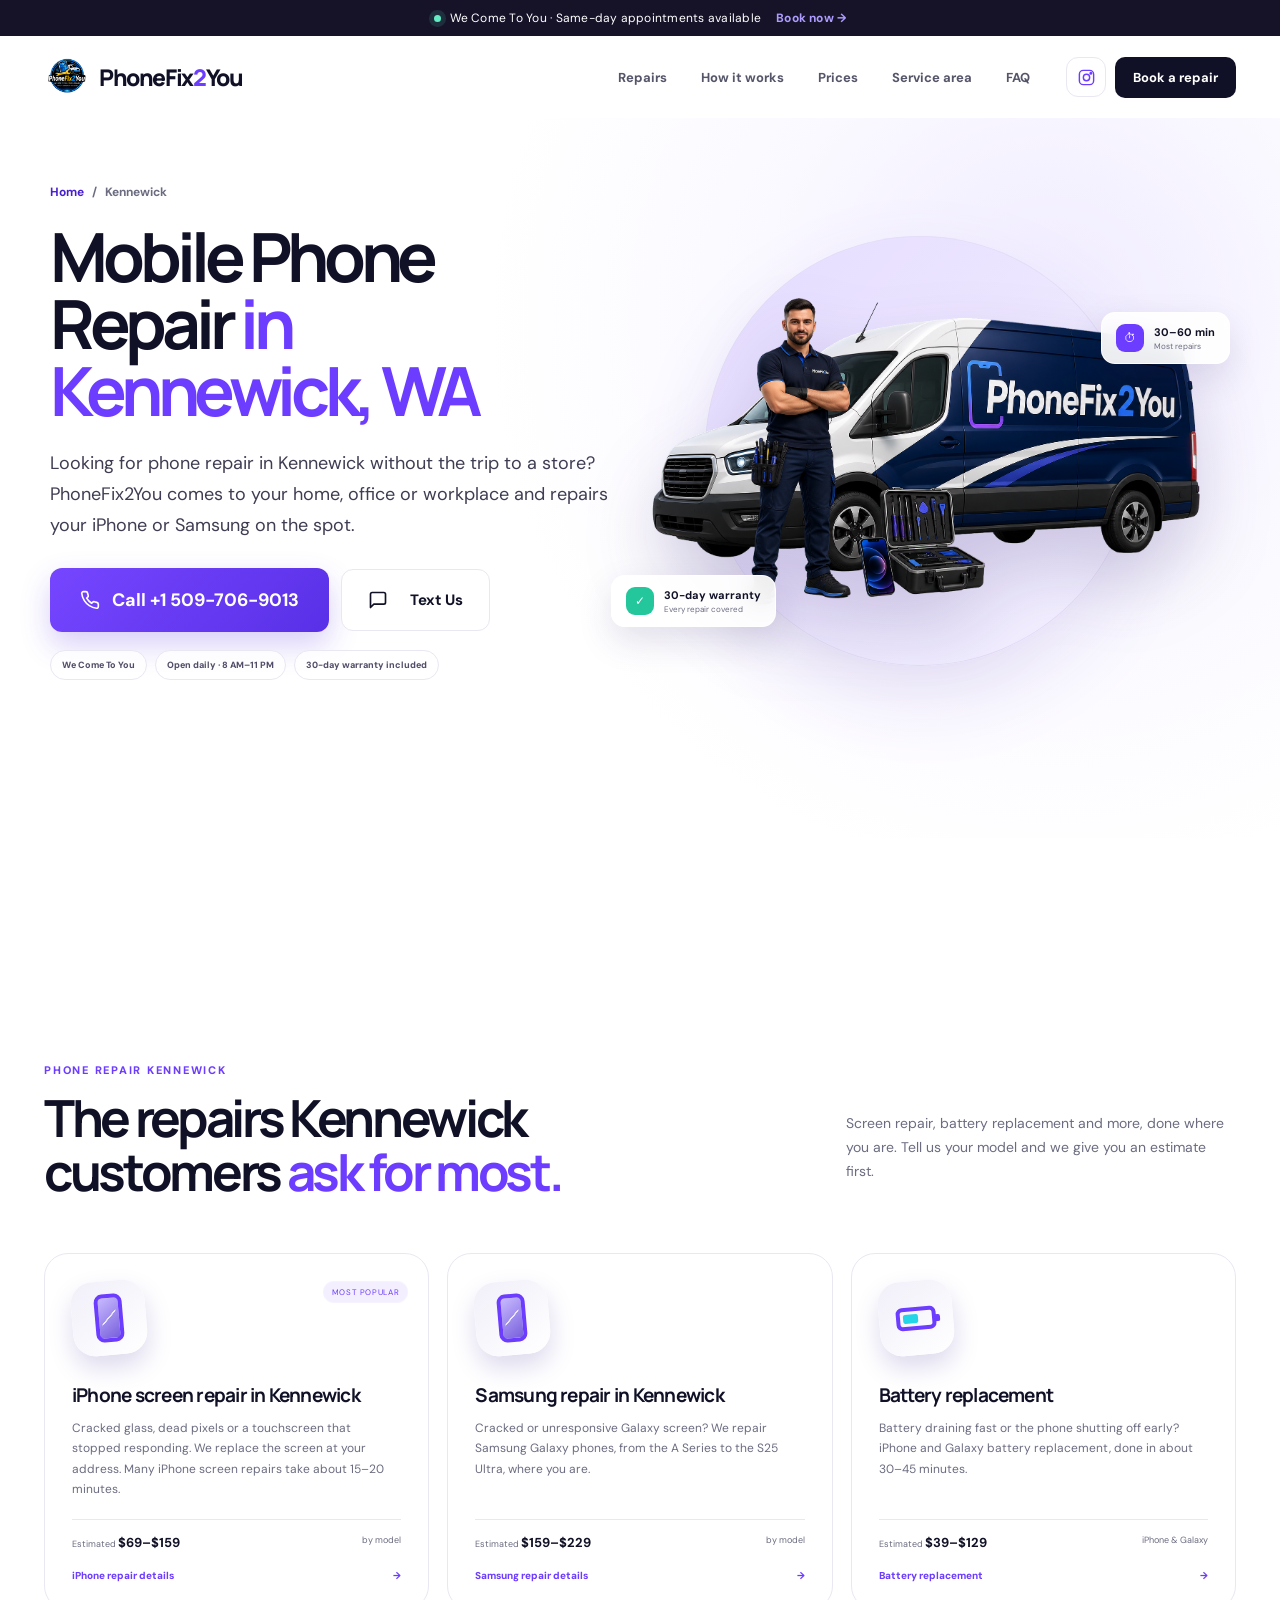
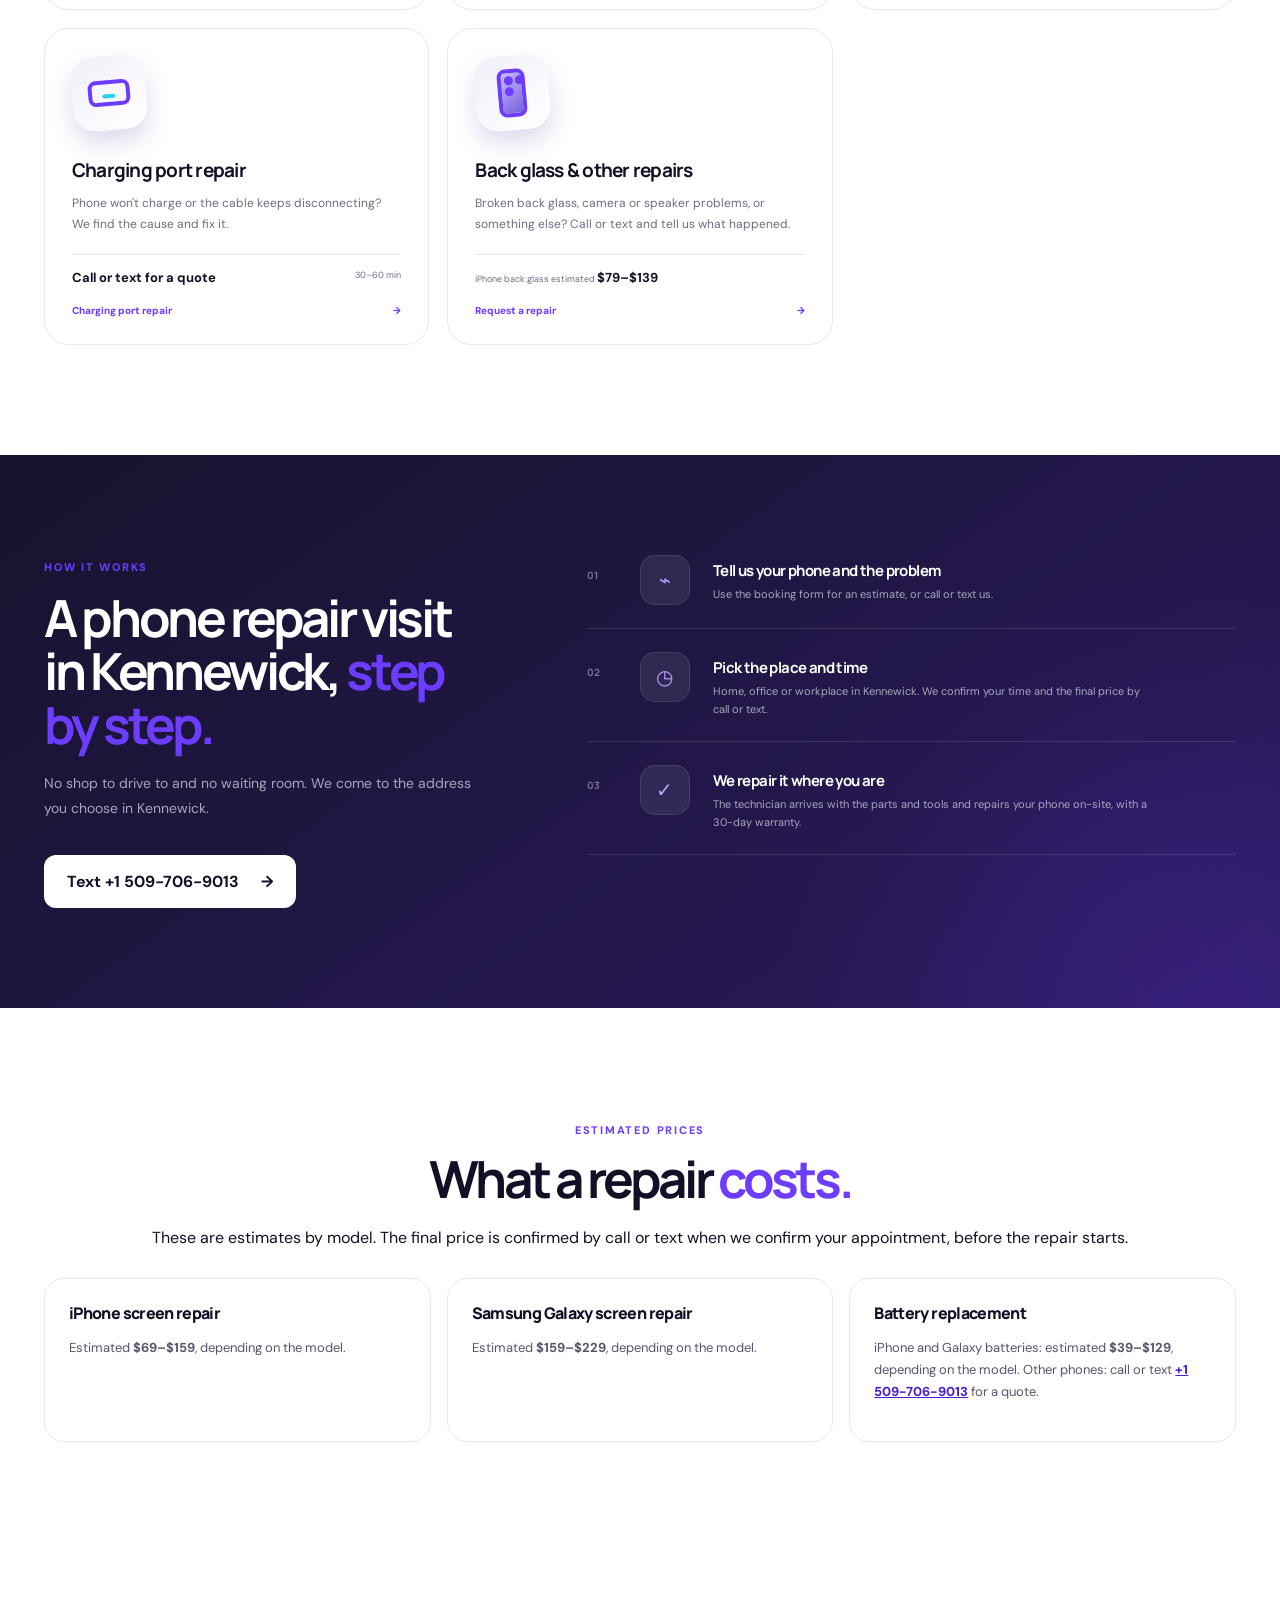
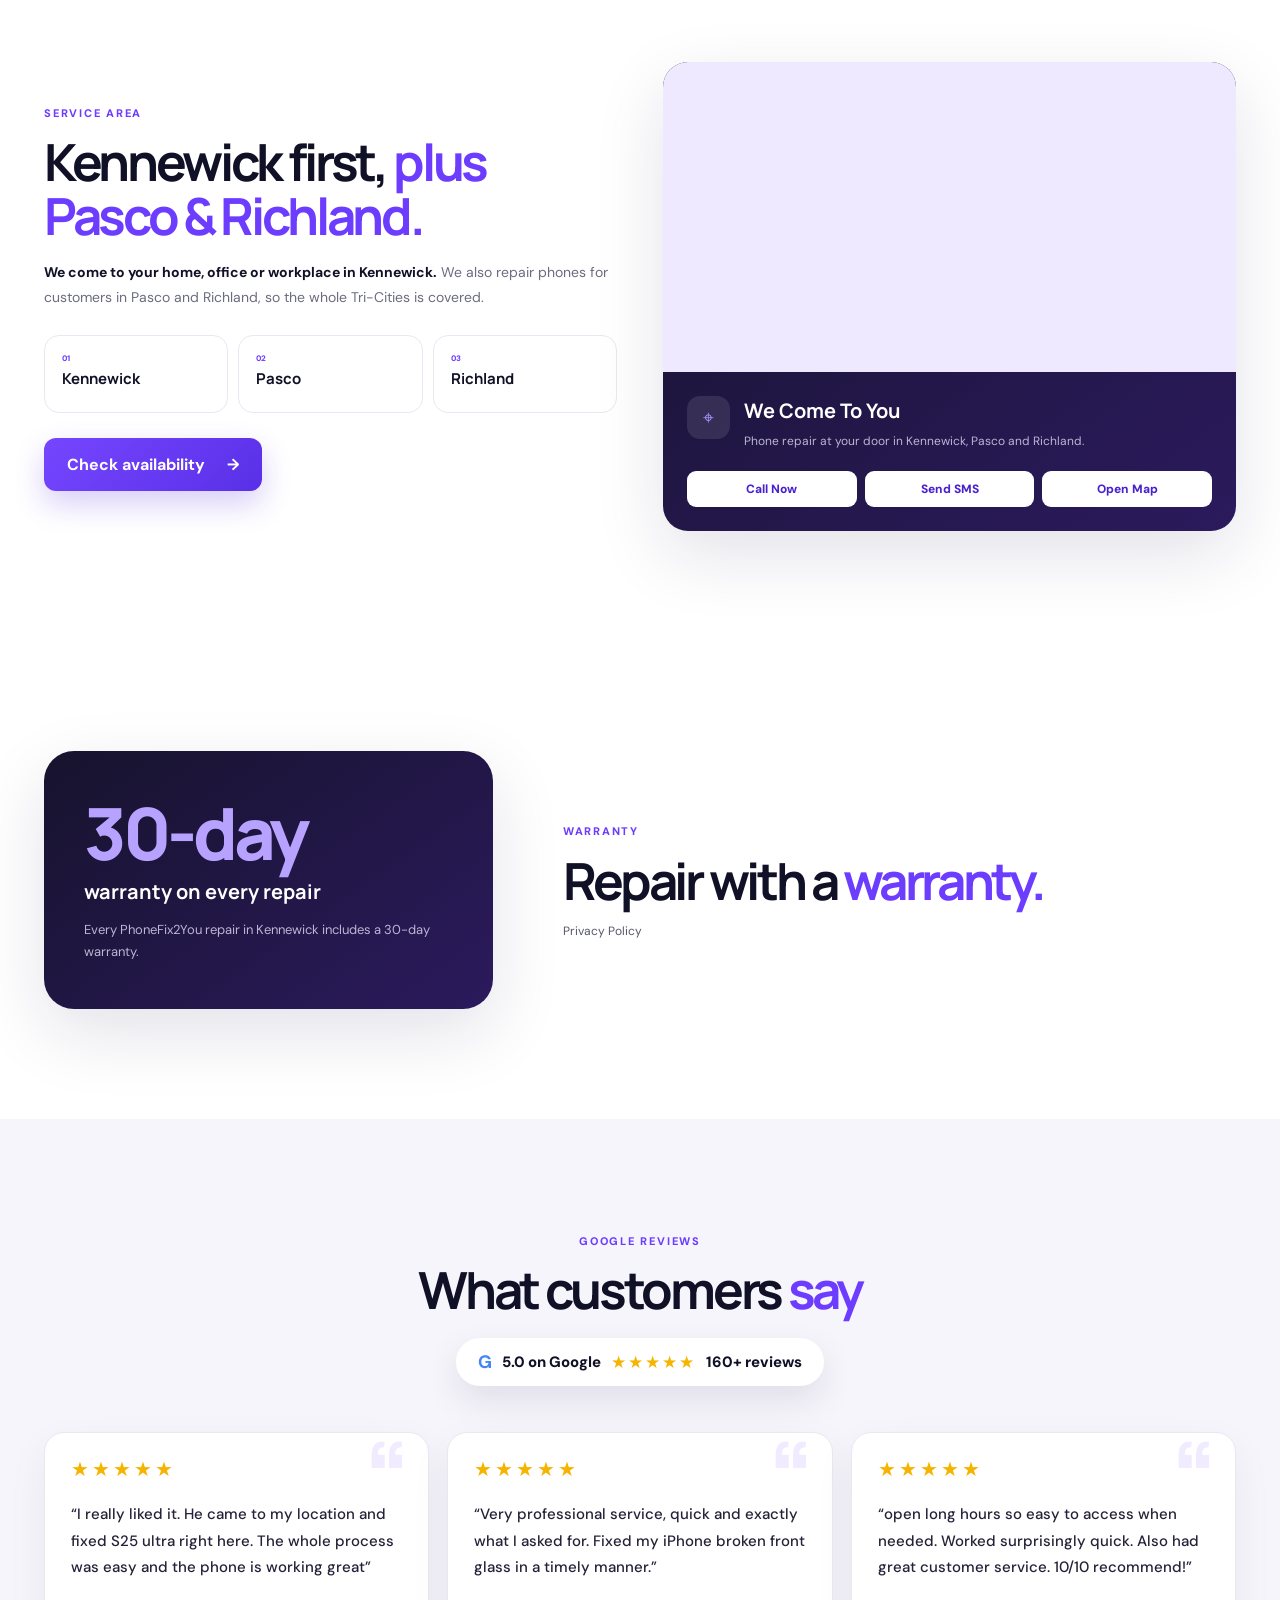
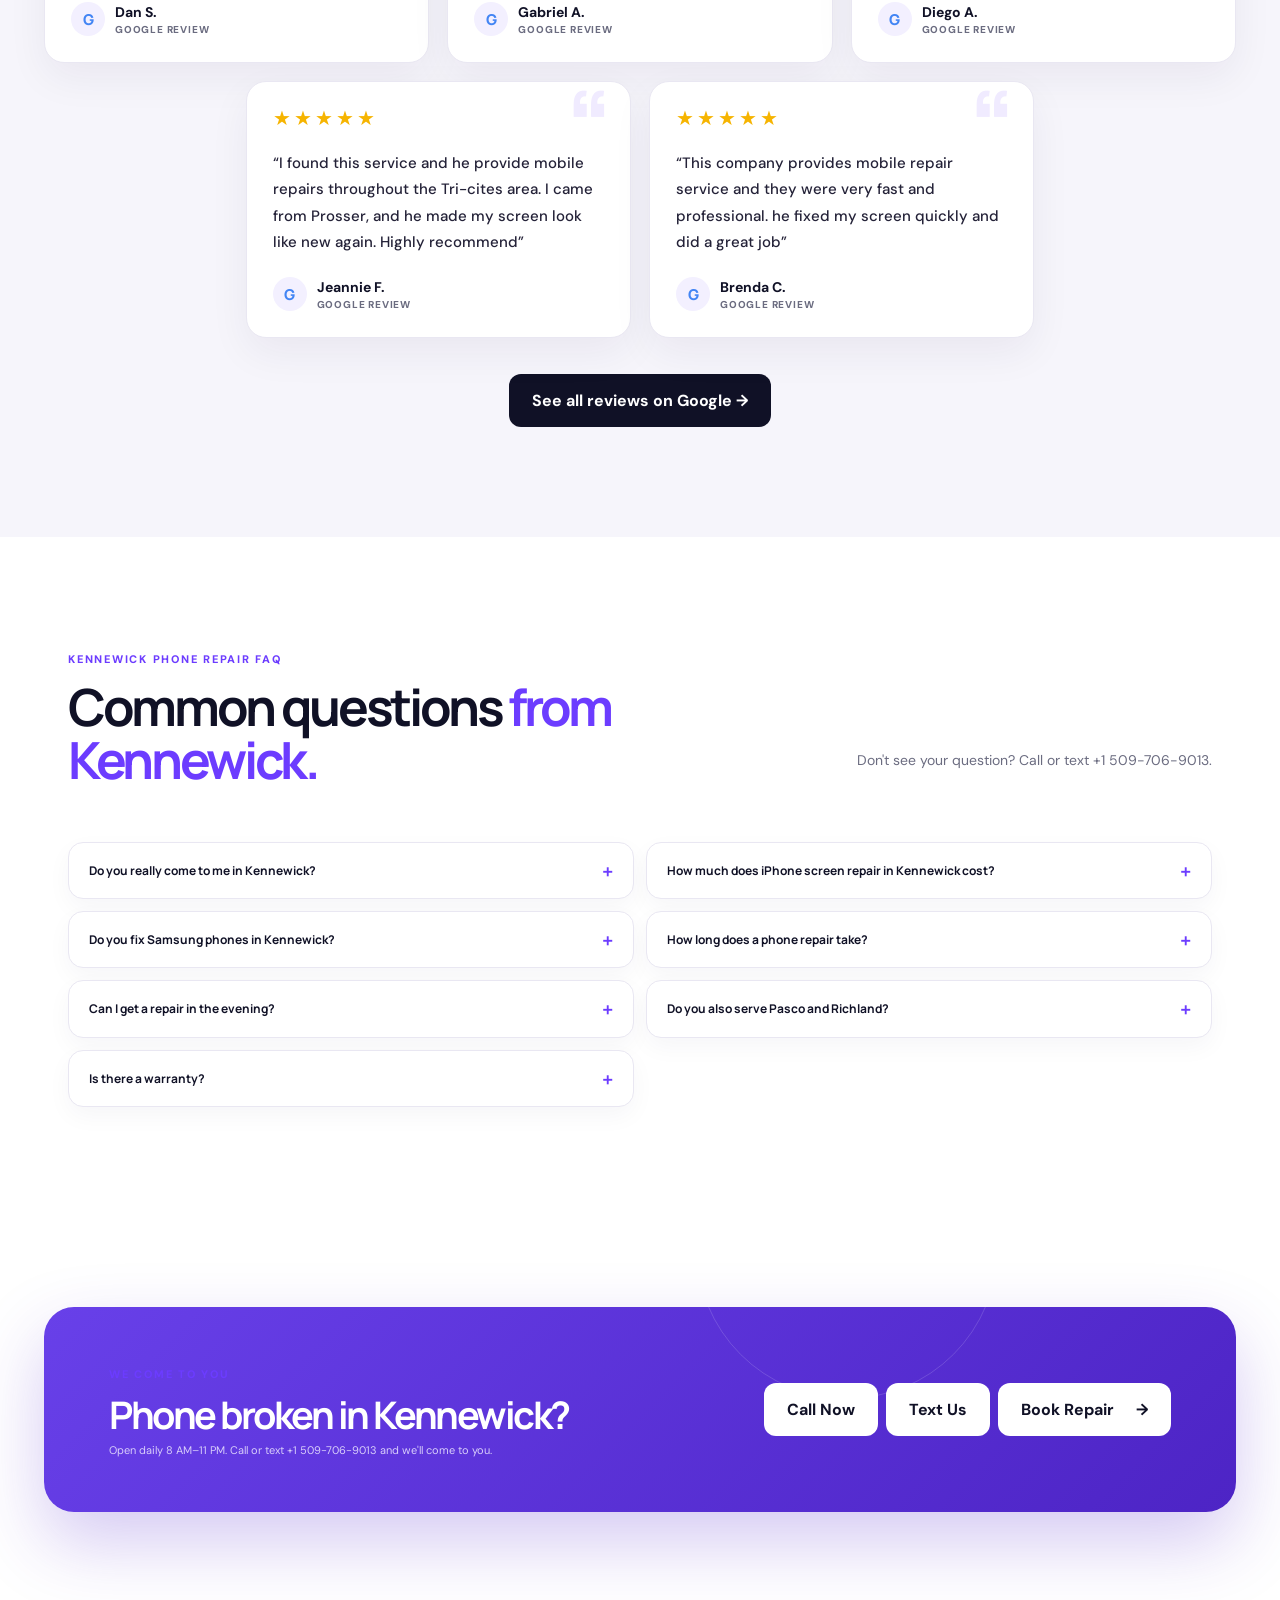
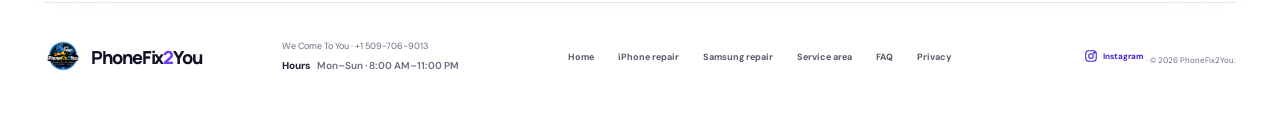
<file: phone-repair-kennewick/index.html>
<!doctype html>
<html lang="en">
<head>
  <meta charset="UTF-8">
  <meta name="viewport" content="width=device-width, initial-scale=1.0">
  <!-- Google tag (gtag.js) -->
  <script async src="https://www.googletagmanager.com/gtag/js?id=G-J724BN0T0E"></script>
  <script>
    window.dataLayer = window.dataLayer || [];
    function gtag(){dataLayer.push(arguments);}
    gtag('js', new Date());

    gtag('config', 'G-J724BN0T0E');
  </script>
  <meta name="description" content="Mobile phone repair in Kennewick, WA. iPhone and Samsung screen repair and battery replacement at your home or workplace. Call or text +1 509-706-9013.">
  <meta name="theme-color" content="#161329">
  <link rel="canonical" href="https://www.phonefix2you.com/phone-repair-kennewick">
  <meta property="og:title" content="Mobile Phone Repair in Kennewick, WA | PhoneFix2You">
  <meta property="og:description" content="Phone repair Kennewick: iPhone and Samsung screen repair and battery replacement at your location. We Come To You.">
  <meta property="og:type" content="website">
  <meta property="og:url" content="https://www.phonefix2you.com/phone-repair-kennewick">
  <meta property="og:image" content="https://www.phonefix2you.com/assets/phonefix2you-hero.png?v=11">
  <title>Mobile Phone Repair in Kennewick, WA | iPhone &amp; Samsung | PhoneFix2You</title>
  <link rel="icon" href="/favicon.ico" sizes="any">
  <link rel="apple-touch-icon" href="/apple-touch-icon.png">
  <link rel="preconnect" href="https://fonts.googleapis.com">
  <link rel="preconnect" href="https://fonts.gstatic.com" crossorigin>
  <link href="https://fonts.googleapis.com/css2?family=DM+Sans:wght@400;500;600;700&family=Manrope:wght@600;700;800&display=swap" rel="stylesheet">
  <link rel="stylesheet" href="/styles.css">
  <link rel="stylesheet" href="/palette.css">
  <script type="application/ld+json">
    {"@context":"https://schema.org","@type":"LocalBusiness","name":"PhoneFix2You","url":"https://www.phonefix2you.com/phone-repair-kennewick","image":"https://www.phonefix2you.com/assets/phonefix2you-hero.png?v=11","telephone":"+1-509-706-9013","slogan":"We Come To You","priceRange":"$$","description":"Mobile phone repair that comes to homes and workplaces in Kennewick, Pasco and Richland, WA.","areaServed":["Kennewick, WA","Pasco, WA","Richland, WA"],"openingHoursSpecification":[{"@type":"OpeningHoursSpecification","dayOfWeek":"https://schema.org/Monday","opens":"08:00","closes":"23:00"},{"@type":"OpeningHoursSpecification","dayOfWeek":"https://schema.org/Tuesday","opens":"08:00","closes":"23:00"},{"@type":"OpeningHoursSpecification","dayOfWeek":"https://schema.org/Wednesday","opens":"08:00","closes":"23:00"},{"@type":"OpeningHoursSpecification","dayOfWeek":"https://schema.org/Thursday","opens":"08:00","closes":"23:00"},{"@type":"OpeningHoursSpecification","dayOfWeek":"https://schema.org/Friday","opens":"08:00","closes":"23:00"},{"@type":"OpeningHoursSpecification","dayOfWeek":"https://schema.org/Saturday","opens":"08:00","closes":"23:00"},{"@type":"OpeningHoursSpecification","dayOfWeek":"https://schema.org/Sunday","opens":"08:00","closes":"23:00"}]}
  </script>
  <script type="application/ld+json">
    {"@context":"https://schema.org","@type":"FAQPage","mainEntity":[{"@type":"Question","name":"Do you really come to me in Kennewick?","acceptedAnswer":{"@type":"Answer","text":"Yes. PhoneFix2You is a mobile service with no storefront. We come to your home, office, workplace or another convenient address in Kennewick and repair your phone there."}},{"@type":"Question","name":"How much does iPhone screen repair in Kennewick cost?","acceptedAnswer":{"@type":"Answer","text":"iPhone screen replacement prices are estimates that depend on your model. Choose your iPhone in the booking form to see an estimate. The final price is confirmed by call or text when we confirm your appointment, before the repair starts."}},{"@type":"Question","name":"Do you fix Samsung phones in Kennewick?","acceptedAnswer":{"@type":"Answer","text":"Yes. Samsung Galaxy screen prices are estimates that depend on your model; choose your model in the booking form to see an estimate. Other Galaxy models and repairs: call or text +1 509-706-9013 for a quote."}},{"@type":"Question","name":"How long does a phone repair take?","acceptedAnswer":{"@type":"Answer","text":"Most repairs take 30\u201360 minutes at your location. Many iPhone screen repairs take about 15\u201320 minutes."}},{"@type":"Question","name":"Can I get a repair in the evening?","acceptedAnswer":{"@type":"Answer","text":"We are open daily 8 AM\u201311 PM, Tri-Cities time. In the booking form you can request a time from 8 AM to 10 PM. Every request is confirmed by call or text. For something urgent or later in the evening, call or text +1 509-706-9013."}},{"@type":"Question","name":"Do you also serve Pasco and Richland?","acceptedAnswer":{"@type":"Answer","text":"Yes. We come to customers in Kennewick, Pasco and Richland."}},{"@type":"Question","name":"Is there a warranty?","acceptedAnswer":{"@type":"Answer","text":"Yes, every repair includes a 30-day warranty. Call or text +1 509-706-9013 if you have a question about it."}}]}
  </script>
</head>
<body>
  <div class="announcement">
    <span class="pulse"></span>
    We Come To You · Same-day appointments available
    <a href="#booking">Book now <span>→</span></a>
  </div>

  <header class="site-header">
    <a class="brand" href="/" aria-label="PhoneFix2You home">
      <img class="brand-logo" src="/assets/phonefix2you-logo.png?v=11" alt="PhoneFix2You logo">
      <span>PhoneFix<span class="brand-dot">2</span>You</span>
    </a>
    <nav class="desktop-nav" id="main-nav" aria-label="Main navigation">
      <a href="#services">Repairs</a>
      <a href="#process">How it works</a>
      <a href="#prices">Prices</a>
      <a href="#service-area">Service area</a>
      
      <a href="#faq">FAQ</a>
    </nav>
    <div class="header-actions">
      <a class="instagram-icon-link" href="https://www.instagram.com/phone_fix2you" target="_blank" rel="noopener" aria-label="Follow PhoneFix2You on Instagram">
        <svg viewBox="0 0 24 24" aria-hidden="true"><rect x="3" y="3" width="18" height="18" rx="5"></rect><circle cx="12" cy="12" r="4"></circle><circle cx="17.5" cy="6.5" r="1"></circle></svg>
      </a>
      <button class="button button-small button-dark header-cta booking-trigger" type="button">Book a repair</button>
    </div>
    <button class="menu-button" aria-label="Open menu" aria-expanded="false" aria-controls="main-nav">
      <span></span><span></span>
    </button>
  </header>

  <main>
    <section class="hero lp-hero">
      <div class="hero-orb orb-one"></div>
      <div class="hero-orb orb-two"></div>
      <div class="hero-copy">
        <nav class="lp-breadcrumb" aria-label="Breadcrumb"><a href="/">Home</a><span>/</span><span>Kennewick</span></nav>
        <h1>Mobile Phone Repair <em>in Kennewick, WA</em></h1>
        <p class="hero-lead">Looking for phone repair in Kennewick without the trip to a store? PhoneFix2You comes to your home, office or workplace and repairs your iPhone or Samsung on the spot.</p>
        <div class="hero-actions">
          <a class="button button-primary lp-call" href="tel:+15097069013">
            <svg viewBox="0 0 24 24" aria-hidden="true"><path d="M22 16.9v3a2 2 0 0 1-2.2 2 19.8 19.8 0 0 1-8.6-3.1 19.5 19.5 0 0 1-6-6A19.8 19.8 0 0 1 2.1 4.2 2 2 0 0 1 4.1 2h3a2 2 0 0 1 2 1.7c.1.9.4 1.8.7 2.7a2 2 0 0 1-.5 2.1L8 9.8a16 16 0 0 0 6 6l1.3-1.3a2 2 0 0 1 2.1-.4c.9.3 1.8.6 2.7.7a2 2 0 0 1 1.7 2z"></path></svg>
            Call +1 509-706-9013
          </a>
          <a class="button button-contact lp-text" href="sms:+15097069013">
            <svg viewBox="0 0 24 24" aria-hidden="true"><path d="M21 15a2 2 0 0 1-2 2H7l-4 4V5a2 2 0 0 1 2-2h14a2 2 0 0 1 2 2z"></path></svg>
            Text Us
          </a>
        </div>
        <div class="hero-proof-pills"><span>We Come To You</span><span>Open daily · 8 AM–11 PM</span><span>30-day warranty included</span></div>
      </div>
      <div class="hero-visual">
        <div class="visual-glow"></div>
        <img src="/assets/phonefix2you-hero.png?v=11" alt="PhoneFix2You mobile phone repair technician next to a branded service van">
        <div class="floating-card card-time">
          <span class="card-icon">⏱</span>
          <span><strong>30–60 min</strong><small>Most repairs</small></span>
        </div>
        <div class="floating-card card-warranty">
          <span class="card-icon">✓</span>
          <span><strong>30-day warranty</strong><small>Every repair covered</small></span>
        </div>
      </div>
    </section>

    <section class="section services" id="services">
      <div class="section-heading split-heading">
        <div>
          <span class="kicker">Phone repair Kennewick</span>
          <h2>The repairs Kennewick customers <em>ask for most.</em></h2>
        </div>
        <p>Screen repair, battery replacement and more, done where you are. Tell us your model and we give you an estimate first.</p>
      </div>
      <div class="service-grid lp-service-grid">
        <article class="service-card">
          <div class="service-icon screen-icon"><span></span></div>
          <span class="popular-tag">Most popular</span>
          <h3>iPhone screen repair in Kennewick</h3>
          <p>Cracked glass, dead pixels or a touchscreen that stopped responding. We replace the screen at your address. Many iPhone screen repairs take about 15–20 minutes.</p>
          <div class="service-meta"><span>Estimated <strong data-price-range="iphone-screen">call or text</strong></span><span>by model</span></div>
          <a href="/iphone-repair">iPhone repair details <span>→</span></a>
        </article>
        <article class="service-card">
          <div class="service-icon screen-icon"><span></span></div>
          <h3>Samsung repair in Kennewick</h3>
          <p>Cracked or unresponsive Galaxy screen? We repair Samsung Galaxy phones, from the A Series to the S25 Ultra, where you are.</p>
          <div class="service-meta"><span>Estimated <strong data-price-range="samsung-screen">call or text</strong></span><span>by model</span></div>
          <a href="/samsung-repair">Samsung repair details <span>→</span></a>
        </article>
        <article class="service-card">
          <div class="service-icon battery-icon"><span></span></div>
          <h3>Battery replacement</h3>
          <p>Battery draining fast or the phone shutting off early? iPhone and Galaxy battery replacement, done in about 30–45 minutes.</p>
          <div class="service-meta"><span>Estimated <strong data-price-range="battery">call or text</strong></span><span>iPhone &amp; Galaxy</span></div>
          <a href="/battery-replacement">Battery replacement <span>→</span></a>
        </article>
        <article class="service-card">
          <div class="service-icon port-icon"><span></span></div>
          <h3>Charging port repair</h3>
          <p>Phone won't charge or the cable keeps disconnecting? We find the cause and fix it.</p>
          <div class="service-meta"><span><strong>Call or text for a quote</strong></span><span>30–60 min</span></div>
          <a href="/charging-port-repair">Charging port repair <span>→</span></a>
        </article>
        <article class="service-card">
          <div class="service-icon back-icon"><span></span></div>
          <h3>Back glass &amp; other repairs</h3>
          <p>Broken back glass, camera or speaker problems, or something else? Call or text and tell us what happened.</p>
          <div class="service-meta"><span>iPhone back glass estimated <strong data-price-range="backglass">call or text</strong></span></div>
          <a href="#booking">Request a repair <span>→</span></a>
        </article>
      </div>
    </section>

    <section class="section process" id="process">
      <div class="process-copy">
        <span class="kicker kicker-light">How it works</span>
        <h2>A phone repair visit in Kennewick, <em>step by step.</em></h2>
        <p>No shop to drive to and no waiting room. We come to the address you choose in Kennewick.</p>
        <a class="button button-light" href="sms:+15097069013">Text +1 509-706-9013 <span>→</span></a>
      </div>
      <div class="steps">
        <article><span class="step-number">01</span><div class="step-icon">⌁</div><div><h3>Tell us your phone and the problem</h3><p>Use the booking form for an estimate, or call or text us.</p></div></article>
        <article><span class="step-number">02</span><div class="step-icon">◷</div><div><h3>Pick the place and time</h3><p>Home, office or workplace in Kennewick. We confirm your time and the final price by call or text.</p></div></article>
        <article><span class="step-number">03</span><div class="step-icon">✓</div><div><h3>We repair it where you are</h3><p>The technician arrives with the parts and tools and repairs your phone on-site, with a 30-day warranty.</p></div></article>
      </div>
    </section>

    <section class="section" id="prices">
      <div class="section-heading center-heading">
        <span class="kicker">Estimated prices</span>
        <h2>What a repair <em>costs.</em></h2>
        <p>These are estimates by model. The final price is confirmed by call or text when we confirm your appointment, before the repair starts.</p>
      </div>
      <div class="info-grid">
        <article>
          <h3>iPhone screen repair</h3>
          <p>Estimated <strong data-price-range="iphone-screen">call or text</strong>, depending on the model.</p>
        </article>
        <article>
          <h3>Samsung Galaxy screen repair</h3>
          <p>Estimated <strong data-price-range="samsung-screen">call or text</strong>, depending on the model.</p>
        </article>
        <article>
          <h3>Battery replacement</h3>
          <p>iPhone and Galaxy batteries: estimated <strong data-price-range="battery">call or text</strong>, depending on the model. Other phones: call or text <a href="tel:+15097069013">+1 509-706-9013</a> for a quote.</p>
        </article>
      </div>
    </section>

    <section class="section service-area" id="service-area">
      <div class="area-copy">
        <span class="kicker">Service area</span>
        <h2>Kennewick first, <em>plus Pasco &amp; Richland.</em></h2>
        <p><strong>We come to your home, office or workplace in Kennewick.</strong> We also repair phones for customers in Pasco and Richland, so the whole Tri-Cities is covered.</p>
        <div class="city-grid city-grid-expanded"><article><span>01</span><strong>Kennewick</strong></article><article><span>02</span><strong>Pasco</strong></article><article><span>03</span><strong>Richland</strong></article></div>
        <button class="button button-primary booking-trigger" type="button">Check availability <span>→</span></button>
      </div>
      <div class="area-card">
        <div class="area-map">
          <iframe src="https://www.google.com/maps?q=Kennewick%2C%20Washington&output=embed" title="PhoneFix2You Kennewick service area map" loading="lazy" referrerpolicy="no-referrer-when-downgrade"></iframe>
        </div>
        <div class="area-card-copy">
          <div><span class="area-pin">⌖</span><span><strong>We Come To You</strong><p>Phone repair at your door in Kennewick, Pasco and Richland.</p></span></div>
          <div class="area-actions"><a href="tel:+15097069013">Call Now</a><a href="sms:+15097069013">Send SMS</a><a href="https://maps.app.goo.gl/CNRpfNAqgQyWRgQ29?g_st=ic" target="_blank" rel="noopener">Open Map</a></div>
        </div>
      </div>
    </section>

    <section class="section lp-warranty" id="warranty">
      <div class="lp-warranty-badge">
        <strong>30-day</strong>
        <span>warranty on every repair</span>
        <p>Every PhoneFix2You repair in Kennewick includes a 30-day warranty.</p>
      </div>
      <div>
        <span class="kicker">Warranty</span>
        <h2>Repair with a <em>warranty.</em></h2>
        <p class="price-note"><a href="/privacy">Privacy Policy</a></p>
      </div>
    </section>

    <section class="section reviews customer-reviews" id="reviews">
      <div class="section-heading center-heading">
        <span class="kicker">Google reviews</span>
        <h2>What customers <em>say</em></h2>
        <a class="google-rating" href="https://maps.app.goo.gl/CNRpfNAqgQyWRgQ29?g_st=ic" target="_blank" rel="noopener"><strong>G</strong><span><b>5.0 on Google</b><i class="pill-stars" aria-hidden="true">★★★★★</i><b>160+ reviews</b></span></a>
      </div>
      <div class="customer-review-grid">
        <figure class="customer-review">
          <div class="review-stars" role="img" aria-label="5 out of 5 stars">★★★★★</div>
          <blockquote>&ldquo;I really liked it. He came to my location and fixed S25 ultra right here. The whole process was easy and the phone is working great&rdquo;</blockquote>
          <figcaption><span aria-hidden="true">G</span><div><strong>Dan S.</strong><small>Google review</small></div></figcaption>
        </figure>
        <figure class="customer-review">
          <div class="review-stars" role="img" aria-label="5 out of 5 stars">★★★★★</div>
          <blockquote>&ldquo;Very professional service, quick and exactly what I asked for. Fixed my iPhone broken front glass in a timely manner.&rdquo;</blockquote>
          <figcaption><span aria-hidden="true">G</span><div><strong>Gabriel A.</strong><small>Google review</small></div></figcaption>
        </figure>
        <figure class="customer-review">
          <div class="review-stars" role="img" aria-label="5 out of 5 stars">★★★★★</div>
          <blockquote>&ldquo;open long hours so easy to access when needed. Worked surprisingly quick. Also had great customer service. 10/10 recommend!&rdquo;</blockquote>
          <figcaption><span aria-hidden="true">G</span><div><strong>Diego A.</strong><small>Google review</small></div></figcaption>
        </figure>
        <figure class="customer-review">
          <div class="review-stars" role="img" aria-label="5 out of 5 stars">★★★★★</div>
          <blockquote>&ldquo;I found this service and he provide mobile repairs throughout the Tri-cites area. I came from Prosser, and he made my screen look like new again. Highly recommend&rdquo;</blockquote>
          <figcaption><span aria-hidden="true">G</span><div><strong>Jeannie F.</strong><small>Google review</small></div></figcaption>
        </figure>
        <figure class="customer-review">
          <div class="review-stars" role="img" aria-label="5 out of 5 stars">★★★★★</div>
          <blockquote>&ldquo;This company provides mobile repair service and they were very fast and professional. he fixed my screen quickly and did a great job&rdquo;</blockquote>
          <figcaption><span aria-hidden="true">G</span><div><strong>Brenda C.</strong><small>Google review</small></div></figcaption>
        </figure>
      </div>
      <a class="button button-dark reviews-button" href="https://www.google.com/maps?cid=16524846673496115915" target="_blank" rel="noopener">See all reviews on Google <span>→</span></a>
    </section>

    <section class="section faq-section" id="faq">
      <div class="section-heading split-heading">
        <div><span class="kicker">Kennewick phone repair FAQ</span><h2>Common questions <em>from Kennewick.</em></h2></div>
        <p>Don't see your question? Call or text +1 509-706-9013.</p>
      </div>
      <div class="faq-grid">
        <details><summary>Do you really come to me in Kennewick?</summary><p>Yes. PhoneFix2You is a mobile service with no storefront. We come to your home, office, workplace or another convenient address in Kennewick and repair your phone there.</p></details>
        <details><summary>How much does iPhone screen repair in Kennewick cost?</summary><p>iPhone screen replacement prices are estimates that depend on your model. Choose your iPhone in the booking form to see an estimate. The final price is confirmed by call or text when we confirm your appointment, before the repair starts.</p></details>
        <details><summary>Do you fix Samsung phones in Kennewick?</summary><p>Yes. Samsung Galaxy screen prices are estimates that depend on your model; choose your model in the booking form to see an estimate. Other Galaxy models and repairs: call or text +1 509-706-9013 for a quote.</p></details>
        <details><summary>How long does a phone repair take?</summary><p>Most repairs take 30–60 minutes at your location. Many iPhone screen repairs take about 15–20 minutes.</p></details>
        <details><summary>Can I get a repair in the evening?</summary><p>We are open daily 8 AM–11 PM, Tri-Cities time. In the booking form you can request a time from 8 AM to 10 PM. Every request is confirmed by call or text. For something urgent or later in the evening, call or text +1 509-706-9013.</p></details>
        <details><summary>Do you also serve Pasco and Richland?</summary><p>Yes. We come to customers in Kennewick, Pasco and Richland.</p></details>
        <details><summary>Is there a warranty?</summary><p>Yes, every repair includes a 30-day warranty. Call or text +1 509-706-9013 if you have a question about it.</p></details>
      </div>
    </section>

    <section class="cta-section">
      <div>
        <span class="kicker kicker-light">We Come To You</span>
        <h2>Phone broken in Kennewick?</h2>
        <p>Open daily 8 AM–11 PM. Call or text +1 509-706-9013 and we'll come to you.</p>
      </div>
      <div class="cta-actions"><a class="button button-light" href="tel:+15097069013">Call Now</a><a class="button button-light" href="sms:+15097069013">Text Us</a><button class="button button-light booking-trigger" type="button">Book Repair <span>→</span></button></div>
    </section>
  </main>

  <footer>
    <a class="brand brand-footer" href="/"><img class="brand-logo" src="/assets/phonefix2you-logo.png?v=11" alt="PhoneFix2You logo" loading="lazy"><span>PhoneFix<span class="brand-dot">2</span>You</span></a>
    <p class="footer-contact"><span>We Come To You · <a href="tel:+15097069013">+1 509-706-9013</a></span><span class="footer-hours"><strong>Hours</strong> Mon–Sun · 8:00 AM–11:00 PM</span></p>
    <div><a href="/">Home</a><a href="/iphone-repair">iPhone repair</a><a href="/samsung-repair">Samsung repair</a><a href="#service-area">Service area</a><a href="#faq">FAQ</a><a href="/privacy">Privacy</a></div>
    <small><a class="footer-instagram" href="https://www.instagram.com/phone_fix2you" target="_blank" rel="noopener" aria-label="Follow PhoneFix2You on Instagram"><svg viewBox="0 0 24 24" aria-hidden="true"><rect x="3" y="3" width="18" height="18" rx="5"></rect><circle cx="12" cy="12" r="4"></circle><circle cx="17.5" cy="6.5" r="1"></circle></svg> Instagram</a> · © 2026 PhoneFix2You.</small>
  </footer>

  <div class="mobile-book">
    <a class="mobile-contact" href="tel:+15097069013">Call</a>
    <a class="mobile-contact" href="sms:+15097069013">SMS</a>
    <button class="button button-primary booking-trigger" type="button">Book a repair <span>→</span></button>
  </div>
  <div class="modal" id="booking-modal" aria-hidden="true">
    <div class="modal-card booking-modal-card">
      <button class="modal-close" aria-label="Close">×</button>
      <div class="booking-progress"><span class="active"></span><span></span><span></span></div>
      <div class="booking-step-copy"><span class="kicker" id="step-kicker">Step 1 of 3</span><h2 id="step-title">Choose your phone</h2><p id="step-description">Pick the brand, then your model.</p></div>
      <div class="booking-step-content" id="booking-step-content"></div>
      <p class="booking-alert" id="booking-alert" role="alert" aria-live="polite"></p>
      <div class="booking-controls"><button class="button booking-back" type="button">Back</button><button class="button button-primary booking-next" type="button">Continue <span>→</span></button></div>
      <small class="booking-note">No payment collected online. Times are requests: we confirm every appointment and the final price by call or text. <a href="/privacy">Privacy Policy</a></small>
    </div>
  </div>
  <script src="/script.js"></script>
</body>
</html>
</file>
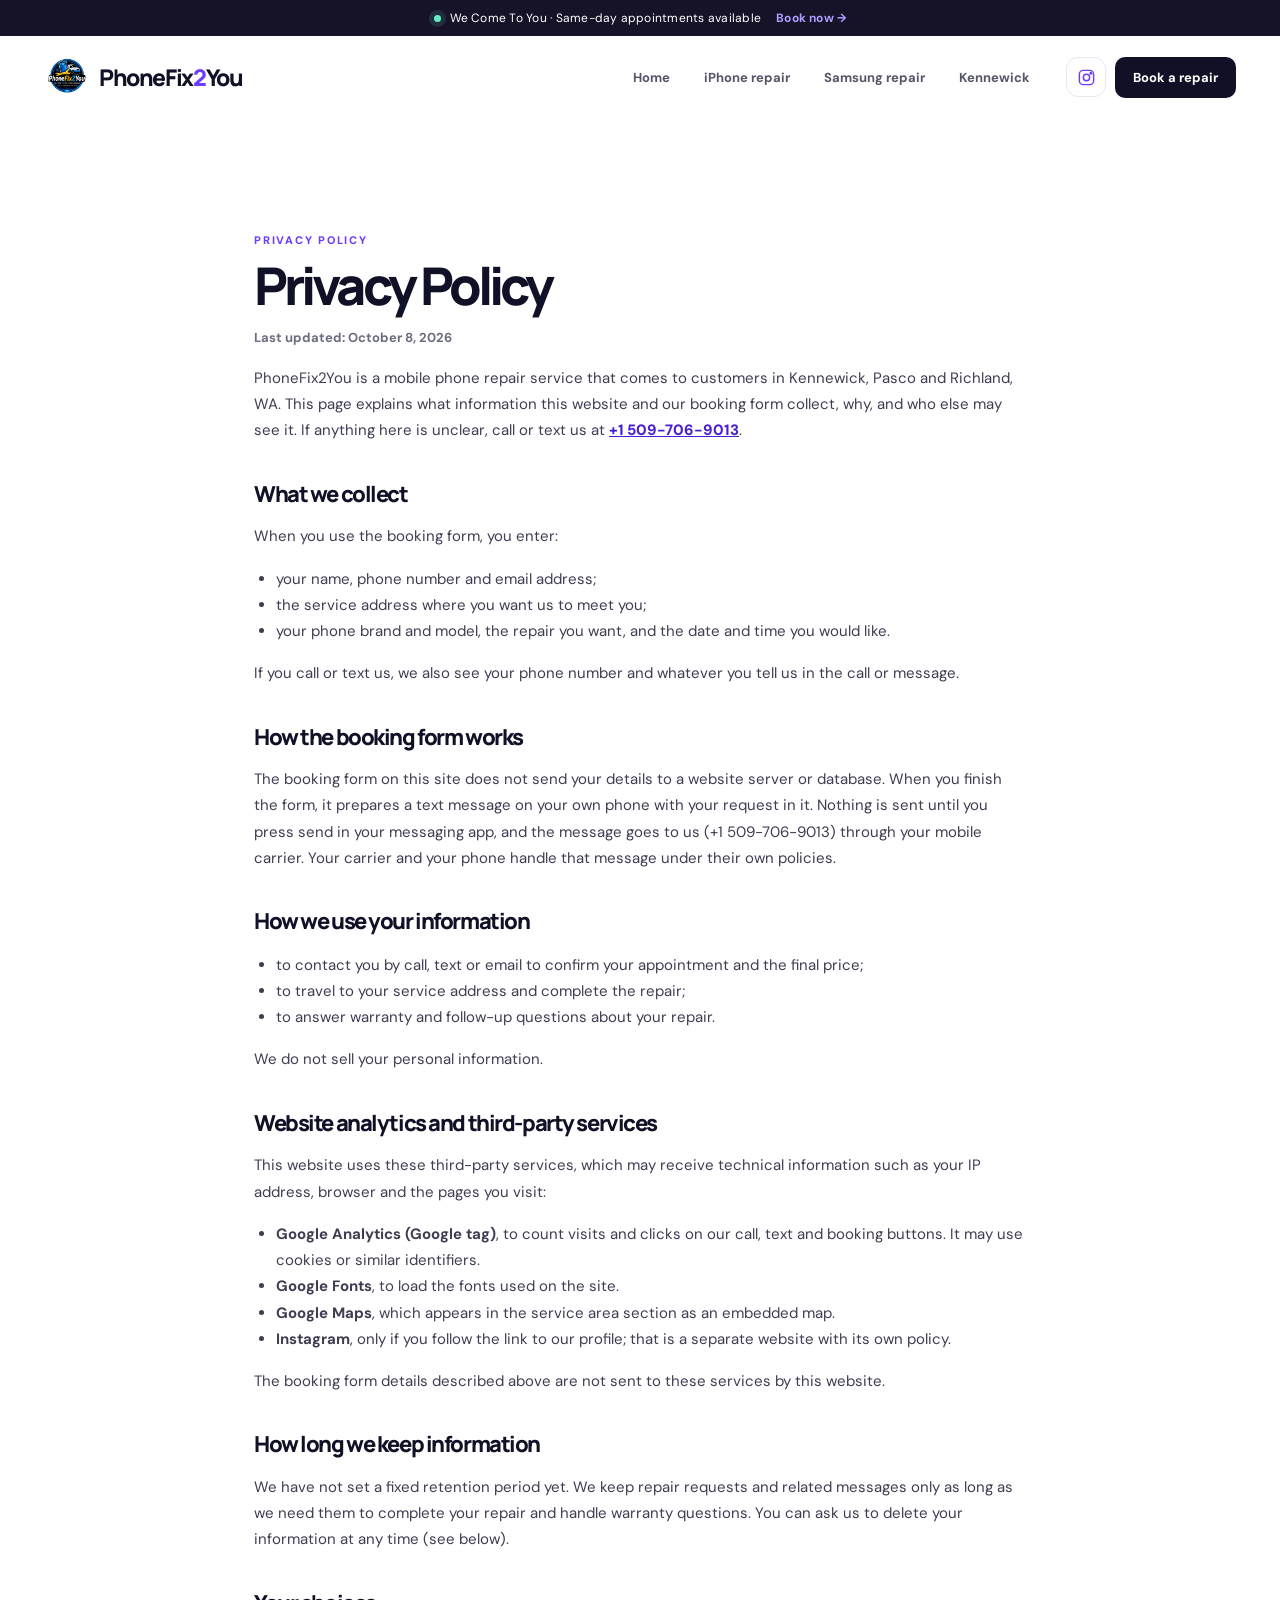
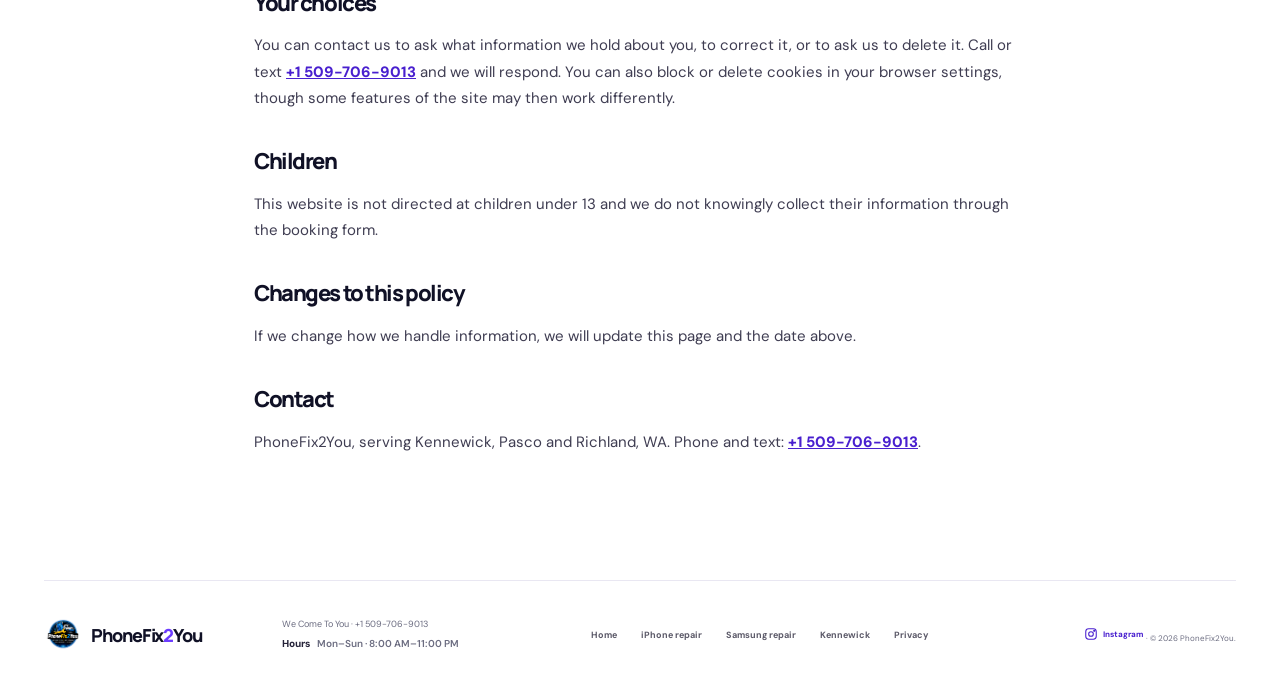
<file: privacy/index.html>
<!doctype html>
<html lang="en">
<head>
  <meta charset="UTF-8">
  <meta name="viewport" content="width=device-width, initial-scale=1.0">
  <!-- Google tag (gtag.js) -->
  <script async src="https://www.googletagmanager.com/gtag/js?id=G-J724BN0T0E"></script>
  <script>
    window.dataLayer = window.dataLayer || [];
    function gtag(){dataLayer.push(arguments);}
    gtag('js', new Date());

    gtag('config', 'G-J724BN0T0E');
  </script>
  <meta name="description" content="How PhoneFix2You collects and uses your name, phone, email and service address when you request a mobile phone repair.">
  <meta name="theme-color" content="#161329">
  <link rel="canonical" href="https://www.phonefix2you.com/privacy">
  <meta property="og:title" content="Privacy Policy | PhoneFix2You">
  <meta property="og:type" content="website">
  <meta property="og:url" content="https://www.phonefix2you.com/privacy">
  <title>Privacy Policy | PhoneFix2You</title>
  <link rel="icon" href="/favicon.ico" sizes="any">
  <link rel="apple-touch-icon" href="/apple-touch-icon.png">
  <link rel="preconnect" href="https://fonts.googleapis.com">
  <link rel="preconnect" href="https://fonts.gstatic.com" crossorigin>
  <link href="https://fonts.googleapis.com/css2?family=DM+Sans:wght@400;500;600;700&family=Manrope:wght@600;700;800&display=swap" rel="stylesheet">
  <link rel="stylesheet" href="/styles.css">
  <link rel="stylesheet" href="/palette.css">
</head>
<body>
  <div class="announcement">
    <span class="pulse"></span>
    We Come To You · Same-day appointments available
    <a href="#booking">Book now <span>→</span></a>
  </div>

  <header class="site-header">
    <a class="brand" href="/" aria-label="PhoneFix2You home">
      <img class="brand-logo" src="/assets/phonefix2you-logo.png?v=11" alt="PhoneFix2You logo">
      <span>PhoneFix<span class="brand-dot">2</span>You</span>
    </a>
    <nav class="desktop-nav" id="main-nav" aria-label="Main navigation">
      <a href="/">Home</a>
      <a href="/iphone-repair">iPhone repair</a>
      <a href="/samsung-repair">Samsung repair</a>
      <a href="/phone-repair-kennewick">Kennewick</a>
      
    </nav>
    <div class="header-actions">
      <a class="instagram-icon-link" href="https://www.instagram.com/phone_fix2you" target="_blank" rel="noopener" aria-label="Follow PhoneFix2You on Instagram">
        <svg viewBox="0 0 24 24" aria-hidden="true"><rect x="3" y="3" width="18" height="18" rx="5"></rect><circle cx="12" cy="12" r="4"></circle><circle cx="17.5" cy="6.5" r="1"></circle></svg>
      </a>
      <button class="button button-small button-dark header-cta booking-trigger" type="button">Book a repair</button>
    </div>
    <button class="menu-button" aria-label="Open menu" aria-expanded="false" aria-controls="main-nav">
      <span></span><span></span>
    </button>
  </header>

  <main>
    <section class="section legal">
      <span class="kicker">Privacy Policy</span>
      <h1>Privacy Policy</h1>
      <p class="updated">Last updated: October 8, 2026</p>
      <p>PhoneFix2You is a mobile phone repair service that comes to customers in Kennewick, Pasco and Richland, WA. This page explains what information this website and our booking form collect, why, and who else may see it. If anything here is unclear, call or text us at <a href="tel:+15097069013">+1 509-706-9013</a>.</p>

      <h2>What we collect</h2>
      <p>When you use the booking form, you enter:</p>
      <ul>
        <li>your name, phone number and email address;</li>
        <li>the service address where you want us to meet you;</li>
        <li>your phone brand and model, the repair you want, and the date and time you would like.</li>
      </ul>
      <p>If you call or text us, we also see your phone number and whatever you tell us in the call or message.</p>

      <h2>How the booking form works</h2>
      <p>The booking form on this site does not send your details to a website server or database. When you finish the form, it prepares a text message on your own phone with your request in it. Nothing is sent until you press send in your messaging app, and the message goes to us (+1 509-706-9013) through your mobile carrier. Your carrier and your phone handle that message under their own policies.</p>

      <h2>How we use your information</h2>
      <ul>
        <li>to contact you by call, text or email to confirm your appointment and the final price;</li>
        <li>to travel to your service address and complete the repair;</li>
        <li>to answer warranty and follow-up questions about your repair.</li>
      </ul>
      <p>We do not sell your personal information.</p>

      <h2>Website analytics and third-party services</h2>
      <p>This website uses these third-party services, which may receive technical information such as your IP address, browser and the pages you visit:</p>
      <ul>
        <li><strong>Google Analytics (Google tag)</strong>, to count visits and clicks on our call, text and booking buttons. It may use cookies or similar identifiers.</li>
        <li><strong>Google Fonts</strong>, to load the fonts used on the site.</li>
        <li><strong>Google Maps</strong>, which appears in the service area section as an embedded map.</li>
        <li><strong>Instagram</strong>, only if you follow the link to our profile; that is a separate website with its own policy.</li>
      </ul>
      <p>The booking form details described above are not sent to these services by this website.</p>

      <h2>How long we keep information</h2>
      <p>We have not set a fixed retention period yet. We keep repair requests and related messages only as long as we need them to complete your repair and handle warranty questions. You can ask us to delete your information at any time (see below).</p>

      <h2>Your choices</h2>
      <p>You can contact us to ask what information we hold about you, to correct it, or to ask us to delete it. Call or text <a href="tel:+15097069013">+1 509-706-9013</a> and we will respond. You can also block or delete cookies in your browser settings, though some features of the site may then work differently.</p>

      <h2>Children</h2>
      <p>This website is not directed at children under 13 and we do not knowingly collect their information through the booking form.</p>

      <h2>Changes to this policy</h2>
      <p>If we change how we handle information, we will update this page and the date above.</p>

      <h2>Contact</h2>
      <p>PhoneFix2You, serving Kennewick, Pasco and Richland, WA. Phone and text: <a href="tel:+15097069013">+1 509-706-9013</a>.</p>
    </section>
  </main>

  <footer>
    <a class="brand brand-footer" href="/"><img class="brand-logo" src="/assets/phonefix2you-logo.png?v=11" alt="PhoneFix2You logo" loading="lazy"><span>PhoneFix<span class="brand-dot">2</span>You</span></a>
    <p class="footer-contact"><span>We Come To You · <a href="tel:+15097069013">+1 509-706-9013</a></span><span class="footer-hours"><strong>Hours</strong> Mon–Sun · 8:00 AM–11:00 PM</span></p>
    <div><a href="/">Home</a><a href="/iphone-repair">iPhone repair</a><a href="/samsung-repair">Samsung repair</a><a href="/phone-repair-kennewick">Kennewick</a><a href="/privacy">Privacy</a></div>
    <small><a class="footer-instagram" href="https://www.instagram.com/phone_fix2you" target="_blank" rel="noopener" aria-label="Follow PhoneFix2You on Instagram"><svg viewBox="0 0 24 24" aria-hidden="true"><rect x="3" y="3" width="18" height="18" rx="5"></rect><circle cx="12" cy="12" r="4"></circle><circle cx="17.5" cy="6.5" r="1"></circle></svg> Instagram</a> · © 2026 PhoneFix2You.</small>
  </footer>

  <div class="mobile-book">
    <a class="mobile-contact" href="tel:+15097069013">Call</a>
    <a class="mobile-contact" href="sms:+15097069013">SMS</a>
    <button class="button button-primary booking-trigger" type="button">Book a repair <span>→</span></button>
  </div>
  <div class="modal" id="booking-modal" aria-hidden="true">
    <div class="modal-card booking-modal-card">
      <button class="modal-close" aria-label="Close">×</button>
      <div class="booking-progress"><span class="active"></span><span></span><span></span></div>
      <div class="booking-step-copy"><span class="kicker" id="step-kicker">Step 1 of 3</span><h2 id="step-title">Choose your phone</h2><p id="step-description">Pick the brand, then your model.</p></div>
      <div class="booking-step-content" id="booking-step-content"></div>
      <p class="booking-alert" id="booking-alert" role="alert" aria-live="polite"></p>
      <div class="booking-controls"><button class="button booking-back" type="button">Back</button><button class="button button-primary booking-next" type="button">Continue <span>→</span></button></div>
      <small class="booking-note">No payment collected online. Times are requests: we confirm every appointment and the final price by call or text. <a href="/privacy">Privacy Policy</a></small>
    </div>
  </div>
  <script src="/script.js"></script>
</body>
</html>
</file>
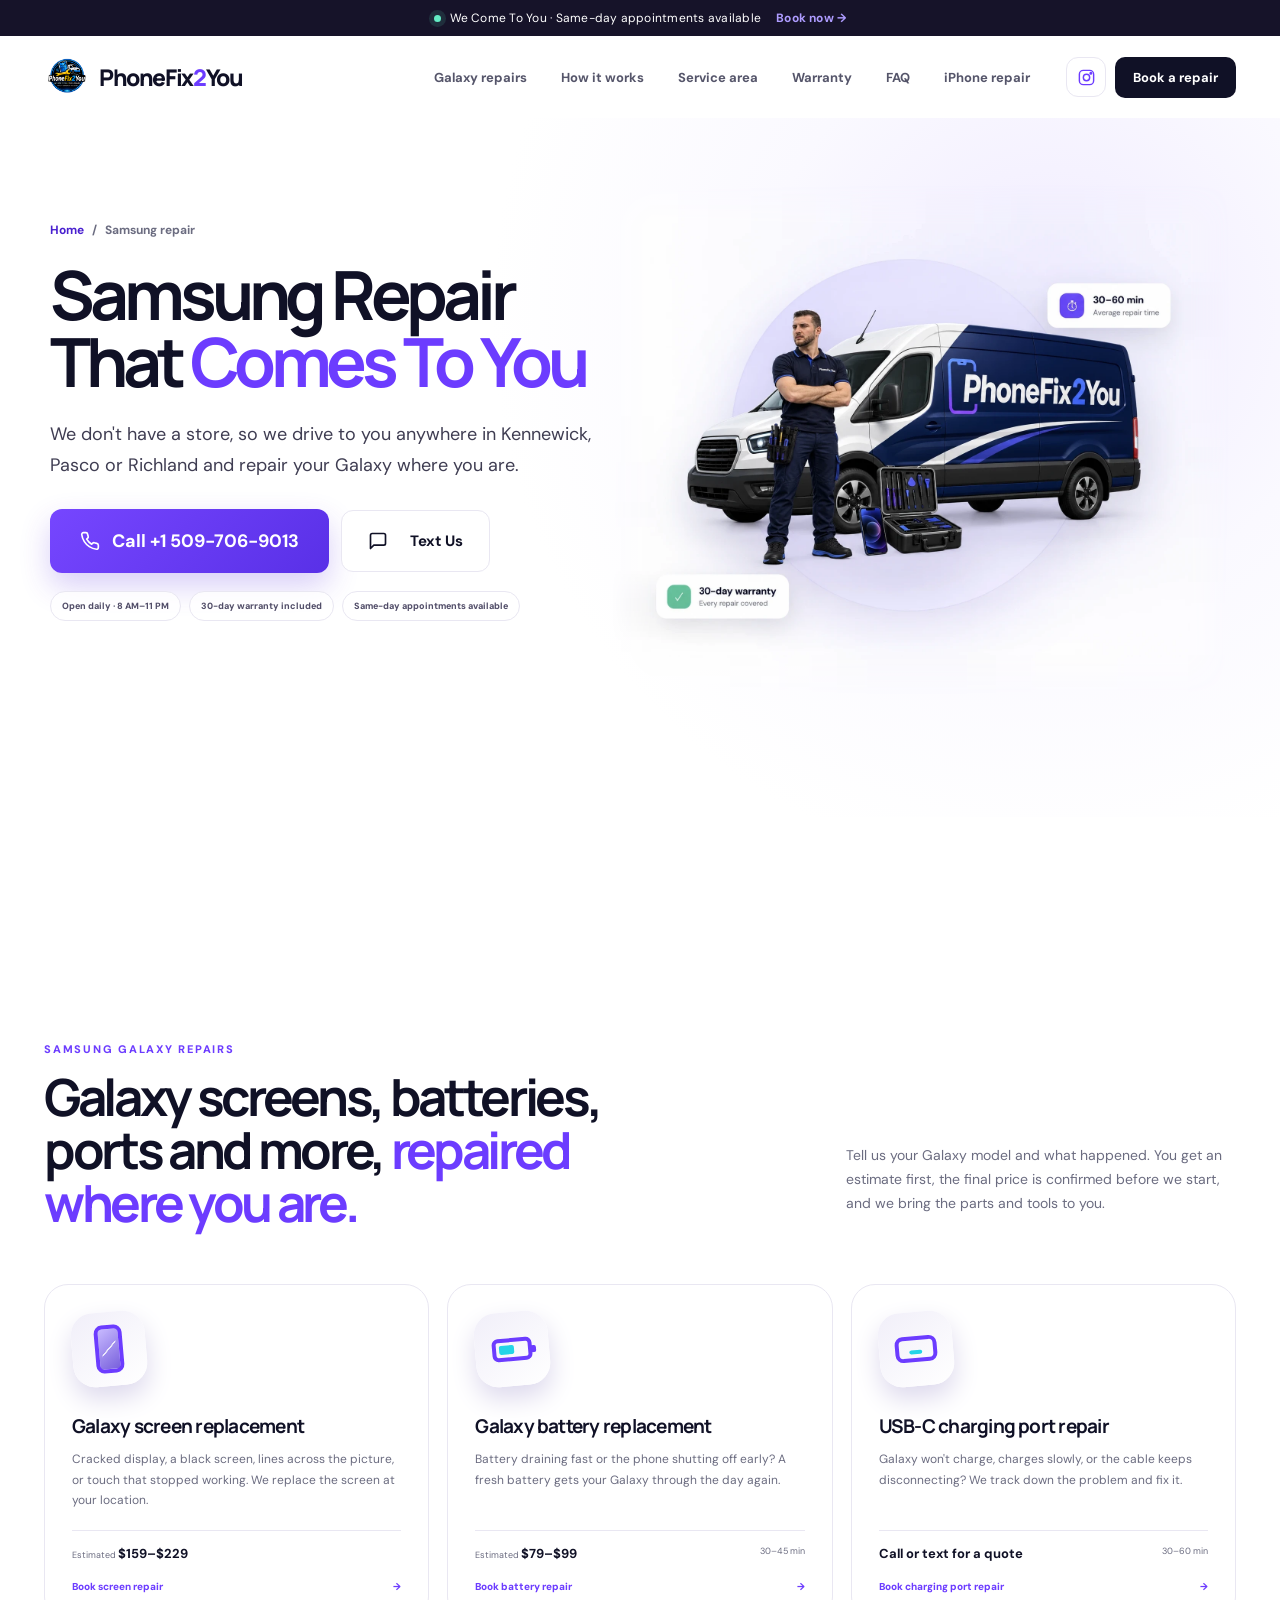
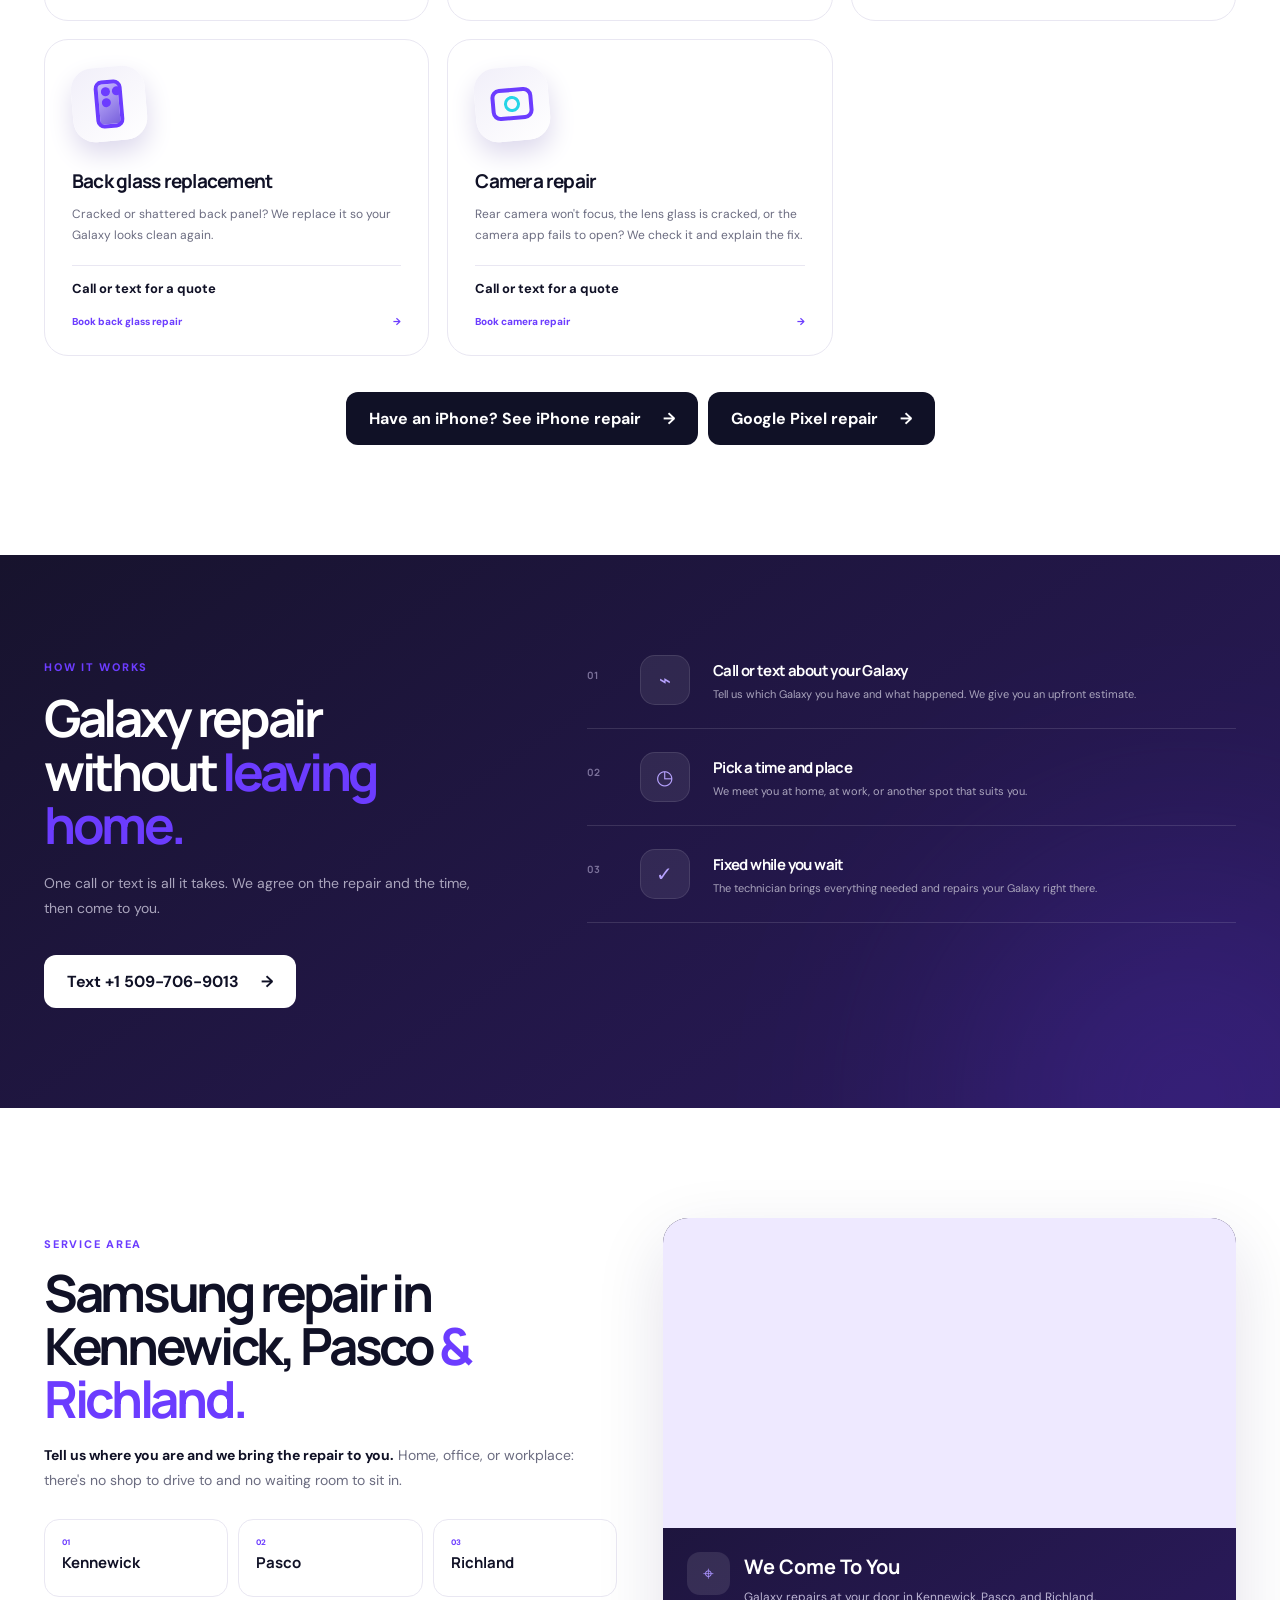
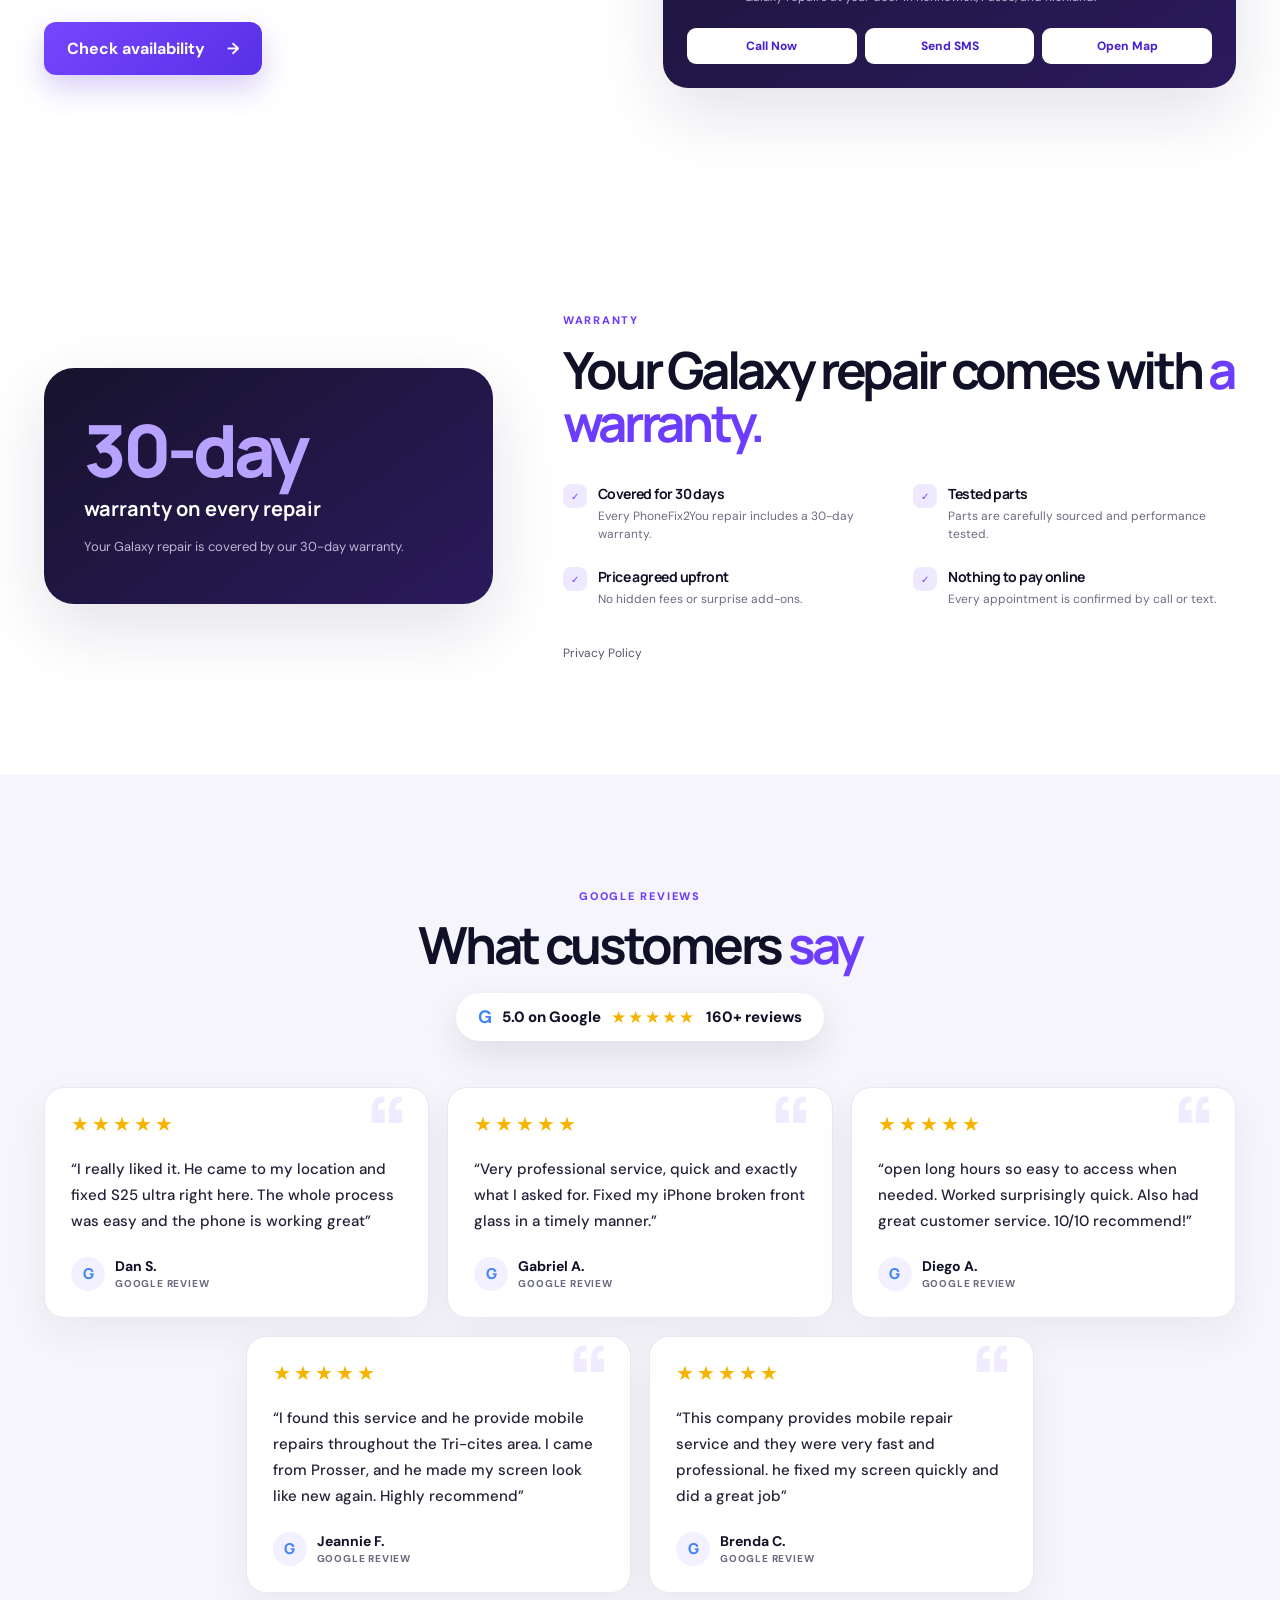
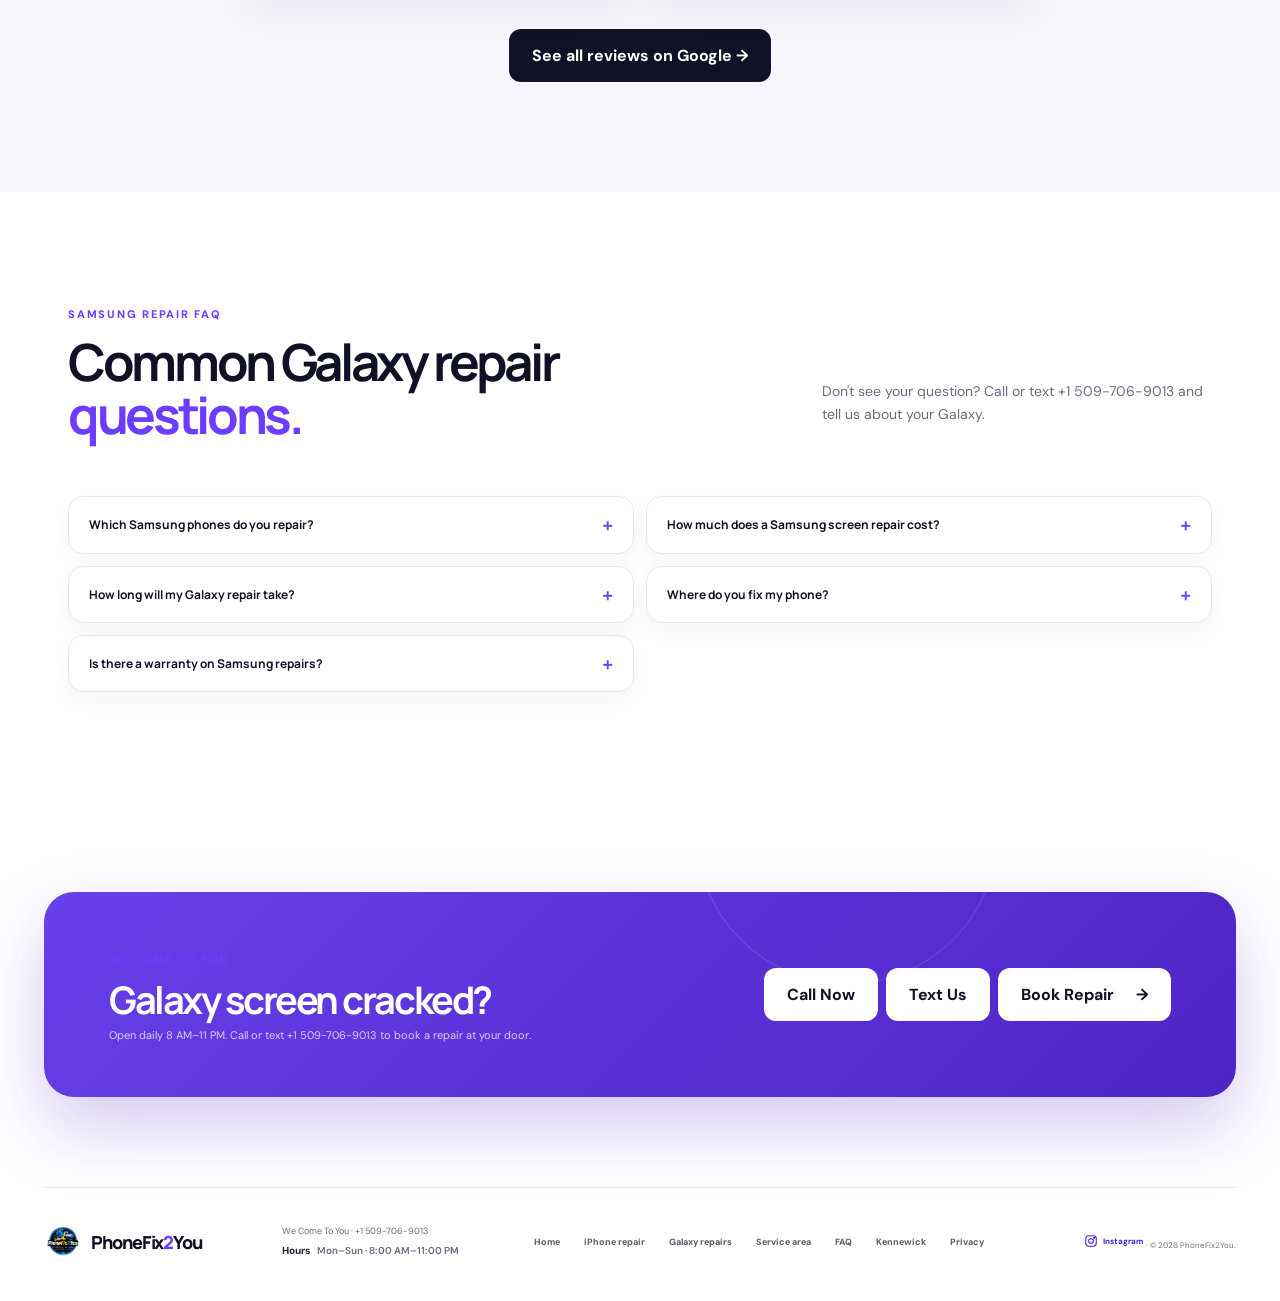
<file: samsung-repair/index.html>
<!doctype html>
<html lang="en">
<head>
  <meta charset="UTF-8">
  <meta name="viewport" content="width=device-width, initial-scale=1.0">
  <!-- Google tag (gtag.js) -->
  <script async src="https://www.googletagmanager.com/gtag/js?id=G-J724BN0T0E"></script>
  <script>
    window.dataLayer = window.dataLayer || [];
    function gtag(){dataLayer.push(arguments);}
    gtag('js', new Date());

    gtag('config', 'G-J724BN0T0E');
  </script>
  <meta name="description" content="Cracked Samsung Galaxy screen? We come to your home or work in Kennewick, Pasco and Richland and fix it on the spot. Call or text +1 509-706-9013.">
  <meta name="theme-color" content="#161329">
  <link rel="canonical" href="https://www.phonefix2you.com/samsung-repair">
  <meta property="og:title" content="Samsung Repair That Comes To You | PhoneFix2You">
  <meta property="og:description" content="Cracked Samsung Galaxy screen? We come to your home or work in Kennewick, Pasco and Richland and fix it on the spot.">
  <meta property="og:type" content="website">
  <meta property="og:url" content="https://www.phonefix2you.com/samsung-repair">
  <meta property="og:image" content="https://www.phonefix2you.com/assets/phonefix2you-hero.png?v=11">
  <title>Samsung Screen Repair That Comes To You | PhoneFix2You Tri-Cities</title>
  <link rel="icon" href="/favicon.ico" sizes="any">
  <link rel="apple-touch-icon" href="/apple-touch-icon.png">
  <link rel="preconnect" href="https://fonts.googleapis.com">
  <link rel="preconnect" href="https://fonts.gstatic.com" crossorigin>
  <link href="https://fonts.googleapis.com/css2?family=DM+Sans:wght@400;500;600;700&family=Manrope:wght@600;700;800&display=swap" rel="stylesheet">
  <link rel="stylesheet" href="/styles.css">
  <link rel="stylesheet" href="/palette.css">
</head>
<body>
  <div class="announcement">
    <span class="pulse"></span>
    We Come To You · Same-day appointments available
    <a href="#booking">Book now <span>→</span></a>
  </div>

  <header class="site-header">
    <a class="brand" href="/" aria-label="PhoneFix2You home">
      <img class="brand-logo" src="/assets/phonefix2you-logo.png?v=11" alt="PhoneFix2You logo">
      <span>PhoneFix<span class="brand-dot">2</span>You</span>
    </a>
    <nav class="desktop-nav" id="main-nav" aria-label="Main navigation">
      <a href="#services">Galaxy repairs</a>
      <a href="#process">How it works</a>
      <a href="#service-area">Service area</a>
      <a href="#warranty">Warranty</a>
      <a href="#faq">FAQ</a>
      <a href="/iphone-repair">iPhone repair</a>
    </nav>
    <div class="header-actions">
      <a class="instagram-icon-link" href="https://www.instagram.com/phone_fix2you" target="_blank" rel="noopener" aria-label="Follow PhoneFix2You on Instagram">
        <svg viewBox="0 0 24 24" aria-hidden="true"><rect x="3" y="3" width="18" height="18" rx="5"></rect><circle cx="12" cy="12" r="4"></circle><circle cx="17.5" cy="6.5" r="1"></circle></svg>
      </a>
      <button class="button button-small button-dark header-cta booking-trigger" type="button">Book a repair</button>
    </div>
    <button class="menu-button" aria-label="Open menu" aria-expanded="false" aria-controls="main-nav">
      <span></span><span></span>
    </button>
  </header>

  <main>
    <section class="hero lp-hero">
      <div class="hero-orb orb-one"></div>
      <div class="hero-orb orb-two"></div>
      <div class="hero-copy">
        <nav class="lp-breadcrumb" aria-label="Breadcrumb"><a href="/">Home</a><span>/</span><span>Samsung repair</span></nav>
        <h1>Samsung Repair That <em>Comes To You</em></h1>
        <p class="hero-lead">We don't have a store, so we drive to you anywhere in Kennewick, Pasco or Richland and repair your Galaxy where you are.</p>
        <div class="hero-actions">
          <a class="button button-primary lp-call" href="tel:+15097069013">
            <svg viewBox="0 0 24 24" aria-hidden="true"><path d="M22 16.9v3a2 2 0 0 1-2.2 2 19.8 19.8 0 0 1-8.6-3.1 19.5 19.5 0 0 1-6-6A19.8 19.8 0 0 1 2.1 4.2 2 2 0 0 1 4.1 2h3a2 2 0 0 1 2 1.7c.1.9.4 1.8.7 2.7a2 2 0 0 1-.5 2.1L8 9.8a16 16 0 0 0 6 6l1.3-1.3a2 2 0 0 1 2.1-.4c.9.3 1.8.6 2.7.7a2 2 0 0 1 1.7 2z"></path></svg>
            Call +1 509-706-9013
          </a>
          <a class="button button-contact lp-text" href="sms:+15097069013">
            <svg viewBox="0 0 24 24" aria-hidden="true"><path d="M21 15a2 2 0 0 1-2 2H7l-4 4V5a2 2 0 0 1 2-2h14a2 2 0 0 1 2 2z"></path></svg>
            Text Us
          </a>
        </div>
        <div class="hero-proof-pills"><span>Open daily · 8 AM–11 PM</span><span>30-day warranty included</span><span>Same-day appointments available</span></div>
      </div>

      <div class="hero-visual">
        <div class="visual-glow"></div>
        <img class="hero-photo" src="/assets/phonefix2you-hero-van-soft.webp" alt="PhoneFix2You mobile phone repair technician next to a branded service van, with 30-60 minute average repair time and 30-day warranty">
      </div>
    </section>

    <section class="section services" id="services">
      <div class="section-heading split-heading">
        <div>
          <span class="kicker">Samsung Galaxy repairs</span>
          <h2>Galaxy screens, batteries, ports and more, <em>repaired where you are.</em></h2>
        </div>
        <p>Tell us your Galaxy model and what happened. You get an estimate first, the final price is confirmed before we start, and we bring the parts and tools to you.</p>
      </div>
      <div class="service-grid lp-service-grid">
        <article class="service-card">
          <div class="service-icon screen-icon"><span></span></div>
          <h3>Galaxy screen replacement</h3>
          <p>Cracked display, a black screen, lines across the picture, or touch that stopped working. We replace the screen at your location.</p>
          <div class="service-meta"><span>Estimated <strong data-price-range="samsung-screen">call or text</strong></span></div>
          <a href="#booking" data-repair="Screen Repair">Book screen repair <span>→</span></a>
        </article>
        <article class="service-card">
          <div class="service-icon battery-icon"><span></span></div>
          <h3>Galaxy battery replacement</h3>
          <p>Battery draining fast or the phone shutting off early? A fresh battery gets your Galaxy through the day again.</p>
          <div class="service-meta"><span>Estimated <strong data-price-range="samsung-battery">call or text</strong></span><span>30–45 min</span></div>
          <a href="#booking" data-repair="Battery Replacement">Book battery repair <span>→</span></a>
        </article>
        <article class="service-card">
          <div class="service-icon port-icon"><span></span></div>
          <h3>USB-C charging port repair</h3>
          <p>Galaxy won't charge, charges slowly, or the cable keeps disconnecting? We track down the problem and fix it.</p>
          <div class="service-meta"><span><strong>Call or text for a quote</strong></span><span>30–60 min</span></div>
          <a href="#booking" data-repair="Charging Port Repair">Book charging port repair <span>→</span></a>
        </article>
        <article class="service-card">
          <div class="service-icon back-icon"><span></span></div>
          <h3>Back glass replacement</h3>
          <p>Cracked or shattered back panel? We replace it so your Galaxy looks clean again.</p>
          <div class="service-meta"><span><strong>Call or text for a quote</strong></span></div>
          <a href="#booking" data-repair="Back Glass Repair">Book back glass repair <span>→</span></a>
        </article>
        <article class="service-card">
          <div class="service-icon camera-icon"><span></span></div>
          <h3>Camera repair</h3>
          <p>Rear camera won't focus, the lens glass is cracked, or the camera app fails to open? We check it and explain the fix.</p>
          <div class="service-meta"><span><strong>Call or text for a quote</strong></span></div>
          <a href="#booking" data-repair="Camera Repair">Book camera repair <span>→</span></a>
        </article>
      </div>
      <div class="services-more"><a class="button button-dark" href="/iphone-repair">Have an iPhone? See iPhone repair <span>→</span></a><a class="button button-dark" href="/google-pixel-repair">Google Pixel repair <span>→</span></a></div>
    </section>

    <section class="section process" id="process">
      <div class="process-copy">
        <span class="kicker kicker-light">How it works</span>
        <h2>Galaxy repair without <em>leaving home.</em></h2>
        <p>One call or text is all it takes. We agree on the repair and the time, then come to you.</p>
        <a class="button button-light" href="sms:+15097069013">Text +1 509-706-9013 <span>→</span></a>
      </div>
      <div class="steps">
        <article><span class="step-number">01</span><div class="step-icon">⌁</div><div><h3>Call or text about your Galaxy</h3><p>Tell us which Galaxy you have and what happened. We give you an upfront estimate.</p></div></article>
        <article><span class="step-number">02</span><div class="step-icon">◷</div><div><h3>Pick a time and place</h3><p>We meet you at home, at work, or another spot that suits you.</p></div></article>
        <article><span class="step-number">03</span><div class="step-icon">✓</div><div><h3>Fixed while you wait</h3><p>The technician brings everything needed and repairs your Galaxy right there.</p></div></article>
      </div>
    </section>

    <section class="section service-area" id="service-area">
      <div class="area-copy">
        <span class="kicker">Service area</span>
        <h2>Samsung repair in Kennewick, Pasco <em>&amp; Richland.</em></h2>
        <p><strong>Tell us where you are and we bring the repair to you.</strong> Home, office, or workplace: there's no shop to drive to and no waiting room to sit in.</p>
        <div class="city-grid city-grid-expanded"><article><span>01</span><strong>Kennewick</strong></article><article><span>02</span><strong>Pasco</strong></article><article><span>03</span><strong>Richland</strong></article></div>
        <button class="button button-primary booking-trigger" type="button">Check availability <span>→</span></button>
      </div>
      <div class="area-card">
        <div class="area-map">
          <iframe src="https://www.google.com/maps?q=Tri-Cities%2C%20Washington&output=embed" title="PhoneFix2You Tri-Cities service area map" loading="lazy" referrerpolicy="no-referrer-when-downgrade"></iframe>
        </div>
        <div class="area-card-copy">
          <div><span class="area-pin">⌖</span><span><strong>We Come To You</strong><p>Galaxy repairs at your door in Kennewick, Pasco, and Richland.</p></span></div>
          <div class="area-actions"><a href="tel:+15097069013">Call Now</a><a href="sms:+15097069013">Send SMS</a><a href="https://maps.app.goo.gl/CNRpfNAqgQyWRgQ29?g_st=ic" target="_blank" rel="noopener">Open Map</a></div>
        </div>
      </div>
    </section>

    <section class="section lp-warranty" id="warranty">
      <div class="lp-warranty-badge">
        <strong>30-day</strong>
        <span>warranty on every repair</span>
        <p>Your Galaxy repair is covered by our 30-day warranty.</p>
      </div>
      <div>
        <span class="kicker">Warranty</span>
        <h2>Your Galaxy repair comes with <em>a warranty.</em></h2>
        <div class="benefit-grid">
          <article><span>✓</span><div><h3>Covered for 30 days</h3><p>Every PhoneFix2You repair includes a 30-day warranty.</p></div></article>
          <article><span>✓</span><div><h3>Tested parts</h3><p>Parts are carefully sourced and performance tested.</p></div></article>
          <article><span>✓</span><div><h3>Price agreed upfront</h3><p>No hidden fees or surprise add-ons.</p></div></article>
          <article><span>✓</span><div><h3>Nothing to pay online</h3><p>Every appointment is confirmed by call or text.</p></div></article>
        </div>
        <p class="price-note"><a href="/privacy">Privacy Policy</a></p>
      </div>
    </section>

    <section class="section reviews customer-reviews" id="reviews">
      <div class="section-heading center-heading">
        <span class="kicker">Google reviews</span>
        <h2>What customers <em>say</em></h2>
        <a class="google-rating" href="https://maps.app.goo.gl/CNRpfNAqgQyWRgQ29?g_st=ic" target="_blank" rel="noopener"><strong>G</strong><span><b>5.0 on Google</b><i class="pill-stars" aria-hidden="true">★★★★★</i><b>160+ reviews</b></span></a>
      </div>
      <div class="customer-review-grid">
        <figure class="customer-review">
          <div class="review-stars" role="img" aria-label="5 out of 5 stars">★★★★★</div>
          <blockquote>&ldquo;I really liked it. He came to my location and fixed S25 ultra right here. The whole process was easy and the phone is working great&rdquo;</blockquote>
          <figcaption><span aria-hidden="true">G</span><div><strong>Dan S.</strong><small>Google review</small></div></figcaption>
        </figure>
        <figure class="customer-review">
          <div class="review-stars" role="img" aria-label="5 out of 5 stars">★★★★★</div>
          <blockquote>&ldquo;Very professional service, quick and exactly what I asked for. Fixed my iPhone broken front glass in a timely manner.&rdquo;</blockquote>
          <figcaption><span aria-hidden="true">G</span><div><strong>Gabriel A.</strong><small>Google review</small></div></figcaption>
        </figure>
        <figure class="customer-review">
          <div class="review-stars" role="img" aria-label="5 out of 5 stars">★★★★★</div>
          <blockquote>&ldquo;open long hours so easy to access when needed. Worked surprisingly quick. Also had great customer service. 10/10 recommend!&rdquo;</blockquote>
          <figcaption><span aria-hidden="true">G</span><div><strong>Diego A.</strong><small>Google review</small></div></figcaption>
        </figure>
        <figure class="customer-review">
          <div class="review-stars" role="img" aria-label="5 out of 5 stars">★★★★★</div>
          <blockquote>&ldquo;I found this service and he provide mobile repairs throughout the Tri-cites area. I came from Prosser, and he made my screen look like new again. Highly recommend&rdquo;</blockquote>
          <figcaption><span aria-hidden="true">G</span><div><strong>Jeannie F.</strong><small>Google review</small></div></figcaption>
        </figure>
        <figure class="customer-review">
          <div class="review-stars" role="img" aria-label="5 out of 5 stars">★★★★★</div>
          <blockquote>&ldquo;This company provides mobile repair service and they were very fast and professional. he fixed my screen quickly and did a great job&rdquo;</blockquote>
          <figcaption><span aria-hidden="true">G</span><div><strong>Brenda C.</strong><small>Google review</small></div></figcaption>
        </figure>
      </div>
      <a class="button button-dark reviews-button" href="https://www.google.com/maps?cid=16524846673496115915" target="_blank" rel="noopener">See all reviews on Google <span>→</span></a>
    </section>

    <section class="section faq-section" id="faq">
      <div class="section-heading split-heading">
        <div><span class="kicker">Samsung repair FAQ</span><h2>Common Galaxy repair <em>questions.</em></h2></div>
        <p>Don't see your question? Call or text +1 509-706-9013 and tell us about your Galaxy.</p>
      </div>
      <div class="faq-grid">
        <details><summary>Which Samsung phones do you repair?</summary><p>We repair Samsung Galaxy phones. In our online booking you can choose the Galaxy A Series, S21 Ultra through S25 Ultra, or "Other Samsung Galaxy". Not sure about your model? Call or text us.</p></details>
        <details><summary>How much does a Samsung screen repair cost?</summary><p>Estimated prices are listed for the S21 Ultra through the S25 Ultra (Galaxy A Series is a custom quote): choose your model in the booking form to see your estimate. These are estimates. The final price is confirmed by call or text when we confirm your appointment, before the repair starts. Other models: call or text +1 509-706-9013.</p></details>
        <details><summary>How long will my Galaxy repair take?</summary><p>Most repairs are completed in 30–60 minutes, right at your location.</p></details>
        <details><summary>Where do you fix my phone?</summary><p>Wherever suits you in Kennewick, Pasco, or Richland: your home, office, workplace, or another convenient spot. We are not a store.</p></details>
        <details><summary>Is there a warranty on Samsung repairs?</summary><p>Yes. Every PhoneFix2You repair includes a 30-day warranty.</p></details>
      </div>
    </section>

    <section class="cta-section">
      <div>
        <span class="kicker kicker-light">We Come To You</span>
        <h2>Galaxy screen cracked?</h2>
        <p>Open daily 8 AM–11 PM. Call or text +1 509-706-9013 to book a repair at your door.</p>
      </div>
      <div class="cta-actions"><a class="button button-light" href="tel:+15097069013">Call Now</a><a class="button button-light" href="sms:+15097069013">Text Us</a><button class="button button-light booking-trigger" type="button">Book Repair <span>→</span></button></div>
    </section>
  </main>

  <footer>
    <a class="brand brand-footer" href="/"><img class="brand-logo" src="/assets/phonefix2you-logo.png?v=11" alt="PhoneFix2You logo" loading="lazy"><span>PhoneFix<span class="brand-dot">2</span>You</span></a>
    <p class="footer-contact"><span>We Come To You · <a href="tel:+15097069013">+1 509-706-9013</a></span><span class="footer-hours"><strong>Hours</strong> Mon–Sun · 8:00 AM–11:00 PM</span></p>
    <div><a href="/">Home</a><a href="/iphone-repair">iPhone repair</a><a href="#services">Galaxy repairs</a><a href="#service-area">Service area</a><a href="#faq">FAQ</a><a href="/phone-repair-kennewick">Kennewick</a><a href="/privacy">Privacy</a></div>
    <small><a class="footer-instagram" href="https://www.instagram.com/phone_fix2you" target="_blank" rel="noopener" aria-label="Follow PhoneFix2You on Instagram"><svg viewBox="0 0 24 24" aria-hidden="true"><rect x="3" y="3" width="18" height="18" rx="5"></rect><circle cx="12" cy="12" r="4"></circle><circle cx="17.5" cy="6.5" r="1"></circle></svg> Instagram</a> · © 2026 PhoneFix2You.</small>
  </footer>

  <div class="mobile-book">
    <a class="mobile-contact" href="tel:+15097069013">Call</a>
    <a class="mobile-contact" href="sms:+15097069013">SMS</a>
    <button class="button button-primary booking-trigger" type="button">Book a repair <span>→</span></button>
  </div>
  <!-- Preselects Samsung Galaxy so the booking modal opens on the model step -->
  <input type="hidden" id="device-select" value="Samsung Galaxy">
  <div class="modal" id="booking-modal" aria-hidden="true">
    <div class="modal-card booking-modal-card">
      <button class="modal-close" aria-label="Close">×</button>
      <div class="booking-progress"><span class="active"></span><span></span><span></span></div>
      <div class="booking-step-copy"><span class="kicker" id="step-kicker">Step 1 of 3</span><h2 id="step-title">Choose your phone</h2><p id="step-description">Pick the brand, then your model.</p></div>
      <div class="booking-step-content" id="booking-step-content"></div>
      <p class="booking-alert" id="booking-alert" role="alert" aria-live="polite"></p>
      <div class="booking-controls"><button class="button booking-back" type="button">Back</button><button class="button button-primary booking-next" type="button">Continue <span>→</span></button></div>
      <small class="booking-note">No payment collected online. Times are requests: we confirm every appointment and the final price by call or text. <a href="/privacy">Privacy Policy</a></small>
    </div>
  </div>
  <script src="/script.js"></script>
</body>
</html>
</file>
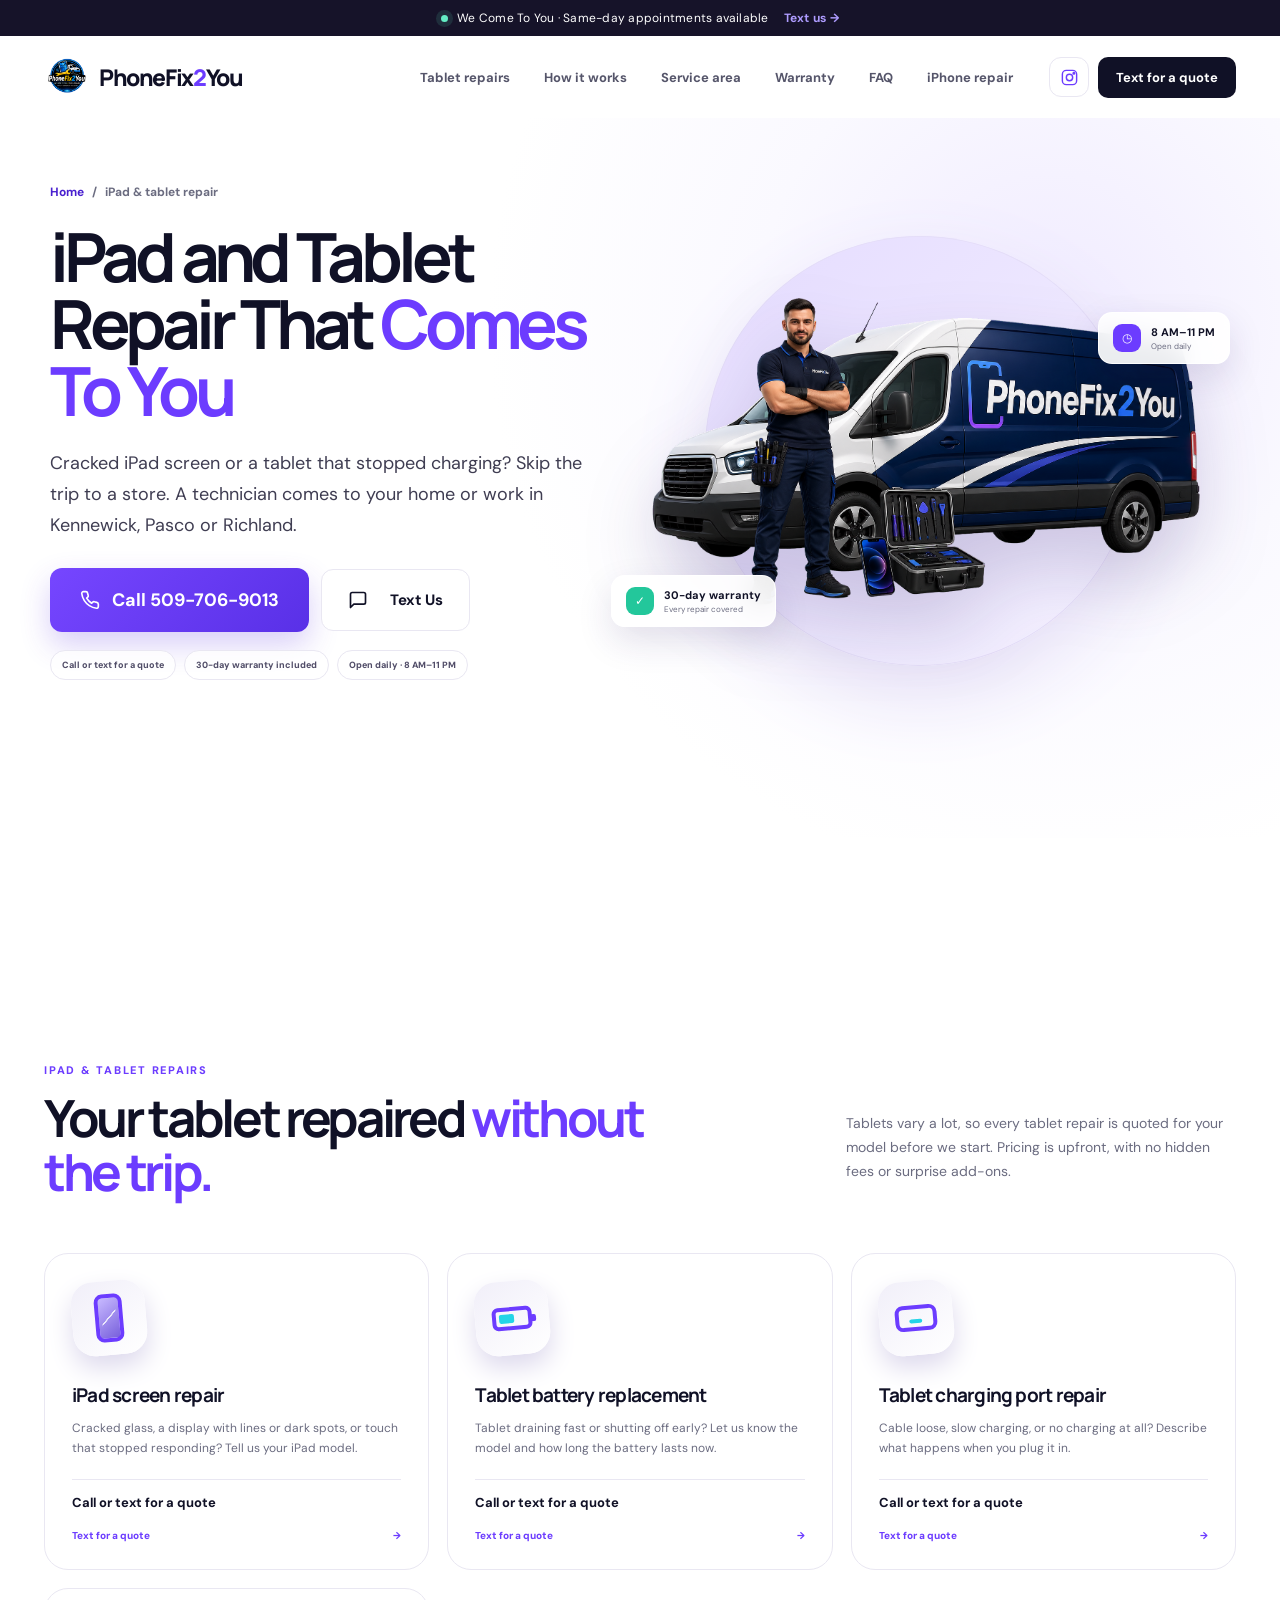
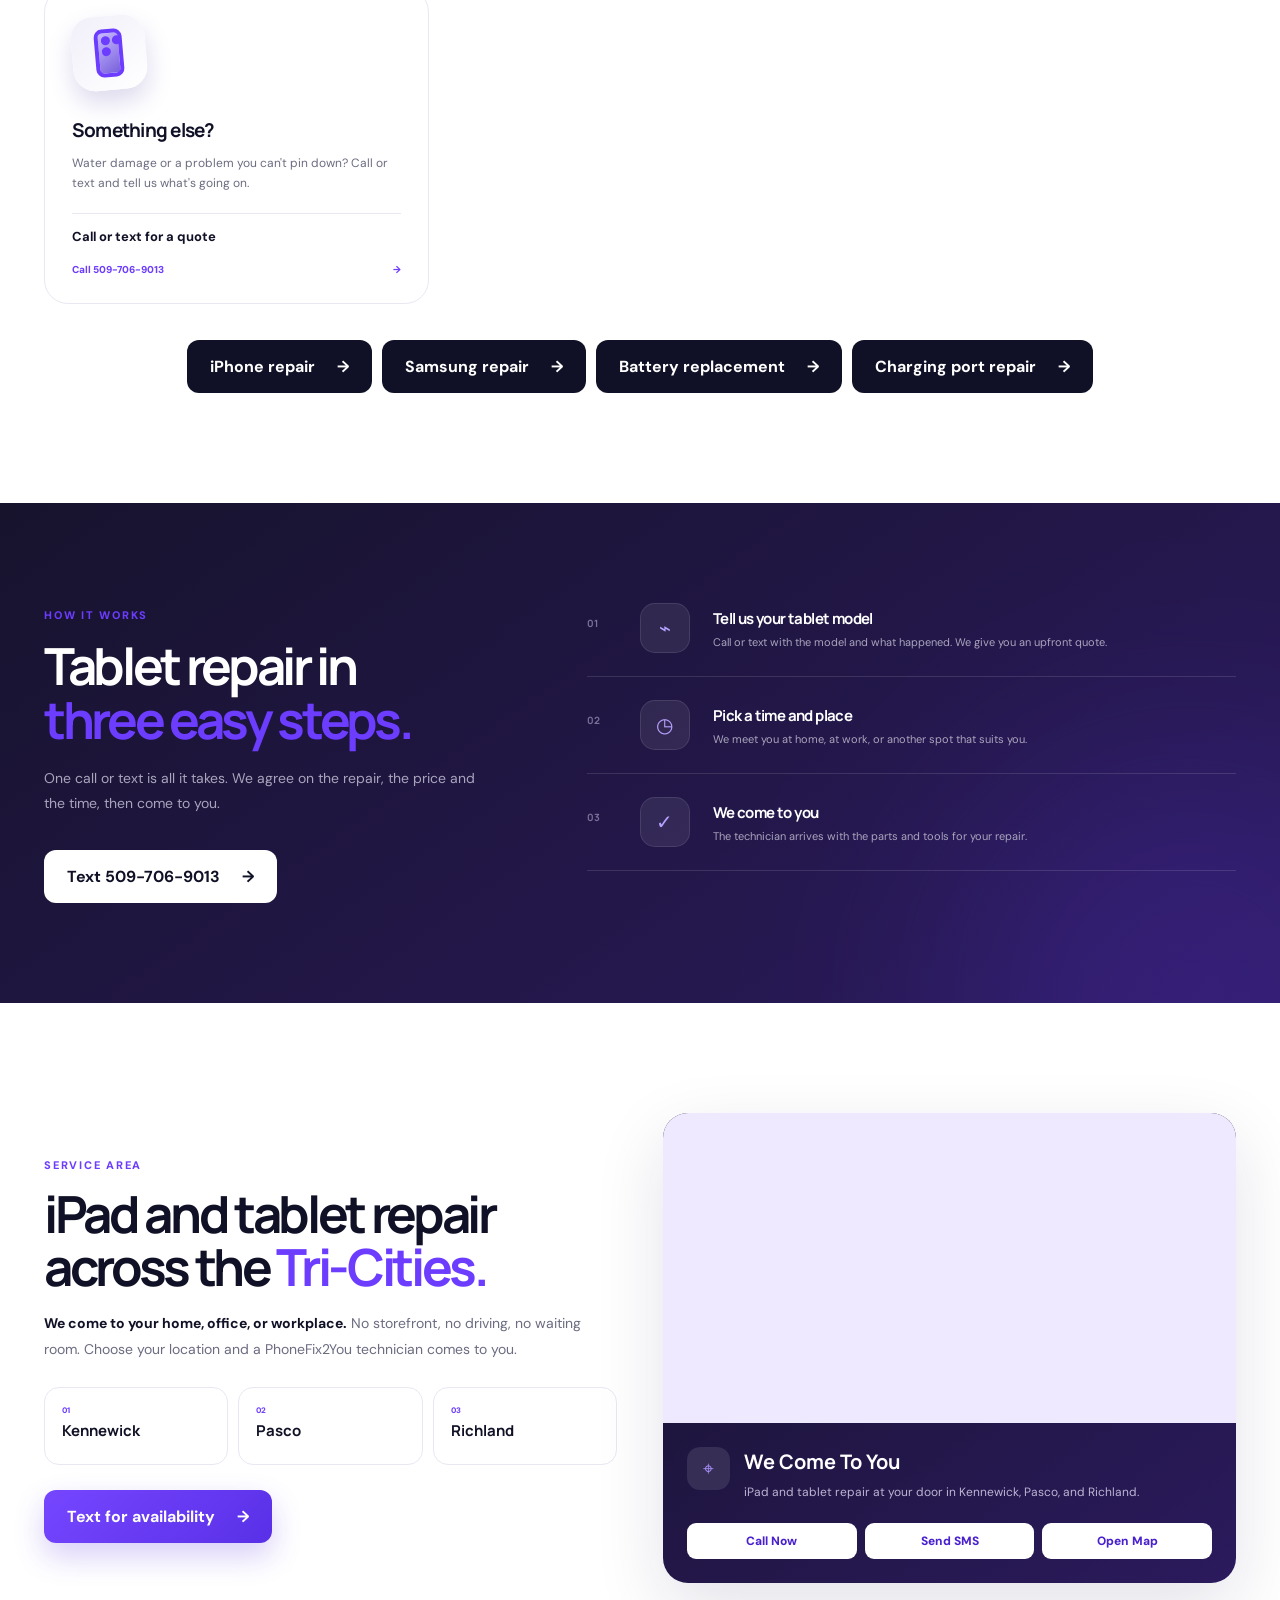
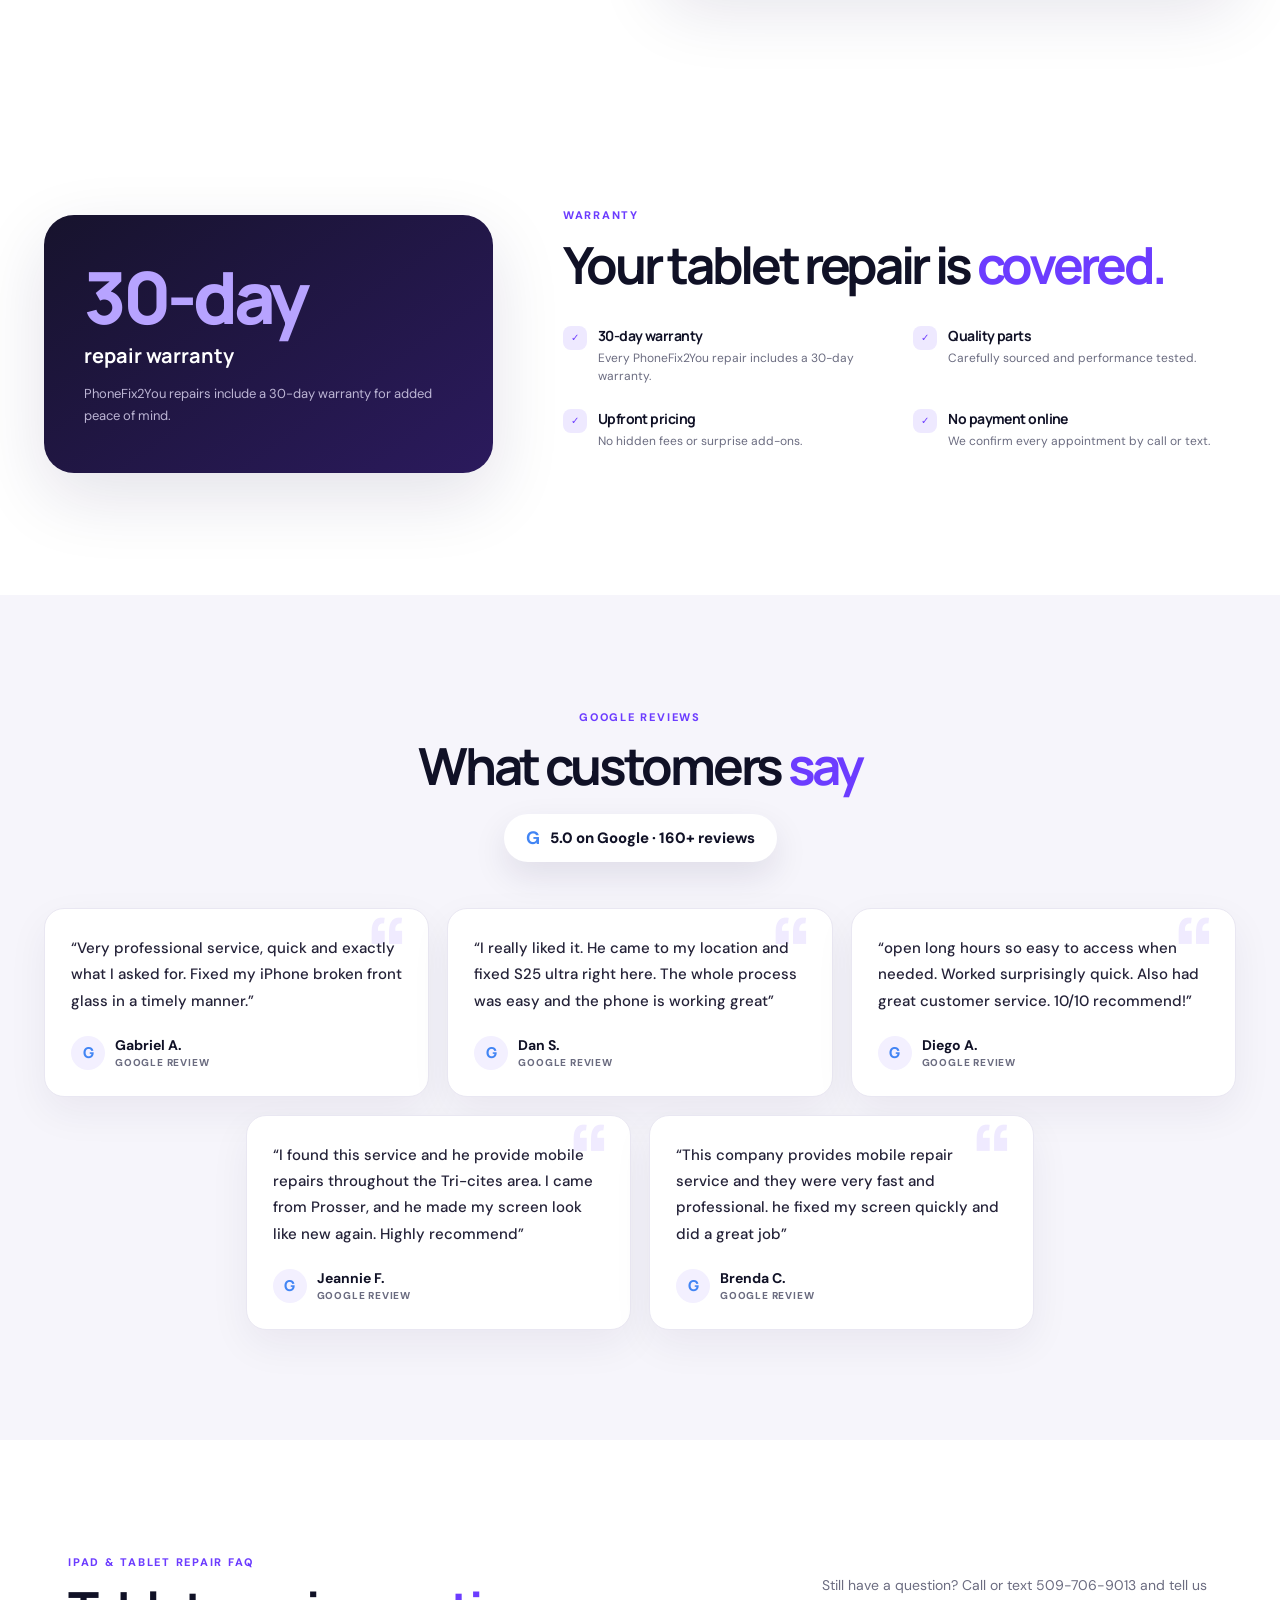
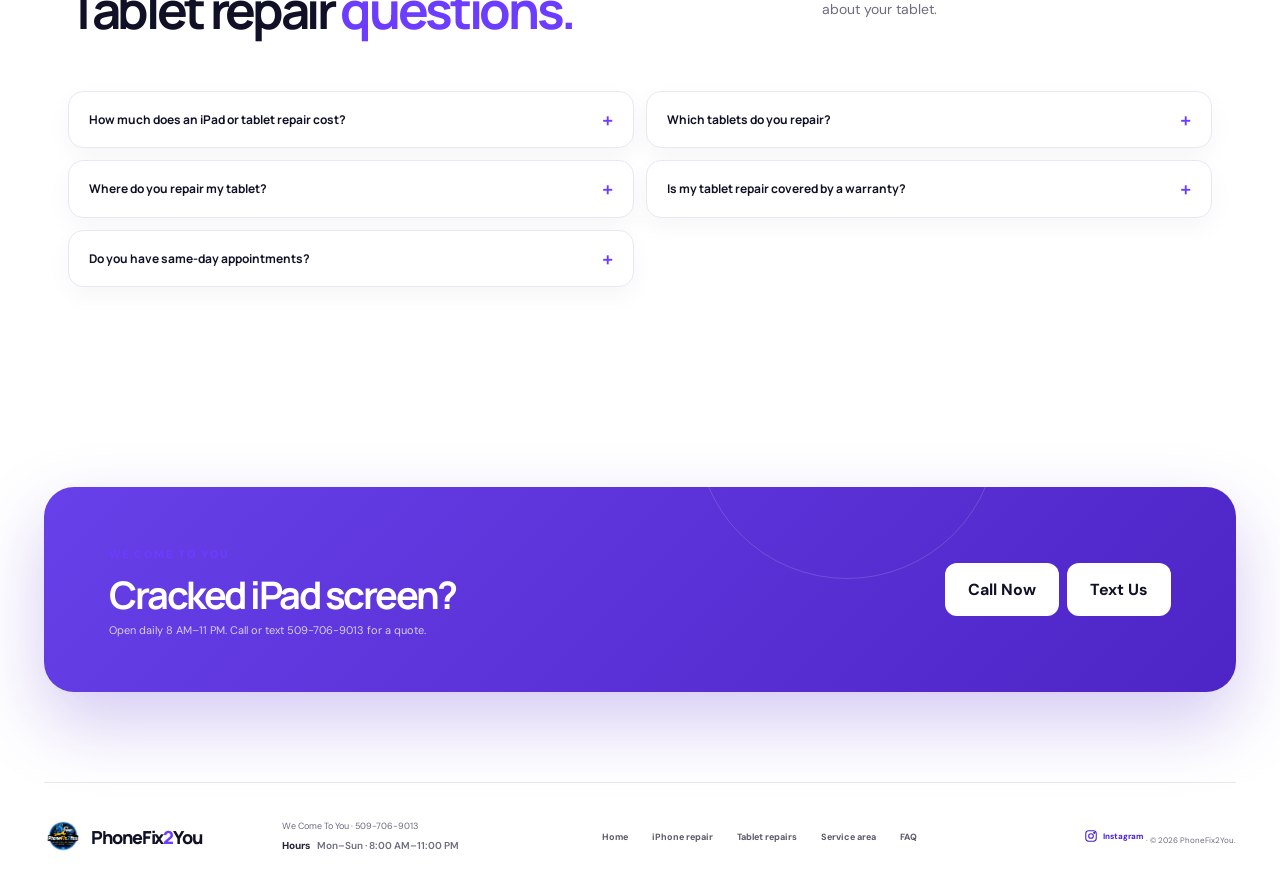
<file: tablet-repair/index.html>
<!doctype html>
<html lang="en">
<head>
  <meta charset="UTF-8">
  <meta name="viewport" content="width=device-width, initial-scale=1.0">
  <!-- Google tag (gtag.js) -->
  <script async src="https://www.googletagmanager.com/gtag/js?id=G-J724BN0T0E"></script>
  <script>
    window.dataLayer = window.dataLayer || [];
    function gtag(){dataLayer.push(arguments);}
    gtag('js', new Date());

    gtag('config', 'G-J724BN0T0E');
  </script>
  <meta name="description" content="Cracked iPad screen or a tablet that won't charge? We come to your home or work in Kennewick, Pasco and Richland. Call or text 509-706-9013 for a quote.">
  <meta name="theme-color" content="#161329">
  <link rel="canonical" href="https://www.phonefix2you.com/tablet-repair">
  <meta property="og:title" content="iPad and Tablet Repair That Comes To You | PhoneFix2You">
  <meta property="og:description" content="Cracked iPad screen or a tablet that won't charge? We come to your home or work in Kennewick, Pasco and Richland.">
  <meta property="og:type" content="website">
  <meta property="og:url" content="https://www.phonefix2you.com/tablet-repair">
  <meta property="og:image" content="https://www.phonefix2you.com/assets/phonefix2you-hero.png?v=11">
  <title>iPad &amp; Tablet Repair at Your Home or Work | PhoneFix2You Tri-Cities</title>
  <link rel="icon" href="/favicon.ico" sizes="any">
  <link rel="apple-touch-icon" href="/apple-touch-icon.png">
  <link rel="preconnect" href="https://fonts.googleapis.com">
  <link rel="preconnect" href="https://fonts.gstatic.com" crossorigin>
  <link href="https://fonts.googleapis.com/css2?family=DM+Sans:wght@400;500;600;700&family=Manrope:wght@600;700;800&display=swap" rel="stylesheet">
  <link rel="stylesheet" href="/styles.css">
  <link rel="stylesheet" href="/palette.css">
</head>
<body>
  <div class="announcement">
    <span class="pulse"></span>
    We Come To You · Same-day appointments available
    <a href="sms:+15097069013">Text us <span>→</span></a>
  </div>

  <header class="site-header">
    <a class="brand" href="/" aria-label="PhoneFix2You home">
      <img class="brand-logo" src="/assets/phonefix2you-logo.png?v=11" alt="PhoneFix2You logo">
      <span>PhoneFix<span class="brand-dot">2</span>You</span>
    </a>
    <nav class="desktop-nav" id="main-nav" aria-label="Main navigation">
      <a href="#services">Tablet repairs</a>
      <a href="#process">How it works</a>
      <a href="#service-area">Service area</a>
      <a href="#warranty">Warranty</a>
      <a href="#faq">FAQ</a>
      <a href="/iphone-repair">iPhone repair</a>
    </nav>
    <div class="header-actions">
      <a class="instagram-icon-link" href="https://www.instagram.com/phone_fix2you" target="_blank" rel="noopener" aria-label="Follow PhoneFix2You on Instagram">
        <svg viewBox="0 0 24 24" aria-hidden="true"><rect x="3" y="3" width="18" height="18" rx="5"></rect><circle cx="12" cy="12" r="4"></circle><circle cx="17.5" cy="6.5" r="1"></circle></svg>
      </a>
      <a class="button button-small button-dark header-cta" href="sms:+15097069013">Text for a quote</a>
    </div>
    <button class="menu-button" aria-label="Open menu" aria-expanded="false" aria-controls="main-nav">
      <span></span><span></span>
    </button>
  </header>

  <main>
    <section class="hero lp-hero">
      <div class="hero-orb orb-one"></div>
      <div class="hero-orb orb-two"></div>
      <div class="hero-copy">
        <nav class="lp-breadcrumb" aria-label="Breadcrumb"><a href="/">Home</a><span>/</span><span>iPad &amp; tablet repair</span></nav>
        <h1>iPad and Tablet Repair That <em>Comes To You</em></h1>
        <p class="hero-lead">Cracked iPad screen or a tablet that stopped charging? Skip the trip to a store. A technician comes to your home or work in Kennewick, Pasco or Richland.</p>
        <div class="hero-actions">
          <a class="button button-primary lp-call" href="tel:+15097069013">
            <svg viewBox="0 0 24 24" aria-hidden="true"><path d="M22 16.9v3a2 2 0 0 1-2.2 2 19.8 19.8 0 0 1-8.6-3.1 19.5 19.5 0 0 1-6-6A19.8 19.8 0 0 1 2.1 4.2 2 2 0 0 1 4.1 2h3a2 2 0 0 1 2 1.7c.1.9.4 1.8.7 2.7a2 2 0 0 1-.5 2.1L8 9.8a16 16 0 0 0 6 6l1.3-1.3a2 2 0 0 1 2.1-.4c.9.3 1.8.6 2.7.7a2 2 0 0 1 1.7 2z"></path></svg>
            Call 509-706-9013
          </a>
          <a class="button button-contact lp-text" href="sms:+15097069013">
            <svg viewBox="0 0 24 24" aria-hidden="true"><path d="M21 15a2 2 0 0 1-2 2H7l-4 4V5a2 2 0 0 1 2-2h14a2 2 0 0 1 2 2z"></path></svg>
            Text Us
          </a>
        </div>
        <div class="hero-proof-pills"><span>Call or text for a quote</span><span>30-day warranty included</span><span>Open daily · 8 AM–11 PM</span></div>
      </div>

      <div class="hero-visual">
        <div class="visual-glow"></div>
        <img src="/assets/phonefix2you-hero.png?v=11" alt="PhoneFix2You mobile phone repair technician next to a branded service van">
        <div class="floating-card card-time">
          <span class="card-icon">◷</span>
          <span><strong>8 AM–11 PM</strong><small>Open daily</small></span>
        </div>
        <div class="floating-card card-warranty">
          <span class="card-icon">✓</span>
          <span><strong>30-day warranty</strong><small>Every repair covered</small></span>
        </div>
      </div>
    </section>

    <section class="section services" id="services">
      <div class="section-heading split-heading">
        <div>
          <span class="kicker">iPad &amp; tablet repairs</span>
          <h2>Your tablet repaired <em>without the trip.</em></h2>
        </div>
        <p>Tablets vary a lot, so every tablet repair is quoted for your model before we start. Pricing is upfront, with no hidden fees or surprise add-ons.</p>
      </div>
      <div class="service-grid lp-service-grid">
        <article class="service-card">
          <div class="service-icon screen-icon"><span></span></div>
          <h3>iPad screen repair</h3>
          <p>Cracked glass, a display with lines or dark spots, or touch that stopped responding? Tell us your iPad model.</p>
          <div class="service-meta"><span><strong>Call or text for a quote</strong></span></div>
          <a href="sms:+15097069013">Text for a quote <span>→</span></a>
        </article>
        <article class="service-card">
          <div class="service-icon battery-icon"><span></span></div>
          <h3>Tablet battery replacement</h3>
          <p>Tablet draining fast or shutting off early? Let us know the model and how long the battery lasts now.</p>
          <div class="service-meta"><span><strong>Call or text for a quote</strong></span></div>
          <a href="sms:+15097069013">Text for a quote <span>→</span></a>
        </article>
        <article class="service-card">
          <div class="service-icon port-icon"><span></span></div>
          <h3>Tablet charging port repair</h3>
          <p>Cable loose, slow charging, or no charging at all? Describe what happens when you plug it in.</p>
          <div class="service-meta"><span><strong>Call or text for a quote</strong></span></div>
          <a href="sms:+15097069013">Text for a quote <span>→</span></a>
        </article>
        <article class="service-card">
          <div class="service-icon back-icon"><span></span></div>
          <h3>Something else?</h3>
          <p>Water damage or a problem you can't pin down? Call or text and tell us what's going on.</p>
          <div class="service-meta"><span><strong>Call or text for a quote</strong></span></div>
          <a href="tel:+15097069013">Call 509-706-9013 <span>→</span></a>
        </article>
      </div>
      <div class="services-more"><a class="button button-dark" href="/iphone-repair">iPhone repair <span>→</span></a><a class="button button-dark" href="/samsung-repair">Samsung repair <span>→</span></a><a class="button button-dark" href="/battery-replacement">Battery replacement <span>→</span></a><a class="button button-dark" href="/charging-port-repair">Charging port repair <span>→</span></a></div>
    </section>

    <section class="section process" id="process">
      <div class="process-copy">
        <span class="kicker kicker-light">How it works</span>
        <h2>Tablet repair in <em>three easy steps.</em></h2>
        <p>One call or text is all it takes. We agree on the repair, the price and the time, then come to you.</p>
        <a class="button button-light" href="sms:+15097069013">Text 509-706-9013 <span>→</span></a>
      </div>
      <div class="steps">
        <article><span class="step-number">01</span><div class="step-icon">⌁</div><div><h3>Tell us your tablet model</h3><p>Call or text with the model and what happened. We give you an upfront quote.</p></div></article>
        <article><span class="step-number">02</span><div class="step-icon">◷</div><div><h3>Pick a time and place</h3><p>We meet you at home, at work, or another spot that suits you.</p></div></article>
        <article><span class="step-number">03</span><div class="step-icon">✓</div><div><h3>We come to you</h3><p>The technician arrives with the parts and tools for your repair.</p></div></article>
      </div>
    </section>

    <section class="section service-area" id="service-area">
      <div class="area-copy">
        <span class="kicker">Service area</span>
        <h2>iPad and tablet repair across the <em>Tri-Cities.</em></h2>
        <p><strong>We come to your home, office, or workplace.</strong> No storefront, no driving, no waiting room. Choose your location and a PhoneFix2You technician comes to you.</p>
        <div class="city-grid city-grid-expanded"><article><span>01</span><strong>Kennewick</strong></article><article><span>02</span><strong>Pasco</strong></article><article><span>03</span><strong>Richland</strong></article></div>
        <a class="button button-primary" href="sms:+15097069013">Text for availability <span>→</span></a>
      </div>
      <div class="area-card">
        <div class="area-map">
          <iframe src="https://www.google.com/maps?q=Tri-Cities%2C%20Washington&output=embed" title="PhoneFix2You Tri-Cities service area map" loading="lazy" referrerpolicy="no-referrer-when-downgrade"></iframe>
        </div>
        <div class="area-card-copy">
          <div><span class="area-pin">⌖</span><span><strong>We Come To You</strong><p>iPad and tablet repair at your door in Kennewick, Pasco, and Richland.</p></span></div>
          <div class="area-actions"><a href="tel:+15097069013">Call Now</a><a href="sms:+15097069013">Send SMS</a><a href="https://maps.app.goo.gl/CNRpfNAqgQyWRgQ29?g_st=ic" target="_blank" rel="noopener">Open Map</a></div>
        </div>
      </div>
    </section>

    <section class="section lp-warranty" id="warranty">
      <div class="lp-warranty-badge">
        <strong>30-day</strong>
        <span>repair warranty</span>
        <p>PhoneFix2You repairs include a 30-day warranty for added peace of mind.</p>
      </div>
      <div>
        <span class="kicker">Warranty</span>
        <h2>Your tablet repair is <em>covered.</em></h2>
        <div class="benefit-grid">
          <article><span>✓</span><div><h3>30-day warranty</h3><p>Every PhoneFix2You repair includes a 30-day warranty.</p></div></article>
          <article><span>✓</span><div><h3>Quality parts</h3><p>Carefully sourced and performance tested.</p></div></article>
          <article><span>✓</span><div><h3>Upfront pricing</h3><p>No hidden fees or surprise add-ons.</p></div></article>
          <article><span>✓</span><div><h3>No payment online</h3><p>We confirm every appointment by call or text.</p></div></article>
        </div>
      </div>
    </section>

    <section class="section reviews customer-reviews" id="reviews">
      <div class="section-heading center-heading">
        <span class="kicker">Google reviews</span>
        <h2>What customers <em>say</em></h2>
        <a class="google-rating" href="https://maps.app.goo.gl/CNRpfNAqgQyWRgQ29?g_st=ic" target="_blank" rel="noopener"><strong>G</strong><span><b>5.0 on Google · 160+ reviews</b></span></a>
      </div>
      <div class="customer-review-grid">
        <figure class="customer-review">
          <blockquote>&ldquo;Very professional service, quick and exactly what I asked for. Fixed my iPhone broken front glass in a timely manner.&rdquo;</blockquote>
          <figcaption><span aria-hidden="true">G</span><div><strong>Gabriel A.</strong><small>Google review</small></div></figcaption>
        </figure>
        <figure class="customer-review">
          <blockquote>&ldquo;I really liked it. He came to my location and fixed S25 ultra right here. The whole process was easy and the phone is working great&rdquo;</blockquote>
          <figcaption><span aria-hidden="true">G</span><div><strong>Dan S.</strong><small>Google review</small></div></figcaption>
        </figure>
        <figure class="customer-review">
          <blockquote>&ldquo;open long hours so easy to access when needed. Worked surprisingly quick. Also had great customer service. 10/10 recommend!&rdquo;</blockquote>
          <figcaption><span aria-hidden="true">G</span><div><strong>Diego A.</strong><small>Google review</small></div></figcaption>
        </figure>
        <figure class="customer-review">
          <blockquote>&ldquo;I found this service and he provide mobile repairs throughout the Tri-cites area. I came from Prosser, and he made my screen look like new again. Highly recommend&rdquo;</blockquote>
          <figcaption><span aria-hidden="true">G</span><div><strong>Jeannie F.</strong><small>Google review</small></div></figcaption>
        </figure>
        <figure class="customer-review">
          <blockquote>&ldquo;This company provides mobile repair service and they were very fast and professional. he fixed my screen quickly and did a great job&rdquo;</blockquote>
          <figcaption><span aria-hidden="true">G</span><div><strong>Brenda C.</strong><small>Google review</small></div></figcaption>
        </figure>
      </div>
    </section>

    <section class="section faq-section" id="faq">
      <div class="section-heading split-heading">
        <div><span class="kicker">iPad &amp; tablet repair FAQ</span><h2>Tablet repair <em>questions.</em></h2></div>
        <p>Still have a question? Call or text 509-706-9013 and tell us about your tablet.</p>
      </div>
      <div class="faq-grid">
        <details><summary>How much does an iPad or tablet repair cost?</summary><p>The price depends on your tablet model and the repair. Call or text 509-706-9013 for a quote. Pricing is upfront, with no hidden fees or surprise add-ons.</p></details>
        <details><summary>Which tablets do you repair?</summary><p>Call or text with your iPad or tablet model and what happened, and we'll let you know how we can help.</p></details>
        <details><summary>Where do you repair my tablet?</summary><p>We come to your home, office, workplace, or another convenient location in Kennewick, Pasco, or Richland. We are not a store.</p></details>
        <details><summary>Is my tablet repair covered by a warranty?</summary><p>Yes. PhoneFix2You repairs include a 30-day warranty for added peace of mind.</p></details>
        <details><summary>Do you have same-day appointments?</summary><p>Yes, same-day appointments are available when scheduling allows. We're open daily from 8 AM to 11 PM. Contact us early for the best availability.</p></details>
      </div>
    </section>

    <section class="cta-section">
      <div>
        <span class="kicker kicker-light">We Come To You</span>
        <h2>Cracked iPad screen?</h2>
        <p>Open daily 8 AM–11 PM. Call or text 509-706-9013 for a quote.</p>
      </div>
      <div class="cta-actions"><a class="button button-light" href="tel:+15097069013">Call Now</a><a class="button button-light" href="sms:+15097069013">Text Us</a></div>
    </section>
  </main>

  <footer>
    <a class="brand brand-footer" href="/"><img class="brand-logo" src="/assets/phonefix2you-logo.png?v=11" alt="PhoneFix2You logo" loading="lazy"><span>PhoneFix<span class="brand-dot">2</span>You</span></a>
    <p class="footer-contact"><span>We Come To You · <a href="tel:+15097069013">509-706-9013</a></span><span class="footer-hours"><strong>Hours</strong> Mon–Sun · 8:00 AM–11:00 PM</span></p>
    <div><a href="/">Home</a><a href="/iphone-repair">iPhone repair</a><a href="#services">Tablet repairs</a><a href="#service-area">Service area</a><a href="#faq">FAQ</a></div>
    <small><a class="footer-instagram" href="https://www.instagram.com/phone_fix2you" target="_blank" rel="noopener" aria-label="Follow PhoneFix2You on Instagram"><svg viewBox="0 0 24 24" aria-hidden="true"><rect x="3" y="3" width="18" height="18" rx="5"></rect><circle cx="12" cy="12" r="4"></circle><circle cx="17.5" cy="6.5" r="1"></circle></svg> Instagram</a> · © 2026 PhoneFix2You.</small>
  </footer>

  <div class="mobile-book">
    <a class="mobile-contact" href="tel:+15097069013">Call</a>
    <a class="mobile-contact" href="sms:+15097069013">SMS</a>
    <a class="button button-primary" href="sms:+15097069013">Text for a quote <span>→</span></a>
  </div>
  <!-- The booking modal only lists phones, so tablet CTAs go to call/text. Markup kept because script.js expects it. -->
  <div class="modal" id="booking-modal" aria-hidden="true">
    <div class="modal-card booking-modal-card">
      <button class="modal-close" aria-label="Close">×</button>
      <div class="booking-progress"><span class="active"></span><span></span><span></span><span></span><span></span><span></span></div>
      <div class="booking-step-copy"><span class="kicker" id="step-kicker">Step 1 of 6</span><h2 id="step-title">Choose your device brand</h2><p id="step-description">Select the phone you need repaired.</p></div>
      <div class="booking-step-content" id="booking-step-content"></div>
      <p class="booking-alert" id="booking-alert" role="alert" aria-live="polite"></p>
      <div class="booking-controls"><button class="button booking-back" type="button">Back</button><button class="button button-primary booking-next" type="button">Continue <span>→</span></button></div>
      <small class="booking-note">No payment collected online. We confirm every appointment by call or text.</small>
    </div>
  </div>
  <script src="/script.js"></script>
</body>
</html>
</file>
<file: styles.css>
:root {
  --ink: #101126;
  --muted: #6b6c80;
  --line: #e9e7f2;
  --soft: #f6f5fb;
  --violet: #6c3cff;
  --violet-dark: #4920cf;
  --cyan: #24d4e7;
  --coral: #ff6d67;
  --yellow: #ffbe3d;
  --radius: 24px;
  --shadow: 0 24px 70px rgba(27, 17, 77, .12);
}

/* PhoneFix2You neon brand system */
:root{
  --ink:#080a08;
  --muted:#656b66;
  --line:#e2e7e3;
  --soft:#f3f7f3;
  --violet:#66ff4d;
  --violet-dark:#29d913;
  --cyan:#66ff4d;
  --coral:#66ff4d;
  --yellow:#66ff4d;
  --shadow:0 24px 70px rgba(13,35,13,.13)
}
em,.brand-dot,.kicker{color:#28d913}.announcement{background:#050705}.announcement .pulse{background:#66ff4d;box-shadow:0 0 0 5px rgba(102,255,77,.13)}.announcement a{color:#66ff4d}.brand-mark{background:#080a08;box-shadow:inset 0 0 0 2px #66ff4d,0 0 18px rgba(102,255,77,.22)}.button-primary{color:#071007;background:linear-gradient(135deg,#82ff69,#43e82c);box-shadow:0 13px 30px rgba(58,225,36,.25)}.button-primary:hover{box-shadow:0 14px 32px rgba(58,225,36,.35)}.button-contact{padding:14px 16px;border:1px solid #dce5dd;background:#fff;color:#0b110b;font-size:11px}.hero{background:radial-gradient(circle at 82% 28%,#e7ffe3 0,#f9fff8 25%,transparent 48%)}.eyebrow,.booking-icon{background:#eaffE7;color:#243526}.visual-glow{background:linear-gradient(135deg,#dfffd9,#f5fff4);box-shadow:inset 0 0 0 1px #d2f6ce,0 30px 80px #ddf2da}.card-icon{background:#171c17;color:#66ff4d}.card-warranty .card-icon{background:#42e62d;color:#071007}.service-card.featured,.area-card,.process{background:linear-gradient(145deg,#060806,#131a13)}.service-card.featured::after,.process::after{background:#66ff4d}.featured .service-icon{background:linear-gradient(145deg,#303c30,#111811);box-shadow:inset 0 1px 2px #527052,0 14px 35px rgba(0,0,0,.35)}.screen-icon span,.back-icon span,.battery-icon span,.port-icon span{border-color:#32dc1c}.battery-icon span::before,.back-icon span::after{background:#32dc1c}.battery-icon span::after,.port-icon span::after{background:#66ff4d}.screen-icon span,.back-icon span{background:linear-gradient(145deg,#dcffd7,#6aff53)}.process .step-icon{color:#66ff4d}.experience-badge strong{color:#25d510}.benefit-grid article>span{background:#eaffE7;color:#20c90d}.reviews{background:#f3f7f3}.stars{color:#39d824}.reviewer>span{background:#101610}.cta-section{background:linear-gradient(135deg,#0a0e0a,#182218);box-shadow:0 30px 70px rgba(12,35,12,.22)}.booking-progress{grid-template-columns:repeat(6,1fr)}.booking-progress span.active{background:#43e82c}.booking-choice:hover,.booking-choice.selected{border-color:#43e82c;background:#efffec;box-shadow:0 8px 20px rgba(50,220,28,.12)}.booking-choice strong,.booking-choice b,.booking-success a{color:#24ce11}.price-result{padding:28px;border-radius:20px;background:linear-gradient(145deg,#081008,#172417);color:#fff;text-align:center}.price-status{display:inline-block;padding:6px 10px;border:1px solid rgba(102,255,77,.3);border-radius:20px;color:#66ff4d;font-size:9px;font-weight:800;text-transform:uppercase;letter-spacing:.12em}.price-result>strong{display:block;margin:12px 0 5px;font:800 58px/1 "Manrope";color:#66ff4d}.price-result h3{font-size:16px}.price-result p{color:#aebbae}.price-trust{display:flex;justify-content:center;flex-wrap:wrap;gap:8px;margin-top:20px}.price-trust span{padding:7px 10px;border-radius:20px;background:rgba(255,255,255,.07);font-size:8px}.summary-price{background:#edffea}.summary-price strong{font-size:18px;color:#24ce11}.success-actions{display:flex;justify-content:center;gap:10px}.success-actions a{padding:11px 17px;border-radius:10px;background:#eaffE7}.customer-form select{display:block;width:100%;padding:14px;border:1px solid var(--line);border-radius:10px;margin-top:7px;background:#fff;outline-color:#43e82c;font-size:13px}.city-grid{display:grid;grid-template-columns:repeat(3,1fr);gap:10px;margin:25px 0}.city-grid article{padding:17px;border:1px solid var(--line);border-radius:15px;display:flex;flex-direction:column;background:#fff}.city-grid span{font-size:8px;color:#28d913;font-weight:800}.city-grid strong{font:700 15px/1.2 "Manrope";margin:7px 0}.city-grid small{font-size:8px;color:var(--muted);line-height:1.5}.area-actions{display:flex;gap:8px;margin-top:20px}.area-actions a{padding:10px 13px;border-radius:9px;background:#66ff4d;color:#071007}.mobile-contact{display:none}
@media(max-width:640px){
  .hero-actions{gap:7px;flex-wrap:wrap}.hero-actions .button-primary{width:100%}.button-contact{flex:1}.city-grid{grid-template-columns:1fr}.mobile-book{display:grid;grid-template-columns:55px 55px 1fr;gap:7px}.mobile-contact{display:grid;place-items:center;border-radius:10px;background:#101510;color:#66ff4d;font-size:11px;font-weight:800}.mobile-book .button{font-size:11px}.price-result>strong{font-size:46px}
}

/* Palette lock: premium violet */
:root{--ink:#101126;--muted:#6b6c80;--line:#e9e7f2;--soft:#f6f5fb;--violet:#6c3cff;--violet-dark:#4920cf;--cyan:#24d4e7;--coral:#ff6d67;--yellow:#ffbe3d;--shadow:0 24px 70px rgba(27,17,77,.12)}
em,.brand-dot,.kicker{color:#6c3cff}.announcement{background:#161329}.announcement .pulse{background:#64edc5;box-shadow:0 0 0 5px rgba(100,237,197,.12)}.announcement a{color:#ae9cff}.brand-mark{background:#6c3cff;box-shadow:inset -5px -5px 10px rgba(0,0,0,.12)}
.button-primary{color:#fff;background:linear-gradient(135deg,#7646ff,#5930e7);box-shadow:0 13px 30px rgba(93,51,226,.24)}.button-contact{border-color:#e9e7f2;background:#fff;color:#101126}.hero{background:radial-gradient(circle at 82% 28%,#f0ebff 0,#faf9ff 25%,transparent 48%)}.eyebrow,.booking-icon{background:#f1edff;color:#514d68}.visual-glow{background:linear-gradient(135deg,#e5dcff,#f5f2ff);box-shadow:inset 0 0 0 1px #e5def8,0 30px 80px #e6e0f7}.card-icon{background:#6c3cff;color:#fff}.card-warranty .card-icon{background:#23c79b;color:#fff}
.process,.area-card{background:linear-gradient(145deg,#17132d,#2b1a5d)}.process::after{background:#6c3cff}.process .step-icon{color:#b7a3ff}.benefit-grid article>span{background:#eee9ff;color:#6c3cff}.reviews{background:#f6f5fb}.stars{color:#ffbe3d}.reviewer>span{background:#6f52bd}.cta-section{background:linear-gradient(135deg,#6840e9,#4d24c5);box-shadow:0 30px 70px rgba(87,43,206,.25)}
.booking-progress span.active{background:#6c3cff}.booking-choice:hover,.booking-choice.selected{border-color:#6c3cff;background:#f5f1ff;box-shadow:0 8px 20px rgba(92,52,220,.1)}.booking-choice b,.booking-success a{color:#6c3cff}.city-grid span{color:#6c3cff}.area-actions a{background:#fff!important;color:#4920cf!important}.price-result{background:linear-gradient(145deg,#17132d,#2b1a5d)}.price-status{border-color:rgba(183,163,255,.35);color:#b7a3ff}.price-result>strong{color:#b7a3ff}.summary-price{background:#f1edff}.summary-price strong{color:#6c3cff}.success-actions a{background:#eee9ff}.customer-form select{outline-color:#6c3cff}
.service-card,.service-card.featured{color:#101126;background:#fff;border:1px solid #e9e7f2;box-shadow:none}.service-card.featured::after{display:none}.service-card p,.service-card.featured p{color:#6b6c80}.service-card .service-meta,.service-card.featured .service-meta{border-color:#e9e7f2;color:#6b6c80}.service-card .service-meta strong,.service-card.featured .service-meta strong{color:#101126}.service-card a,.service-card.featured a{color:#6c3cff}.service-card .service-icon,.service-card.featured .service-icon{background:linear-gradient(145deg,#f1eff9,#fff);box-shadow:0 12px 26px #ddd9ed}.screen-icon span,.back-icon span,.battery-icon span,.port-icon span{border-color:#6c3cff}.battery-icon span::before,.back-icon span::after{background:#6c3cff}.battery-icon span::after,.port-icon span::after{background:#24d4e7}.screen-icon span,.back-icon span{background:linear-gradient(145deg,#c8baff,#7860dc)}
@media(max-width:640px){.mobile-contact{background:#17132d;color:#b7a3ff}}

/* Restored premium violet palette */
:root{--ink:#101126;--muted:#6b6c80;--line:#e9e7f2;--soft:#f6f5fb;--violet:#6c3cff;--violet-dark:#4920cf;--cyan:#24d4e7;--coral:#ff6d67;--yellow:#ffbe3d;--shadow:0 24px 70px rgba(27,17,77,.12)}
em,.brand-dot,.kicker{color:#6c3cff}.announcement{background:#161329}.announcement .pulse{background:#64edc5;box-shadow:0 0 0 5px rgba(100,237,197,.12)}.announcement a{color:#ae9cff}
.brand-mark{background:#6c3cff;box-shadow:inset -5px -5px 10px rgba(0,0,0,.12)}.button-primary{color:#fff;background:linear-gradient(135deg,#7646ff,#5930e7);box-shadow:0 13px 30px rgba(93,51,226,.24)}.button-primary:hover{box-shadow:0 12px 28px rgba(73,32,207,.24)}
.button-contact{border-color:#e9e7f2;background:#fff;color:#101126}.hero{background:radial-gradient(circle at 82% 28%,#f0ebff 0,#faf9ff 25%,transparent 48%)}.eyebrow,.booking-icon{background:#f1edff;color:#514d68}.visual-glow{background:linear-gradient(135deg,#e5dcff,#f5f2ff);box-shadow:inset 0 0 0 1px #e5def8,0 30px 80px #e6e0f7}
.card-icon{background:#6c3cff;color:#fff}.card-warranty .card-icon{background:#23c79b;color:#fff}.process,.area-card{background:linear-gradient(145deg,#17132d,#2b1a5d)}.process::after{background:#6c3cff}.process .step-icon{color:#b7a3ff}.benefit-grid article>span{background:#eee9ff;color:#6c3cff}.reviews{background:#f6f5fb}.stars{color:#ffbe3d}.reviewer>span{background:#6f52bd}
.cta-section{background:linear-gradient(135deg,#6840e9,#4d24c5);box-shadow:0 30px 70px rgba(87,43,206,.25)}.booking-progress span.active{background:#6c3cff}.booking-choice:hover,.booking-choice.selected{border-color:#6c3cff;background:#f5f1ff;box-shadow:0 8px 20px rgba(92,52,220,.1)}.booking-choice b,.booking-success a{color:#6c3cff}
.service-card,.service-card.featured{color:#101126;background:#fff;border:1px solid #e9e7f2;box-shadow:none}.service-card.featured::after{display:none}.service-card p,.service-card.featured p{color:#6b6c80}.service-card .service-meta,.service-card.featured .service-meta{border-color:#e9e7f2;color:#6b6c80}.service-card .service-meta strong,.service-card.featured .service-meta strong{color:#101126}.service-card a,.service-card.featured a{color:#6c3cff}.service-card .service-icon,.service-card.featured .service-icon{background:linear-gradient(145deg,#f1eff9,#fff);box-shadow:0 12px 26px #ddd9ed}.service-card .screen-icon span{border-color:#6c3cff;background:linear-gradient(145deg,#c8baff,#7860dc)}.popular-tag{color:#6c3cff;border-color:#ddd5ff;background:#f3efff}
.city-grid span{color:#6c3cff}.area-actions a{background:#fff!important;color:#4920cf!important}.price-result{background:linear-gradient(145deg,#17132d,#2b1a5d)}.price-status{border-color:rgba(183,163,255,.35);color:#b7a3ff}.price-result>strong{color:#b7a3ff}.summary-price{background:#f1edff}.summary-price strong{color:#6c3cff}.success-actions a{background:#eee9ff}.customer-form select{outline-color:#6c3cff}
@media(max-width:640px){.mobile-contact{background:#17132d;color:#b7a3ff}}

* { box-sizing: border-box; }
html { scroll-behavior: smooth; }
body { margin: 0; color: var(--ink); background: #fff; font-family: "DM Sans", sans-serif; }
a { color: inherit; text-decoration: none; }
button, select, input { font: inherit; }
em { color: var(--violet); font-style: normal; }

.announcement { height: 36px; background: #161329; color: #fff; display: flex; align-items: center; justify-content: center; gap: 9px; font-size: 12px; letter-spacing: .02em; }
.announcement .pulse { width: 7px; height: 7px; border-radius: 50%; background: #64edc5; box-shadow: 0 0 0 5px rgba(100,237,197,.12); }
.announcement a { color: #ae9cff; font-weight: 700; margin-left: 6px; }
.site-header { height: 82px; max-width: 1240px; margin: auto; padding: 0 24px; display: flex; align-items: center; justify-content: space-between; position: relative; z-index: 10; }
.brand { display: flex; align-items: center; gap: 9px; font: 800 23px/1 "Manrope"; letter-spacing: -.06em; }
.brand-dot { color: var(--violet); }
.brand-mark { width: 30px; height: 30px; background: var(--violet); border-radius: 9px 9px 12px 9px; display: grid; place-items: center; transform: rotate(-8deg); box-shadow: inset -5px -5px 10px rgba(0,0,0,.12); }
.brand-mark span { width: 11px; height: 16px; border-radius: 4px; border: 2px solid white; transform: rotate(8deg); }
.desktop-nav { display: flex; gap: 34px; margin-left: auto; margin-right: 36px; font-size: 13px; font-weight: 700; color: #55556a; }
.desktop-nav a:hover { color: var(--violet); }
.button { border: 0; border-radius: 12px; padding: 16px 23px; display: inline-flex; justify-content: center; align-items: center; gap: 22px; font-weight: 700; cursor: pointer; transition: .25s ease; }
.button:hover { transform: translateY(-2px); box-shadow: 0 12px 28px rgba(73,32,207,.24); }
.button-small { padding: 12px 18px; border-radius: 10px; font-size: 13px; }
.button-dark { background: var(--ink); color: #fff; }
.button-primary { color: #fff; background: linear-gradient(135deg, #7646ff, #5930e7); box-shadow: 0 13px 30px rgba(93,51,226,.24); }
.button-light { background: #fff; color: var(--ink); }
.menu-button { display: none; border: 0; background: transparent; padding: 8px; }

.hero { min-height: 690px; max-width: 1440px; margin: 0 auto 110px; padding: 66px max(24px, calc((100% - 1180px)/2)) 120px; position: relative; display: grid; grid-template-columns: .95fr 1.05fr; align-items: center; overflow: visible; background: radial-gradient(circle at 82% 28%, #f0ebff 0, #faf9ff 25%, transparent 48%); }
.hero-copy { position: relative; z-index: 2; padding-bottom: 38px; }
.eyebrow, .kicker { color: var(--violet); font-size: 11px; font-weight: 800; text-transform: uppercase; letter-spacing: .16em; }
.eyebrow { text-transform: none; letter-spacing: .02em; background: #f1edff; display: inline-flex; gap: 9px; align-items: center; padding: 8px 11px; border-radius: 30px; color: #514d68; }
.eyebrow span, .stars { color: var(--yellow); letter-spacing: .06em; }
h1, h2, h3 { font-family: "Manrope", sans-serif; margin: 0; }
h1 { font-size: clamp(50px, 5.3vw, 76px); letter-spacing: -.075em; line-height: .99; margin: 23px 0 24px; }
h2 { font-size: clamp(38px, 4vw, 58px); letter-spacing: -.065em; line-height: 1.04; }
h3 { letter-spacing: -.04em; }
.hero-lead { max-width: 570px; color: var(--muted); font-size: 17px; line-height: 1.7; }
.hero-actions { display: flex; align-items: center; gap: 28px; margin: 31px 0; }
.text-link { display: flex; align-items: center; gap: 10px; font-weight: 700; font-size: 14px; }
.text-link small { display: block; color: var(--muted); font-size: 10px; font-weight: 600; margin-bottom: 2px; }
.round-icon { width: 38px; height: 38px; display: grid; place-items: center; background: #fff; border: 1px solid var(--line); border-radius: 50%; color: var(--violet); }
.hero-trust { display: flex; align-items: center; gap: 15px; font-size: 11px; color: var(--muted); line-height: 1.6; }
.hero-trust strong { color: var(--ink); font-size: 12px; }
.avatar-stack { display: flex; }
.avatar-stack span { width: 31px; height: 31px; margin-right: -7px; border-radius: 50%; display: grid; place-items: center; border: 2px solid #fff; color: #fff; background: #fd8b7c; font-size: 8px; font-weight: 800; }
.avatar-stack span:nth-child(2) { background: #3c9cb5; }.avatar-stack span:nth-child(3) { background: #7653bd; }.avatar-stack span:nth-child(4) { background: var(--ink); }
.hero-visual { align-self: stretch; min-height: 500px; position: relative; display: grid; place-items: center; }
.hero-visual img { width: 112%; max-width: 710px; position: relative; z-index: 1; filter: drop-shadow(0 35px 35px rgba(42, 25, 101, .18)); }
.visual-glow { width: 430px; height: 430px; border-radius: 50%; position: absolute; background: linear-gradient(135deg, #e5dcff, #f5f2ff); box-shadow: inset 0 0 0 1px #e5def8, 0 30px 80px #e6e0f7; }
.floating-card { position: absolute; z-index: 2; display: flex; align-items: center; gap: 10px; background: rgba(255,255,255,.92); backdrop-filter: blur(12px); border: 1px solid rgba(255,255,255,.9); padding: 11px 14px; border-radius: 14px; box-shadow: 0 14px 35px rgba(46, 31, 99, .13); }
.floating-card span:last-child { display: flex; flex-direction: column; }.floating-card strong { font-size: 11px; }.floating-card small { font-size: 8px; color: var(--muted); margin-top: 2px; }
.card-icon { width: 28px; height: 28px; border-radius: 9px; display: grid; place-items: center; color: #fff; background: var(--violet); font-size: 12px; }
.card-time { top: 24%; right: 0; }.card-warranty { bottom: 17%; left: 0; }.card-warranty .card-icon { background: #23c79b; }
.hero-orb { position: absolute; border-radius: 50%; }.orb-one { width: 10px; height: 10px; background: var(--coral); top: 20%; left: 3%; }.orb-two { width: 13px; height: 13px; border: 3px solid var(--violet); bottom: 26%; right: 3%; }
.booking-bar { position: absolute; z-index: 5; left: max(24px, calc((100% - 1180px)/2)); right: max(24px, calc((100% - 1180px)/2)); bottom: -54px; display: grid; grid-template-columns: 1.05fr 1fr 1fr .9fr; gap: 14px; align-items: center; padding: 17px; background: rgba(255,255,255,.97); border: 1px solid #edebf5; border-radius: 20px; box-shadow: var(--shadow); }
.booking-heading { display: flex; gap: 12px; align-items: center; padding: 0 9px; }
.booking-heading span:last-child { display: flex; flex-direction: column; }.booking-heading strong { font-size: 13px; }.booking-heading small { font-size: 10px; color: var(--muted); margin-top: 3px; }
.booking-icon { width: 39px; height: 39px; display: grid; place-items: center; border-radius: 12px; background: #eee9ff; color: var(--violet); }
.booking-bar label { padding: 0 15px; border-left: 1px solid var(--line); }.booking-bar label span { display: block; font-size: 9px; color: var(--muted); text-transform: uppercase; letter-spacing: .08em; font-weight: 700; margin-bottom: 4px; }
.booking-bar select { width: 100%; border: 0; padding: 3px 0; background: transparent; color: var(--ink); font-size: 12px; font-weight: 700; outline: none; }
.booking-submit { font-size: 12px; padding: 14px; }

.logo-strip { padding: 0 24px 78px; text-align: center; color: #a4a2af; border-bottom: 1px solid #f0eef5; }
.logo-strip p { font-size: 9px; text-transform: uppercase; letter-spacing: .15em; font-weight: 700; margin-bottom: 22px; }
.logo-strip div { max-width: 860px; margin: auto; display: flex; justify-content: space-between; align-items: center; font: 700 17px/1 "Manrope"; color: #aaa9b3; }
.section { max-width: 1240px; margin: auto; padding: 110px 24px; }
.split-heading { display: flex; justify-content: space-between; align-items: end; margin-bottom: 55px; }
.split-heading h2 { max-width: 650px; margin-top: 12px; }
.split-heading > p { max-width: 390px; color: var(--muted); line-height: 1.7; font-size: 14px; }
.service-grid { display: grid; grid-template-columns: repeat(4, 1fr); gap: 18px; }
.service-card { position: relative; min-height: 365px; padding: 27px; border: 1px solid var(--line); border-radius: var(--radius); display: flex; flex-direction: column; transition: .3s ease; overflow: hidden; }
.service-card:hover { transform: translateY(-7px); box-shadow: var(--shadow); border-color: transparent; }
.service-card.featured { color: #fff; background: linear-gradient(145deg, #17132d, #2b1a5d); border: 0; box-shadow: var(--shadow); }
.service-card.featured::after { content:""; position: absolute; width: 170px; height: 170px; border-radius: 50%; background: var(--violet); filter: blur(65px); opacity: .36; top: -50px; right: -50px; }
.service-icon { width: 74px; height: 74px; border-radius: 22px; background: linear-gradient(145deg, #f1eff9, #fff); box-shadow: 0 12px 26px #ddd9ed; margin-bottom: 27px; display: grid; place-items: center; transform: rotate(-5deg); }
.featured .service-icon { background: linear-gradient(145deg, #7252e7, #3b247d); box-shadow: inset 0 1px 2px #9176ef, 0 14px 35px rgba(0,0,0,.28); }
.screen-icon span, .back-icon span { display: block; width: 28px; height: 48px; border: 4px solid var(--violet); border-radius: 8px; position: relative; background: linear-gradient(145deg,#c8baff,#7860dc); }
.screen-icon span::after { content:""; position:absolute; inset:7px 3px; background: linear-gradient(135deg,transparent 46%,#fff 47%,#fff 51%,transparent 52%); opacity:.8; }
.featured .screen-icon span { border-color: #fff; }.battery-icon span { width: 40px; height: 23px; border: 4px solid var(--violet); border-radius: 6px; position:relative; }.battery-icon span::before { content:""; position:absolute; right:-8px; top:5px; width:5px; height:7px; background:var(--violet); border-radius:0 2px 2px 0; }.battery-icon span::after { content:""; position:absolute; inset:3px; right:14px; background:var(--cyan); border-radius:2px; }
.back-icon span { background:#f3f0ff; }.back-icon span::after { content:""; position:absolute; width:9px;height:9px;border-radius:50%;background:var(--violet);left:3px;top:3px;box-shadow:11px 0 var(--violet),0 11px var(--violet); }
.port-icon span { width:42px;height:26px;border:4px solid var(--violet);border-radius:8px;position:relative; }.port-icon span::after{content:"";position:absolute;width:13px;height:4px;border-radius:4px;background:var(--cyan);left:10px;bottom:4px;}
.popular-tag { position:absolute; top:27px; right:20px; border:1px solid rgba(255,255,255,.2); padding:5px 8px; border-radius:20px; font-size:8px; text-transform:uppercase; letter-spacing:.08em; }
.service-card h3 { font-size: 19px; margin-bottom: 10px; }.service-card p { color: var(--muted); font-size: 12px; line-height: 1.7; margin: 0 0 20px; }.featured p { color:#bcb5d4; }
.service-meta { display:flex;justify-content:space-between;border-top:1px solid var(--line);padding-top:14px;margin-top:auto;font-size:9px;color:var(--muted);}.featured .service-meta{border-color:rgba(255,255,255,.13);color:#bcb5d4}.service-meta strong{font-size:13px;color:var(--ink)}.featured .service-meta strong{color:#fff}.service-card a{font-size:10px;font-weight:800;color:var(--violet);padding-top:18px}.featured a{color:#b7a4ff}.service-card a span{float:right}

.process { max-width: 100%; padding: 100px max(24px, calc((100% - 1192px)/2)); display:grid;grid-template-columns:.8fr 1.2fr;gap:110px;color:#fff;background:linear-gradient(135deg,#18142e,#2c1a64);position:relative;overflow:hidden}.process::after{content:"";position:absolute;width:480px;height:480px;border-radius:50%;background:var(--violet);filter:blur(130px);opacity:.2;right:-150px;bottom:-230px}.kicker-light{color:#a994ff}.process h2{margin:15px 0 20px;max-width:480px}.process p{color:#aaa5bd;font-size:14px;line-height:1.8;max-width:440px}.process .button{margin-top:20px}.steps{position:relative;z-index:1}.steps article{display:grid;grid-template-columns:35px 55px 1fr;gap:18px;align-items:start;padding:23px 0;border-bottom:1px solid rgba(255,255,255,.12)}.steps article:first-child{padding-top:0}.step-number{font:700 10px/1 "Manrope";color:#7b719a;margin-top:15px}.step-icon{width:50px;height:50px;border-radius:15px;background:rgba(255,255,255,.08);border:1px solid rgba(255,255,255,.1);display:grid;place-items:center;color:#b7a3ff;font-size:20px}.steps h3{font-size:15px;margin:5px 0 5px}.steps p{font-size:11px;margin:0;line-height:1.6}

.why-us{display:grid;grid-template-columns:.95fr 1.05fr;gap:90px;align-items:center}.why-visual{min-height:660px;border-radius:35px;background:#11111a;position:relative;overflow:hidden;box-shadow:0 30px 70px rgba(25,22,54,.18)}.about-photo{position:absolute;inset:0;width:100%;height:100%;object-fit:cover;object-position:center;display:block}.why-visual::after{content:"";position:absolute;inset:0;background:linear-gradient(180deg,transparent 55%,rgba(10,10,20,.72));pointer-events:none}.about-photo-caption{position:absolute;z-index:2;left:28px;bottom:25px;color:#fff;display:flex;flex-direction:column}.about-photo-caption span{font-size:8px;text-transform:uppercase;letter-spacing:.16em;color:#a9cfff;font-weight:800;margin-bottom:5px}.about-photo-caption strong{font:700 14px/1.3 "Manrope"}.experience-badge{position:absolute;z-index:3;right:5%;top:5%;width:125px;height:125px;border-radius:50%;background:#fff;box-shadow:var(--shadow);display:flex;align-items:center;justify-content:center;gap:6px;transform:rotate(6deg)}.experience-badge strong{font:800 35px/1 "Manrope";color:var(--violet)}.experience-badge span{font-size:8px;font-weight:700;line-height:1.4}.why-copy h2{margin:14px 0 22px}.lead-copy{font-size:14px;line-height:1.75;color:var(--muted)}.benefit-grid{display:grid;grid-template-columns:1fr 1fr;gap:24px 28px;margin:35px 0}.benefit-grid article{display:flex;gap:11px}.benefit-grid article>span{width:24px;height:24px;border-radius:8px;background:#eee9ff;display:grid;place-items:center;color:var(--violet);font-size:10px;flex:none}.benefit-grid h3{font-size:12px;margin-bottom:4px}.benefit-grid p{font-size:9px;color:var(--muted);margin:0;line-height:1.5}.stats{display:grid;grid-template-columns:repeat(3,1fr);padding-top:28px;border-top:1px solid var(--line)}.stats div{display:flex;flex-direction:column}.stats strong{font:800 22px/1 "Manrope";letter-spacing:-.05em}.stats span{font-size:8px;color:var(--muted);margin-top:6px}

.reviews{max-width:100%;background:var(--soft);padding-left:max(24px,calc((100% - 1192px)/2));padding-right:max(24px,calc((100% - 1192px)/2))}.center-heading{text-align:center}.center-heading h2{margin:13px 0 22px}.google-rating{display:inline-flex;gap:10px;align-items:center;background:#fff;border-radius:50px;padding:8px 14px;box-shadow:0 7px 20px rgba(25,20,53,.07);font-size:8px}.google-rating>strong{font-size:18px;color:#4285f4}.google-rating span span{margin-left:7px}.review-grid{display:grid;grid-template-columns:repeat(3,1fr);gap:20px;margin-top:55px}.review-card{padding:28px;background:#fff;border-radius:20px;box-shadow:0 15px 40px rgba(31,24,64,.06)}.review-card.raised{transform:translateY(-12px);box-shadow:0 22px 50px rgba(31,24,64,.12)}.review-card .stars{font-size:11px}.review-card p{font-size:12px;line-height:1.8;color:#454458;margin:18px 0 25px}.reviewer{display:grid;grid-template-columns:36px 1fr 20px;align-items:center;gap:10px}.reviewer>span{width:34px;height:34px;border-radius:50%;display:grid;place-items:center;color:#fff;background:#6f52bd;font-size:8px;font-weight:800}.reviewer div{display:flex;flex-direction:column}.reviewer strong{font-size:10px}.reviewer small{font-size:8px;color:var(--muted);margin-top:2px}.reviewer b{color:#4285f4;font-size:15px}.review-disclaimer{text-align:center;color:#a4a2af;font-size:8px;margin-top:35px}
.cta-section{max-width:1192px;margin:90px auto;padding:55px 65px;background:linear-gradient(135deg,#6840e9,#4d24c5);color:#fff;border-radius:30px;display:flex;align-items:center;justify-content:space-between;box-shadow:0 30px 70px rgba(87,43,206,.25);position:relative;overflow:hidden}.cta-section::after{content:"";position:absolute;width:300px;height:300px;border:1px solid rgba(255,255,255,.15);border-radius:50%;right:20%;top:-210px}.cta-section h2{font-size:38px;margin:12px 0 8px}.cta-section p{margin:0;color:#d8cefa;font-size:11px}.cta-section .button{position:relative;z-index:1}
footer{max-width:1192px;margin:auto;padding:0 0 40px;display:grid;grid-template-columns:1fr 1fr 2fr 1fr;align-items:center;border-top:1px solid var(--line);padding-top:35px;color:var(--muted);font-size:9px}.brand-footer{font-size:18px;color:var(--ink)}.brand-footer .brand-mark{width:24px;height:24px;border-radius:7px}.brand-footer .brand-mark span{width:8px;height:12px;border-width:1px}.brand-footer+p{margin:0}footer div{display:flex;justify-content:center;gap:24px;font-weight:700;color:#5b5968}footer small{text-align:right;font-size:8px}
.mobile-book{display:none}.modal{position:fixed;inset:0;z-index:30;background:rgba(15,12,31,.72);backdrop-filter:blur(8px);display:grid;place-items:center;opacity:0;visibility:hidden;transition:.25s}.modal.open{opacity:1;visibility:visible}.modal-card{width:min(430px,calc(100% - 32px));background:#fff;border-radius:26px;padding:38px;position:relative;text-align:center;box-shadow:var(--shadow)}.modal-close{position:absolute;right:16px;top:14px;border:0;background:#f1eff5;border-radius:50%;width:30px;height:30px;cursor:pointer}.modal-check{width:56px;height:56px;margin:0 auto 20px;background:#eee9ff;color:var(--violet);border-radius:18px;display:grid;place-items:center;font-size:23px}.modal-card h2{font-size:30px;margin:11px 0}.modal-card p{font-size:12px;color:var(--muted)}.modal-card label{display:block;text-align:left;font-size:9px;text-transform:uppercase;letter-spacing:.1em;font-weight:800;color:var(--muted);margin:24px 0 12px}.modal-card input{display:block;width:100%;padding:14px;border:1px solid var(--line);border-radius:10px;margin-top:7px;outline-color:var(--violet)}.modal-card .modal-action{width:100%}.modal-card>small{display:block;color:#aaa7b6;font-size:8px;margin-top:13px}
.modal-open{overflow:hidden}.booking-modal-card{width:min(760px,calc(100% - 32px));max-height:min(800px,calc(100vh - 32px));overflow:auto;text-align:left;padding:34px 38px}.booking-progress{display:grid;grid-template-columns:repeat(5,1fr);gap:6px;margin:0 45px 25px 0}.booking-progress span{height:4px;border-radius:8px;background:#ece9f4;transition:.25s}.booking-progress span.active{background:var(--violet)}.booking-step-copy h2{font-size:31px;margin:8px 0}.booking-step-copy p{margin:0 0 20px}.booking-choice-grid{display:grid;grid-template-columns:1fr 1fr;gap:10px}.booking-choice{min-height:65px;border:1px solid var(--line);border-radius:13px;background:#fff;padding:13px 15px;display:flex;justify-content:space-between;align-items:center;text-align:left;color:var(--ink);font-weight:700;cursor:pointer;transition:.2s}.booking-choice:hover,.booking-choice.selected{border-color:var(--violet);background:#f5f1ff;box-shadow:0 8px 20px rgba(92,52,220,.1)}.booking-choice strong{color:var(--violet);font-size:11px}.booking-choice b{color:var(--violet)}.customer-form{display:grid;grid-template-columns:1fr 1fr;gap:0 15px}.customer-form label{margin:7px 0}.customer-form label:last-child{grid-column:1/-1}.customer-form input{font-size:13px}.form-error input:invalid,.form-error input:placeholder-shown{border-color:#ff7770}.booking-controls{display:flex;justify-content:space-between;gap:12px;margin-top:24px}.booking-back{background:#f2f0f7;color:var(--ink)}.booking-note{display:block;text-align:center!important}.booking-summary{border:1px solid var(--line);border-radius:16px;overflow:hidden}.booking-summary div{display:grid;grid-template-columns:145px 1fr;gap:15px;padding:13px 16px;border-bottom:1px solid var(--line);font-size:11px}.booking-summary div:last-child{border-bottom:0}.booking-summary span{color:var(--muted)}.booking-summary strong{line-height:1.5}.booking-success{text-align:center;padding:35px 10px}.booking-success>div{width:65px;height:65px;margin:auto;border-radius:50%;display:grid;place-items:center;background:#e9fff7;color:#18b584;font-size:27px}.booking-success h3{font-size:23px;margin:18px 0 8px}.booking-success p{max-width:430px;margin:0 auto 16px!important;line-height:1.7}.booking-success a{font-weight:800;color:var(--violet)}
.service-area{display:grid;grid-template-columns:1.25fr .75fr;gap:70px;align-items:center}.area-copy h2{margin:13px 0 18px}.area-copy>p{max-width:650px;color:var(--muted);line-height:1.8;font-size:14px}.area-pills{display:flex;flex-wrap:wrap;gap:8px;margin:25px 0}.area-pills span{padding:8px 12px;border:1px solid var(--line);border-radius:30px;font-size:10px;font-weight:700}.area-card{background:linear-gradient(145deg,#17132d,#2b1a5d);color:#fff;border-radius:25px;padding:38px;box-shadow:var(--shadow)}.area-pin{width:55px;height:55px;border-radius:18px;display:grid;place-items:center;background:rgba(255,255,255,.1);color:#aa93ff;font-size:25px;margin-bottom:25px}.area-card strong{font:700 20px/1.3 "Manrope"}.area-card p{color:#bcb5d4;font-size:12px;line-height:1.7}.area-card a{color:#aa93ff;font-size:12px;font-weight:800}

@media (max-width: 980px) {
  .desktop-nav,.header-cta{display:none}.menu-button{display:block}.menu-button span{display:block;width:24px;height:2px;background:var(--ink);margin:5px}
  .hero{grid-template-columns:1fr;text-align:center;padding-top:45px;margin-bottom:220px}.hero-copy{padding-bottom:0}.hero-lead{margin-left:auto;margin-right:auto}.hero-actions,.hero-trust{justify-content:center}.hero-visual{min-height:430px}.hero-visual img{max-width:600px}.card-time{right:10%}.card-warranty{left:10%}
  .booking-bar{bottom:-180px;grid-template-columns:1fr 1fr}.booking-heading{grid-column:1/-1}.booking-bar label{border:0}.booking-submit{grid-column:1/-1}.service-grid{grid-template-columns:1fr 1fr}.process{grid-template-columns:1fr;gap:50px}.why-us{grid-template-columns:1fr}.review-grid{grid-template-columns:1fr 1fr}.review-card:last-child{display:none}.cta-section{margin-left:24px;margin-right:24px}.split-heading{display:block}.split-heading>p{margin-top:20px}footer{margin:0 24px;grid-template-columns:1fr 1fr;gap:20px}footer div{justify-content:flex-end}footer small{text-align:left}
  .service-area{grid-template-columns:1fr;gap:30px}
}
@media (max-width: 640px) {
  body{padding-bottom:76px}.announcement{font-size:10px}.site-header{height:68px;padding:0 18px}.brand{font-size:20px}.hero{padding:35px 18px 80px;min-height:auto;margin-bottom:285px;overflow:hidden}.hero-copy{text-align:left}.eyebrow{font-size:9px}.hero h1{font-size:47px}.hero-lead{font-size:14px;line-height:1.65}.hero-actions{justify-content:flex-start}.hero-actions .text-link{display:none}.hero-trust{justify-content:flex-start}.hero-visual{min-height:330px}.visual-glow{width:290px;height:290px}.hero-visual img{width:125%;max-width:none}.floating-card{padding:8px 9px}.card-time{right:-3%;top:15%}.card-warranty{left:-2%;bottom:10%}.booking-bar{left:14px;right:14px;bottom:-255px;grid-template-columns:1fr;padding:15px;gap:10px;border-radius:17px}.booking-heading,.booking-submit{grid-column:auto}.booking-bar label{padding:10px 8px;border-top:1px solid var(--line)}.booking-submit{padding:15px}
  .logo-strip{padding:0 18px 50px}.logo-strip div{flex-wrap:wrap;gap:20px;justify-content:center;font-size:13px}.section{padding:75px 18px}.split-heading{margin-bottom:32px}.split-heading h2,.why-copy h2{font-size:38px}.service-grid{grid-template-columns:1fr}.service-card{min-height:330px}.process{padding:75px 18px}.process h2{font-size:39px}.steps article{grid-template-columns:30px 45px 1fr;gap:12px}.step-icon{width:43px;height:43px}.why-visual{min-height:590px}.about-photo{object-position:center top}.experience-badge{right:3%;top:3%;width:105px;height:105px}.experience-badge strong{font-size:28px}.about-photo-caption{left:20px;bottom:18px}.benefit-grid{grid-template-columns:1fr}.review-grid{grid-template-columns:1fr}.review-card.raised{transform:none}.review-card:last-child{display:block}.cta-section{margin:55px 14px;padding:40px 25px;display:block}.cta-section h2{font-size:34px}.cta-section .button{margin-top:25px;width:100%}footer{margin:0 18px;grid-template-columns:1fr;text-align:center;padding-bottom:25px}footer .brand{justify-content:center}footer div{justify-content:center;flex-wrap:wrap}footer small{text-align:center}.mobile-book{display:block;position:fixed;left:0;right:0;bottom:0;z-index:20;background:rgba(255,255,255,.92);backdrop-filter:blur(12px);padding:10px 14px;border-top:1px solid var(--line)}.mobile-book .button{width:100%;padding:13px}.stats strong{font-size:19px}.modal-card{padding:30px 22px}.booking-modal-card{width:calc(100% - 20px);max-height:calc(100vh - 18px);padding:25px 16px}.booking-step-copy h2{font-size:24px}.booking-choice-grid,.customer-form{grid-template-columns:1fr}.customer-form label:last-child{grid-column:auto}.booking-choice{min-height:58px}.booking-summary div{grid-template-columns:95px 1fr;padding:11px}.booking-controls .button{padding:14px 18px}.area-card{padding:28px}
}

/* Final PhoneFix2You neon theme overrides */
.announcement{background:#050705}.announcement .pulse{background:#66ff4d;box-shadow:0 0 0 5px rgba(102,255,77,.13)}.announcement a{color:#66ff4d}
.brand-mark{background:#080a08;box-shadow:inset 0 0 0 2px #66ff4d,0 0 18px rgba(102,255,77,.22)}
.button-primary{color:#071007;background:linear-gradient(135deg,#82ff69,#43e82c);box-shadow:0 13px 30px rgba(58,225,36,.25)}
.button-contact{padding:14px 16px;border:1px solid #dce5dd;background:#fff;color:#0b110b;font-size:11px}
.hero{background:radial-gradient(circle at 82% 28%,#e7ffe3 0,#f9fff8 25%,transparent 48%)}
.eyebrow,.booking-icon{background:#eaffe7;color:#243526}.visual-glow{background:linear-gradient(135deg,#dfffd9,#f5fff4);box-shadow:inset 0 0 0 1px #d2f6ce,0 30px 80px #ddf2da}
.card-icon{background:#171c17;color:#66ff4d}.card-warranty .card-icon{background:#42e62d;color:#071007}
.service-card.featured,.area-card,.process{background:linear-gradient(145deg,#060806,#131a13)}.service-card.featured::after,.process::after{background:#66ff4d}
.featured .service-icon{background:linear-gradient(145deg,#303c30,#111811);box-shadow:inset 0 1px 2px #527052,0 14px 35px rgba(0,0,0,.35)}
.process .step-icon{color:#66ff4d}.benefit-grid article>span{background:#eaffe7;color:#20c90d}.reviews{background:#f3f7f3}.stars{color:#39d824}.reviewer>span{background:#101610}
.cta-section{background:linear-gradient(135deg,#0a0e0a,#182218);box-shadow:0 30px 70px rgba(12,35,12,.22)}
.booking-progress{grid-template-columns:repeat(6,1fr)}.booking-progress span.active{background:#43e82c}.booking-choice:hover,.booking-choice.selected{border-color:#43e82c;background:#efffec;box-shadow:0 8px 20px rgba(50,220,28,.12)}
.city-grid{display:grid;grid-template-columns:repeat(3,1fr);gap:10px;margin:25px 0}.city-grid article{padding:17px;border:1px solid var(--line);border-radius:15px;display:flex;flex-direction:column;background:#fff}.city-grid span{font-size:8px;color:#28d913;font-weight:800}.city-grid strong{font:700 15px/1.2 "Manrope";margin:7px 0}.city-grid small{font-size:8px;color:var(--muted);line-height:1.5}
.area-actions{display:flex;gap:8px;margin-top:20px}.area-actions a{padding:10px 13px;border-radius:9px;background:#66ff4d!important;color:#071007!important}
.price-result{padding:28px;border-radius:20px;background:linear-gradient(145deg,#081008,#172417);color:#fff;text-align:center}.price-status{display:inline-block;padding:6px 10px;border:1px solid rgba(102,255,77,.3);border-radius:20px;color:#66ff4d;font-size:9px;font-weight:800;text-transform:uppercase;letter-spacing:.12em}.price-result>strong{display:block;margin:12px 0 5px;font:800 58px/1 "Manrope";color:#66ff4d}.price-result h3{font-size:16px}.price-result p{color:#aebbae}.price-trust{display:flex;justify-content:center;flex-wrap:wrap;gap:8px;margin-top:20px}.price-trust span{padding:7px 10px;border-radius:20px;background:rgba(255,255,255,.07);font-size:8px}
.summary-price{background:#edffea}.summary-price strong{font-size:18px;color:#24ce11}.success-actions{display:flex;justify-content:center;gap:10px}.success-actions a{padding:11px 17px;border-radius:10px;background:#eaffe7}.customer-form select{display:block;width:100%;padding:14px;border:1px solid var(--line);border-radius:10px;margin-top:7px;background:#fff;outline-color:#43e82c;font-size:13px}
.hero-visual img{width:100%}.mobile-contact{display:none}
@media(max-width:640px){
  .hero-actions{gap:7px;flex-wrap:wrap}.hero-actions .button-primary{width:100%}.button-contact{flex:1}.city-grid{grid-template-columns:1fr}.mobile-book{display:grid;grid-template-columns:55px 55px 1fr;gap:7px}.mobile-contact{display:grid;place-items:center;border-radius:10px;background:#101510;color:#66ff4d;font-size:11px;font-weight:800}.mobile-book .button{font-size:11px}.price-result>strong{font-size:46px}
}
</file>
<file: palette.css>
:root {
  --ink: #101126;
  --muted: #6b6c80;
  --line: #e9e7f2;
  --soft: #f6f5fb;
  --violet: #6c3cff;
  --violet-dark: #4920cf;
  --cyan: #24d4e7;
  --coral: #ff6d67;
  --yellow: #ffbe3d;
  --shadow: 0 24px 70px rgba(27, 17, 77, .12);
}

em, .brand-dot, .kicker { color: #6c3cff; }
.announcement { background: #161329; }
.announcement .pulse { background: #64edc5; box-shadow: 0 0 0 5px rgba(100,237,197,.12); }
.announcement a { color: #ae9cff; }
.brand-mark { background: #6c3cff; box-shadow: inset -5px -5px 10px rgba(0,0,0,.12); }
.brand-logo { width: 46px; height: 46px; object-fit: contain; flex: none; }
.brand-footer .brand-logo { width: 38px; height: 38px; }
.orb-one, .orb-two { display: none; }
.button-primary { color: #fff; background: linear-gradient(135deg,#7646ff,#5930e7); box-shadow: 0 13px 30px rgba(93,51,226,.24); }
.button-contact { border-color: #e9e7f2; background: #fff; color: #101126; }
.hero { background: radial-gradient(circle at 82% 28%,#f0ebff 0,#faf9ff 25%,transparent 48%); }
.eyebrow, .booking-icon { background: #f1edff; color: #514d68; }
.visual-glow { background: linear-gradient(135deg,#e5dcff,#f5f2ff); box-shadow: inset 0 0 0 1px #e5def8,0 30px 80px #e6e0f7; }
.card-icon { background: #6c3cff; color: #fff; }
.card-warranty .card-icon { background: #23c79b; color: #fff; }
.process, .area-card { background: linear-gradient(145deg,#17132d,#2b1a5d); }
.process::after { background: #6c3cff; }
.process .step-icon { color: #b7a3ff; }
.benefit-grid article > span { background: #eee9ff; color: #6c3cff; }
.reviews { background: #f6f5fb; }
.stars { color: #ffbe3d; }
.reviewer > span { background: #6f52bd; }
.cta-section { background: linear-gradient(135deg,#6840e9,#4d24c5); box-shadow: 0 30px 70px rgba(87,43,206,.25); }
.booking-progress span.active { background: #6c3cff; }
.booking-choice:hover, .booking-choice.selected { border-color: #6c3cff; background: #f5f1ff; box-shadow: 0 8px 20px rgba(92,52,220,.1); }
.booking-choice b, .booking-success a { color: #6c3cff; }
.city-grid span { color: #6c3cff; }
.area-actions a { background: #fff !important; color: #4920cf !important; }
.price-result { background: linear-gradient(145deg,#17132d,#2b1a5d); }
.price-status { border-color: rgba(183,163,255,.35); color: #b7a3ff; }
.price-result > strong { color: #b7a3ff; }
.summary-price { background: #f1edff; }
.summary-price strong { color: #6c3cff; }
.success-actions a { background: #eee9ff; }
.customer-form select { outline-color: #6c3cff; }

.service-card, .service-card.featured { color: #101126; background: #fff; border: 1px solid #e9e7f2; box-shadow: none; }
.service-card.featured::after { display: none; }
.service-card p, .service-card.featured p { color: #6b6c80; }
.service-card .service-meta, .service-card.featured .service-meta { border-color: #e9e7f2; color: #6b6c80; }
.service-card .service-meta strong, .service-card.featured .service-meta strong { color: #101126; }
.service-card a, .service-card.featured a { color: #6c3cff; }
.service-card .service-icon, .service-card.featured .service-icon { background: linear-gradient(145deg,#f1eff9,#fff); box-shadow: 0 12px 26px #ddd9ed; }
.screen-icon span, .back-icon span, .battery-icon span, .port-icon span { border-color: #6c3cff; }
.battery-icon span::before, .back-icon span::after { background: #6c3cff; }
.battery-icon span::after, .port-icon span::after { background: #24d4e7; }
.screen-icon span, .back-icon span { background: linear-gradient(145deg,#c8baff,#7860dc); }

@media (max-width: 640px) {
  .mobile-contact { background: #17132d; color: #b7a3ff; }
  .brand-logo { width: 40px; height: 40px; }
}

.google-profile-card {
  max-width: 760px;
  margin: 42px auto 0;
  padding: 18px 20px;
  display: grid;
  grid-template-columns: 48px 1fr auto;
  align-items: center;
  gap: 15px;
  background: #fff;
  border: 1px solid #e9e7f2;
  border-radius: 18px;
  box-shadow: 0 15px 40px rgba(31,24,64,.07);
}
.google-profile-mark { width: 46px; height: 46px; display: grid; place-items: center; border-radius: 14px; background: #f3f0ff; color: #4285f4; font: 800 20px/1 "Manrope"; }
.google-profile-card span { font-size: 8px; color: #6c3cff; text-transform: uppercase; letter-spacing: .12em; font-weight: 800; }
.google-profile-card h3 { margin: 4px 0; font-size: 16px; }
.google-profile-card p { margin: 0; color: #6b6c80; font-size: 9px; }
.google-profile-card > a { padding: 11px 14px; border-radius: 10px; background: #17132d; color: #fff; font-size: 10px; font-weight: 800; }
.google-profile-card > a span { color: #b7a3ff; margin-left: 8px; }
.trust-check { width: 34px; height: 34px; display: grid; place-items: center; flex: none; border-radius: 50%; background: #eee9ff; color: #6c3cff; font-weight: 800; }
.trust-grid .review-card { min-height: 210px; }
.trust-grid .review-card h3 { margin: 18px 0 8px; font-size: 17px; }
.trust-grid .review-card p { margin: 0; }
.trust-card-icon { width: 43px; height: 43px; display: grid; place-items: center; border-radius: 14px; background: #eee9ff; color: #6c3cff; font: 800 18px/1 "Manrope"; }
.booking-alert { min-height: 18px; margin: 10px 0 0 !important; color: #d84058 !important; font-size: 10px !important; font-weight: 700; text-align: center; }

@media (max-width: 1180px) {
  .site-header { position: relative; }
  .desktop-nav { display: none; }
  .header-cta { display: none; }
  .menu-button { display: block; width: 42px; height: 42px; border: 1px solid #e9e7f2; border-radius: 12px; background: #fff; }
  .menu-button span { display: block; width: 20px; height: 2px; margin: 5px auto; border-radius: 3px; background: #101126; }
  .desktop-nav.open {
    position: absolute;
    display: grid;
    left: 18px;
    right: 18px;
    top: calc(100% - 3px);
    gap: 0;
    margin: 0;
    padding: 10px;
    border: 1px solid #e9e7f2;
    border-radius: 16px;
    background: rgba(255,255,255,.98);
    box-shadow: 0 20px 50px rgba(27,17,77,.16);
  }
  .desktop-nav.open a { padding: 13px 14px; border-radius: 10px; }
  .desktop-nav.open a:hover { background: #f5f1ff; }
}
@media (max-width: 640px) {
  .google-profile-card { grid-template-columns: 42px 1fr; padding: 15px; text-align: left; }
  .google-profile-card > a { grid-column: 1 / -1; text-align: center; }
  .trust-grid .review-card { min-height: 180px; }
}

html { scroll-behavior: smooth; }
.hero-location {
  display: flex;
  align-items: center;
  gap: 9px;
  margin: -5px 0 16px;
  color: #4920cf;
  font-size: 11px;
  font-weight: 800;
  letter-spacing: .12em;
  text-transform: uppercase;
}
.hero-location span { color: #b7a3ff; }
.hero-proof-pills { display: flex; flex-wrap: wrap; gap: 8px; margin-top: 18px; }
.hero-proof-pills span {
  padding: 8px 11px;
  border: 1px solid #e9e7f2;
  border-radius: 40px;
  background: rgba(255,255,255,.8);
  color: #514d68;
  font-size: 9px;
  font-weight: 800;
}
.hero-hours-status {
  width: fit-content;
  max-width: 100%;
  margin-top: 12px;
  padding: 10px 14px 10px 11px;
  display: flex;
  align-items: center;
  gap: 10px;
  border: 1px solid #ded8f5;
  border-radius: 14px;
  background: rgba(247,245,255,.9);
  box-shadow: 0 8px 24px rgba(69,41,153,.07);
}
.hero-hours-status svg {
  width: 25px;
  height: 25px;
  flex: none;
  padding: 4px;
  border-radius: 8px;
  background: #eee9ff;
  color: #5a32d3;
  fill: none;
  stroke: currentColor;
  stroke-width: 1.7;
  stroke-linecap: round;
  stroke-linejoin: round;
}
.hero-hours-status > span { display: grid; gap: 2px; }
.hero-hours-status strong { color: #211847; font: 800 11px/1.35 "Manrope"; letter-spacing: .06em; text-transform: uppercase; }
.hero-hours-status small { color: #6b6680; font-size: 10px; line-height: 1.45; }

.conversion-trust {
  max-width: 1192px;
  margin: 0 auto 30px;
  padding: 0 24px;
  display: grid;
  grid-template-columns: repeat(5, 1fr);
  gap: 12px;
}
.conversion-trust article {
  min-height: 112px;
  padding: 18px;
  display: flex;
  align-items: flex-start;
  gap: 12px;
  border: 1px solid #e9e7f2;
  border-radius: 17px;
  background: #fff;
  box-shadow: 0 12px 30px rgba(31,24,64,.05);
}
.conversion-trust-icon {
  width: 34px;
  height: 34px;
  display: grid;
  place-items: center;
  flex: none;
  border-radius: 11px;
  background: #eee9ff;
  color: #6c3cff;
  font-weight: 800;
}
.conversion-trust strong, .conversion-trust small { display: block; }
.conversion-trust strong { margin: 2px 0 6px; font: 700 11px/1.35 "Manrope"; }
.conversion-trust small { color: #6b6c80; font-size: 8px; line-height: 1.5; }

.repair-visuals {
  max-width: 1192px;
  margin: 70px auto 5px;
  padding: 0 24px;
  display: grid;
  grid-template-columns: repeat(2, 1fr);
  gap: 18px;
}
.repair-visual {
  aspect-ratio: 3 / 2;
  overflow: hidden;
  position: relative;
  border-radius: 24px;
  background: #17132d;
  box-shadow: 0 22px 55px rgba(31,24,64,.14);
}
.repair-visual::after {
  content: "";
  position: absolute;
  inset: 0;
  border: 1px solid rgba(255,255,255,.14);
  border-radius: inherit;
  pointer-events: none;
}
.repair-visual img { width: 100%; height: 100%; display: block; object-fit: contain; transition: transform .45s ease; }
.repair-visual:hover img { transform: scale(1.025); }

.city-grid-expanded { grid-template-columns: repeat(3, 1fr); }
.city-grid-expanded article { min-height: 70px; justify-content: center; }
.area-copy > p strong { color: #101126; }
.service-area { grid-template-columns: 1fr 1fr; gap: 46px; }
.area-card { padding: 0; overflow: hidden; }
.area-map { height: 310px; background: #eee9ff; }
.area-map iframe { width: 100%; height: 100%; display: block; border: 0; }
.area-card-copy { padding: 24px; }
.area-card-copy > div:first-child { display: flex; align-items: flex-start; gap: 14px; }
.area-card-copy .area-pin { width: 43px; height: 43px; margin: 0; flex: none; border-radius: 13px; font-size: 19px; }
.area-card-copy strong { display: block; margin-top: 2px; }
.area-card-copy p { margin: 7px 0 0; }
.area-card-copy .area-actions { flex-wrap: wrap; }
.area-card-copy .area-actions a { flex: 1; min-width: 84px; text-align: center; white-space: nowrap; }

.repair-gallery .center-heading > p {
  max-width: 550px;
  margin: 0 auto;
  color: #6b6c80;
  font-size: 13px;
  line-height: 1.7;
}
.repair-gallery-grid {
  display: grid;
  grid-template-columns: repeat(2, 1fr);
  gap: 24px;
  margin-top: 42px;
}
.repair-gallery-card {
  overflow: hidden;
  border: 1px solid #e9e7f2;
  border-radius: 24px;
  background: #fff;
  box-shadow: 0 18px 45px rgba(31,24,64,.07);
}
.repair-gallery-card > div:last-child { padding: 22px 24px 24px; }
.repair-gallery-card h3 { margin: 0 0 7px; font-size: 17px; }
.repair-gallery-card p { margin: 0; color: #6b6c80; font-size: 11px; line-height: 1.6; }
.before-after-photo {
  aspect-ratio: 4 / 5;
  display: grid;
  place-items: center;
  overflow: hidden;
  background: #f3f3f6;
}
.before-after-photo img {
  width: 100%;
  height: 100%;
  display: block;
  object-fit: contain;
}
.before-after-placeholder {
  min-height: 330px;
  position: relative;
  display: grid;
  place-items: center;
  overflow: hidden;
  background: linear-gradient(110deg,#ded9ef 0 49.7%,#f1edff 50.3% 100%);
}
.before-after-placeholder::after {
  content: "";
  width: 84px;
  height: 170px;
  position: absolute;
  border: 7px solid #302759;
  border-radius: 18px;
  background: linear-gradient(145deg,#7e73a8,#ded8f1);
  box-shadow: 0 20px 35px rgba(31,24,64,.2);
  transform: rotate(-8deg);
}
.back-glass-placeholder::after {
  background: linear-gradient(145deg,#ddd7f2,#725eaf);
  transform: rotate(8deg);
}
.before-after-placeholder span {
  position: absolute;
  top: 16px;
  z-index: 2;
  padding: 6px 10px;
  border-radius: 20px;
  background: rgba(255,255,255,.9);
  color: #514d68;
  font-size: 8px;
  font-weight: 800;
  text-transform: uppercase;
  letter-spacing: .12em;
}
.before-after-placeholder span:first-child { left: 16px; }
.before-after-placeholder span:nth-child(2) { right: 16px; }
.before-after-placeholder strong {
  position: absolute;
  z-index: 3;
  bottom: 17px;
  padding: 8px 12px;
  border-radius: 20px;
  background: #17132d;
  color: #fff;
  font-size: 8px;
  letter-spacing: .08em;
  text-transform: uppercase;
}

.trust-grid .review-card small {
  display: block;
  margin-top: 20px;
  color: #8d8a9d;
  font-size: 8px;
  font-weight: 700;
  text-transform: uppercase;
  letter-spacing: .08em;
}
.reviews-button { display: table; margin: 36px auto 0; }
.services-more { display: flex; flex-wrap: wrap; justify-content: center; gap: 10px; margin-top: 36px; }

.customer-reviews .google-rating { font-size: 13px; }
.customer-reviews .google-rating b { font-weight: 800; }
.customer-review-grid { display: grid; grid-template-columns: repeat(3, 1fr); gap: 18px; margin-top: 46px; }
.customer-review { margin: 0; display: flex; flex-direction: column; justify-content: space-between; gap: 22px; padding: 26px; background: #fff; border: 1px solid #e9e7f2; border-radius: 20px; box-shadow: 0 15px 40px rgba(31,24,64,.06); }
.customer-review blockquote { margin: 0; color: #3f3d52; font-size: 14px; line-height: 1.75; }
.customer-review figcaption { display: flex; align-items: center; gap: 10px; }
.customer-review figcaption > span { width: 34px; height: 34px; flex: none; display: grid; place-items: center; border-radius: 50%; background: #f3f0ff; color: #4285f4; font: 800 15px/1 "Manrope"; }
.customer-review figcaption strong { display: block; font-size: 14px; color: #101126; }
.customer-review figcaption small { display: block; margin-top: 2px; color: #6b6c80; font-size: 10px; font-weight: 800; text-transform: uppercase; letter-spacing: .08em; }
@media (max-width: 980px) {
  .customer-review-grid { grid-template-columns: 1fr 1fr; }
}
@media (max-width: 640px) {
  .customer-review-grid { grid-template-columns: 1fr; margin-top: 32px; }
  .customer-review { padding: 22px; }
}

.faq-section { max-width: 1192px; }
.faq-grid { display: grid; grid-template-columns: repeat(2, 1fr); gap: 12px; }
.faq-grid details {
  padding: 0 20px;
  border: 1px solid #e9e7f2;
  border-radius: 15px;
  background: #fff;
  box-shadow: 0 9px 24px rgba(31,24,64,.04);
}
.faq-grid summary {
  padding: 19px 28px 19px 0;
  position: relative;
  cursor: pointer;
  list-style: none;
  color: #101126;
  font: 700 12px/1.45 "Manrope";
}
.faq-grid summary::-webkit-details-marker { display: none; }
.faq-grid summary::after {
  content: "+";
  position: absolute;
  right: 0;
  color: #6c3cff;
  font-size: 20px;
  line-height: 1;
}
.faq-grid details[open] summary::after { content: "−"; }
.faq-grid details p { margin: -3px 0 19px; color: #6b6c80; font-size: 11px; line-height: 1.7; }
.cta-actions { display: flex; align-items: center; gap: 8px; position: relative; z-index: 1; }
.cta-actions .button { white-space: nowrap; }
.header-actions { display: flex; align-items: center; gap: 9px; }
.instagram-icon-link {
  width: 40px;
  height: 40px;
  display: grid;
  place-items: center;
  border: 1px solid #e9e7f2;
  border-radius: 12px;
  background: #fff;
  color: #6c3cff;
  transition: .2s;
}
.instagram-icon-link:hover { transform: translateY(-2px); background: #f5f1ff; border-color: #d7ccff; }
.instagram-icon-link svg, .footer-instagram svg, .instagram-cta-icon svg {
  width: 19px;
  height: 19px;
  fill: none;
  stroke: currentColor;
  stroke-width: 1.8;
}
.instagram-cta {
  max-width: 1192px;
  margin: 0 auto 42px;
  padding: 22px 25px;
  display: grid;
  grid-template-columns: auto 1fr auto;
  align-items: center;
  gap: 16px;
  border: 1px solid #e9e7f2;
  border-radius: 20px;
  background: #f6f5fb;
}
.instagram-cta-icon { width: 48px; height: 48px; display: grid; place-items: center; border-radius: 15px; background: #eee9ff; color: #6c3cff; }
.instagram-cta span, .instagram-cta strong { display: block; }
.instagram-cta span { color: #6b6c80; font-size: 9px; font-weight: 700; text-transform: uppercase; letter-spacing: .08em; }
.instagram-cta strong { margin-top: 4px; font: 700 17px/1.2 "Manrope"; }
.footer-instagram { display: inline-flex; align-items: center; gap: 5px; color: #4920cf; font-weight: 800; }
.footer-instagram svg { width: 14px; height: 14px; }
.footer-contact { display: grid; gap: 6px; line-height: 1.45; }
.footer-contact > span { display: block; }
.footer-hours { color: #6b6c80; font-size: 10px; font-weight: 600; }
.footer-hours strong { margin-right: 5px; color: #242238; font-weight: 800; }

@media (max-width: 980px) {
  .hero { margin-bottom: 0; padding-bottom: 50px; }
  .booking-bar {
    position: relative;
    left: auto;
    right: auto;
    bottom: auto;
    grid-column: 1 / -1;
    width: 100%;
    margin-top: 20px;
  }
  .logo-strip { padding-top: 52px; }
  .conversion-trust { grid-template-columns: repeat(2, 1fr); }
  .conversion-trust article:last-child { grid-column: 1 / -1; }
  .repair-visuals { grid-template-columns: 1fr 1fr; margin-top: 55px; }
  .service-area { grid-template-columns: 1fr; }
  .area-map { height: 340px; }
  .instagram-cta { margin-left: 24px; margin-right: 24px; }
  .cta-section { gap: 30px; }
  .cta-actions { flex-wrap: wrap; justify-content: flex-end; }
}

@media (max-width: 640px) {
  .hero { margin-bottom: 0; padding-bottom: 30px; overflow: hidden; }
  .hero-location { justify-content: flex-start; font-size: 9px; letter-spacing: .08em; }
  .hero-proof-pills { margin-top: 15px; }
  .hero-proof-pills span { font-size: 8px; }
  .hero-hours-status { width: 100%; padding: 11px 12px; align-items: flex-start; }
  .hero-hours-status svg { width: 27px; height: 27px; }
  .hero-hours-status strong { font-size: 11px; }
  .hero-hours-status small { font-size: 10px; }
  .booking-bar {
    left: auto;
    right: auto;
    bottom: auto;
    margin-top: 14px;
  }
  .logo-strip { padding-top: 42px; }
  .conversion-trust { grid-template-columns: 1fr; margin-bottom: 0; padding: 0 18px; }
  .conversion-trust article, .conversion-trust article:last-child { grid-column: auto; min-height: auto; }
  .repair-visuals { grid-template-columns: 1fr; gap: 12px; margin-top: 48px; padding: 0 18px; }
  .repair-visual { border-radius: 18px; }
  .city-grid-expanded { grid-template-columns: repeat(2, 1fr); }
  .area-map { height: 275px; }
  .area-card-copy { padding: 20px; }
  .area-card-copy .area-actions { display: grid; grid-template-columns: 1fr 1fr; }
  .area-card-copy .area-actions a:last-child { grid-column: 1 / -1; }
  .repair-gallery-grid, .faq-grid { grid-template-columns: 1fr; }
  .before-after-placeholder { min-height: 245px; }
  .repair-gallery-card > div:last-child { padding: 18px; }
  .header-actions { margin-left: auto; margin-right: 9px; }
  .header-actions .header-cta { display: none; }
  .instagram-icon-link { width: 38px; height: 38px; }
  .instagram-cta { margin: 0 18px 35px; padding: 18px; grid-template-columns: auto 1fr; }
  .instagram-cta .button { grid-column: 1 / -1; width: 100%; text-align: center; }
  .reviews-button, .services-more .button { width: 100%; text-align: center; }
  .cta-actions { display: grid; grid-template-columns: 1fr 1fr; margin-top: 25px; }
  .cta-actions .button { width: 100%; margin: 0; padding: 13px 10px; }
  .cta-actions .booking-trigger { grid-column: 1 / -1; }
  .footer-contact { justify-items: center; }
}

/* Service landing pages (/iphone-repair, /samsung-repair) */
.lp-hero { min-height: 600px; }
.lp-hero .hero-lead { font-size: 18px; color: #3f3d52; }
.lp-hero .hero-actions { gap: 12px; margin: 28px 0 18px; }
.lp-breadcrumb { display: flex; gap: 8px; margin: 0; color: #6b6c80; font-size: 12px; font-weight: 700; }
.lp-breadcrumb a { color: #4920cf; }
.lp-call { padding: 20px 30px; font-size: 18px; gap: 12px; }
.lp-text { padding: 20px 26px; font-size: 15px; }
.lp-call svg, .lp-text svg { width: 20px; height: 20px; fill: none; stroke: currentColor; stroke-width: 2; stroke-linecap: round; stroke-linejoin: round; flex: none; }
.lp-service-grid { grid-template-columns: repeat(3, 1fr); }
.lp-service-grid .service-card { min-height: 300px; }
.camera-icon span { width: 42px; height: 32px; border: 4px solid #6c3cff; border-radius: 9px; position: relative; }
.camera-icon span::after { content: ""; position: absolute; width: 10px; height: 10px; border: 3px solid #24d4e7; border-radius: 50%; left: 50%; top: 50%; transform: translate(-50%, -50%); }
.lp-warranty { display: grid; grid-template-columns: .8fr 1.2fr; gap: 70px; align-items: center; }
.lp-warranty-badge { padding: 46px 40px; border-radius: 30px; color: #fff; background: linear-gradient(145deg, #17132d, #2b1a5d); box-shadow: var(--shadow); }
.lp-warranty-badge strong { display: block; font: 800 72px/1 "Manrope"; letter-spacing: -.06em; color: #b7a3ff; }
.lp-warranty-badge span { display: block; margin-top: 10px; font: 700 20px/1.3 "Manrope"; }
.lp-warranty-badge p { margin: 14px 0 0; color: #bcb5d4; font-size: 13px; line-height: 1.7; }
.lp-warranty h2 { margin: 14px 0 0; }
.lp-warranty .benefit-grid h3 { font-size: 14px; }
.lp-warranty .benefit-grid p { font-size: 12px; }
@media (max-width: 980px) {
  .lp-service-grid { grid-template-columns: 1fr 1fr; }
  .lp-warranty { grid-template-columns: 1fr; gap: 35px; }
  .lp-breadcrumb { justify-content: center; }
}
@media (max-width: 640px) {
  .lp-hero { padding-top: 22px; }
  .lp-hero h1 { font-size: 42px; margin: 4px 0 16px; }
  .lp-hero .hero-lead { font-size: 15px; margin: 0; }
  .lp-hero .hero-actions { display: grid; grid-template-columns: 1fr; gap: 9px; margin: 20px 0 14px; }
  .lp-hero .button-contact { width: 100%; }
  .lp-breadcrumb { justify-content: flex-start; font-size: 11px; }
  .lp-call { padding: 19px 20px; font-size: 18px; }
  .lp-text { padding: 16px 20px; font-size: 15px; }
  .lp-service-grid { grid-template-columns: 1fr; }
  .lp-service-grid .service-card { min-height: auto; }
  .lp-warranty-badge { padding: 34px 26px; }
  .lp-warranty-badge strong { font-size: 58px; }
}

/* Booking flow: 3 steps, running summary, estimate and form notes */
.booking-progress { grid-template-columns: repeat(3, 1fr); }
.booking-summary-bar { display: flex; flex-wrap: wrap; gap: 8px; margin: 0 0 16px; padding: 10px; border: 1px solid #e9e7f2; border-radius: 14px; background: #f6f5fb; position: sticky; top: -34px; z-index: 2; }
.booking-summary-bar[hidden] { display: none; }
.booking-summary-bar span { flex: 1 1 110px; min-width: 0; padding: 7px 10px; border-radius: 10px; background: #fff; }
.booking-summary-bar small { display: block; color: #6b6c80; font-size: 9px; font-weight: 800; text-transform: uppercase; letter-spacing: .08em; }
.booking-summary-bar strong { display: block; margin-top: 2px; font-size: 12px; line-height: 1.3; overflow-wrap: anywhere; }
.booking-subtitle { margin: 22px 0 10px; font: 800 15px/1.3 "Manrope"; }
#estimate-slot .price-result { margin-top: 18px; }
.form-hint, .form-privacy { grid-column: 1 / -1; margin: 8px 0 0 !important; font-size: 11px !important; line-height: 1.6; color: #55566b !important; }
.form-hint a, .form-privacy a, .booking-note a { color: #4920cf; font-weight: 800; text-decoration: underline; }
.booking-success .booking-summary { margin: 18px 0; text-align: left; }
.booking-success .success-actions { flex-wrap: wrap; }
@media (max-width: 640px) {
  .booking-summary-bar { top: -16px; padding: 8px; gap: 6px; }
  .booking-summary-bar span { flex: 1 1 45%; padding: 6px 8px; }
  .booking-summary-bar span:first-child { flex-basis: 100%; }
}

/* Estimated price tables (filled from script.js price data) */
.price-table { width: 100%; border-collapse: collapse; margin-top: 8px; font-size: 13px; background: #fff; border-radius: 16px; overflow: hidden; box-shadow: 0 0 0 1px #e9e7f2; }
.price-table caption { padding: 0 0 10px; text-align: left; font: 800 15px/1.3 "Manrope"; }
.price-table th, .price-table td { padding: 11px 16px; text-align: left; border-bottom: 1px solid #efedf6; }
.price-table thead th { background: #f6f5fb; color: #6b6c80; font-size: 10px; text-transform: uppercase; letter-spacing: .08em; }
.price-table td { font-weight: 800; color: #4920cf; }
.price-table tbody tr:last-child th, .price-table tbody tr:last-child td { border-bottom: 0; }
.price-note { margin: 14px 0 0; color: #55566b; font-size: 12px; line-height: 1.7; }
.price-block { margin-top: 36px; }

/* Warranty, parts and legal copy */
.info-grid { display: grid; grid-template-columns: repeat(3, 1fr); gap: 16px; margin-top: 30px; }
.info-grid article { padding: 24px; border: 1px solid #e9e7f2; border-radius: 20px; background: #fff; }
.info-grid h3 { margin: 0 0 10px; font: 800 16px/1.3 "Manrope"; }
.info-grid p, .info-grid li { color: #55566b; font-size: 13px; line-height: 1.7; }
.info-grid ul { margin: 0; padding-left: 18px; }
.info-note { margin-top: 20px; padding: 16px 20px; border-left: 4px solid #6c3cff; border-radius: 10px; background: #f6f5fb; color: #3f3d52; font-size: 13px; line-height: 1.7; }
.info-note a, .legal a, .info-grid a { color: #4920cf; font-weight: 800; text-decoration: underline; }
.legal { max-width: 820px; margin: 0 auto; }
.legal h1 { font: 800 clamp(34px, 6vw, 52px)/1.1 "Manrope"; margin: 8px 0 12px; }
.legal h2 { margin: 36px 0 10px; font: 800 22px/1.3 "Manrope"; }
.legal p, .legal li { color: #3f3d52; font-size: 15px; line-height: 1.75; }
.legal ul { padding-left: 22px; }
.legal .updated { color: #6b6c80; font-size: 13px; font-weight: 700; }
.footer-legal { display: flex; flex-wrap: wrap; gap: 14px; }
.gallery-caption-meta { display: inline-block; margin-top: 8px; padding: 4px 10px; border-radius: 20px; background: #f1edff; color: #4920cf; font-size: 11px; font-weight: 800; }
@media (max-width: 900px) { .info-grid { grid-template-columns: 1fr; } }
.center-note { max-width: 760px; margin: 26px auto 0; text-align: center; }
.locked-repair { display: flex; align-items: center; justify-content: space-between; gap: 12px; padding: 14px 16px; border: 1px solid #e9e7f2; border-radius: 14px; background: #fff; }
.locked-repair small { display: block; color: #6b6c80; font-size: 9px; font-weight: 800; text-transform: uppercase; letter-spacing: .08em; }
.locked-repair strong { display: block; margin-top: 2px; font-size: 15px; }
.link-button { border: 0; background: none; color: #4920cf; font-weight: 800; font-size: 12px; text-decoration: underline; cursor: pointer; }
#estimate-slot:not(:empty) { margin-top: 16px; }
.locked-repair + .locked-repair, .locked-repair + .booking-choice-grid { margin-top: 10px; }

/* Home hero: no empty band between the buttons and the booking bar */
@media (min-width: 981px) {
  .hero:not(.lp-hero) { min-height: 0; padding-bottom: 60px; }
}

/* Home hero photo already includes its own circle and info cards */
.hero-visual:has(.hero-photo) .visual-glow { display: none; }
.hero-visual .hero-photo { width: 100% !important; max-width: 100% !important; height: auto; position: relative; z-index: 1; }
/* The photo is padded with soft edges; fade them into the page so no box outline shows */
.hero-visual .hero-photo {
  -webkit-mask-image: linear-gradient(to right, transparent, #000 6.6%, #000 93.4%, transparent), linear-gradient(to bottom, transparent, #000 8%, #000 92%, transparent);
  -webkit-mask-composite: source-in;
  mask-image: linear-gradient(to right, transparent, #000 6.6%, #000 93.4%, transparent), linear-gradient(to bottom, transparent, #000 8%, #000 92%, transparent);
  mask-composite: intersect;
}
.booking-summary-bar button { flex: 1 1 110px; min-width: 0; padding: 7px 10px; border: 1px solid transparent; border-radius: 10px; background: #fff; text-align: left; font: inherit; color: inherit; cursor: pointer; transition: .2s; }
.booking-summary-bar button:hover, .booking-summary-bar button:focus-visible { border-color: #6c3cff; background: #f5f1ff; outline: none; }
.booking-summary-bar button small { color: #4920cf; }
@media (max-width: 640px) { .booking-summary-bar button { flex: 1 1 45%; padding: 6px 8px; } .booking-summary-bar button:first-child { flex-basis: 100%; } }

/* Small, quiet links to the device pages (for search engines and browsing, not a call to action) */
.device-links { margin: 26px auto 0; max-width: 760px; text-align: center; color: #6b6c80; font-size: 12px; line-height: 2; }
.device-links a { color: #6b6c80; text-decoration: underline; text-underline-offset: 3px; }
.device-links a:hover { color: #4920cf; }
.device-links span { margin: 0 8px; }

/* Google reviews: bigger rating, stars on every card, first card highlighted */
.customer-reviews .google-rating { padding: 12px 22px; font-size: 15px; box-shadow: 0 14px 34px rgba(31,24,64,.10); }
.customer-reviews .google-rating > span { display: flex; align-items: center; gap: 10px; }
.pill-stars { font-style: normal; color: #f6b400; letter-spacing: 2px; font-size: 17px; }
.customer-review-grid { grid-template-columns: repeat(6, 1fr); }
.customer-review { grid-column: span 2; position: relative; overflow: hidden; transition: transform .25s, box-shadow .25s; }
.customer-review:nth-child(4) { grid-column: 2 / span 2; }
.customer-review:nth-child(5) { grid-column: 4 / span 2; }
.customer-review:hover { transform: translateY(-4px); box-shadow: 0 22px 50px rgba(31,24,64,.14); }
.customer-review::before { content: "\201C"; position: absolute; right: 18px; top: -6px; font: 800 96px/1 "Manrope"; color: #6c3cff; opacity: .10; pointer-events: none; }
.review-stars { color: #f6b400; font-size: 20px; letter-spacing: 3px; line-height: 1; }
.customer-review blockquote { font-size: 15px; font-weight: 500; color: #242238; }
/* All cards start white; hovering one fades in the dark brand gradient */
.customer-review { background: #fff; transition: transform .35s ease, box-shadow .35s ease; }
.customer-review > * { position: relative; z-index: 1; } .customer-review::before { z-index: 1; }
.customer-review::after { content: ""; position: absolute; inset: 0; z-index: 0; border-radius: inherit; background: linear-gradient(145deg, #17132d, #2b1a5d); opacity: 0; transition: opacity .35s ease; }
.customer-review blockquote, .customer-review figcaption strong, .customer-review figcaption small, .customer-review::before { transition: color .35s ease, opacity .35s ease; }
.customer-review:hover::after, .customer-review:focus-within::after { opacity: 1; }
.customer-review:hover blockquote, .customer-review:hover figcaption strong { color: #fff; }
.customer-review:hover figcaption small { color: #b7a3ff; }
.customer-review:hover::before { color: #fff; opacity: .12; }
@media (max-width: 980px) {
  .customer-review-grid { grid-template-columns: 1fr 1fr; }
  .customer-review, .customer-review:nth-child(4), .customer-review:nth-child(5) { grid-column: auto; }
  .customer-review:nth-child(5) { grid-column: 1 / -1; }
}
@media (max-width: 640px) {
  .customer-review-grid { grid-template-columns: 1fr; }
  .customer-review:nth-child(5) { grid-column: auto; }
  .customer-reviews .google-rating { padding: 10px 16px; font-size: 13px; }
}
</file>
